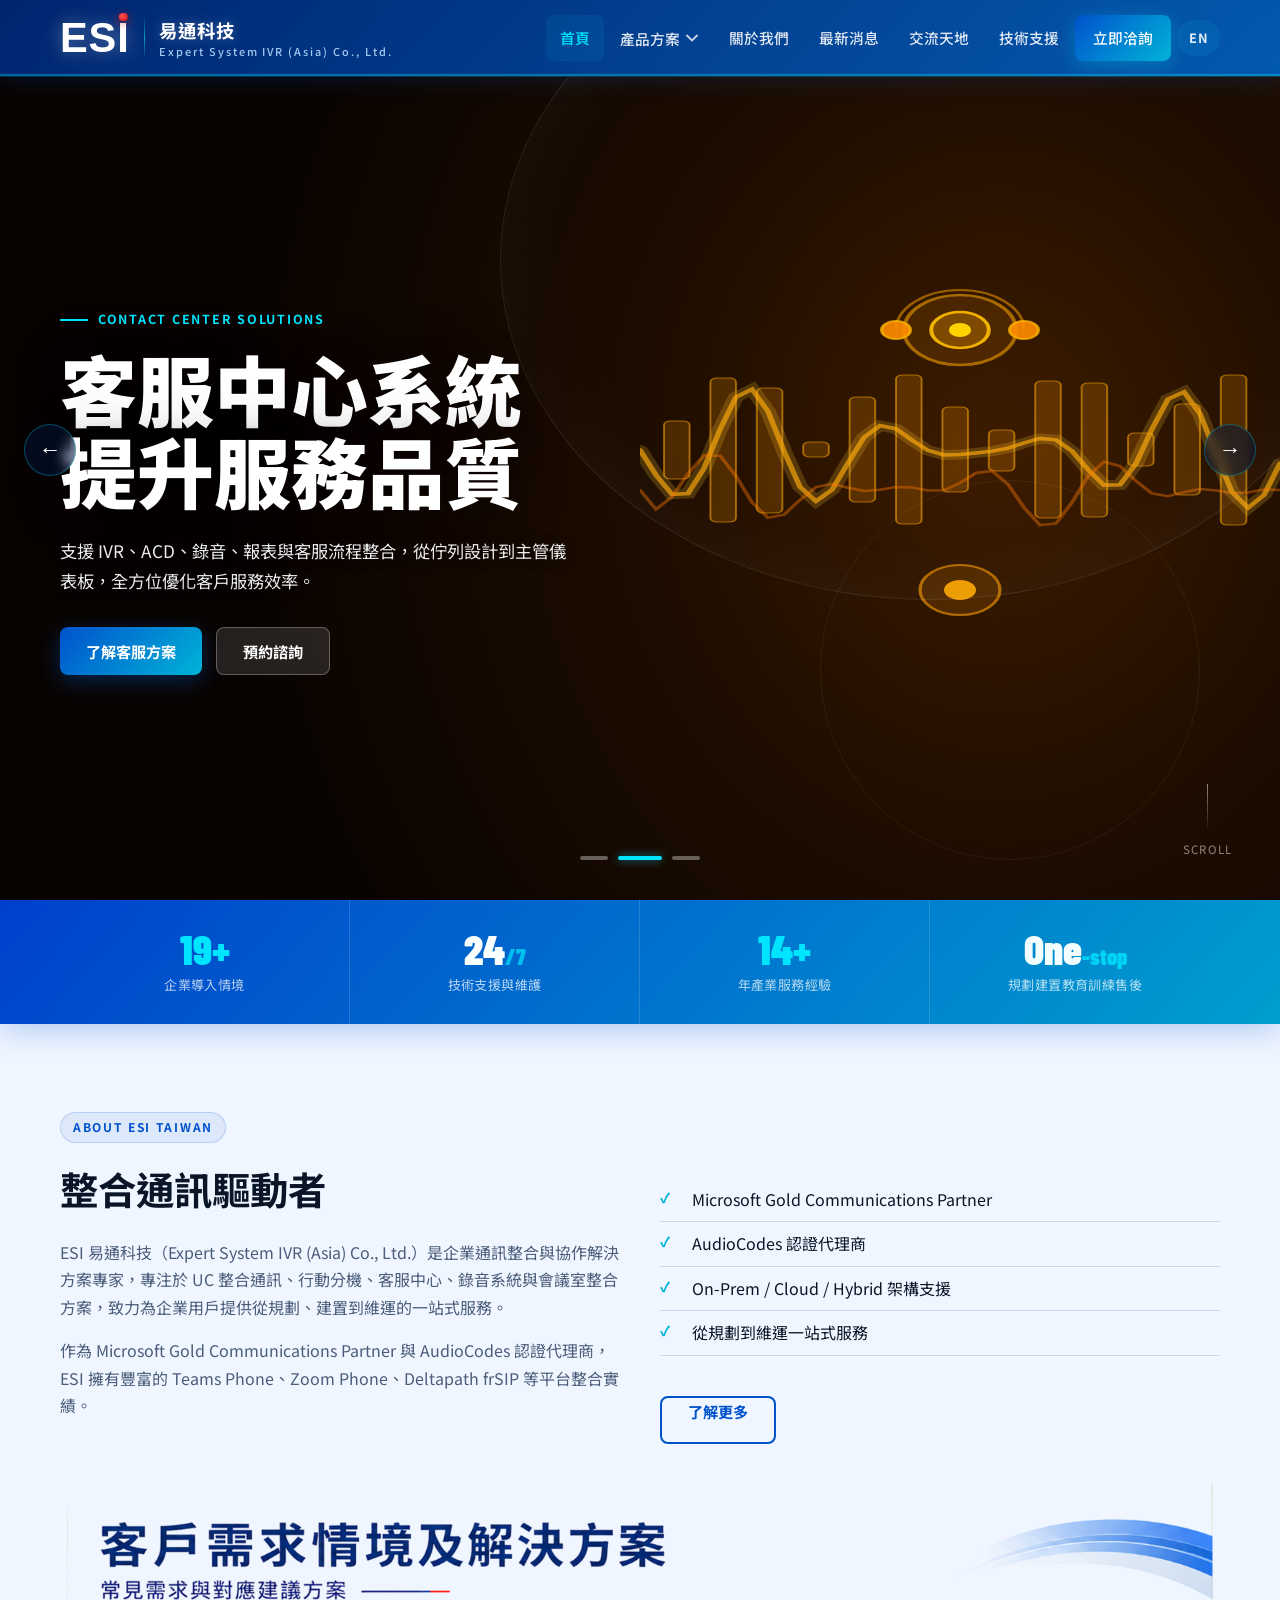
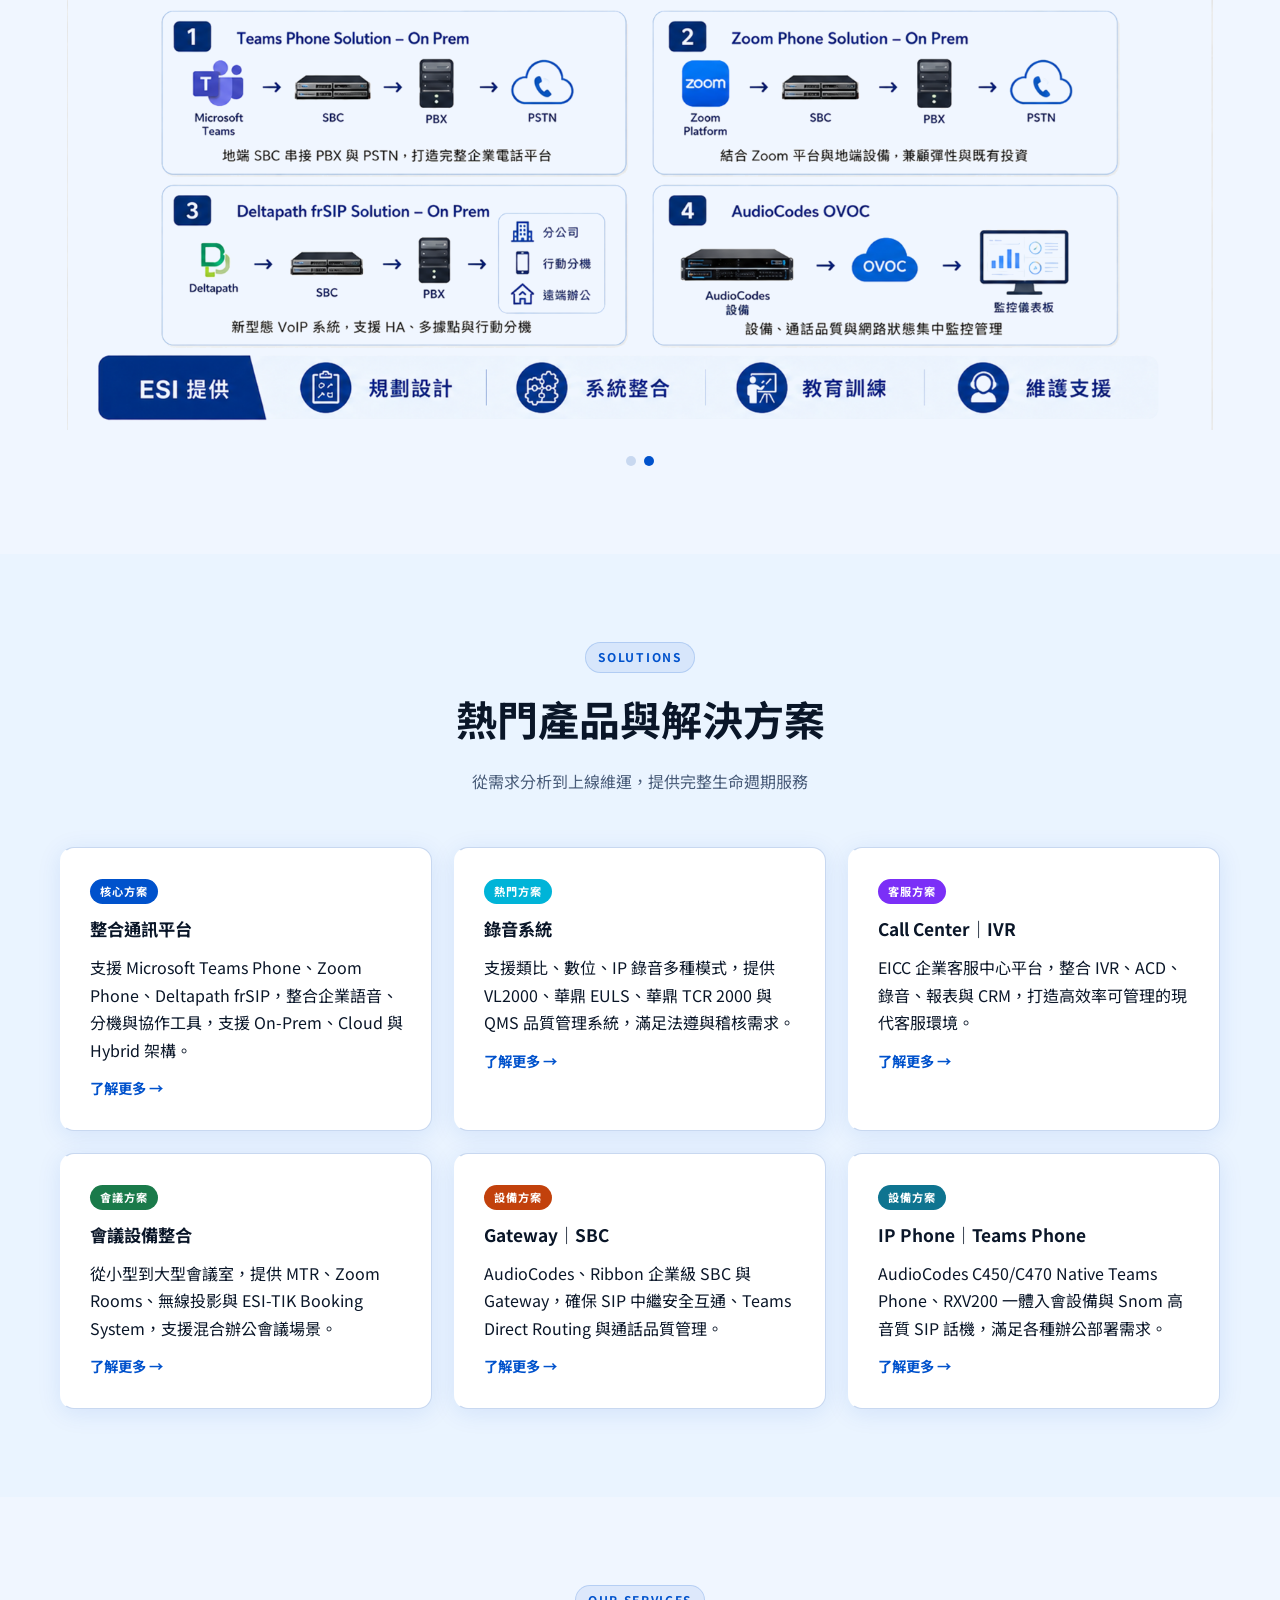
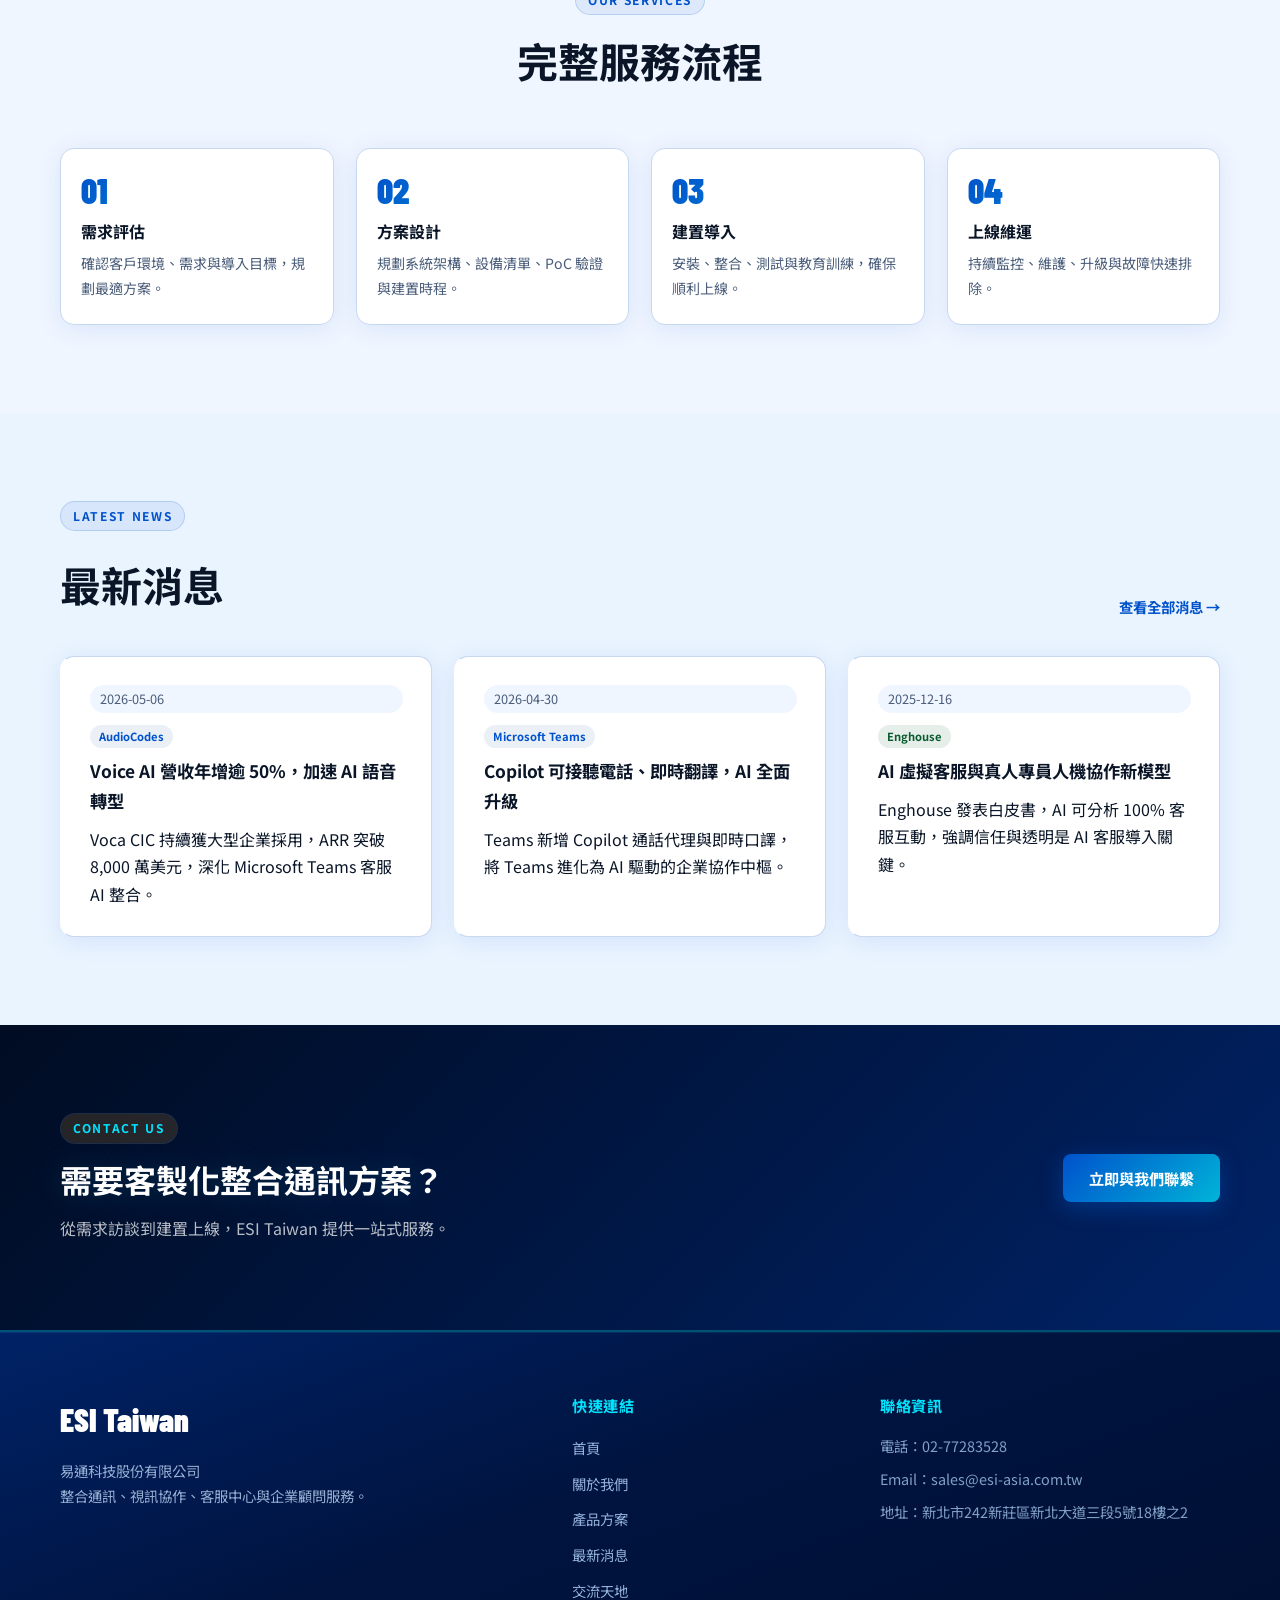
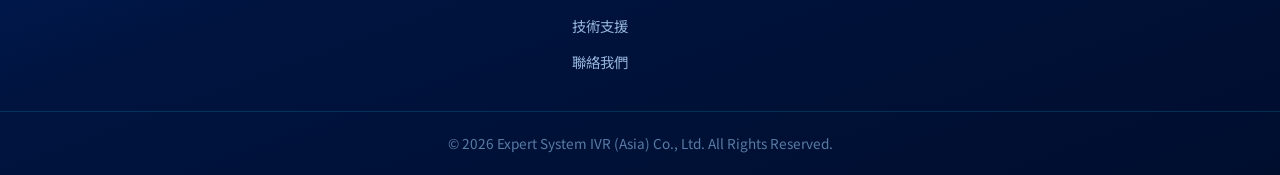
<file: index.html>
<!DOCTYPE html>
<html lang="zh-Hant">
<head>
  <meta charset="UTF-8" />
  <meta name="viewport" content="width=device-width, initial-scale=1.0" />
  <title data-i18n="index.meta.title">ESI Taiwan｜整合通訊與企業解決方案</title>
  <meta name="description" content="ESI Taiwan 提供整合通訊、視訊會議、客服系統與專業顧問服務。" data-i18n-attr="content:index.meta.desc" />
  <link rel="stylesheet" href="style.css" />
  <style>
    /* ── Brand logo inline ── */
    .brand-logo{display:inline-flex;align-items:center;text-decoration:none;gap:0}
    .brand-esi-mark{display:inline-flex;align-items:flex-start;position:relative;line-height:1}
    .brand-esi-es{font-family:'Arial Black','Arial',sans-serif;font-size:2.6rem;font-weight:900;font-style:normal;color:#fff;letter-spacing:.02em;line-height:1;text-shadow:0 0 18px rgba(255,255,255,.35)}
    .brand-esi-i-wrap{position:relative;display:inline-flex;align-items:flex-start}
    .brand-esi-i{font-family:'Arial Black','Arial',sans-serif;font-size:2.6rem;font-weight:900;font-style:normal;color:#fff;line-height:1;letter-spacing:.02em;text-shadow:0 0 18px rgba(255,255,255,.35)}
    .brand-esi-dot{position:absolute;top:-.28em;left:50%;transform:translateX(-50%);width:.52em;height:.52em;border-radius:50%;background:radial-gradient(circle at 38% 35%,#ff5555,#cc1111);box-shadow:0 2px 10px rgba(200,0,0,.7)}
    .brand-divider{width:1.5px;height:44px;background:linear-gradient(to bottom,transparent,rgba(0,229,255,.6),transparent);margin:0 14px}
    .brand-wordmark{display:flex;flex-direction:column;line-height:1;gap:2px}
    .brand-sub{font-family:'Noto Sans TC',sans-serif;font-size:.68rem;font-weight:500;color:rgba(180,220,255,.9);letter-spacing:.18em;margin-top:3px}
  </style>
</head>
<body>

<!-- ── HEADER ── -->
<header class="site-header" id="siteHeader">
  <div class="container nav-wrap">
    <a class="brand-logo" href="index.html">
      <span class="brand-esi-mark">
        <span class="brand-esi-es">ES</span>
        <span class="brand-esi-i-wrap">
          <span class="brand-esi-i">I</span>
          <span class="brand-esi-dot"></span>
        </span>
      </span>
      <span class="brand-divider"></span>
      <span class="brand-wordmark">
        <span style="font-family:'Noto Sans TC',sans-serif;font-size:1.15rem;font-weight:700;color:#fff;letter-spacing:.06em;line-height:1.2;text-shadow:0 0 12px rgba(255,255,255,.25)">易通科技</span>
        <span class="brand-sub">Expert System IVR (Asia) Co., Ltd.</span>
      </span>
    </a>
    <button class="hamburger" id="hamburger" aria-label="選單" data-i18n-attr="aria-label:common.nav.menuAria">
      <span></span><span></span><span></span>
    </button>
    <ul class="main-nav" id="mainNav">
      <li><a href="index.html" class="active" data-i18n="common.nav.home">首頁</a></li>
      <li class="has-mega">
        <button><span data-i18n="common.nav.products">產品方案</span>
          <svg class="nav-arrow" viewBox="0 0 14 14" fill="none">
            <path d="M2 4.5L7 9.5L12 4.5" stroke="rgba(255,255,255,.8)" stroke-width="1.8" stroke-linecap="round"/>
          </svg>
        </button>
        <div class="mega-menu">
          <div class="mega-col">
            <h4 data-i18n="common.mega.uc">整合通訊</h4>
            <a href="products.html#uc">Microsoft Teams Phone</a>
            <a href="products.html#uc">Zoom Phone</a>
            <a href="products.html#uc">Deltapath frSIP</a>
            
          </div>
          <div class="mega-col">
            <h4 data-i18n="common.mega.recording">錄音系統</h4>
            <a href="products.html#recording">VL2000</a>
            <a href="products.html#recording" data-i18n="common.product.huadingEuls">華鼎 EULS</a>
            <a href="products.html#recording" data-i18n="common.product.huadingTcr">華鼎 TCR 2000</a>
            <a href="products.html#recording">QMS</a>
          </div>
          <div class="mega-col">
            <h4 data-i18n="common.mega.callcenter">Call Center｜IVR</h4>
            <a href="products.html#callcenter">EICC</a>
          </div>
          <div class="mega-col">
            <h4 data-i18n="common.mega.meeting">會議設備</h4>
            <a href="products.html#meeting-room">MTR</a>
            <a href="products.html#meeting-room">無線投影</a>
            <a href="products.html#meeting-room">ESI-TIK Booking System</a>
          </div>
          <div class="mega-col">
            <h4 data-i18n="common.mega.gateway">Gateway｜SBC</h4>
            <a href="products.html#gateway">AudioCodes</a>
            <a href="products.html#gateway">Ribbon</a>
          </div>
          <div class="mega-col">
            <h4 data-i18n="common.mega.ipphone">IP Phone｜Teams Phone</h4>
            <a href="products.html#ipphone">AudioCodes</a>
            <a href="products.html#ipphone">Snom</a>
          </div>
        </div>
      </li>
      <li><a href="about.html" data-i18n="common.nav.about">關於我們</a></li>
      <li><a href="news.html" data-i18n="common.nav.news">最新消息</a></li>
      <li><a href="community.html" data-i18n="common.nav.community">交流天地</a></li>
      <li><a href="support.html" data-i18n="common.nav.support">技術支援</a></li>
      <li><a href="contact.html" class="nav-cta" data-i18n="common.nav.contact">立即洽詢</a></li>
    </ul>
  </div>
</header>

<!-- ── HERO SLIDER ── -->
<section class="hero-slider" aria-label="首頁輪播" data-i18n-attr="aria-label:index.hero.sectionAria">

  <!-- Slide 1 -->
  <div class="slide active">
    <div class="slide-bg"></div>
    <div class="slide-deco"></div>
    <div class="container slide-content">
      <p class="slide-eyebrow">Unified Communication &amp; Collaboration</p>
      <h1 class="slide-title" data-i18n-html="index.hero1.title">整合通訊<br>打造無縫協作體驗</h1>
      <p class="slide-desc" data-i18n="index.hero1.desc">ESI Taiwan 協助企業整合 IP PBX、Microsoft Teams、視訊會議與客服中心，打造高效率的數位通訊環境。</p>
      <div class="slide-actions">
        <a class="btn btn-primary" href="contact.html" data-i18n="common.nav.contact">立即洽詢</a>
        <a class="btn btn-secondary" href="products.html" data-i18n="index.hero1.cta2">查看方案</a>
      </div>
    </div>
  </div>

  <!-- Slide 2 -->
  <div class="slide">
    <div class="slide-bg"></div>
    <div class="slide-deco"></div>
    <div class="container slide-content">
      <p class="slide-eyebrow">Contact Center Solutions</p>
      <h1 class="slide-title" data-i18n-html="index.hero2.title">客服中心系統<br>提升服務品質</h1>
      <p class="slide-desc" data-i18n="index.hero2.desc">支援 IVR、ACD、錄音、報表與客服流程整合，從佇列設計到主管儀表板，全方位優化客戶服務效率。</p>
      <div class="slide-actions">
        <a class="btn btn-primary" href="products.html#contact-center" data-i18n="index.hero2.cta1">了解客服方案</a>
        <a class="btn btn-secondary" href="contact.html" data-i18n="index.hero2.cta2">預約諮詢</a>
      </div>
    </div>
  </div>

  <!-- Slide 3 -->
  <div class="slide">
    <div class="slide-bg"></div>
    <div class="slide-deco"></div>
    <div class="container slide-content">
      <p class="slide-eyebrow">Meeting Room Integration</p>
      <h1 class="slide-title" data-i18n-html="index.hero3.title">會議設備整合<br>混合辦公新體驗</h1>
      <p class="slide-desc" data-i18n="index.hero3.desc">導入 MTR、USB 視訊會議設備、無線投影與環控系統，讓每一場遠端會議都像面對面溝通。</p>
      <div class="slide-actions">
        <a class="btn btn-primary" href="products.html#meeting-room" data-i18n="index.hero3.cta1">查看會議方案</a>
        <a class="btn btn-secondary" href="contact.html" data-i18n="common.cta.requestQuote">索取報價</a>
      </div>
    </div>
  </div>

  <!-- Controls -->
  <div class="slider-arrows">
    <button class="slider-arrow slider-prev" aria-label="上一張" data-i18n-attr="aria-label:index.hero.prevAria">&#8592;</button>
    <button class="slider-arrow slider-next" aria-label="下一張" data-i18n-attr="aria-label:index.hero.nextAria">&#8594;</button>
  </div>
  <div class="slider-nav" role="tablist">
    <button class="slider-dot active" aria-label="第 1 張" data-i18n-attr="aria-label:index.hero.dot1"></button>
    <button class="slider-dot" aria-label="第 2 張" data-i18n-attr="aria-label:index.hero.dot2"></button>
    <button class="slider-dot" aria-label="第 3 張" data-i18n-attr="aria-label:index.hero.dot3"></button>
  </div>
  <div class="scroll-hint">
    <div class="scroll-line"></div>
    <span>Scroll</span>
  </div>
</section>

<!-- ── STATS BAR ── -->
<div class="stats-bar">
  <div class="container">
    <div class="stats-inner">
      <div class="stat-item">
        <div class="stat-num"><span data-counter data-target="20" data-suffix="+">20+</span></div>
        <div class="stat-label" data-i18n="index.stats.label1">企業導入情境</div>
      </div>
      <div class="stat-item">
        <div class="stat-num">24<span style="font-size:1.4rem;opacity:.7">/7</span></div>
        <div class="stat-label" data-i18n="index.stats.label2">技術支援與維護</div>
      </div>
      <div class="stat-item">
        <div class="stat-num"><span data-counter data-target="15" data-suffix="+">15+</span></div>
        <div class="stat-label" data-i18n="index.stats.label3">年產業服務經驗</div>
      </div>
      <div class="stat-item">
        <div class="stat-num">One<span style="font-size:1.4rem;opacity:.8">-stop</span></div>
        <div class="stat-label" data-i18n="index.stats.label4">規劃建置教育訓練售後</div>
      </div>
    </div>
  </div>
</div>

<!-- ── ABOUT SECTION ── -->
<section class="section">
  <div class="container">
    <div style="display:grid;grid-template-columns:1fr 1fr;gap:40px;align-items:end;margin-bottom:32px">
      <div class="reveal-left">
        <span class="eyebrow">About ESI Taiwan</span>
        <h2 style="font-size:clamp(1.7rem,3vw,2.5rem);margin:12px 0 18px" data-i18n="index.about.title">整合通訊驅動者</h2>
        <p style="color:var(--muted);margin-bottom:16px" data-i18n="index.about.p1">ESI 易通科技（Expert System IVR (Asia) Co., Ltd.）是企業通訊整合與協作解決方案專家，專注於 UC 整合通訊、行動分機、客服中心、錄音系統與會議室整合方案，致力為企業用戶提供從規劃、建置到維運的一站式服務。</p>
        <p style="color:var(--muted);margin-bottom:24px" data-i18n="index.about.p2">作為 Microsoft Gold Communications Partner 與 AudioCodes 認證代理商，ESI 擁有豐富的 Teams Phone、Zoom Phone、Deltapath frSIP 等平台整合實績。</p>
      </div>
      <div class="reveal-right">
        <ul class="check-list">
          <li>Microsoft Gold Communications Partner</li>
          <li data-i18n="index.about.li2">AudioCodes 認證代理商</li>
          <li data-i18n="index.about.li3">On-Prem / Cloud / Hybrid 架構支援</li>
          <li data-i18n="index.about.li4">從規劃到維運一站式服務</li>
        </ul>
        <a class="btn btn-outline" href="about.html" style="margin-top:24px;display:inline-block" data-i18n="common.cta.learnMore">了解更多</a>
      </div>
    </div>
    <!-- 自動輪播圖片（全寬） -->
    <div id="aboutSlider" style="position:relative;overflow:hidden;border-radius:16px;margin-top:8px">
      <div id="aboutSlide0" class="about-slide"><img src="assets/core.png" alt="ESI 核心能力" style="width:100%;border-radius:16px"/></div>
      <div id="aboutSlide1" class="about-slide" style="display:none"><img src="assets/solution.png" alt="ESI 解決方案" style="width:100%;border-radius:16px"/></div>
    </div>
    <!-- 指示點 -->
    <div style="display:flex;justify-content:center;gap:8px;margin-top:12px">
      <button id="adot0" onclick="goAboutSlide(0)" style="width:10px;height:10px;border-radius:50%;border:none;background:#0052cc;cursor:pointer;padding:0"></button>
      <button id="adot1" onclick="goAboutSlide(1)" style="width:10px;height:10px;border-radius:50%;border:none;background:#c8d8f0;cursor:pointer;padding:0"></button>
    </div>
  </div>
</section>
<script>
(function(){
  var cur = 0;
  var total = 2;
  function goAboutSlide(n){
    document.getElementById('aboutSlide'+cur).style.display='none';
    document.getElementById('adot'+cur).style.background='#c8d8f0';
    cur = n;
    document.getElementById('aboutSlide'+cur).style.display='block';
    document.getElementById('adot'+cur).style.background='#0052cc';
  }
  window.goAboutSlide = goAboutSlide;
  setInterval(function(){ goAboutSlide((cur+1)%total); }, 4000);
})();
</script>

<!-- ── SOLUTIONS ── -->
<section class="section section-alt">
  <div class="container">
    <div class="section-heading reveal">
      <span class="eyebrow">Solutions</span>
      <h2 data-i18n="index.solutions.title">熱門產品與解決方案</h2>
      <p data-i18n="index.solutions.desc">從需求分析到上線維運，提供完整生命週期服務</p>
    </div>
    <div class="cards three-cols stagger">
      <article class="card product-card">
        <div class="tag" style="background:var(--primary)" data-i18n="index.solutions.card1.tag">核心方案</div>
        <h3 data-i18n="common.mega.uc">整合通訊平台</h3>
        <p data-i18n="index.solutions.card1.desc">支援 Microsoft Teams Phone、Zoom Phone、Deltapath frSIP，整合企業語音、分機與協作工具，支援 On-Prem、Cloud 與 Hybrid 架構。</p>
        <a class="text-link" href="products.html#uc" data-i18n="common.cta.learnMore">了解更多 →</a>
      </article>
      <article class="card product-card">
        <div class="tag" style="background:var(--accent)" data-i18n="index.solutions.card2.tag">熱門方案</div>
        <h3 data-i18n="common.mega.recording">錄音系統</h3>
        <p data-i18n="index.solutions.card2.desc">支援類比、數位、IP 錄音多種模式，提供 VL2000、華鼎 EULS、華鼎 TCR 2000 與 QMS 品質管理系統，滿足法遵與稽核需求。</p>
        <a class="text-link" href="products.html#recording" data-i18n="common.cta.learnMore">了解更多 →</a>
      </article>
      <article class="card product-card">
        <div class="tag" style="background:#7b2ff7" data-i18n="index.solutions.card3.tag">客服方案</div>
        <h3>Call Center｜IVR</h3>
        <p data-i18n="index.solutions.card3.desc">EICC 企業客服中心平台，整合 IVR、ACD、錄音、報表與 CRM，打造高效率可管理的現代客服環境。</p>
        <a class="text-link" href="products.html#callcenter" data-i18n="common.cta.learnMore">了解更多 →</a>
      </article>
      <article class="card product-card">
        <div class="tag" style="background:#1a7a4a" data-i18n="index.solutions.card4.tag">會議方案</div>
        <h3 data-i18n="common.mega.meeting">會議設備整合</h3>
        <p data-i18n="index.solutions.card4.desc">從小型到大型會議室，提供 MTR、Zoom Rooms、無線投影與 ESI-TIK Booking System，支援混合辦公會議場景。</p>
        <a class="text-link" href="products.html#meeting-room" data-i18n="common.cta.learnMore">了解更多 →</a>
      </article>
      <article class="card product-card">
        <div class="tag" style="background:#c2410c" data-i18n="index.solutions.card5.tag">設備方案</div>
        <h3>Gateway｜SBC</h3>
        <p data-i18n="index.solutions.card5.desc">AudioCodes、Ribbon 企業級 SBC 與 Gateway，確保 SIP 中繼安全互通、Teams Direct Routing 與通話品質管理。</p>
        <a class="text-link" href="products.html#gateway" data-i18n="common.cta.learnMore">了解更多 →</a>
      </article>
      <article class="card product-card">
        <div class="tag" style="background:#0e7490" data-i18n="index.solutions.card5.tag">設備方案</div>
        <h3>IP Phone｜Teams Phone</h3>
        <p data-i18n="index.solutions.card6.desc">AudioCodes C450/C470 Native Teams Phone、RXV200 一體入會設備與 Snom 高音質 SIP 話機，滿足各種辦公部署需求。</p>
        <a class="text-link" href="products.html#ipphone" data-i18n="common.cta.learnMore">了解更多 →</a>
      </article>
    </div>
  </div>
</section>

<!-- ── SERVICES DETAIL ── -->
<section class="section">
  <div class="container">
    <div class="section-heading reveal">
      <span class="eyebrow">Our Services</span>
      <h2 data-i18n="index.process.title">完整服務流程</h2>
    </div>
    <div class="timeline stagger">
      <div class="timeline-item">
        <strong>01</strong>
        <div>
          <h3 data-i18n="index.process.step1.title">需求評估</h3>
          <p data-i18n="index.process.step1.desc">確認客戶環境、需求與導入目標，規劃最適方案。</p>
        </div>
      </div>
      <div class="timeline-item">
        <strong>02</strong>
        <div>
          <h3 data-i18n="index.process.step2.title">方案設計</h3>
          <p data-i18n="index.process.step2.desc">規劃系統架構、設備清單、PoC 驗證與建置時程。</p>
        </div>
      </div>
      <div class="timeline-item">
        <strong>03</strong>
        <div>
          <h3 data-i18n="index.process.step3.title">建置導入</h3>
          <p data-i18n="index.process.step3.desc">安裝、整合、測試與教育訓練，確保順利上線。</p>
        </div>
      </div>
      <div class="timeline-item">
        <strong>04</strong>
        <div>
          <h3 data-i18n="index.process.step4.title">上線維運</h3>
          <p data-i18n="index.process.step4.desc">持續監控、維護、升級與故障快速排除。</p>
        </div>
      </div>
    </div>
  </div>
</section>

<!-- ── NEWS ── -->
<section class="section section-alt">
  <div class="container">
    <div class="section-heading row-between reveal" style="display:flex;justify-content:space-between;align-items:flex-end;text-align:left;margin-bottom:36px">
      <div>
        <span class="eyebrow">Latest News</span>
        <h2 style="margin:8px 0 0" data-i18n="index.news.title">最新消息</h2>
      </div>
      <a class="text-link" href="news.html" data-i18n="index.news.viewAll">查看全部消息 →</a>
    </div>
    <div class="cards three-cols stagger">
      <article class="card news-card">
        <span class="news-date">2026-05-06</span>
        <span style="display:inline-block;padding:2px 9px;border-radius:99px;font-size:.7rem;font-weight:700;background:rgba(11,61,145,.08);color:var(--primary);margin-bottom:8px">AudioCodes</span>
        <h3>Voice AI 營收年增逾 50%，加速 AI 語音轉型</h3>
        <p>Voca CIC 持續獲大型企業採用，ARR 突破 8,000 萬美元，深化 Microsoft Teams 客服 AI 整合。</p>
      </article>
      <article class="card news-card">
        <span class="news-date">2026-04-30</span>
        <span style="display:inline-block;padding:2px 9px;border-radius:99px;font-size:.7rem;font-weight:700;background:rgba(11,61,145,.08);color:var(--primary);margin-bottom:8px">Microsoft Teams</span>
        <h3>Copilot 可接聽電話、即時翻譯，AI 全面升級</h3>
        <p>Teams 新增 Copilot 通話代理與即時口譯，將 Teams 進化為 AI 驅動的企業協作中樞。</p>
      </article>
      <article class="card news-card">
        <span class="news-date">2025-12-16</span>
        <span style="display:inline-block;padding:2px 9px;border-radius:99px;font-size:.7rem;font-weight:700;background:rgba(10,92,48,.1);color:#0a5c30;margin-bottom:8px">Enghouse</span>
        <h3>AI 虛擬客服與真人專員人機協作新模型</h3>
        <p>Enghouse 發表白皮書，AI 可分析 100% 客服互動，強調信任與透明是 AI 客服導入關鍵。</p>
      </article>
    </div>
  </div>
</section>

<!-- ── CTA ── -->
<section class="section cta-section">
  <div class="container cta-box reveal">
    <div>
      <span class="eyebrow" style="color:var(--accent2);background:rgba(245,166,35,.15)">Contact Us</span>
      <h2 data-i18n="index.cta.title">需要客製化整合通訊方案？</h2>
      <p data-i18n="index.cta.desc">從需求訪談到建置上線，ESI Taiwan 提供一站式服務。</p>
    </div>
    <a class="btn btn-primary" href="contact.html" data-i18n="index.cta.button">立即與我們聯繫</a>
  </div>
</section>

<!-- ── FOOTER ── -->
<footer class="site-footer">
  <div class="container footer-grid">
    <div>
      <div class="brand-footer">ESI Taiwan</div>
      <p>易通科技股份有限公司<br><span data-i18n="common.footer.tagline">整合通訊、視訊協作、客服中心與企業顧問服務。</span></p>
    </div>
    <div>
      <h4 data-i18n="common.footer.quicklinks">快速連結</h4>
      <ul class="footer-links">
        <li><a href="index.html" data-i18n="common.nav.home">首頁</a></li>
        <li><a href="about.html" data-i18n="common.nav.about">關於我們</a></li>
        <li><a href="products.html" data-i18n="common.nav.products">產品方案</a></li>
        <li><a href="news.html" data-i18n="common.nav.news">最新消息</a></li>
        <li><a href="community.html" data-i18n="common.nav.community">交流天地</a></li>
        <li><a href="support.html" data-i18n="common.nav.support">技術支援</a></li>
        <li><a href="contact.html" data-i18n="common.nav.contact">聯絡我們</a></li>
      </ul>
    </div>
    <div>
      <h4 data-i18n="common.footer.contactInfo">聯絡資訊</h4>
      <ul class="footer-links">
        <li data-i18n="common.footer.phone">電話：02-77283528</li>
        <li data-i18n="common.footer.email">Email：sales@esi-asia.com.tw</li>
        <li data-i18n="common.footer.address">地址：新北市242新莊區新北大道三段5號18樓之2</li>
      </ul>
    </div>
  </div>
  <hr class="footer-divider">
  <div class="copyright container">© 2026 Expert System IVR (Asia) Co., Ltd. All Rights Reserved.</div>
</footer>

<script>
  window.ESI_I18N = { en: {
    'index.meta.title': 'ESI Taiwan | Unified Communications & Enterprise Solutions',
    'index.meta.desc': 'ESI Taiwan provides unified communications, video conferencing, contact center systems, and professional consulting services.',

    'index.hero.sectionAria': 'Homepage Carousel',
    'index.hero.prevAria': 'Previous slide',
    'index.hero.nextAria': 'Next slide',
    'index.hero.dot1': 'Slide 1',
    'index.hero.dot2': 'Slide 2',
    'index.hero.dot3': 'Slide 3',

    'index.hero1.title': 'Unified Communications<br>Built for Seamless Collaboration',
    'index.hero1.desc': 'ESI Taiwan helps enterprises integrate IP PBX, Microsoft Teams, video conferencing, and contact centers to build an efficient digital communication environment.',
    'index.hero1.cta2': 'View Solutions',

    'index.hero2.title': 'Contact Center Systems<br>Elevating Service Quality',
    'index.hero2.desc': 'Supporting IVR, ACD, call recording, reporting, and workflow integration — from queue design to supervisor dashboards — to fully optimize customer service efficiency.',
    'index.hero2.cta1': 'Explore Contact Center Solutions',
    'index.hero2.cta2': 'Schedule a Consultation',

    'index.hero3.title': 'Meeting Room Integration<br>A New Hybrid Work Experience',
    'index.hero3.desc': 'Deploy MTR, USB video conferencing devices, wireless screen sharing, and room control systems so every remote meeting feels face-to-face.',
    'index.hero3.cta1': 'View Meeting Room Solutions',

    'index.stats.label1': 'Enterprise Deployments',
    'index.stats.label2': 'Technical Support & Maintenance',
    'index.stats.label3': 'Years of Industry Experience',
    'index.stats.label4': 'Planning, Deployment, Training & Support',

    'index.about.title': 'Driving Unified Communications Forward',
    'index.about.p1': 'ESI (Expert System IVR (Asia) Co., Ltd.) specializes in enterprise communication integration and collaboration solutions, focusing on UC unified communications, mobile extensions, contact centers, call recording, and meeting room integration — delivering one-stop service from planning through deployment to ongoing operations.',
    'index.about.p2': 'As a Microsoft Gold Communications Partner and a certified AudioCodes reseller, ESI has an extensive track record integrating platforms such as Teams Phone, Zoom Phone, and Deltapath frSIP.',
    'index.about.li2': 'Certified AudioCodes Reseller',
    'index.about.li3': 'On-Prem / Cloud / Hybrid Architecture Support',
    'index.about.li4': 'One-Stop Service from Planning to Operations',

    'index.solutions.title': 'Featured Products & Solutions',
    'index.solutions.desc': 'Full lifecycle service from needs analysis to deployment and operations',
    'index.solutions.card1.tag': 'Core Solution',
    'index.solutions.card1.desc': 'Supporting Microsoft Teams Phone, Zoom Phone, and Deltapath frSIP, integrating enterprise voice, extensions, and collaboration tools across On-Prem, Cloud, and Hybrid architectures.',
    'index.solutions.card2.tag': 'Popular Solution',
    'index.solutions.card2.desc': 'Supporting analog, digital, and IP recording modes, with VL2000, Multisuns EULS, Multisuns TCR 2000, and a QMS quality management system to meet compliance and audit requirements.',
    'index.solutions.card3.tag': 'Contact Center Solution',
    'index.solutions.card3.desc': 'The EICC enterprise contact center platform integrates IVR, ACD, call recording, reporting, and CRM to build an efficient, manageable modern customer service environment.',
    'index.solutions.card4.tag': 'Meeting Room Solution',
    'index.solutions.card4.desc': 'From small to large meeting rooms, offering MTR, Zoom Rooms, wireless screen sharing, and the ESI-TIK Booking System for hybrid meeting scenarios.',
    'index.solutions.card5.tag': 'Hardware Solution',
    'index.solutions.card5.desc': 'Enterprise-grade SBCs and gateways from AudioCodes and Ribbon, ensuring secure SIP trunk interoperability, Teams Direct Routing, and call quality management.',
    'index.solutions.card6.desc': 'AudioCodes C450/C470 native Teams phones, the RXV200 all-in-one meeting device, and Snom high-fidelity SIP phones to meet a wide range of office deployment needs.',

    'index.process.title': 'Our Complete Service Process',
    'index.process.step1.title': 'Requirements Assessment',
    'index.process.step1.desc': 'Confirm the customer\'s environment and needs, and define deployment goals and scope.',
    'index.process.step2.title': 'Solution Design',
    'index.process.step2.desc': 'Plan the system architecture, equipment list, PoC validation, and deployment timeline.',
    'index.process.step3.title': 'Deployment',
    'index.process.step3.desc': 'Installation, integration, testing, and training to ensure a smooth go-live.',
    'index.process.step4.title': 'Operations & Support',
    'index.process.step4.desc': 'Ongoing monitoring, maintenance, upgrades, and rapid troubleshooting.',

    'index.news.title': 'Latest News',
    'index.news.viewAll': 'View All News →',

    'index.cta.title': 'Need a Customized Unified Communications Solution?',
    'index.cta.desc': 'From requirements interviews to deployment, ESI Taiwan provides one-stop service.',
    'index.cta.button': 'Get in Touch With Us'
  }};
</script>
<script src="i18n.js"></script>
<script src="site.js"></script>
</body>
</html>
</file>
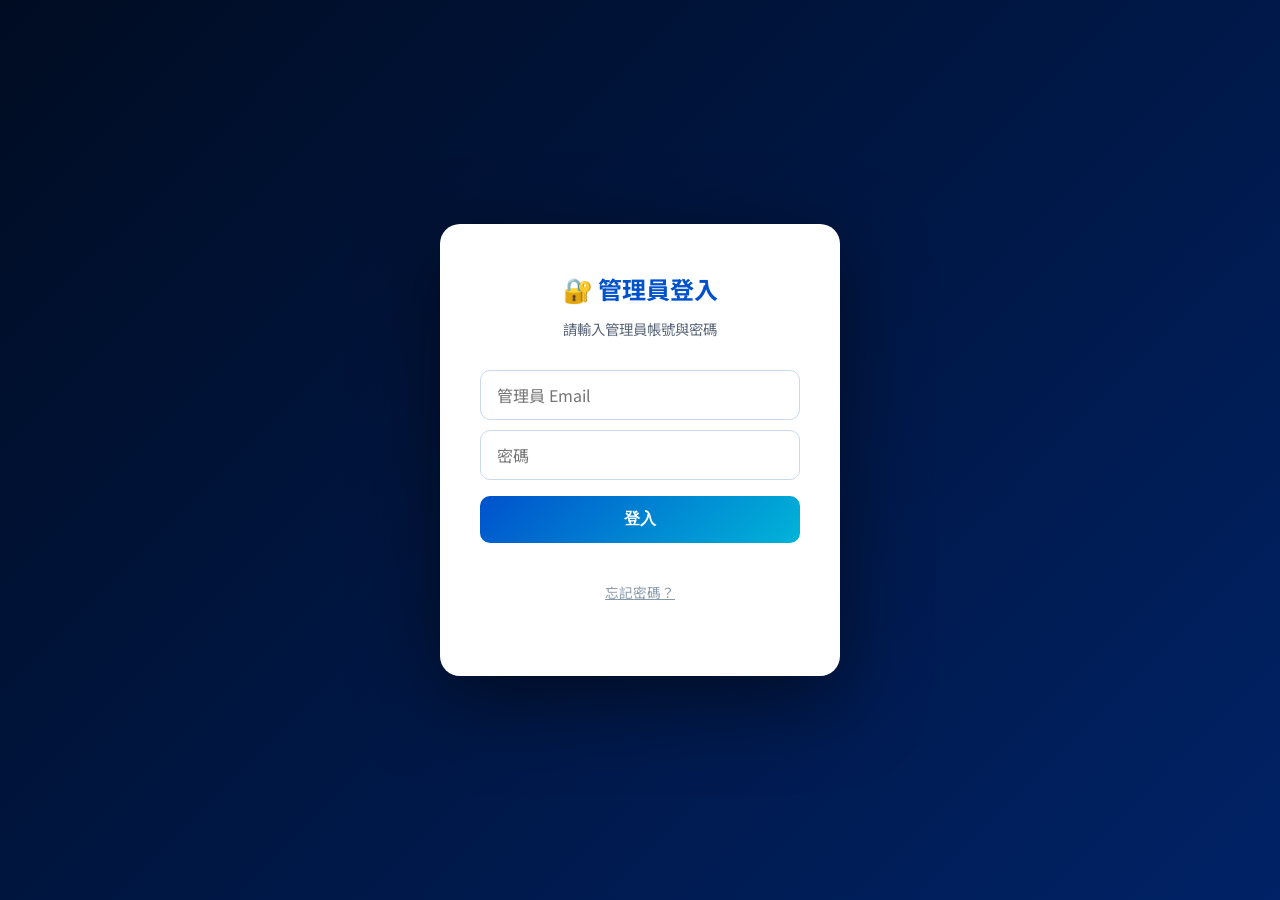
<file: admin-contact.html>
<!DOCTYPE html>
<html lang="zh-Hant">
<head>
  <meta charset="UTF-8"/>
  <meta name="viewport" content="width=device-width,initial-scale=1.0"/>
  <title>洽詢記錄管理｜ESI Taiwan</title>
  <link rel="stylesheet" href="style.css"/>
  <style>
    /* ── Brand logo inline ── */
    .brand-logo{display:inline-flex;align-items:center;text-decoration:none;gap:0}
    .brand-esi-mark{display:inline-flex;align-items:flex-start;position:relative;line-height:1}
    .brand-esi-es{font-family:'Arial Black','Arial',sans-serif;font-size:2.6rem;font-weight:900;font-style:normal;color:#fff;letter-spacing:.02em;line-height:1;text-shadow:0 0 18px rgba(255,255,255,.35)}
    .brand-esi-i-wrap{position:relative;display:inline-flex;align-items:flex-start}
    .brand-esi-i{font-family:'Arial Black','Arial',sans-serif;font-size:2.6rem;font-weight:900;font-style:normal;color:#fff;line-height:1;letter-spacing:.02em;text-shadow:0 0 18px rgba(255,255,255,.35)}
    .brand-esi-dot{position:absolute;top:-.28em;left:50%;transform:translateX(-50%);width:.52em;height:.52em;border-radius:50%;background:radial-gradient(circle at 38% 35%,#ff5555,#cc1111);box-shadow:0 2px 10px rgba(200,0,0,.7)}
    .brand-divider{width:1.5px;height:44px;background:linear-gradient(to bottom,transparent,rgba(0,229,255,.6),transparent);margin:0 14px}
    .brand-wordmark{display:flex;flex-direction:column;line-height:1;gap:2px}
    .brand-sub{font-family:'Noto Sans TC',sans-serif;font-size:.68rem;font-weight:500;color:rgba(180,220,255,.9);letter-spacing:.18em;margin-top:3px}

    /* ── Login overlay ── */
    #loginOverlay{
      position:fixed;inset:0;
      background:linear-gradient(135deg,#000c22 0%,#002266 100%);
      display:flex;align-items:center;justify-content:center;
      z-index:999;
    }
    .login-box{
      background:#fff;border-radius:20px;
      padding:44px 40px;width:100%;max-width:400px;
      box-shadow:0 24px 80px rgba(0,0,0,.5);
      text-align:center;
    }
    .login-box h2{margin:0 0 8px;color:#0052cc;font-size:1.5rem}
    .login-box p{color:#5a6678;font-size:.9rem;margin:0 0 28px}
    .login-box input{
      width:100%;box-sizing:border-box;
      padding:12px 16px;border:1.5px solid #c8d8f0;
      border-radius:10px;font-size:1rem;font-family:inherit;
      outline:none;transition:border-color .2s;
    }
    .login-box input:focus{border-color:#0052cc;box-shadow:0 0 0 3px rgba(0,82,204,.12)}
    .login-box button{
      width:100%;margin-top:16px;
      padding:13px;border:none;border-radius:10px;
      background:linear-gradient(135deg,#0052cc,#00b4d8);
      color:#fff;font-size:1rem;font-weight:700;
      cursor:pointer;transition:opacity .2s;
    }
    .login-box button:hover{opacity:.88}
    #loginError{color:#cc2200;font-size:.85rem;margin-top:10px;min-height:1.2em}

    /* ── Admin layout ── */
    body{padding-top:var(--nav-h)}
    .admin-wrap{max-width:1100px;margin:0 auto;padding:40px 20px}

    /* stats row */
    .stat-cards{display:grid;grid-template-columns:repeat(4,1fr);gap:16px;margin-bottom:32px}
    .stat-card{
      background:#fff;border-radius:14px;padding:20px 22px;
      border:1px solid var(--border);box-shadow:var(--shadow);
      text-align:center;
    }
    .stat-card .num{font-size:2rem;font-weight:900;color:var(--primary);line-height:1}
    .stat-card .lbl{font-size:.82rem;color:var(--muted);margin-top:4px}

    /* toolbar */
    .admin-toolbar{
      display:flex;align-items:center;justify-content:space-between;
      flex-wrap:wrap;gap:12px;margin-bottom:20px;
    }
    .filter-chips{display:flex;flex-wrap:wrap;gap:8px}
    .chip{padding:6px 16px;border-radius:99px;border:1.5px solid var(--border);
          background:var(--surface);color:var(--muted);
          font-size:.82rem;font-weight:600;cursor:pointer;
          transition:all .2s;font-family:inherit}
    .chip.active,.chip:hover{background:var(--primary);border-color:var(--primary);color:#fff}

    /* table */
    .enq-table{width:100%;border-collapse:collapse;font-size:.9rem}
    .enq-table th{
      background:var(--primary);color:#fff;
      padding:12px 14px;text-align:left;font-weight:700;
      font-size:.82rem;letter-spacing:.04em;
    }
    .enq-table th:first-child{border-radius:10px 0 0 0}
    .enq-table th:last-child{border-radius:0 10px 0 0}
    .enq-table td{
      padding:12px 14px;border-bottom:1px solid var(--border);
      vertical-align:top;color:var(--text);
    }
    .enq-table tr:last-child td{border-bottom:none}
    .enq-table tr:nth-child(even) td{background:rgba(0,82,204,.03)}
    .enq-table tr:hover td{background:rgba(0,82,204,.06)}

    /* type badge */
    .type-badge{
      display:inline-block;padding:2px 10px;border-radius:99px;
      font-size:.72rem;font-weight:700;white-space:nowrap;
      background:rgba(0,82,204,.10);color:var(--primary);
    }

    /* message expand */
    .msg-short{cursor:pointer;color:var(--muted)}
    .msg-full{display:none;margin-top:6px;color:var(--text);white-space:pre-wrap;line-height:1.6}
    .msg-toggle{font-size:.75rem;color:var(--primary);cursor:pointer;margin-top:4px;display:inline-block}

    /* del button */
    .del-btn{
      padding:5px 12px;border-radius:7px;border:1.5px solid rgba(200,50,30,.3);
      background:rgba(200,50,30,.07);color:#c03010;
      font-size:.78rem;font-weight:700;cursor:pointer;
      transition:all .2s;white-space:nowrap;
    }
    .del-btn:hover{background:rgba(200,50,30,.18);border-color:rgba(200,50,30,.6)}

    /* empty / loading */
    .table-msg{text-align:center;padding:48px 0;color:var(--muted);font-size:.95rem}

    /* api bar */
    .api-bar{
      display:flex;align-items:center;gap:8px;font-size:.78rem;
      margin-bottom:20px;padding:8px 14px;border-radius:8px;
      background:var(--surface);border:1px solid var(--border);
    }
    .api-dot{width:8px;height:8px;border-radius:50%;flex-shrink:0;background:#ccc;transition:background .3s}
    .api-dot.ok{background:#0a5c30}
    .api-dot.err{background:#c03010}
    .api-dot.loading{background:#f5a623;animation:blink .8s infinite}
    @keyframes blink{0%,100%{opacity:1}50%{opacity:.3}}

    @media(max-width:900px){
      .stat-cards{grid-template-columns:repeat(2,1fr)}
      .enq-table{font-size:.78rem}
      .enq-table th:nth-child(3),
      .enq-table td:nth-child(3){display:none}
    }
  </style>
</head>
<body>

<!-- ── LOGIN OVERLAY ── -->
<div id="loginOverlay">
  <div class="login-box">
    <h2>🔐 管理員登入</h2>
    <p>請輸入管理員帳號與密碼</p>
    <input type="email" id="adminEmail" placeholder="管理員 Email" autocomplete="username" style="margin-bottom:10px"/>
    <input type="password" id="adminKeyInput" placeholder="密碼" autocomplete="current-password"/>
    <button id="loginBtn">登入</button>
    <div id="loginError"></div>
    <p style="margin-top:12px;font-size:.85rem;text-align:center"><a href="#" onclick="showForgot(event)" style="color:#8899aa">忘記密碼？</a></p>
    <div id="forgotForm" style="display:none;margin-top:16px;border-top:1px solid #e0e8f0;padding-top:16px">
      <p style="font-size:.88rem;color:#5a6678;margin-bottom:10px">輸入管理員 Email，發送重置連結</p>
      <input type="email" id="forgotEmail" placeholder="管理員 Email" style="width:100%;box-sizing:border-box;padding:10px 14px;border:1.5px solid #c8d8f0;border-radius:10px;font-size:.95rem;font-family:inherit;outline:none;margin-bottom:8px"/>
      <button onclick="sendForgot()" style="width:100%;padding:11px;border:none;border-radius:10px;background:linear-gradient(135deg,#0052cc,#00b4d8);color:#fff;font-size:.95rem;font-weight:700;cursor:pointer">發送重置連結</button>
      <div id="forgotMsg" style="font-size:.85rem;margin-top:8px;min-height:1.2em"></div>
      <p style="margin-top:8px;font-size:.85rem;text-align:center"><a href="#" onclick="showForgot(event,false)" style="color:#8899aa">← 返回登入</a></p>
    </div>
  </div>
</div>

<!-- ── HEADER ── -->
<header class="site-header" id="siteHeader">
  <div class="container nav-wrap">
    <a class="brand-logo" href="index.html">
      <span class="brand-esi-mark">
        <span class="brand-esi-es">ES</span>
        <span class="brand-esi-i-wrap">
          <span class="brand-esi-i">I</span>
          <span class="brand-esi-dot"></span>
        </span>
      </span>
      <span class="brand-divider"></span>
      <span class="brand-wordmark">
        <span style="font-family:'Noto Sans TC',sans-serif;font-size:1.15rem;font-weight:700;color:#fff;letter-spacing:.06em;line-height:1.2">易通科技</span>
        <span class="brand-sub">Expert System IVR (Asia) Co., Ltd.</span>
      </span>
    </a>
    <ul class="main-nav" style="gap:0">
      <li id="navRepair"><a href="admin-repair.html" style="color:rgba(255,255,255,.75);font-size:.9rem">🛠️ 報修管理</a></li>
      <li id="navNews"><a href="admin-news.html" style="color:rgba(255,255,255,.75);font-size:.9rem">📰 文章審核</a></li>
      <li id="navAdminUsers" style="display:none"><a href="admin-users.html" style="color:rgba(255,255,255,.75);font-size:.9rem">👑 管理員管理</a></li>
      <li><a href="index.html" style="color:rgba(255,255,255,.75);font-size:.9rem">← 回到網站</a></li>
    </ul>
  </div>
</header>

<!-- ── 權限不足畫面 ── -->
<div id="deniedScreen" class="admin-wrap" style="display:none;text-align:center;padding:80px 20px">
  <div style="font-size:3.5rem;margin-bottom:16px">🚫</div>
  <h2 style="color:#c03010;margin-bottom:8px">權限不足</h2>
  <p style="color:var(--muted)">您的帳號沒有「洽詢管理」模組的存取權限，請聯絡超級管理員協助開通。</p>
</div>

<!-- ── MAIN ── -->
<main class="admin-wrap" id="mainContent" style="display:none">
  <div style="margin-bottom:28px">
    <span class="eyebrow">Admin Panel</span>
    <h1 style="font-size:clamp(1.6rem,3vw,2.2rem);margin:10px 0 6px">洽詢記錄管理</h1>
    <p style="color:var(--muted)">來自官網聯絡表單的所有洽詢記錄</p>
  </div>

  <!-- stats -->
  <div class="stat-cards" id="statCards">
    <div class="stat-card"><div class="num" id="statTotal">—</div><div class="lbl">總洽詢數</div></div>
    <div class="stat-card"><div class="num" id="statToday">—</div><div class="lbl">今日新增</div></div>
    <div class="stat-card"><div class="num" id="statWeek">—</div><div class="lbl">本週新增</div></div>
    <div class="stat-card"><div class="num" id="statUnread">—</div><div class="lbl">本月新增</div></div>
  </div>

  <div class="api-bar" style="display:flex;justify-content:space-between;align-items:center">
    <div style="display:flex;align-items:center;gap:8px">
      <span class="api-dot loading" id="apiDot"></span>
      <span id="apiStatus">載入中…</span>
    </div>
    <div style="display:flex;align-items:center;gap:10px">
      <div id="adminBadge" style="display:none;align-items:center;gap:10px;background:linear-gradient(135deg,#0052cc,#00b4d8);color:#fff;padding:8px 18px;border-radius:99px;font-size:.9rem;font-weight:700;box-shadow:0 4px 12px rgba(0,82,204,.3)">
        <span style="font-size:1.1rem">👤</span>
        <span id="adminBadgeName"></span>
      </div>
      <button id="logoutBtn" onclick="adminLogout()" style="display:none;padding:8px 18px;border-radius:99px;border:1.5px solid #e0e8f0;background:#fff;color:var(--muted);font-family:inherit;font-size:.85rem;cursor:pointer">登出</button>
    </div>
  </div>

  <div class="admin-toolbar">
    <div class="filter-chips" id="filterChips">
      <button class="chip active" data-type="all">全部</button>
      <button class="chip" data-type="整合通訊">整合通訊</button>
      <button class="chip" data-type="錄音系統">錄音系統</button>
      <button class="chip" data-type="Call Center｜IVR">Call Center｜IVR</button>
      <button class="chip" data-type="會議設備">會議設備</button>
      <button class="chip" data-type="Gateway｜SBC">Gateway｜SBC</button>
      <button class="chip" data-type="IP Phone｜Teams Phone">IP Phone｜Teams Phone</button>
      <button class="chip" data-type="其他">其他</button>
    </div>
    <button class="chip" onclick="load(currentType)" style="border-color:var(--accent);color:var(--accent)">🔄 重新整理</button>
  </div>

  <div style="overflow-x:auto;border-radius:12px;border:1px solid var(--border);box-shadow:var(--shadow)">
    <table class="enq-table">
      <thead>
        <tr>
          <th style="width:140px">時間</th>
          <th style="width:90px">姓名</th>
          <th style="width:130px">公司</th>
          <th style="width:170px">Email</th>
          <th style="width:110px">電話</th>
          <th style="width:80px">需求</th>
          <th>說明內容</th>
          <th style="width:60px">操作</th>
        </tr>
      </thead>
      <tbody id="enqBody">
        <tr><td colspan="8" class="table-msg">載入中…</td></tr>
      </tbody>
    </table>
  </div>
</main>

<footer class="site-footer">
  <div class="container footer-grid">
    <div><div class="brand-footer">ESI Taiwan</div><p>後台管理介面 — 僅限授權人員使用</p></div>
    <div></div>
    <div><h4>聯絡資訊</h4><ul class="footer-links"><li>電話：02-77283528</li><li>Email：sales@esi-asia.com.tw</li></ul></div>
  </div>
  <hr class="footer-divider">
  <div class="copyright container">© 2026 Expert System IVR (Asia) Co., Ltd. All Rights Reserved.</div>
</footer>

<script src="site.js"></script>
<script>
(function(){
  const API = '/api';
  let adminKey = '';
  window.currentType = 'all';
  let currentType = window.currentType;
  let allRows = [];

  /* ── LOGIN ── */
  const overlay   = document.getElementById('loginOverlay');
  const keyInput  = document.getElementById('adminKeyInput');
  const emailInput= document.getElementById('adminEmail');
  const loginBtn  = document.getElementById('loginBtn');
  const loginErr  = document.getElementById('loginError');

  // restore session
  const savedAdmin = sessionStorage.getItem('esi_admin');
  if (savedAdmin) {
    const _a = JSON.parse(savedAdmin);
    adminKey = _a.session_token || 'ESI@admin2026';
    overlay.style.display = 'none';
    document.getElementById('adminBadge').style.display='flex';
    document.getElementById('logoutBtn').style.display='block';
    document.getElementById('adminBadgeName').textContent=(_a.name||_a.email);
    if (applyRoleUI(_a)) {
      setTimeout(function(){ load('all'); }, 0);
    }
  }

  // 依角色與權限顯示/隱藏功能
  function applyRoleUI(admin){
    const isSuper = admin.role === 'super';
    const perms = admin.permissions || [];
    const hasContact = isSuper || perms.includes('contact');
    const hasRepair  = isSuper || perms.includes('repair');
    const hasNews    = isSuper || perms.includes('news');

    const navAdminUsers = document.getElementById('navAdminUsers');
    if (navAdminUsers) navAdminUsers.style.display = isSuper ? '' : 'none';
    const navRepair = document.getElementById('navRepair');
    if (navRepair) navRepair.style.display = hasRepair ? '' : 'none';
    const navNews = document.getElementById('navNews');
    if (navNews) navNews.style.display = hasNews ? '' : 'none';

    // 本頁（洽詢管理）需要 contact 權限，沒有則顯示拒絕畫面
    if (!hasContact) {
      document.getElementById('deniedScreen').style.display = 'block';
      document.getElementById('mainContent').style.display = 'none';
      return false;
    }
    document.getElementById('deniedScreen').style.display = 'none';
    document.getElementById('mainContent').style.display = 'block';
    return true;
  }

  async function tryLogin(){
    const email = emailInput.value.trim();
    const pass  = keyInput.value.trim();
    if (!email || !pass){ loginErr.textContent = '請輸入帳號與密碼'; return; }
    loginBtn.textContent = '驗證中…';
    loginBtn.disabled = true;
    try {
      const r = await fetch('/api/admin/login', {
        method: 'POST',
        headers: { 'Content-Type': 'application/json' },
        body: JSON.stringify({ email, password: pass })
      });
      const d = await r.json();
      if (!r.ok) {
        loginErr.textContent = d.error || '登入失敗';
        loginBtn.textContent = '登入';
        loginBtn.disabled = false;
        return;
      }
      adminKey = d.session_token;
      sessionStorage.setItem('esi_admin', JSON.stringify({...d.admin, session_token: d.session_token}));
      overlay.style.display = 'none';
      document.getElementById('adminBadge').style.display='flex';
      document.getElementById('logoutBtn').style.display='block';
      document.getElementById('adminBadgeName').textContent=(d.admin.name||d.admin.email);
      if (applyRoleUI(d.admin)) {
        load('all');
      }
    } catch(e){
      loginErr.textContent = '連線失敗，請確認 API 服務正常';
      loginBtn.textContent = '登入';
      loginBtn.disabled = false;
    }
  }

  loginBtn.addEventListener('click', tryLogin);
  keyInput.addEventListener('keydown', e => { if(e.key==='Enter') tryLogin(); });
  emailInput.addEventListener('keydown', e => { if(e.key==='Enter') keyInput.focus(); });

  /* ── LOAD ── */
  window.load = async function(type){
    currentType = window.currentType = type;
    setStatus('loading','載入中…');
    try {
      const q = type && type!=='all' ? `?type=${encodeURIComponent(type)}` : '';
      const r = await fetch(API + '/enquiries' + q, {
        headers: { 'x-session-token': adminKey }
      });
      const data = await r.json();
      if (!r.ok || !Array.isArray(data)) {
        setStatus('err', data.error || '載入失敗');
        renderRows([]);
        return;
      }
      allRows = data;
      renderRows(data);
      renderStats(data, true);
      setStatus('ok', `共 ${data.length} 筆，資料來源由 ESI 提供`);
    } catch(e){
      setStatus('err','載入失敗：'+e.message);
    }
  };

  /* ── RENDER ROWS ── */
  function renderRows(rows){
    const tbody = document.getElementById('enqBody');
    if(!rows.length){
      tbody.innerHTML = '<tr><td colspan="8" class="table-msg">目前沒有洽詢記錄</td></tr>';
      return;
    }
    tbody.innerHTML = rows.map(r => {
      const dt = new Date(r.created_at);
      const dateStr = dt.toLocaleDateString('zh-TW') + ' ' + dt.toLocaleTimeString('zh-TW',{hour:'2-digit',minute:'2-digit'});
      const msgShort = esc(r.message.slice(0,30)) + (r.message.length>30?'…':'');
      return `<tr>
        <td style="font-size:.8rem;color:var(--muted);white-space:nowrap">${dateStr}</td>
        <td><strong>${esc(r.name)}</strong></td>
        <td style="color:var(--muted)">${esc(r.company||'—')}</td>
        <td><a href="mailto:${esc(r.email)}" style="color:var(--primary)">${esc(r.email)}</a></td>
        <td style="color:var(--muted)">${esc(r.phone||'—')}</td>
        <td><span class="type-badge">${esc(r.type||'其他')}</span></td>
        <td>
          <div class="msg-short" onclick="toggleMsg(this)">${msgShort}</div>
          <div class="msg-full">${esc(r.message)}</div>
          ${r.message.length>30?`<span class="msg-toggle" onclick="toggleMsg(this.previousElementSibling.previousElementSibling)">展開 ▾</span>`:''}
        </td>
        <td><button class="del-btn" onclick="delRow(${r.id},this)">刪除</button></td>
      </tr>`;
    }).join('');
  }

  /* ── STATS ── */
  function renderStats(rows, filtered){
    const now   = new Date();
    const today = now.toDateString();
    const weekAgo  = new Date(now - 7*864e5);
    const monthAgo = new Date(now - 30*864e5);
    // use allRows for total when filtered
    document.getElementById('statTotal').textContent  = filtered ? allRows.length : rows.length;
    document.getElementById('statToday').textContent  = rows.filter(r=>new Date(r.created_at).toDateString()===today).length;
    document.getElementById('statWeek').textContent   = rows.filter(r=>new Date(r.created_at)>=weekAgo).length;
    document.getElementById('statUnread').textContent = rows.filter(r=>new Date(r.created_at)>=monthAgo).length;
  }

  /* ── DELETE ── */
  window.delRow = async function(id, btn){
    if(!confirm('確定刪除這筆洽詢記錄？')) return;
    btn.disabled = true;
    btn.textContent = '…';
    try {
      await fetch(API + '/enquiries/' + id, {
        method:'DELETE',
        headers:{ 'x-session-token': adminKey }
      });
      load(currentType);
    } catch(e){
      alert('刪除失敗：'+e.message);
      btn.disabled = false;
      btn.textContent = '刪除';
    }
  };

  /* ── TOGGLE MSG ── */
  window.toggleMsg = function(shortEl){
    const full   = shortEl.nextElementSibling;
    const toggle = full.nextElementSibling;
    const open   = full.style.display === 'block';
    full.style.display   = open ? 'none' : 'block';
    shortEl.style.display= open ? '' : 'none';
    if(toggle) toggle.textContent = open ? '展開 ▾' : '收合 ▴';
  };

  /* ── FILTER CHIPS ── */
  document.getElementById('filterChips').addEventListener('click', e=>{
    const c = e.target.closest('.chip');
    if(!c) return;
    document.querySelectorAll('#filterChips .chip').forEach(x=>x.classList.remove('active'));
    c.classList.add('active');
    load(c.dataset.type);
  });

  /* ── STATUS ── */
  window.adminLogout = async function(){
    if(!confirm('確定要登出？')) return;
    try {
      await fetch('/api/admin/logout', {
        method:'POST',
        headers:{'x-session-token': adminKey}
      });
    } catch(e){}
    sessionStorage.removeItem('esi_admin');
    location.reload();
  };
  window.showForgot = function(e, show=true){
    e && e.preventDefault();
    document.getElementById('forgotForm').style.display = show ? 'block' : 'none';
  };
  window.sendForgot = async function(){
    const email = document.getElementById('forgotEmail').value.trim();
    const msg   = document.getElementById('forgotMsg');
    if (!email){ msg.style.color='#cc2200'; msg.textContent='請輸入 Email'; return; }
    const btn = document.querySelector('#forgotForm button');
    btn.disabled=true; btn.textContent='發送中…';
    try {
      await fetch('/api/admin/forgot-password',{
        method:'POST', headers:{'Content-Type':'application/json'},
        body: JSON.stringify({email})
      });
      msg.style.color='#1a7a1a';
      msg.textContent='✅ 若此 Email 存在，重置連結已發送，請檢查信箱';
    } catch(e){
      msg.style.color='#cc2200'; msg.textContent='連線失敗';
    }
    btn.disabled=false; btn.textContent='發送重置連結';
  };
  function setStatus(state, msg){
    const dot = document.getElementById('apiDot');
    dot.className = 'api-dot ' + state;
    document.getElementById('apiStatus').textContent = msg;
  }

  function esc(s){
    return String(s||'').replace(/&/g,'&amp;').replace(/</g,'&lt;').replace(/>/g,'&gt;').replace(/"/g,'&quot;');
  }
})();
</script>
</body>
</html>
</file>
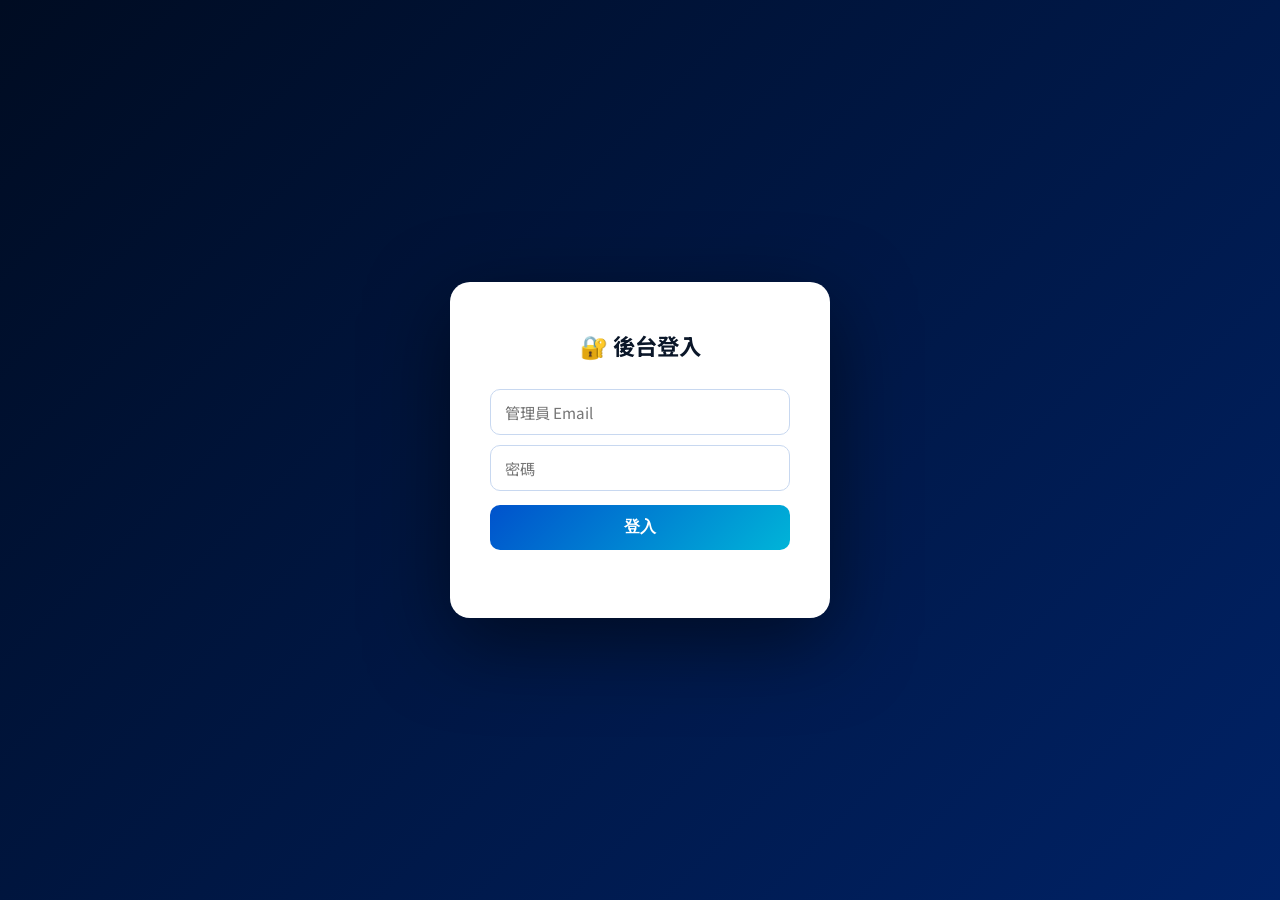
<file: admin-news.html>
<!DOCTYPE html>
<html lang="zh-Hant">
<head>
  <meta charset="UTF-8"/>
  <meta name="viewport" content="width=device-width,initial-scale=1.0"/>
  <title>文章審核｜ESI Taiwan 後台</title>
  <link rel="stylesheet" href="style.css"/>
  <style>
    body{padding-top:var(--nav-h);background:#f0f4fa}
    .admin-wrap{max-width:1100px;margin:0 auto;padding:32px 20px}
    .admin-header{display:flex;align-items:center;justify-content:space-between;margin-bottom:24px}
    .admin-header h1{font-size:1.4rem;font-weight:800}
    .badge{display:flex;align-items:center;gap:10px;background:#fff;border-radius:99px;padding:6px 16px;box-shadow:0 2px 8px rgba(0,0,0,.08);font-size:.88rem}
    .stat-bar{display:flex;gap:12px;margin-bottom:20px}
    .stat{background:#fff;border-radius:12px;padding:14px 20px;flex:1;text-align:center;box-shadow:0 2px 8px rgba(0,0,0,.06)}
    .stat strong{display:block;font-size:1.6rem;font-weight:800;color:var(--primary)}
    .stat span{font-size:.8rem;color:var(--muted)}
    .draft-card{background:#fff;border-radius:14px;padding:20px 24px;margin-bottom:16px;box-shadow:0 2px 8px rgba(0,0,0,.06);border-left:4px solid var(--primary)}
    .draft-meta{display:flex;gap:10px;align-items:center;margin-bottom:10px;flex-wrap:wrap}
    .cat-tag{padding:3px 10px;border-radius:99px;font-size:.75rem;font-weight:700;background:#e8f0fe;color:#1a56db}
    .draft-title{font-size:1rem;font-weight:700;margin-bottom:8px;line-height:1.5}
    .draft-body{font-size:.85rem;color:var(--muted);line-height:1.7;max-height:80px;overflow:hidden;position:relative}
    .draft-body::after{content:'';position:absolute;bottom:0;left:0;right:0;height:24px;background:linear-gradient(transparent,#fff)}
    .draft-actions{display:flex;gap:8px;margin-top:14px;flex-wrap:wrap}
    .btn-publish{padding:8px 18px;border:none;border-radius:8px;background:linear-gradient(135deg,#0052cc,#00b4d8);color:#fff;font-size:.85rem;font-weight:700;cursor:pointer}
    .btn-edit{padding:8px 18px;border:1.5px solid var(--border);border-radius:8px;background:#fff;color:var(--text);font-size:.85rem;font-weight:700;cursor:pointer}
    .btn-delete{padding:8px 18px;border:none;border-radius:8px;background:#fde8e8;color:#cc2200;font-size:.85rem;font-weight:700;cursor:pointer}
    .source-link{font-size:.78rem;color:var(--primary);text-decoration:none}
    .empty{text-align:center;padding:60px 20px;color:var(--muted)}
    /* Login overlay */
    #loginOverlay{position:fixed;inset:0;background:linear-gradient(135deg,#000c22,#002266);display:flex;align-items:center;justify-content:center;z-index:9999}
    .login-box{background:#fff;border-radius:20px;padding:44px 40px;width:100%;max-width:380px;box-shadow:0 24px 80px rgba(0,0,0,.5)}
    .login-box h2{margin:0 0 24px;font-size:1.4rem;text-align:center}
    .login-box input{width:100%;box-sizing:border-box;padding:11px 14px;border:1.5px solid #c8d8f0;border-radius:10px;font-size:.95rem;font-family:inherit;outline:none;margin-bottom:10px}
    .login-box input:focus{border-color:#0052cc}
    #loginBtn{width:100%;padding:12px;border:none;border-radius:10px;background:linear-gradient(135deg,#0052cc,#00b4d8);color:#fff;font-size:1rem;font-weight:700;cursor:pointer;margin-top:4px}
    #loginError{color:#cc2200;font-size:.85rem;margin-top:8px;min-height:1.2em;text-align:center}
    /* Edit modal */
    #editModal{position:fixed;inset:0;background:rgba(0,0,0,.5);display:none;align-items:center;justify-content:center;z-index:999;padding:20px}
    #editModal.open{display:flex}
    .edit-box{background:#fff;border-radius:16px;padding:28px;width:100%;max-width:640px;max-height:90vh;overflow-y:auto}
    .edit-box h3{margin:0 0 16px}
    .edit-box label{display:block;font-size:.85rem;font-weight:700;margin-bottom:4px;margin-top:12px}
    .edit-box input,.edit-box textarea,.edit-box select{width:100%;box-sizing:border-box;padding:10px 12px;border:1.5px solid #c8d8f0;border-radius:8px;font-size:.9rem;font-family:inherit;outline:none}
    .edit-box textarea{min-height:160px;resize:vertical}
    .edit-actions{display:flex;gap:8px;margin-top:16px;justify-content:flex-end}
  </style>
</head>
<body>
<!-- Login -->
<div id="loginOverlay">
  <div class="login-box">
    <h2>🔐 後台登入</h2>
    <input type="email" id="emailInput" placeholder="管理員 Email"/>
    <input type="password" id="keyInput" placeholder="密碼"/>
    <button id="loginBtn">登入</button>
    <div id="loginError"></div>
  </div>
</div>

<!-- Nav -->
<nav class="navbar">
  <div class="nav-inner">
    
    <div style="display:flex;gap:12px;align-items:center">
      <a href="admin-repair.html" id="navRepair" style="font-size:.85rem;color:var(--muted)">報修管理</a>
      <a href="admin-contact.html" id="navContact" style="font-size:.85rem;color:var(--muted)">洽詢管理</a>
      <span style="font-size:.85rem;font-weight:700;color:var(--primary)">文章審核</span>
      <a href="admin-users.html" id="navAdminUsers" style="display:none;font-size:.85rem;color:var(--muted)">👑 管理員管理</a>
      <div id="adminBadge" class="badge" style="display:none">
        <span>👤</span><span id="adminBadgeName"></span>
        <button onclick="adminLogout()" style="border:none;background:none;color:#cc2200;cursor:pointer;font-size:.8rem">登出</button>
      </div>
    </div>
  </div>
</nav>

<!-- 權限不足畫面 -->
<div id="deniedScreen" class="admin-wrap" style="display:none;text-align:center;padding:80px 20px">
  <div style="font-size:3.5rem;margin-bottom:16px">🚫</div>
  <h2 style="color:#c03010;margin-bottom:8px">權限不足</h2>
  <p style="color:var(--muted)">您的帳號沒有「文章審核」模組的存取權限，請聯絡超級管理員協助開通。</p>
</div>

<div class="admin-wrap" id="mainContent" style="display:none">
  <div class="admin-header">
    <h1>📰 文章審核</h1>
    <div style="display:flex;gap:8px;align-items:center;flex-wrap:wrap">
      <select id="fetchCat" style="padding:9px 14px;border:1.5px solid #c8d8f0;border-radius:8px;font-size:.88rem;font-family:inherit;outline:none">
        <option value="">隨機分類</option>
        <option value="uc">整合通訊</option>
        <option value="cc">Call Center｜IVR</option>
        <option value="gateway">Gateway｜SBC</option>
        <option value="ipphone">IP Phone｜Teams Phone</option>
        <option value="meeting">會議設備</option>
      </select>
      <button class="btn btn-primary" onclick="triggerFetch()" id="fetchBtn">📡 抓取新文章</button>
      <button class="btn btn-outline" onclick="fetchDrafts()">🔄 重新整理</button>
    </div>
  </div>
  <div id="fetchStatus" style="margin-bottom:16px;padding:12px 16px;border-radius:10px;display:none;font-size:.88rem"></div>

  <div class="stat-bar">
    <div class="stat"><strong id="statDraft">-</strong><span>待審核</span></div>
    <div class="stat"><strong id="statToday">-</strong><span>今日新增</span></div>
    <div class="stat"><strong id="statTotal">-</strong><span>已發布總數</span></div>
  </div>

  <div id="draftsContainer">
    <div class="empty">載入中...</div>
  </div>

  <!-- 最新消息管理 -->
  <div style="margin-top:40px">
    <div style="display:flex;align-items:center;justify-content:space-between;margin-bottom:16px;flex-wrap:wrap;gap:8px">
      <h2 style="font-size:1.2rem;font-weight:800">📰 最新消息管理</h2>
      <div style="display:flex;gap:8px;align-items:center;flex-wrap:wrap">
        <input type="month" id="newsDateFrom" style="padding:8px 12px;border:1.5px solid #c8d8f0;border-radius:8px;font-size:.85rem;font-family:inherit;outline:none"/>
        <span style="color:var(--muted);font-size:.85rem">～</span>
        <input type="month" id="newsDateTo" style="padding:8px 12px;border:1.5px solid #c8d8f0;border-radius:8px;font-size:.85rem;font-family:inherit;outline:none"/>
        <button class="btn btn-primary" onclick="fetchNewsArticles()" style="padding:8px 16px">🔍 篩選</button>
        <button class="btn btn-outline" onclick="clearNewsFilter()">清除</button>
      </div>
    </div>
    <div id="newsContainer"><div class="empty">載入中...</div></div>
  </div>

  <!-- 交流天地文章管理 -->
  <div style="margin-top:40px">
    <div style="display:flex;align-items:center;justify-content:space-between;margin-bottom:16px;flex-wrap:wrap;gap:8px">
      <h2 style="font-size:1.2rem;font-weight:800">💬 交流天地文章管理</h2>
      <div style="display:flex;gap:8px;align-items:center;flex-wrap:wrap">
        <input type="month" id="postDateFrom" style="padding:8px 12px;border:1.5px solid #c8d8f0;border-radius:8px;font-size:.85rem;font-family:inherit;outline:none"/>
        <span style="color:var(--muted);font-size:.85rem">～</span>
        <input type="month" id="postDateTo" style="padding:8px 12px;border:1.5px solid #c8d8f0;border-radius:8px;font-size:.85rem;font-family:inherit;outline:none"/>
        <button class="btn btn-primary" onclick="fetchPosts()" style="padding:8px 16px">🔍 篩選</button>
        <button class="btn btn-outline" onclick="clearPostFilter()">清除</button>
        <select id="postCatFilter" onchange="fetchPosts()" style="padding:8px 12px;border:1.5px solid #c8d8f0;border-radius:8px;font-size:.85rem;font-family:inherit;outline:none">
          <option value="">全部分類</option>
          <option value="uc">整合通訊</option>
          <option value="cc">Call Center｜IVR</option>
          <option value="gateway">Gateway｜SBC</option>
          <option value="ipphone">IP Phone｜Teams Phone</option>
          <option value="meeting">會議設備</option>
          <option value="tips">使用技巧</option>
          <option value="share">資料分享</option>
        </select>
        <button class="btn btn-outline" onclick="fetchPosts()">🔄 重新整理</button>
      </div>
    </div>
    <div id="postsContainer"><div class="empty">載入中...</div></div>
  </div>
</div>

<!-- Edit Modal -->
<div id="editModal">
  <div class="edit-box">
    <h3>✏️ 編輯草稿</h3>
    <input type="hidden" id="editId"/>
    <label>分類</label>
    <select id="editCat">
      <option value="uc">整合通訊</option>
      <option value="cc">Call Center｜IVR</option>
      <option value="gateway">Gateway｜SBC</option>
      <option value="ipphone">IP Phone｜Teams Phone</option>
      <option value="meeting">會議設備</option>
      <option value="tips">使用技巧</option>
    </select>
    <label>標題</label>
    <input type="text" id="editTitle"/>
    <label>內容</label>
    <textarea id="editBody"></textarea>
    <div class="edit-actions">
      <button class="btn-edit" onclick="closeEdit()">取消</button>
      <button class="btn-publish" onclick="saveEdit()">儲存</button>
    </div>
  </div>
</div>

<script src="site.js"></script>
<script>
  const API = '/api';
  let adminKey = '';

  // 依角色與權限顯示/隱藏功能
  function applyRoleUI(admin){
    const isSuper = admin.role === 'super';
    const perms = admin.permissions || [];
    const hasContact = isSuper || perms.includes('contact');
    const hasRepair  = isSuper || perms.includes('repair');
    const hasNews    = isSuper || perms.includes('news');

    const navAdminUsers = document.getElementById('navAdminUsers');
    if (navAdminUsers) navAdminUsers.style.display = isSuper ? '' : 'none';
    const navContact = document.getElementById('navContact');
    if (navContact) navContact.style.display = hasContact ? '' : 'none';
    const navRepair = document.getElementById('navRepair');
    if (navRepair) navRepair.style.display = hasRepair ? '' : 'none';

    // 本頁（文章審核）需要 news 權限，沒有則顯示拒絕畫面
    if (!hasNews) {
      document.getElementById('deniedScreen').style.display = 'block';
      document.getElementById('mainContent').style.display = 'none';
      return false;
    }
    document.getElementById('deniedScreen').style.display = 'none';
    document.getElementById('mainContent').style.display = 'block';
    return true;
  }

  // Restore session
  const saved = sessionStorage.getItem('esi_admin');
  if (saved) {
    const a = JSON.parse(saved);
    adminKey = a.session_token || '';
    document.getElementById('loginOverlay').style.display = 'none';
    document.getElementById('adminBadge').style.display = 'flex';
    document.getElementById('adminBadgeName').textContent = a.name || a.email;
    if (applyRoleUI(a)) {
      fetchDrafts();
      fetchStats();
      fetchNewsArticles();
      fetchPosts();
    }
  }

  // Login
  async function tryLogin() {
    const email = document.getElementById('emailInput').value.trim();
    const pass  = document.getElementById('keyInput').value.trim();
    const err   = document.getElementById('loginError');
    const btn   = document.getElementById('loginBtn');
    if (!email || !pass) { err.textContent = '請輸入帳號與密碼'; return; }
    btn.disabled = true; btn.textContent = '驗證中…';
    try {
      const r = await fetch(API + '/admin/login', {
        method: 'POST',
        headers: { 'Content-Type': 'application/json' },
        body: JSON.stringify({ email, password: pass })
      });
      const d = await r.json();
      if (!r.ok) { err.textContent = d.error || '登入失敗'; btn.disabled=false; btn.textContent='登入'; return; }
      adminKey = d.session_token;
      sessionStorage.setItem('esi_admin', JSON.stringify({...d.admin, session_token: d.session_token}));
      document.getElementById('loginOverlay').style.display = 'none';
      document.getElementById('adminBadge').style.display = 'flex';
      document.getElementById('adminBadgeName').textContent = d.admin.name || d.admin.email;
      if (applyRoleUI(d.admin)) {
        fetchDrafts();
        fetchStats();
        fetchNewsArticles();
        fetchPosts();
      }
    } catch(e) {
      err.textContent = '連線失敗';
      btn.disabled=false; btn.textContent='登入';
    }
  }
  document.getElementById('loginBtn').addEventListener('click', tryLogin);
  document.getElementById('keyInput').addEventListener('keydown', e => { if(e.key==='Enter') tryLogin(); });

  window.adminLogout = async function() {
    if (!confirm('確定要登出？')) return;
    try { await fetch(API+'/admin/logout', {method:'POST', headers:{'x-session-token':adminKey}}); } catch(e){}
    sessionStorage.removeItem('esi_admin');
    location.reload();
  };

  function esc(s){return String(s||'').replace(/&/g,'&amp;').replace(/</g,'&lt;').replace(/>/g,'&gt;').replace(/"/g,'&quot;');}

  const CAT_NAMES = {
    uc:'整合通訊', cc:'Call Center｜IVR', gateway:'Gateway｜SBC',
    ipphone:'IP Phone｜Teams Phone', meeting:'會議設備', tips:'使用技巧', share:'資料分享'
  };

  async function fetchDrafts() {
    const r = await fetch(API+'/admin/drafts', { headers:{'x-session-token':adminKey} });
    let drafts = await r.json();
    if (!r.ok || !Array.isArray(drafts)) {
      const status = document.getElementById('fetchStatus');
      if (status) {
        status.style.display = 'block';
        status.style.background = '#fde8e8';
        status.style.color = '#cc2200';
        status.textContent = '❌ ' + (drafts.error || '載入草稿失敗');
      }
      drafts = [];
    }
    const c = document.getElementById('draftsContainer');
    document.getElementById('statDraft').textContent = drafts.length;
    if (!drafts.length) {
      c.innerHTML = '<div class="empty">✅ 目前沒有待審核文章</div>';
      return;
    }
    c.innerHTML = drafts.map(d => `
      <div class="draft-card" id="card-${d.id}">
        <div class="draft-meta">
          <span class="cat-tag">${CAT_NAMES[d.category]||d.category}</span>
          <span style="font-size:.78rem;color:var(--muted)">${new Date(d.created_at).toLocaleString('zh-TW')}</span>
          ${d.source_url ? `<a class="source-link" href="${d.source_url}" target="_blank">🔗 原文來源</a>` : ''}
        </div>
        <div class="draft-title">${d.title}</div>
        <div class="draft-body">${d.body.replace(/\n/g,'<br>')}</div>
        <div class="draft-actions">
          <button class="btn-publish" onclick="publishDraft(${d.id})">✅ 發布</button>
          <button class="btn-edit" onclick="openEdit(${d.id},'${encodeURIComponent(d.category)}','${encodeURIComponent(d.title)}','${encodeURIComponent(d.body)}')">✏️ 編輯</button>
          <button class="btn-delete" onclick="deleteDraft(${d.id})">🗑️ 刪除</button>
        </div>
      </div>
    `).join('');
  }

  async function fetchStats() {
    // 已發布總數：從 news 表取得
    const r1 = await fetch(API+'/news');
    const news = await r1.json();
    document.getElementById('statTotal').textContent = Array.isArray(news) ? news.length : '-';
    // 今日新增：從 news 表計算今天發布的數量
    const today = new Date().toDateString();
    const todayCount = Array.isArray(news) ? news.filter(a => new Date(a.created_at).toDateString()===today).length : 0;
    document.getElementById('statToday').textContent = todayCount;
  }

  window.publishDraft = async function(id) {
    if (!confirm('確定要發布此文章到「最新消息」？')) return;
    const card = document.getElementById('card-'+id);

    // 由後端統一處理：寫入 news 表並刪除草稿（不會進入交流天地）
    const r = await fetch(API+'/admin/drafts/'+id+'/publish', {
      method:'PATCH', headers:{'x-session-token':adminKey}
    });

    if (r.ok) {
      card.remove();
      const stat = document.getElementById('statDraft');
      stat.textContent = parseInt(stat.textContent) - 1;
      alert('✅ 文章已發布到最新消息！');
      fetchNewsArticles();
    } else {
      const d = await r.json().catch(()=>({}));
      alert('❌ 發布失敗：' + (d.error || '未知錯誤'));
    }
  };

  window.deleteDraft = async function(id) {
    if (!confirm('確定要刪除此草稿？')) return;
    const r = await fetch(API+'/admin/drafts/'+id, {
      method:'DELETE', headers:{'x-session-token':adminKey}
    });
    if (r.ok) {
      document.getElementById('card-'+id).remove();
      const stat = document.getElementById('statDraft');
      stat.textContent = parseInt(stat.textContent) - 1;
    }
  };

  window.openEdit = function(id, cat, title, body) {
    document.getElementById('editId').value = id;
    document.getElementById('editCat').value = decodeURIComponent(cat);
    document.getElementById('editTitle').value = decodeURIComponent(title);
    document.getElementById('editBody').value = decodeURIComponent(body);
    document.getElementById('editModal').classList.add('open');
  };

  window.closeEdit = function() {
    document.getElementById('editModal').classList.remove('open');
  };

  window.saveEdit = async function() {
    const id    = document.getElementById('editId').value;
    const title = document.getElementById('editTitle').value.trim();
    const body  = document.getElementById('editBody').value.trim();
    const category = document.getElementById('editCat').value;
    if (!title || !body) { alert('請填寫標題與內容'); return; }
    const r = await fetch(API+'/admin/drafts/'+id, {
      method:'PATCH',
      headers:{'Content-Type':'application/json','x-session-token':adminKey},
      body: JSON.stringify({title, body, category})
    });
    if (r.ok) {
      closeEdit();
      fetchDrafts();
    }
  };

  window.triggerFetch = async function() {
    const cat = document.getElementById('fetchCat').value;
    const btn = document.getElementById('fetchBtn');
    const status = document.getElementById('fetchStatus');
    btn.disabled = true; btn.textContent = '抓取中…';
    status.style.display = 'block';
    status.style.background = '#e8f0fe';
    status.style.color = '#1a56db';
    status.textContent = '正在從 RSS 來源抓取文章，請稍候…';
    try {
      const r = await fetch(API+'/admin/fetch-rss', {
        method: 'POST',
        headers: {'Content-Type':'application/json','x-session-token': adminKey},
        body: JSON.stringify({ category: cat })
      });
      const d = await r.json();
      if (r.ok) {
        status.style.background = '#e8f8e8';
        status.style.color = '#1a7a1a';
        status.textContent = '✅ ' + (d.log || '抓取完成！');
        fetchDrafts();
      } else {
        status.style.background = '#fde8e8';
        status.style.color = '#cc2200';
        status.textContent = '❌ ' + (d.error || '抓取失敗');
      }
    } catch(e) {
      status.style.background = '#fde8e8';
      status.style.color = '#cc2200';
      status.textContent = '❌ 連線失敗';
    }
    btn.disabled = false; btn.textContent = '📡 抓取新文章';
  };

  // 最新消息管理
  async function fetchNewsArticles() {
    try {
      const r = await fetch(API+'/news', { headers:{'x-session-token':adminKey} });
      let articles = await r.json();
      if (!Array.isArray(articles)) articles = [];
      const from = document.getElementById('newsDateFrom').value;
      const to   = document.getElementById('newsDateTo').value;
      if (from) articles = articles.filter(a => (a.date||'') >= from);
      if (to)   articles = articles.filter(a => (a.date||'') <= to+'-31');
      const showAll = from || to;
      const display = showAll ? articles : articles.slice(0,3);
      const c = document.getElementById('newsContainer');
      if (!display.length) { c.innerHTML = '<div class="empty">尚無消息</div>'; return; }
      let rows = display.map(a => {
        return '<tr style="border-top:1px solid #e8f0fe;font-size:.85rem" id="news-row-'+a.id+'">'
          + '<td style="padding:12px 16px;color:var(--muted)">'+(a.date||'')+'</td>'
          + '<td style="padding:12px 16px"><span class="cat-tag">'+esc(a.brand||'')+'</span></td>'
          + '<td style="padding:12px 16px;font-weight:600">'+esc(a.title.substring(0,50))+(a.title.length>50?'…':'')+'</td>'
          + '<td style="padding:12px 16px;text-align:center"><button class="btn-delete" onclick="deleteNews('+a.id+')" style="padding:5px 12px;font-size:.8rem">刪除</button></td>'
          + '</tr>';
      }).join('');
      c.innerHTML = '<table style="width:100%;border-collapse:collapse;background:#fff;border-radius:12px;overflow:hidden;box-shadow:0 2px 8px rgba(0,0,0,.06)">'
        + '<thead><tr style="background:#f0f4fa;font-size:.82rem;color:var(--muted)">'
        + '<th style="padding:12px 16px;text-align:left">日期</th>'
        + '<th style="padding:12px 16px;text-align:left">分類</th>'
        + '<th style="padding:12px 16px;text-align:left">標題</th>'
        + '<th style="padding:12px 16px;text-align:center">操作</th>'
        + '</tr></thead><tbody>'+rows+'</tbody></table>'
        + (!showAll && articles.length>3 ? '<p style="text-align:center;margin-top:12px;font-size:.85rem;color:var(--muted)">共 '+articles.length+' 筆，請用日期篩選查看更多</p>' : '');
    } catch(e) { document.getElementById('newsContainer').innerHTML = '<div class="empty">載入失敗：'+e.message+'</div>'; }
  }

  window.clearNewsFilter = function() {
    document.getElementById('newsDateFrom').value = '';
    document.getElementById('newsDateTo').value = '';
    fetchNewsArticles();
  };

  window.deleteNews = async function(id) {
    if (!confirm('確定要刪除這篇消息？')) return;
    const r = await fetch(API+'/news/'+id, {
      method:'DELETE', headers:{'x-session-token':adminKey}
    });
    if (r.ok) {
      document.getElementById('news-row-'+id).remove();
    } else {
      alert('❌ 刪除失敗');
    }
  };

  // 交流天地文章管理
  async function fetchPosts() {
    try {
      const cat = document.getElementById('postCatFilter').value;
      const q = cat ? '?category='+cat : '';
      const r = await fetch(API+'/posts'+q, { headers:{'x-session-token':adminKey} });
      let posts = await r.json();
      if (!Array.isArray(posts)) posts = [];
      const from = document.getElementById('postDateFrom').value;
      const to   = document.getElementById('postDateTo').value;
      if (from) posts = posts.filter(p => p.created_at >= from);
      if (to)   posts = posts.filter(p => p.created_at <= to+'-31');
      const showAll = from || to || cat;
      const display = showAll ? posts : posts.slice(0,3);
      const c = document.getElementById('postsContainer');
      if (!display.length) { c.innerHTML = '<div class="empty">尚無文章</div>'; return; }
      let rows = display.map(p => {
        return '<tr style="border-top:1px solid #e8f0fe;font-size:.85rem" id="post-row-'+p.id+'">'
          + '<td style="padding:12px 16px;color:var(--muted)">'+new Date(p.created_at).toLocaleDateString('zh-TW')+'</td>'
          + '<td style="padding:12px 16px"><span class="cat-tag">'+(CAT_NAMES[p.category]||p.category)+'</span></td>'
          + '<td style="padding:12px 16px;font-weight:600">'+esc(p.title.substring(0,40))+(p.title.length>40?'…':'')+'</td>'
          + '<td style="padding:12px 16px;color:var(--muted)">'+esc(p.author)+'</td>'
          + '<td style="padding:12px 16px;text-align:center"><button class="btn-delete" onclick="deletePost('+p.id+')" style="padding:5px 12px;font-size:.8rem">刪除</button></td>'
          + '</tr>';
      }).join('');
      c.innerHTML = '<table style="width:100%;border-collapse:collapse;background:#fff;border-radius:12px;overflow:hidden;box-shadow:0 2px 8px rgba(0,0,0,.06)">'
        + '<thead><tr style="background:#f0f4fa;font-size:.82rem;color:var(--muted)">'
        + '<th style="padding:12px 16px;text-align:left">日期</th>'
        + '<th style="padding:12px 16px;text-align:left">分類</th>'
        + '<th style="padding:12px 16px;text-align:left">標題</th>'
        + '<th style="padding:12px 16px;text-align:left">作者</th>'
        + '<th style="padding:12px 16px;text-align:center">操作</th>'
        + '</tr></thead><tbody>'+rows+'</tbody></table>'
        + (!showAll && posts.length>3 ? '<p style="text-align:center;margin-top:12px;font-size:.85rem;color:var(--muted)">共 '+posts.length+' 筆，請用日期篩選或分類查看更多</p>' : '');
    } catch(e) { document.getElementById('postsContainer').innerHTML = '<div class="empty">載入失敗：'+e.message+'</div>'; }
  }

  window.clearPostFilter = function() {
    document.getElementById('postDateFrom').value = '';
    document.getElementById('postDateTo').value = '';
    document.getElementById('postCatFilter').value = '';
    fetchPosts();
  };

  window.deletePost = async function(id) {
    if (!confirm('確定要刪除這篇文章？')) return;
    const r = await fetch(API+'/admin/posts/'+id, {
      method:'DELETE', headers:{'x-session-token':adminKey}
    });
    if (r.ok) {
      document.getElementById('post-row-'+id).remove();
    } else {
      alert('❌ 刪除失敗');
    }
  };

  document.getElementById('editModal').addEventListener('click', function(e) {
    if (e.target === this) closeEdit();
  });
</script>
</body>
</html>
</file>
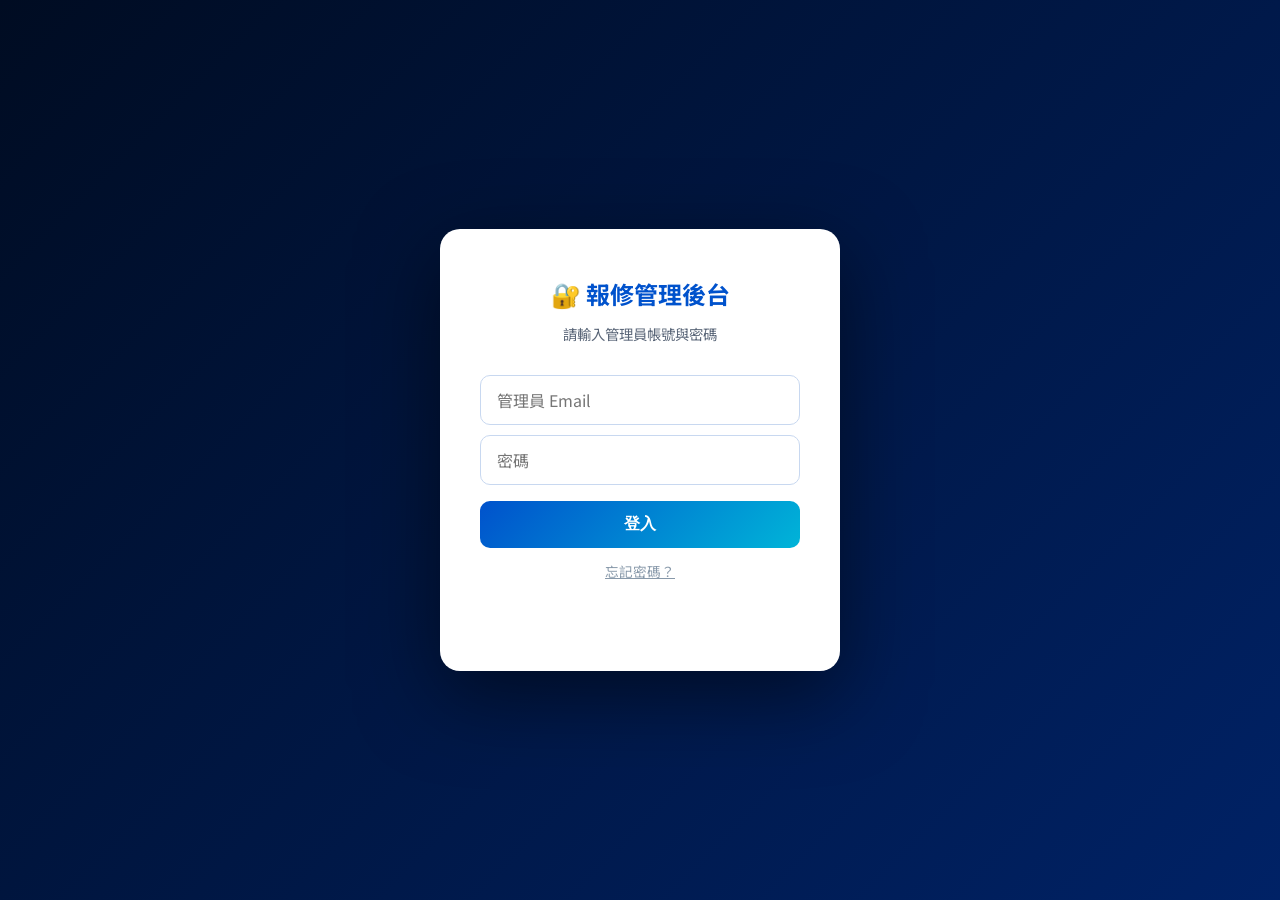
<file: admin-repair.html>
<!DOCTYPE html>
<html lang="zh-Hant">
<head>
  <meta charset="UTF-8"/>
  <meta name="viewport" content="width=device-width,initial-scale=1.0"/>
  <title>報修管理後台｜ESI Taiwan</title>
  <link rel="stylesheet" href="style.css"/>
  <style>
    /* ── Brand logo inline ── */
    .brand-logo{display:inline-flex;align-items:center;text-decoration:none;gap:0}
    .brand-esi-mark{display:inline-flex;align-items:flex-start;position:relative;line-height:1}
    .brand-esi-es{font-family:'Arial Black','Arial',sans-serif;font-size:2.6rem;font-weight:900;color:#fff;letter-spacing:.02em;line-height:1;text-shadow:0 0 18px rgba(255,255,255,.35)}
    .brand-esi-i-wrap{position:relative;display:inline-flex;align-items:flex-start}
    .brand-esi-i{font-family:'Arial Black','Arial',sans-serif;font-size:2.6rem;font-weight:900;color:#fff;line-height:1;letter-spacing:.02em;text-shadow:0 0 18px rgba(255,255,255,.35)}
    .brand-esi-dot{position:absolute;top:-.28em;left:50%;transform:translateX(-50%);width:.52em;height:.52em;border-radius:50%;background:radial-gradient(circle at 38% 35%,#ff5555,#cc1111);box-shadow:0 2px 10px rgba(200,0,0,.7)}
    .brand-divider{width:1.5px;height:44px;background:linear-gradient(to bottom,transparent,rgba(0,229,255,.6),transparent);margin:0 14px}
    .brand-wordmark{display:flex;flex-direction:column;line-height:1;gap:2px}
    .brand-sub{font-family:'Noto Sans TC',sans-serif;font-size:.68rem;font-weight:500;color:rgba(180,220,255,.9);letter-spacing:.18em;margin-top:3px}

    body { padding-top: var(--nav-h); }

    /* login */
    #loginOverlay{position:fixed;inset:0;background:linear-gradient(135deg,#000c22,#002266);display:flex;align-items:center;justify-content:center;z-index:999}
    .login-box{background:#fff;border-radius:20px;padding:44px 40px;width:100%;max-width:400px;box-shadow:0 24px 80px rgba(0,0,0,.5);text-align:center}
    .login-box h2{margin:0 0 8px;color:#0052cc}
    .login-box p{color:#5a6678;font-size:.9rem;margin:0 0 28px}
    .login-box input{width:100%;box-sizing:border-box;padding:12px 16px;border:1.5px solid #c8d8f0;border-radius:10px;font-size:1rem;font-family:inherit;outline:none;transition:border-color .2s}
    .login-box input:focus{border-color:#0052cc;box-shadow:0 0 0 3px rgba(0,82,204,.12)}
    .login-box button{width:100%;margin-top:16px;padding:13px;border:none;border-radius:10px;background:linear-gradient(135deg,#0052cc,#00b4d8);color:#fff;font-size:1rem;font-weight:700;cursor:pointer}
    #loginError{color:#cc2200;font-size:.85rem;margin-top:10px;min-height:1.2em}

    .admin-wrap{max-width:1200px;margin:0 auto;padding:40px 20px}

    /* section tabs */
    .section-tabs{display:flex;gap:12px;margin-bottom:28px;flex-wrap:wrap}
    .section-tab{padding:10px 24px;border-radius:99px;border:1.5px solid var(--border);background:var(--surface);color:var(--muted);font-family:inherit;font-size:.9rem;font-weight:600;cursor:pointer;transition:all .2s}
    .section-tab.active{background:linear-gradient(135deg,#0052cc,#00b4d8);border-color:transparent;color:#fff;box-shadow:0 4px 16px rgba(0,82,204,.3)}

    /* stats */
    .stat-cards{display:grid;grid-template-columns:repeat(4,1fr);gap:16px;margin-bottom:32px}
    .stat-card{background:#fff;border-radius:14px;padding:20px 22px;border:1px solid var(--border);box-shadow:var(--shadow);text-align:center}
    .stat-card .num{font-size:2rem;font-weight:900;color:var(--primary);line-height:1}
    .stat-card .lbl{font-size:.82rem;color:var(--muted);margin-top:4px}

    /* tables */
    .data-table{width:100%;border-collapse:collapse;font-size:.88rem}
    .data-table th{background:var(--primary);color:#fff;padding:12px 14px;text-align:left;font-weight:700;font-size:.8rem;letter-spacing:.04em}
    .data-table th:first-child{border-radius:10px 0 0 0}
    .data-table th:last-child{border-radius:0 10px 0 0}
    .data-table td{padding:11px 14px;border-bottom:1px solid var(--border);vertical-align:middle}
    .data-table tr:last-child td{border-bottom:none}
    .data-table tr:nth-child(even) td{background:rgba(0,82,204,.03)}
    .data-table tr:hover td{background:rgba(0,82,204,.06)}

    .badge{display:inline-block;padding:3px 10px;border-radius:99px;font-size:.72rem;font-weight:700}
    .badge.pending  {background:rgba(245,166,35,.15);color:#b07000}
    .badge.approved {background:rgba(0,100,40,.10); color:#005c28}
    .badge.rejected {background:rgba(200,50,30,.10); color:#c03010}
    .badge.open     {background:rgba(0,82,204,.10);  color:#0052cc}
    .badge.progress {background:rgba(245,166,35,.12);color:#b07000}
    .badge.closed   {background:rgba(0,100,40,.10);  color:#005c28}
    .badge.urgent   {background:rgba(200,50,30,.10); color:#c03010}
    .badge.normal   {background:rgba(245,166,35,.12);color:#b07000}
    .badge.low      {background:rgba(0,180,216,.10); color:#0090ad}

    .action-btn{padding:5px 12px;border-radius:7px;border:none;font-size:.78rem;font-weight:700;cursor:pointer;font-family:inherit;transition:all .2s;margin-right:4px}
    .action-btn.approve{background:rgba(0,100,40,.12);color:#005c28;border:1.5px solid rgba(0,100,40,.3)}
    .action-btn.approve:hover{background:rgba(0,100,40,.22)}
    .action-btn.reject {background:rgba(200,50,30,.10);color:#c03010;border:1.5px solid rgba(200,50,30,.3)}
    .action-btn.reject:hover{background:rgba(200,50,30,.20)}
    .action-btn.status{background:rgba(0,82,204,.10);color:#0052cc;border:1.5px solid rgba(0,82,204,.25)}
    .action-btn.status:hover{background:rgba(0,82,204,.20)}

    .api-bar{display:flex;align-items:center;gap:8px;font-size:.78rem;margin-bottom:16px;padding:8px 14px;border-radius:8px;background:var(--surface);border:1px solid var(--border)}
    .api-dot{width:8px;height:8px;border-radius:50%;background:#ccc;flex-shrink:0;transition:background .3s}
    .api-dot.ok{background:#0a5c30}
    .api-dot.err{background:#c03010}
    .api-dot.loading{background:#f5a623;animation:blink .8s infinite}
    @keyframes blink{0%,100%{opacity:1}50%{opacity:.3}}

    .table-wrap{overflow-x:auto;border-radius:12px;border:1px solid var(--border);box-shadow:var(--shadow)}
    .desc-cell{max-width:200px;overflow:hidden;text-overflow:ellipsis;white-space:nowrap;cursor:pointer;color:var(--muted)}
    .desc-cell:hover{white-space:normal;color:var(--text)}

    @media(max-width:900px){.stat-cards{grid-template-columns:repeat(2,1fr)}}

    /* ── Message Modal ── */
    .msg-modal-overlay{position:fixed;inset:0;background:rgba(0,0,0,.5);z-index:900;display:flex;align-items:center;justify-content:center;padding:20px}
    .msg-modal{background:#fff;border-radius:20px;width:100%;max-width:680px;max-height:85vh;display:flex;flex-direction:column;box-shadow:0 24px 80px rgba(0,0,0,.3)}
    .msg-modal-header{padding:20px 24px;border-bottom:1px solid var(--border);display:flex;justify-content:space-between;align-items:center}
    .msg-modal-header h3{margin:0;color:#0052cc;font-size:1.05rem}
    .msg-modal-close{background:none;border:none;font-size:1.4rem;cursor:pointer;color:var(--muted);line-height:1}
    .msg-thread{flex:1;overflow-y:auto;padding:20px 24px;display:flex;flex-direction:column;gap:12px}
    .msg-bubble{max-width:85%;padding:12px 16px;border-radius:14px;font-size:.88rem;line-height:1.6}
    .msg-bubble.admin{align-self:flex-end;background:linear-gradient(135deg,#0052cc,#00b4d8);color:#fff;border-radius:14px 14px 4px 14px}
    .msg-bubble.user{align-self:flex-start;background:#f0f4ff;color:#1a2a4a;border-radius:14px 14px 14px 4px}
    .msg-meta{font-size:.75rem;opacity:.7;margin-bottom:4px}
    .msg-input-area{padding:16px 24px;border-top:1px solid var(--border);display:flex;gap:10px}
    .msg-input-area textarea{flex:1;padding:10px 14px;border:1.5px solid #c8d8f0;border-radius:10px;font-size:.9rem;font-family:inherit;resize:none;height:72px;outline:none}
    .msg-input-area textarea:focus{border-color:#0052cc}
    .msg-send-btn{padding:0 20px;background:linear-gradient(135deg,#0052cc,#00b4d8);color:#fff;border:none;border-radius:10px;font-weight:700;cursor:pointer;font-size:.9rem}
  </style>
</head>
<body>

<!-- LOGIN -->
<div id="loginOverlay">
  <div class="login-box">
    <h2>🔐 報修管理後台</h2>
    <p>請輸入管理員帳號與密碼</p>
    <input type="email" id="adminEmail" placeholder="管理員 Email" autocomplete="username" style="margin-bottom:10px"/>
    <input type="password" id="adminKeyInput" placeholder="密碼" autocomplete="current-password"/>
    <button id="loginBtn">登入</button>
    <p style="margin-top:12px;font-size:.85rem;text-align:center"><a href="#" onclick="showForgot(event)" style="color:#8899aa">忘記密碼？</a></p>
    <div id="forgotForm" style="display:none;margin-top:16px;border-top:1px solid #e0e8f0;padding-top:16px">
      <p style="font-size:.88rem;color:#5a6678;margin-bottom:10px">輸入管理員 Email，發送重置連結</p>
      <input type="email" id="forgotEmail" placeholder="管理員 Email" style="width:100%;box-sizing:border-box;padding:10px 14px;border:1.5px solid #c8d8f0;border-radius:10px;font-size:.95rem;font-family:inherit;outline:none;margin-bottom:8px"/>
      <button onclick="sendForgot()" style="width:100%;padding:11px;border:none;border-radius:10px;background:linear-gradient(135deg,#0052cc,#00b4d8);color:#fff;font-size:.95rem;font-weight:700;cursor:pointer">發送重置連結</button>
      <div id="forgotMsg" style="font-size:.85rem;margin-top:8px;min-height:1.2em"></div>
      <p style="margin-top:8px;font-size:.85rem;text-align:center"><a href="#" onclick="showForgot(event,false)" style="color:#8899aa">← 返回登入</a></p>
    </div>
    <div id="loginError"></div>
  </div>
</div>

<!-- HEADER -->
<header class="site-header" id="siteHeader">
  <div class="container nav-wrap">
    <a class="brand-logo" href="index.html">
      <span class="brand-esi-mark">
        <span class="brand-esi-es">ES</span>
        <span class="brand-esi-i-wrap">
          <span class="brand-esi-i">I</span>
          <span class="brand-esi-dot"></span>
        </span>
      </span>
      <span class="brand-divider"></span>
      <span class="brand-wordmark">
        <span style="font-family:'Noto Sans TC',sans-serif;font-size:1.15rem;font-weight:700;color:#fff;letter-spacing:.06em;line-height:1.2">易通科技</span>
        <span class="brand-sub">Expert System IVR (Asia) Co., Ltd.</span>
      </span>
    </a>
    <ul class="main-nav" style="gap:0">
      <li id="navContact"><a href="admin-contact.html" style="color:rgba(255,255,255,.75);font-size:.9rem">洽詢管理</a></li>
      <li id="navNews"><a href="admin-news.html" style="color:rgba(255,255,255,.75);font-size:.9rem">文章審核</a></li>
      <li id="navAdminUsers" style="display:none"><a href="admin-users.html" style="color:rgba(255,255,255,.75);font-size:.9rem">👑 管理員管理</a></li>
      <li><a href="index.html" style="color:rgba(255,255,255,.75);font-size:.9rem">← 回網站</a></li>
    </ul>
  </div>
</header>

<!-- ── 權限不足畫面 ── -->
<div id="deniedScreen" class="admin-wrap" style="display:none;text-align:center;padding:80px 20px">
  <div style="font-size:3.5rem;margin-bottom:16px">🚫</div>
  <h2 style="color:#c03010;margin-bottom:8px">權限不足</h2>
  <p style="color:var(--muted)">您的帳號沒有「報修管理」模組的存取權限，請聯絡超級管理員協助開通。</p>
</div>

<main class="admin-wrap" id="mainContent" style="display:none">
  <div style="margin-bottom:24px">
    <span class="eyebrow">Admin — Repair System</span>
    <h1 style="font-size:clamp(1.6rem,3vw,2.2rem);margin:10px 0 6px">報修管理後台</h1>
    <p style="color:var(--muted)">管理用戶審核與報修案件</p>
  </div>

  <!-- stats -->
  <div class="stat-cards">
    <div class="stat-card"><div class="num" id="sPending">—</div><div class="lbl">待審核用戶</div></div>
    <div class="stat-card"><div class="num" id="sApproved">—</div><div class="lbl">已開通用戶</div></div>
    <div class="stat-card"><div class="num" id="sTicketOpen">—</div><div class="lbl">處理中案件</div></div>
    <div class="stat-card"><div class="num" id="sTicketTotal">—</div><div class="lbl">總案件數</div></div>
  </div>

  <div class="api-bar" style="display:flex;justify-content:space-between;align-items:center">
    <div style="display:flex;align-items:center;gap:8px">
      <span class="api-dot loading" id="apiDot"></span>
      <span id="apiStatus">載入中…</span>
    </div>
    <div style="display:flex;align-items:center;gap:10px">
      <div id="adminBadge" style="display:none;align-items:center;gap:10px;background:linear-gradient(135deg,#0052cc,#00b4d8);color:#fff;padding:8px 18px;border-radius:99px;font-size:.9rem;font-weight:700;box-shadow:0 4px 12px rgba(0,82,204,.3)">
        <span style="font-size:1.1rem">👤</span>
        <span id="adminBadgeName"></span>
      </div>
      <button id="logoutBtn" onclick="adminLogout()" style="display:none;padding:8px 18px;border-radius:99px;border:1.5px solid #e0e8f0;background:#fff;color:var(--muted);font-family:inherit;font-size:.85rem;cursor:pointer">登出</button>
    </div>
  </div>

  <!-- section tabs -->
  <div class="section-tabs" style="justify-content:space-between;align-items:center">
    <div style="display:flex;gap:12px;flex-wrap:wrap">
    <button class="section-tab active" data-sec="users">👤 用戶審核</button>
    <button class="section-tab" data-sec="tickets">🛠️ 報修案件</button>
    <button class="section-tab" data-sec="logs">📋 登入記錄</button>
    </div>
    <button onclick="refreshAll()" style="padding:10px 20px;border-radius:99px;border:1.5px solid var(--accent);background:var(--surface);color:var(--accent);font-family:inherit;font-size:.9rem;font-weight:600;cursor:pointer">🔄 重新整理</button>
  </div>

  <!-- ══ USERS SECTION ══ -->
  <div id="secUsers">
    <div class="table-wrap">
      <table class="data-table">
        <thead>
          <tr>
            <th>申請時間</th>
            <th>姓名</th>
            <th>公司</th>
            <th>電話</th>
            <th>Email</th>
            <th>狀態</th>
            <th>操作</th>
          </tr>
        </thead>
        <tbody id="usersBody">
          <tr><td colspan="8" style="text-align:center;padding:32px;color:var(--muted)">載入中…</td></tr>
        </tbody>
      </table>
    </div>
  </div>

  <!-- ══ TICKETS SECTION ══ -->
  <div id="secTickets" style="display:none">
    <div class="table-wrap">
      <table class="data-table">
        <thead>
          <tr>
            <th>案件編號</th>
            <th>時間</th>
            <th>公司</th>
            <th>聯絡人</th>
            <th>產品類型</th>
            <th>優先</th>
            <th>狀態</th>
            <th>問題描述</th>
            <th>負責人</th>
            <th>操作</th>
          </tr>
        </thead>
        <tbody id="ticketsBody">
          <tr><td colspan="9" style="text-align:center;padding:32px;color:var(--muted)">載入中…</td></tr>
        </tbody>
      </table>
    </div>
  </div>
  <!-- ══ LOGIN LOGS SECTION ══ -->
  <div id="secLogs" style="display:none">
    <div class="table-wrap">
      <table class="data-table">
        <thead>
          <tr>
            <th>時間</th>
            <th>Email</th>
            <th>IP</th>
            <th>結果</th>
            <th>原因</th>
            <th>裝置資訊</th>
          </tr>
        </thead>
        <tbody id="logsBody">
          <tr><td colspan="6" style="text-align:center;padding:32px;color:var(--muted)">載入中…</td></tr>
        </tbody>
      </table>
    </div>
  </div>

<!-- ══ MESSAGE MODAL ══ -->
<div id="msgModal" class="msg-modal-overlay" style="display:none">
  <div class="msg-modal">
    <div class="msg-modal-header">
      <h3 id="msgModalTitle">案件對話記錄</h3>
      <button class="msg-modal-close" onclick="closeMsgModal()">✕</button>
    </div>
    <div class="msg-thread" id="msgThread"></div>
    <div class="msg-input-area" style="flex-direction:column;gap:8px">
      <textarea id="msgInput" placeholder="輸入回覆訊息…"></textarea>
      <div style="display:flex;align-items:center;gap:8px;flex-wrap:wrap">
        <button type="button" onclick="document.getElementById('adminMsgFileInput').click()" style="padding:6px 12px;border:1.5px dashed #c8d8f0;border-radius:8px;background:#f8faff;color:#0052cc;font-size:.82rem;cursor:pointer;font-family:inherit">＋ 附件</button>
        <input type="file" id="adminMsgFileInput" multiple style="display:none"/>
        <div id="adminMsgFileList" style="flex:1;font-size:.8rem"></div>
        <button class="msg-send-btn" onclick="sendAdminMsg()">發送<br>回覆</button>
      </div>
    </div>
  </div>
</div>
</main>

<footer class="site-footer">
  <div class="container footer-grid">
    <div><div class="brand-footer">ESI Taiwan</div><p>報修管理後台 — 僅限授權人員使用</p></div>
    <div></div>
    <div><h4>聯絡資訊</h4><ul class="footer-links"><li>電話：02-77283528</li><li>Email：sales@esi-asia.com.tw</li></ul></div>
  </div>
  <hr class="footer-divider">
  <div class="copyright container">© 2026 Expert System IVR (Asia) Co., Ltd. All Rights Reserved.</div>
</footer>

<script src="site.js"></script>
<script>
(function(){
  const API = '/api/repair/admin';
  let adminKey = '';

  /* ── LOGIN ── */
  async function tryLogin(){
    const email = document.getElementById('adminEmail').value.trim();
    const pass  = document.getElementById('adminKeyInput').value.trim();
    if (!email||!pass){ document.getElementById('loginError').textContent='請輸入帳號與密碼'; return; }
    const btn = document.getElementById('loginBtn');
    btn.textContent = '驗證中…'; btn.disabled = true;
    try {
      const r = await fetch('/api/admin/login',{
        method:'POST',
        headers:{'Content-Type':'application/json'},
        body:JSON.stringify({email, password:pass})
      });
      const d = await r.json();
      if(!r.ok){
        document.getElementById('loginError').textContent=d.error||'登入失敗';
        btn.textContent='登入'; btn.disabled=false; return;
      }
      adminKey = d.session_token;
      sessionStorage.setItem('esi_admin', JSON.stringify({...d.admin, session_token: d.session_token}));
      document.getElementById('loginOverlay').style.display='none';
      document.getElementById('adminBadge').style.display='flex';
      document.getElementById('logoutBtn').style.display='block';
      document.getElementById('adminBadgeName').textContent=(d.admin.name||d.admin.email);
      if (applyRoleUI(d.admin)) {
        const users = await (await fetch(API+'/users',{headers:{'x-session-token':adminKey}})).json();
        renderUsers(users);
        loadAdminList().then(()=>loadTickets());
        setStatus('ok','已連線　帳號：'+d.admin.email);
      }
    } catch(e){
      document.getElementById('loginError').textContent='連線失敗';
      btn.textContent='登入'; btn.disabled=false;
    }
  }
  document.getElementById('loginBtn').addEventListener('click', tryLogin);
  document.getElementById('adminKeyInput').addEventListener('keydown', e=>{ if(e.key==='Enter') tryLogin(); });
  document.getElementById('adminEmail').addEventListener('keydown', e=>{ if(e.key==='Enter') document.getElementById('adminKeyInput').focus(); });

  // restore session
  const savedAdmin = sessionStorage.getItem('esi_admin');
  if (savedAdmin) {
    const a = JSON.parse(savedAdmin);
    adminKey = a.session_token || 'ESI@admin2026';
    document.getElementById('loginOverlay').style.display='none';
    document.getElementById('adminBadge').style.display='flex';
      document.getElementById('logoutBtn').style.display='block';
    document.getElementById('adminBadgeName').textContent=(a.name||a.email);
    if (applyRoleUI(a)) {
      fetch(API+'/users',{headers:{'x-session-token':adminKey}}).then(r=>r.json()).then(renderUsers);
      loadAdminList().then(()=>loadTickets());
      setStatus('ok','已連線　帳號：'+a.email);
    }
  }

  // 依角色與權限顯示/隱藏功能
  function applyRoleUI(admin){
    const isSuper = admin.role === 'super';
    const perms = admin.permissions || [];
    const hasContact = isSuper || perms.includes('contact');
    const hasRepair  = isSuper || perms.includes('repair');
    const hasNews    = isSuper || perms.includes('news');

    const navAdminUsers = document.getElementById('navAdminUsers');
    if (navAdminUsers) navAdminUsers.style.display = isSuper ? '' : 'none';
    const logsTab = document.querySelector('.section-tab[data-sec="logs"]');
    if (logsTab) logsTab.style.display = isSuper ? '' : 'none';
    const navContact = document.getElementById('navContact');
    if (navContact) navContact.style.display = hasContact ? '' : 'none';
    const navNews = document.getElementById('navNews');
    if (navNews) navNews.style.display = hasNews ? '' : 'none';

    // 本頁（報修管理）需要 repair 權限，沒有則顯示拒絕畫面
    if (!hasRepair) {
      document.getElementById('deniedScreen').style.display = 'block';
      document.getElementById('mainContent').style.display = 'none';
      return false;
    }
    document.getElementById('deniedScreen').style.display = 'none';
    document.getElementById('mainContent').style.display = 'block';
    return true;
  }

  /* ── SECTION TABS ── */
  document.querySelectorAll('.section-tab').forEach(tab=>{
    tab.addEventListener('click', ()=>{
      document.querySelectorAll('.section-tab').forEach(t=>t.classList.remove('active'));
      tab.classList.add('active');
      const sec = tab.dataset.sec;
      document.getElementById('secUsers').style.display   = sec==='users'   ? '' : 'none';
      document.getElementById('secTickets').style.display = sec==='tickets' ? '' : 'none';
      document.getElementById('secLogs').style.display    = sec==='logs'    ? '' : 'none';
      if (sec==='logs') loadLogs();
    });
  });

  /* ── LOAD LOGIN LOGS ── */
  async function loadLogs(){
    try {
      const r = await fetch('/api/admin/login-logs',{headers:{'x-session-token':adminKey}});
      const rows = await r.json();
      const tbody = document.getElementById('logsBody');
      if(!rows.length){ tbody.innerHTML='<tr><td colspan="6" style="text-align:center;padding:32px;color:var(--muted)">沒有記錄</td></tr>'; return; }
      tbody.innerHTML = rows.map(l=>{
        const dt = new Date(l.created_at).toLocaleDateString('zh-TW')+' '+
                   new Date(l.created_at).toLocaleTimeString('zh-TW',{hour:'2-digit',minute:'2-digit',second:'2-digit'});
        const ua = l.user_agent||'';
        const device = ua.includes('Mobile') ? '📱 手機' : ua.includes('Tablet') ? '📟 平板' : '🖥️ 桌機';
        return `<tr>
          <td style="white-space:nowrap;font-size:.8rem;color:var(--muted)">${dt}</td>
          <td>${esc(l.email)}</td>
          <td style="font-family:monospace;font-size:.82rem">${esc(l.ip||'—')}</td>
          <td><span class="badge ${l.success?'approved':'rejected'}">${l.success?'✅ 成功':'❌ 失敗'}</span></td>
          <td style="font-size:.82rem;color:var(--muted)">${esc(l.reason||'—')}</td>
          <td style="font-size:.78rem;color:var(--muted)">${device}</td>
        </tr>`;
      }).join('');
    } catch(e){
      document.getElementById('logsBody').innerHTML='<tr><td colspan="6" style="text-align:center;color:var(--muted)">載入失敗</td></tr>';
    }
  }

  /* ── LOAD USERS ── */
  async function loadUsers(){
    const r = await fetch(API+'/users',{headers:{'x-session-token':adminKey}});
    const data = await r.json();
    renderUsers(data);
  }

  function renderUsers(rows){
    if (!Array.isArray(rows)) { rows = []; }
    document.getElementById('sPending').textContent  = rows.filter(r=>r.status==='pending').length;
    document.getElementById('sApproved').textContent = rows.filter(r=>r.status==='approved').length;
    const tbody = document.getElementById('usersBody');
    if(!rows.length){ tbody.innerHTML='<tr><td colspan="7" style="text-align:center;padding:32px;color:var(--muted)">沒有用戶資料</td></tr>'; return; }
    tbody.innerHTML = rows.map(u=>{
      const dt = new Date(u.created_at).toLocaleDateString('zh-TW');
      const actions = u.status==='pending'
        ? `<button class="action-btn approve" onclick="approveUser(${u.id},'approved')">✅ 核准</button>
           <button class="action-btn reject"  onclick="approveUser(${u.id},'rejected')">❌ 拒絕</button>`
        : u.status==='approved'
          ? `<button class="action-btn reject" onclick="approveUser(${u.id},'rejected')">停用</button>`
          : `<button class="action-btn approve" onclick="approveUser(${u.id},'approved')">重新開通</button>`;
      return `<tr>
        <td style="font-size:.78rem;color:var(--muted);white-space:nowrap">${dt}</td>
        <td><strong>${esc(u.name)}</strong></td>
        <td>${esc(u.company)}</td>
        <td>${esc(u.phone)}</td>
        <td><a href="mailto:${esc(u.email)}" style="color:var(--primary)">${esc(u.email)}</a></td>
        <td><span class="badge ${u.status}">${{pending:'待審核',approved:'已開通',rejected:'已拒絕'}[u.status]||u.status}</span></td>
        <td style="white-space:nowrap">${actions}</td>
      </tr>`;
    }).join('');
  }

  window.approveUser = async function(id, status){
    const label = status==='approved'?'核准':'拒絕';
    if(!confirm(`確定要${label}此用戶？`)) return;
    await fetch(API+'/users/'+id, {
      method:'PATCH',
      headers:{'Content-Type':'application/json','x-session-token':adminKey},
      body: JSON.stringify({status})
    });
    loadUsers();
  };

  /* ── LOAD TICKETS ── */
  async function loadTickets(){
    try {
      const r = await fetch(API+'/tickets',{headers:{'x-session-token':adminKey}});
      let rows = await r.json();
      if (!r.ok || !Array.isArray(rows)) {
        setStatus('err', (rows && rows.error) || '案件載入失敗');
        rows = [];
      }
      document.getElementById('sTicketTotal').textContent = rows.length;
      document.getElementById('sTicketOpen').textContent  = rows.filter(t=>t.status!=='closed').length;
      const tbody = document.getElementById('ticketsBody');
      if(!rows.length){ tbody.innerHTML='<tr><td colspan="9" style="text-align:center;padding:32px;color:var(--muted)">沒有案件</td></tr>'; return; }
      const pMap={low:'輕微',normal:'中等',urgent:'緊急'};
      const sMap={open:'處理中',progress:'進行中',closed:'已結案'};
      tbody.innerHTML = rows.map(t=>{
        const dt = new Date(t.created_at).toLocaleDateString('zh-TW')+' '+
                   new Date(t.created_at).toLocaleTimeString('zh-TW',{hour:'2-digit',minute:'2-digit'});
        const assignedCell = t.assigned_name
          ? '<span style="color:#0052cc;font-weight:600">'+esc(t.assigned_name)+'</span><br><span style="font-size:.75rem;color:var(--muted)">'+new Date(t.assigned_at).toLocaleDateString('zh-TW')+'</span>'
          : '<select id="assign_'+t.id+'" style="padding:4px 6px;border:1.5px solid #c8d8f0;border-radius:6px;font-size:.8rem;margin-bottom:4px;display:block"><option value="">-- 選擇負責人 --</option>'
            +(window._adminList||[]).map(a=>'<option value="'+a.id+'">'+esc(a.name)+'</option>').join('')
            +'</select><button onclick="assignTicket('+t.id+')" style="padding:4px 12px;background:linear-gradient(135deg,#0052cc,#00b4d8);color:#fff;border:none;border-radius:6px;font-size:.78rem;cursor:pointer">指派</button>';
        const statusCell = t.status!=='closed'
          ? '<select class="action-btn status" style="padding:5px 8px" onchange="checkAndUpdateTicket('+t.id+',this,'+( t.assigned_to ? 'true' : 'false')+')">'
            +'<option value="open"'+(t.status==='open'?' selected':'')+'>處理中</option>'
            +'<option value="progress"'+(t.status==='progress'?' selected':'')+'>進行中</option>'
            +'<option value="closed"'+(t.status==='closed'?' selected':'')+'>已結案</option>'
            +'</select>'
          : '<span style="color:var(--muted);font-size:.8rem">已結案</span>';
        const msgBtn = '<button onclick="openMsgModal('+t.id+',\''+esc(t.ticket_no)+'\')" style="display:block;width:100%;margin-bottom:6px;padding:4px 10px;background:#f0f4ff;color:#0052cc;border:1.5px solid #c8d8f0;border-radius:6px;font-size:.78rem;cursor:pointer">💬 對話記錄</button>';
        return '<tr>'
          +'<td style="font-family:monospace;font-size:.8rem;white-space:nowrap">'+esc(t.ticket_no)+'</td>'
          +'<td style="font-size:.8rem;color:var(--muted);white-space:nowrap">'+dt+'</td>'
          +'<td>'+esc(t.company)+'</td>'
          +'<td>'+esc(t.user_name)+'<br><span style="font-size:.78rem;color:var(--muted)">'+esc(t.phone)+'</span></td>'
          +'<td>'+esc(t.product_type)+'</td>'
          +'<td><span class="badge '+t.priority+'">'+(pMap[t.priority]||t.priority)+'</span></td>'
          +'<td><span class="badge '+t.status+'">'+(sMap[t.status]||t.status)+'</span></td>'
          +'<td class="desc-cell">'+t.description.replace(/\n/g,'<br>')+'</td>'
          +'<td style="white-space:nowrap;font-size:.82rem">'+assignedCell+'</td>'
          +'<td style="white-space:nowrap">'+msgBtn+statusCell+'</td>'
          +'</tr>';
      }).join('');
    } catch(e){
      setStatus('err','案件載入失敗');
    }
  }

  window.checkAndUpdateTicket = function(id, sel, hasAssigned) {
    if (sel.value === 'closed' && !hasAssigned) {
      alert('⚠️ 請先指派負責人，才能將案件設為已結案');
      sel.value = sel.dataset.prev || 'open';
      return;
    }
    sel.dataset.prev = sel.value;
    updateTicket(id, sel.value);
  };

  window.updateTicket = async function(id, status){
    await fetch(API+'/tickets/'+id,{
      method:'PATCH',
      headers:{'Content-Type':'application/json','x-session-token':adminKey},
      body:JSON.stringify({status})
    });
    loadAdminList().then(()=>loadTickets());
  };

  // ── 取得管理員清單供指派用 ──
  async function loadAdminList(){
    try{
      const r = await fetch('/api/admin/users',{headers:{'x-session-token':adminKey}});
      window._adminList = await r.json();
    }catch(e){ window._adminList=[]; }
  }

  // ── 指派案件 ──
  window.assignTicket = async function(id){
    const sel = document.getElementById('assign_'+id);
    const admin_id = sel ? sel.value : null;
    if(!admin_id){ alert('請先選擇負責人'); return; }
    if(!confirm('確定指派此案件？指派後將同時寄信通知客戶與被指派的工程師。')) return;
    try{
      const r = await fetch('/api/repair/admin/tickets/'+id+'/assign',{
        method:'PATCH',
        headers:{'Content-Type':'application/json','x-session-token':adminKey},
        body:JSON.stringify({admin_id:parseInt(admin_id)})
      });
      const d = await r.json();
      if(!r.ok){ alert('指派失敗：'+(d.error||'未知錯誤')); return; }
      alert('✅ 已指派給 '+d.assigned_to+'，客戶與工程師通知信皆已寄出');
      loadAdminList().then(()=>loadTickets());
    }catch(e){ alert('連線失敗'); }
  };

  // ── 新增管理員：已搬移至獨立頁面 admin-users.html（僅超級管理員可用）──

  // ── MSG MODAL ──
  let _currentTicketId = null;

  window.openMsgModal = async function(ticketId, ticketNo){
    _currentTicketId = ticketId;
    document.getElementById('msgModalTitle').textContent = '對話記錄　' + ticketNo;
    document.getElementById('msgModal').style.display = 'flex';
    document.getElementById('msgInput').value = '';
    await refreshMsgThread();
  };

  window.closeMsgModal = function(){
    document.getElementById('msgModal').style.display = 'none';
    _currentTicketId = null;
  };

  async function refreshMsgThread(){
    const thread = document.getElementById('msgThread');
    thread.innerHTML = '<p style="color:var(--muted);text-align:center">載入中…</p>';
    try {
      const r = await fetch('/api/repair/admin/tickets/'+_currentTicketId+'/messages',{
        headers:{'x-session-token':adminKey}
      });
      const msgs = await r.json();
      if(!msgs.length){
        thread.innerHTML = '<p style="color:var(--muted);text-align:center;padding:20px">尚無對話記錄</p>';
        return;
      }
      thread.innerHTML = msgs.map(m => {
        const dt = new Date(m.created_at).toLocaleString('zh-TW',{timeZone:'Asia/Taipei',hour:'2-digit',minute:'2-digit',month:'2-digit',day:'2-digit'});
        return `<div class="msg-bubble ${m.sender_type}">
          <div class="msg-meta">${esc(m.sender_name)} ・ ${dt}</div>
          <div style="white-space:pre-wrap">${m.message.includes('/assets/uploads/') ? m.message.replace(/\n/g,'<br>') : esc(m.message)}</div>
        </div>`;
      }).join('');
      thread.scrollTop = thread.scrollHeight;
    } catch(e) {
      thread.innerHTML = '<p style="color:#cc2200;text-align:center">載入失敗</p>';
    }
  }

  window.sendAdminMsg = async function(){
    const msg = document.getElementById('msgInput').value.trim();
    const msgFiles = window._adminMsgFiles || [];
    if(!msg && !msgFiles.length){ alert('請輸入訊息或選擇附件'); return; }
    const btn = document.querySelector('.msg-send-btn');
    btn.disabled = true; btn.textContent = '發送中…';
    let fileLinks = '';
    if (msgFiles.length > 0) {
      const totalSize = msgFiles.reduce(function(s,f){return s+f.size;}, 0);
      if (totalSize > 100*1024*1024) {
        alert('❌ 附件總大小超過 100MB，請減少檔案後再試');
        btn.disabled=false; btn.textContent='發送回覆';
        return;
      }
      const fd2 = new FormData();
      msgFiles.forEach(function(f){ fd2.append('files', f); });
      try {
        const ur = await fetch('/api/upload/multi', {method:'POST', body:fd2, headers:{'x-session-token':adminKey}});
        const ud = await ur.json();
        if (ur.ok) {
          fileLinks = '\n\n📎 附件：\n' + ud.files.map(function(f){return '<a href="'+f.url+'" target="_blank">'+f.name+'</a>';}).join('\n');
        } else {
          alert('❌ 上傳失敗：'+(ud.error||'未知錯誤'));
          btn.disabled=false; btn.textContent='發送回覆';
          return;
        }
      } catch(e){
        alert('❌ 上傳失敗，請檢查網路連線');
        btn.disabled=false; btn.textContent='發送回覆';
        return;
      }
    }
    try {
      const savedAdmin = JSON.parse(sessionStorage.getItem('esi_admin')||'{}');
      const r = await fetch('/api/repair/admin/tickets/'+_currentTicketId+'/messages',{
        method:'POST',
        headers:{'Content-Type':'application/json','x-session-token':adminKey},
        body: JSON.stringify({
          message: msg+fileLinks,
          sender_name:  savedAdmin.name  || 'ESI 技術支援',
          sender_email: savedAdmin.email || 'support@esi-asia.com.tw'
        })
      });
      const d = await r.json();
      if(!r.ok){ alert('發送失敗：'+(d.error||'未知錯誤')); return; }
      document.getElementById('msgInput').value = '';
      window._adminMsgFiles=[];
      if(document.getElementById('adminMsgFileList')) document.getElementById('adminMsgFileList').innerHTML='';
      await refreshMsgThread();
    } catch(e){ alert('連線失敗'); }
    finally{ btn.disabled=false; btn.textContent='發送回覆'; }
  };

  // 點 overlay 關閉
  document.getElementById('msgModal').addEventListener('click', function(e){
    if(e.target===this) closeMsgModal();
  });

  window.refreshAll = async function(){
    setStatus('loading','重新整理中…');
    await Promise.all([
      loadAdminList().then(()=>loadTickets()),
      loadUsers()
    ]);
    setStatus('ok','已更新');
  }
  window.adminLogout = async function(){
    if(!confirm('確定要登出？')) return;
    try {
      await fetch('/api/admin/logout', {
        method:'POST',
        headers:{'x-session-token': adminKey}
      });
    } catch(e){}
    sessionStorage.removeItem('esi_admin');
    location.reload();
  };
  window.showForgot = function(e, show=true){
    e && e.preventDefault();
    document.getElementById('forgotForm').style.display = show ? 'block' : 'none';
  };
  window.sendForgot = async function(){
    const email = document.getElementById('forgotEmail').value.trim();
    const msg   = document.getElementById('forgotMsg');
    if (!email){ msg.style.color='#cc2200'; msg.textContent='請輸入 Email'; return; }
    const btn = document.querySelector('#forgotForm button');
    btn.disabled=true; btn.textContent='發送中…';
    try {
      await fetch('/api/admin/forgot-password',{
        method:'POST', headers:{'Content-Type':'application/json'},
        body: JSON.stringify({email})
      });
      msg.style.color='#1a7a1a';
      msg.textContent='✅ 若此 Email 存在，重置連結已發送，請檢查信箱';
    } catch(e){
      msg.style.color='#cc2200'; msg.textContent='連線失敗';
    }
    btn.disabled=false; btn.textContent='發送重置連結';
  };
  function setStatus(s,msg){
    document.getElementById('apiDot').className='api-dot '+s;
    document.getElementById('apiStatus').textContent=msg;
  }
  function esc(s){ return String(s||'').replace(/&/g,'&amp;').replace(/</g,'&lt;').replace(/>/g,'&gt;'); }
})();
</script>
<script>
window._adminMsgFiles = [];
document.addEventListener('DOMContentLoaded', function() {
  var input = document.getElementById('adminMsgFileInput');
  if (input) {
    input.addEventListener('change', function() {
      Array.from(this.files).forEach(function(f) {
        if (!window._adminMsgFiles.find(function(x){return x.name===f.name&&x.size===f.size;}))
          window._adminMsgFiles.push(f);
      });
      this.value = '';
      renderAdminMsgFileList();
    });
  }
});
function renderAdminMsgFileList() {
  var el = document.getElementById('adminMsgFileList');
  if (!el) return;
  if (!window._adminMsgFiles.length) { el.innerHTML=''; return; }
  el.innerHTML = window._adminMsgFiles.map(function(f,i){
    return '<span style="display:inline-flex;align-items:center;gap:4px;background:#e8f0fe;border-radius:6px;padding:2px 8px;margin:2px">📎 '+f.name+' <button type="button" onclick="removeAdminMsgFile('+i+')" style="border:none;background:none;color:#cc2200;cursor:pointer;font-size:.9rem;padding:0">×</button></span>';
  }).join('');
}
function removeAdminMsgFile(i) {
  window._adminMsgFiles.splice(i,1);
  renderAdminMsgFileList();
}
</script>
</body>
</html>
</file>
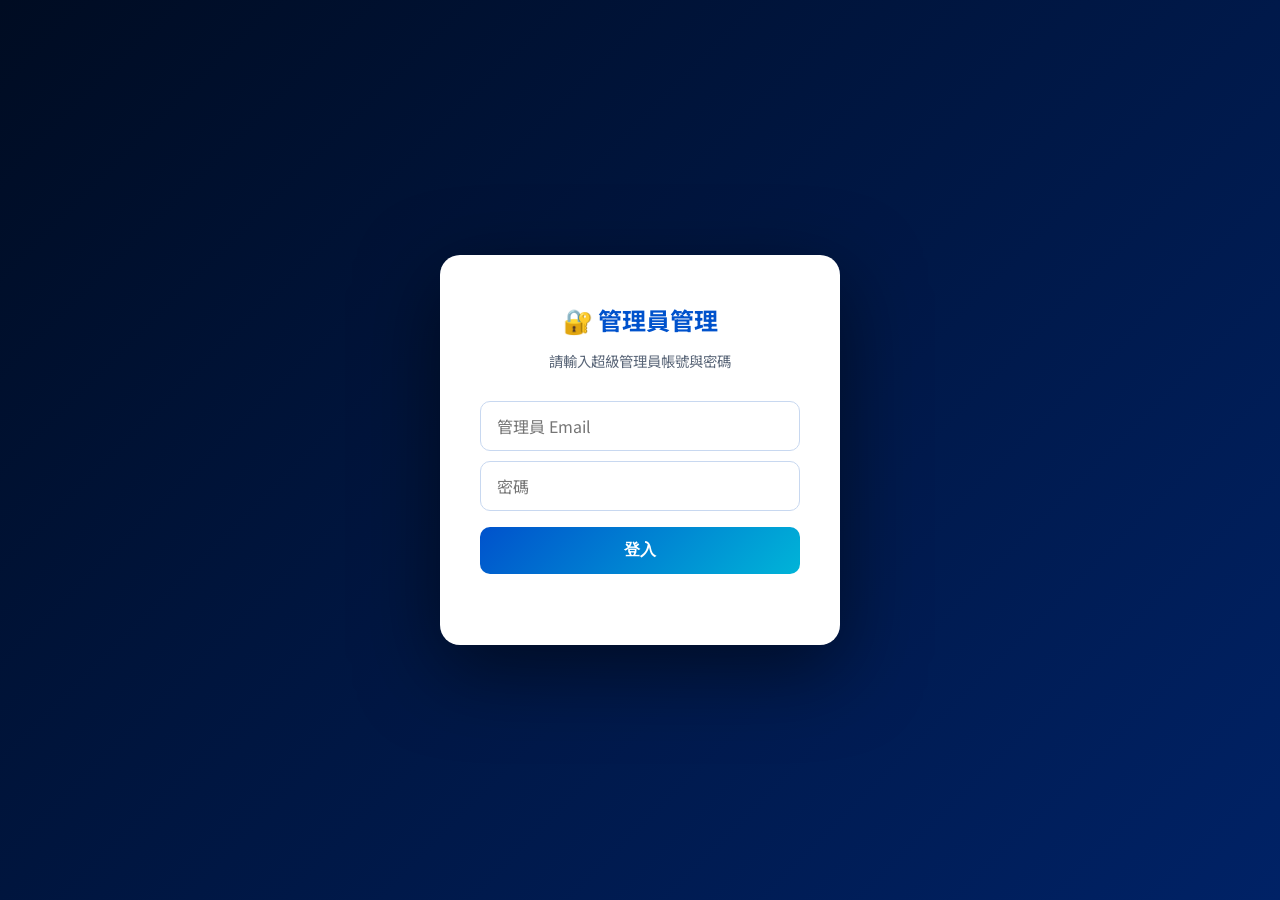
<file: admin-users.html>
<!DOCTYPE html>
<html lang="zh-Hant">
<head>
  <meta charset="UTF-8"/>
  <meta name="viewport" content="width=device-width,initial-scale=1.0"/>
  <title>管理員管理｜ESI Taiwan 後台</title>
  <link rel="stylesheet" href="style.css"/>
  <style>
    /* ── Brand logo inline ── */
    .brand-logo{display:inline-flex;align-items:center;text-decoration:none;gap:0}
    .brand-esi-mark{display:inline-flex;align-items:flex-start;position:relative;line-height:1}
    .brand-esi-es{font-family:'Arial Black','Arial',sans-serif;font-size:2.6rem;font-weight:900;color:#fff;letter-spacing:.02em;line-height:1;text-shadow:0 0 18px rgba(255,255,255,.35)}
    .brand-esi-i-wrap{position:relative;display:inline-flex;align-items:flex-start}
    .brand-esi-i{font-family:'Arial Black','Arial',sans-serif;font-size:2.6rem;font-weight:900;color:#fff;line-height:1;letter-spacing:.02em;text-shadow:0 0 18px rgba(255,255,255,.35)}
    .brand-esi-dot{position:absolute;top:-.28em;left:50%;transform:translateX(-50%);width:.52em;height:.52em;border-radius:50%;background:radial-gradient(circle at 38% 35%,#ff5555,#cc1111);box-shadow:0 2px 10px rgba(200,0,0,.7)}
    .brand-divider{width:1.5px;height:44px;background:linear-gradient(to bottom,transparent,rgba(0,229,255,.6),transparent);margin:0 14px}
    .brand-wordmark{display:flex;flex-direction:column;line-height:1;gap:2px}
    .brand-sub{font-family:'Noto Sans TC',sans-serif;font-size:.68rem;font-weight:500;color:rgba(180,220,255,.9);letter-spacing:.18em;margin-top:3px}

    body{padding-top:var(--nav-h)}

    /* login */
    #loginOverlay{position:fixed;inset:0;background:linear-gradient(135deg,#000c22,#002266);display:flex;align-items:center;justify-content:center;z-index:999}
    .login-box{background:#fff;border-radius:20px;padding:44px 40px;width:100%;max-width:400px;box-shadow:0 24px 80px rgba(0,0,0,.5);text-align:center}
    .login-box h2{margin:0 0 8px;color:#0052cc}
    .login-box p{color:#5a6678;font-size:.9rem;margin:0 0 28px}
    .login-box input{width:100%;box-sizing:border-box;padding:12px 16px;border:1.5px solid #c8d8f0;border-radius:10px;font-size:1rem;font-family:inherit;outline:none;transition:border-color .2s}
    .login-box input:focus{border-color:#0052cc;box-shadow:0 0 0 3px rgba(0,82,204,.12)}
    .login-box button{width:100%;margin-top:16px;padding:13px;border:none;border-radius:10px;background:linear-gradient(135deg,#0052cc,#00b4d8);color:#fff;font-size:1rem;font-weight:700;cursor:pointer}
    #loginError{color:#cc2200;font-size:.85rem;margin-top:10px;min-height:1.2em}

    .admin-wrap{max-width:1100px;margin:0 auto;padding:40px 20px}

    .api-bar{display:flex;align-items:center;gap:8px;font-size:.78rem;margin-bottom:20px;padding:8px 14px;border-radius:8px;background:var(--surface);border:1px solid var(--border)}
    .api-dot{width:8px;height:8px;border-radius:50%;background:#ccc;flex-shrink:0;transition:background .3s}
    .api-dot.ok{background:#0a5c30}
    .api-dot.err{background:#c03010}
    .api-dot.loading{background:#f5a623;animation:blink .8s infinite}
    @keyframes blink{0%,100%{opacity:1}50%{opacity:.3}}

    /* 拒絕存取畫面 */
    #deniedScreen{display:none;text-align:center;padding:80px 20px}
    #deniedScreen .icon{font-size:3.5rem;margin-bottom:16px}
    #deniedScreen h2{color:#c03010;margin-bottom:8px}
    #deniedScreen p{color:var(--muted)}

    /* 新增管理員表單 */
    .add-admin-card{background:#fff;border-radius:16px;padding:32px;border:1px solid var(--border);box-shadow:var(--shadow);margin-bottom:32px}
    .add-admin-card h3{margin:0 0 20px;color:#0052cc}
    .add-admin-grid{display:grid;grid-template-columns:1fr 1fr;gap:14px;margin-bottom:16px}
    .add-admin-grid input{width:100%;box-sizing:border-box;padding:10px 14px;border:1.5px solid #c8d8f0;border-radius:10px;font-size:.95rem;font-family:inherit}

    .role-switch{display:flex;gap:10px;margin-bottom:16px}
    .role-opt{flex:1;padding:12px;border:1.5px solid var(--border);border-radius:10px;text-align:center;cursor:pointer;font-size:.88rem;font-weight:700;color:var(--muted);transition:all .2s}
    .role-opt.active{border-color:#0052cc;background:rgba(0,82,204,.08);color:#0052cc}
    .role-opt small{display:block;font-weight:400;font-size:.75rem;margin-top:2px;color:var(--muted)}

    .module-checks{display:flex;gap:10px;flex-wrap:wrap;margin-bottom:20px}
    .module-chip{display:flex;align-items:center;gap:6px;padding:8px 16px;border:1.5px solid var(--border);border-radius:99px;cursor:pointer;font-size:.85rem;font-weight:600;color:var(--muted);transition:all .2s}
    .module-chip.checked{border-color:#0052cc;background:rgba(0,82,204,.08);color:#0052cc}
    .module-chip input{display:none}

    /* 管理員列表 */
    .table-wrap{overflow-x:auto;border-radius:12px;border:1px solid var(--border);box-shadow:var(--shadow)}
    .data-table{width:100%;border-collapse:collapse;font-size:.88rem}
    .data-table th{background:var(--primary);color:#fff;padding:12px 14px;text-align:left;font-weight:700;font-size:.8rem;letter-spacing:.04em}
    .data-table th:first-child{border-radius:10px 0 0 0}
    .data-table th:last-child{border-radius:0 10px 0 0}
    .data-table td{padding:11px 14px;border-bottom:1px solid var(--border);vertical-align:middle}
    .data-table tr:last-child td{border-bottom:none}
    .data-table tr:nth-child(even) td{background:rgba(0,82,204,.03)}

    .role-badge{display:inline-block;padding:3px 10px;border-radius:99px;font-size:.72rem;font-weight:700}
    .role-badge.super{background:rgba(123,47,247,.12);color:#7b2ff7}
    .role-badge.normal{background:rgba(0,82,204,.10);color:#0052cc}
    .status-badge{display:inline-block;padding:3px 10px;border-radius:99px;font-size:.72rem;font-weight:700}
    .status-badge.active{background:rgba(0,100,40,.10);color:#005c28}
    .status-badge.inactive{background:rgba(200,50,30,.10);color:#c03010}

    .module-tag{display:inline-block;padding:2px 8px;border-radius:6px;font-size:.7rem;font-weight:600;background:rgba(0,82,204,.08);color:#0052cc;margin-right:4px;margin-bottom:2px}

    .action-btn{padding:5px 12px;border-radius:7px;border:none;font-size:.78rem;font-weight:700;cursor:pointer;font-family:inherit;transition:all .2s;margin-right:4px}
    .action-btn.edit{background:rgba(0,82,204,.10);color:#0052cc;border:1.5px solid rgba(0,82,204,.25)}
    .action-btn.disable{background:rgba(200,50,30,.10);color:#c03010;border:1.5px solid rgba(200,50,30,.3)}
    .action-btn.enable{background:rgba(0,100,40,.12);color:#005c28;border:1.5px solid rgba(0,100,40,.3)}

    /* 編輯權限 modal */
    #permModal{position:fixed;inset:0;background:rgba(0,0,0,.5);display:none;align-items:center;justify-content:center;z-index:998;padding:20px}
    #permModal.open{display:flex}
    .perm-box{background:#fff;border-radius:16px;padding:28px;width:100%;max-width:420px}
    .perm-box h3{margin:0 0 6px}
    .perm-box .sub{color:var(--muted);font-size:.85rem;margin-bottom:18px}
    .perm-actions{display:flex;gap:8px;margin-top:20px;justify-content:flex-end}
  </style>
</head>
<body>

<!-- LOGIN -->
<div id="loginOverlay">
  <div class="login-box">
    <h2>🔐 管理員管理</h2>
    <p>請輸入超級管理員帳號與密碼</p>
    <input type="email" id="adminEmail" placeholder="管理員 Email" autocomplete="username" style="margin-bottom:10px"/>
    <input type="password" id="adminKeyInput" placeholder="密碼" autocomplete="current-password"/>
    <button id="loginBtn">登入</button>
    <div id="loginError"></div>
  </div>
</div>

<!-- HEADER -->
<header class="site-header" id="siteHeader">
  <div class="container nav-wrap">
    <a class="brand-logo" href="index.html">
      <span class="brand-esi-mark">
        <span class="brand-esi-es">ES</span>
        <span class="brand-esi-i-wrap">
          <span class="brand-esi-i">I</span>
          <span class="brand-esi-dot"></span>
        </span>
      </span>
      <span class="brand-divider"></span>
      <span class="brand-wordmark">
        <span style="font-family:'Noto Sans TC',sans-serif;font-size:1.15rem;font-weight:700;color:#fff;letter-spacing:.06em;line-height:1.2">易通科技</span>
        <span class="brand-sub">Expert System IVR (Asia) Co., Ltd.</span>
      </span>
    </a>
    <ul class="main-nav" style="gap:0">
      <li><a href="admin-contact.html" style="color:rgba(255,255,255,.75);font-size:.9rem">洽詢管理</a></li>
      <li><a href="admin-repair.html" style="color:rgba(255,255,255,.75);font-size:.9rem">報修管理</a></li>
      <li><a href="admin-news.html" style="color:rgba(255,255,255,.75);font-size:.9rem">文章審核</a></li>
      <li><a href="index.html" style="color:rgba(255,255,255,.75);font-size:.9rem">← 回網站</a></li>
    </ul>
  </div>
</header>

<main class="admin-wrap">
  <div style="margin-bottom:24px;display:flex;justify-content:space-between;align-items:flex-start;flex-wrap:wrap;gap:12px">
    <div>
      <span class="eyebrow">Admin — User Management</span>
      <h1 style="font-size:clamp(1.6rem,3vw,2.2rem);margin:10px 0 6px">👑 管理員管理</h1>
      <p style="color:var(--muted)">新增管理員帳號、設定模組權限、停用 / 啟用帳號（僅超級管理員可使用）</p>
    </div>
    <div style="display:flex;align-items:center;gap:10px">
      <div id="adminBadge" style="display:none;align-items:center;gap:10px;background:linear-gradient(135deg,#0052cc,#00b4d8);color:#fff;padding:8px 18px;border-radius:99px;font-size:.9rem;font-weight:700;box-shadow:0 4px 12px rgba(0,82,204,.3)">
        <span style="font-size:1.1rem">👑</span>
        <span id="adminBadgeName"></span>
      </div>
      <button id="logoutBtn" onclick="adminLogout()" style="display:none;padding:8px 18px;border-radius:99px;border:1.5px solid #e0e8f0;background:#fff;color:var(--muted);font-family:inherit;font-size:.85rem;cursor:pointer">登出</button>
    </div>
  </div>

  <!-- 拒絕存取（一般管理員誤入此頁）-->
  <div id="deniedScreen">
    <div class="icon">🚫</div>
    <h2>權限不足</h2>
    <p>此頁面僅供超級管理員使用，請聯絡超級管理員協助處理。</p>
  </div>

  <!-- 主內容（登入且為 super 才顯示）-->
  <div id="mainContent" style="display:none">
    <div class="api-bar">
      <span class="api-dot loading" id="apiDot"></span>
      <span id="apiStatus">載入中…</span>
    </div>

    <!-- 新增管理員 -->
    <div class="add-admin-card">
      <h3>➕ 新增管理員帳號</h3>
      <div class="add-admin-grid">
        <input id="newAdminName"  type="text"     placeholder="姓名"/>
        <input id="newAdminEmail" type="email"    placeholder="Email"/>
        <input id="newAdminPass"  type="password" placeholder="密碼"/>
      </div>

      <p style="font-size:.85rem;font-weight:700;margin-bottom:8px">角色</p>
      <div class="role-switch" id="roleSwitch">
        <div class="role-opt active" data-role="normal">一般管理員<small>僅能存取勾選的模組</small></div>
        <div class="role-opt" data-role="super">超級管理員<small>自動擁有全部模組權限</small></div>
      </div>

      <div id="permSection">
        <p style="font-size:.85rem;font-weight:700;margin-bottom:8px">可存取模組</p>
        <div class="module-checks" id="newAdminModules">
          <label class="module-chip" data-module="contact"><input type="checkbox" value="contact"/>洽詢管理</label>
          <label class="module-chip" data-module="repair"><input type="checkbox" value="repair"/>報修管理</label>
          <label class="module-chip" data-module="news"><input type="checkbox" value="news"/>文章審核</label>
        </div>
      </div>

      <button onclick="addAdmin()" style="padding:11px 32px;background:linear-gradient(135deg,#0052cc,#00b4d8);color:#fff;border:none;border-radius:10px;font-size:.95rem;font-weight:700;cursor:pointer">新增管理員</button>
      <span id="addAdminMsg" style="margin-left:12px;font-size:.85rem"></span>
    </div>

    <!-- 管理員列表 -->
    <div style="display:flex;justify-content:space-between;align-items:center;margin-bottom:14px">
      <h3 style="margin:0">管理員列表</h3>
      <button onclick="loadAdmins()" style="padding:8px 16px;border-radius:99px;border:1.5px solid var(--accent);background:var(--surface);color:var(--accent);font-family:inherit;font-size:.85rem;font-weight:600;cursor:pointer">🔄 重新整理</button>
    </div>
    <div class="table-wrap">
      <table class="data-table">
        <thead>
          <tr>
            <th>姓名</th>
            <th>Email</th>
            <th>角色</th>
            <th>可存取模組</th>
            <th>狀態</th>
            <th>建立時間</th>
            <th style="width:160px">操作</th>
          </tr>
        </thead>
        <tbody id="adminsBody">
          <tr><td colspan="7" style="text-align:center;padding:32px;color:var(--muted)">載入中…</td></tr>
        </tbody>
      </table>
    </div>
  </div>
</main>

<!-- 編輯權限 Modal -->
<div id="permModal">
  <div class="perm-box">
    <h3>設定模組權限</h3>
    <p class="sub" id="permModalName"></p>
    <div class="module-checks" id="editModules">
      <label class="module-chip" data-module="contact"><input type="checkbox" value="contact"/>洽詢管理</label>
      <label class="module-chip" data-module="repair"><input type="checkbox" value="repair"/>報修管理</label>
      <label class="module-chip" data-module="news"><input type="checkbox" value="news"/>文章審核</label>
    </div>
    <div class="perm-actions">
      <button onclick="closePermModal()" style="padding:9px 20px;border-radius:8px;border:1.5px solid var(--border);background:#fff;color:var(--text);font-family:inherit;font-size:.88rem;cursor:pointer">取消</button>
      <button onclick="savePermissions()" style="padding:9px 20px;border-radius:8px;border:none;background:linear-gradient(135deg,#0052cc,#00b4d8);color:#fff;font-family:inherit;font-size:.88rem;font-weight:700;cursor:pointer">儲存</button>
    </div>
  </div>
</div>

<footer class="site-footer">
  <div class="container footer-grid">
    <div><div class="brand-footer">ESI Taiwan</div><p>後台管理介面 — 僅限授權人員使用</p></div>
    <div></div>
    <div><h4>聯絡資訊</h4><ul class="footer-links"><li>電話：02-77283528</li><li>Email：sales@esi-asia.com.tw</li></ul></div>
  </div>
  <hr class="footer-divider">
  <div class="copyright container">© 2026 Expert System IVR (Asia) Co., Ltd. All Rights Reserved.</div>
</footer>

<script src="site.js"></script>
<script>
(function(){
  const API = '/api';
  let adminKey = '';
  let editingAdminId = null;

  /* ── LOGIN ── */
  async function tryLogin(){
    const email = document.getElementById('adminEmail').value.trim();
    const pass  = document.getElementById('adminKeyInput').value.trim();
    if (!email||!pass){ document.getElementById('loginError').textContent='請輸入帳號與密碼'; return; }
    const btn = document.getElementById('loginBtn');
    btn.textContent = '驗證中…'; btn.disabled = true;
    try {
      const r = await fetch(API+'/admin/login',{
        method:'POST',
        headers:{'Content-Type':'application/json'},
        body:JSON.stringify({email, password:pass})
      });
      const d = await r.json();
      if(!r.ok){
        document.getElementById('loginError').textContent=d.error||'登入失敗';
        btn.textContent='登入'; btn.disabled=false; return;
      }
      adminKey = d.session_token;
      sessionStorage.setItem('esi_admin', JSON.stringify({...d.admin, session_token: d.session_token}));
      enterPage(d.admin);
    } catch(e){
      document.getElementById('loginError').textContent='連線失敗';
      btn.textContent='登入'; btn.disabled=false;
    }
  }
  document.getElementById('loginBtn').addEventListener('click', tryLogin);
  document.getElementById('adminKeyInput').addEventListener('keydown', e=>{ if(e.key==='Enter') tryLogin(); });
  document.getElementById('adminEmail').addEventListener('keydown', e=>{ if(e.key==='Enter') document.getElementById('adminKeyInput').focus(); });

  // restore session：移至檔案最末端執行，確保 loadAdmins 等函式已定義完成（避免 ReferenceError）

  function enterPage(admin){
    document.getElementById('loginOverlay').style.display='none';
    document.getElementById('adminBadge').style.display='flex';
    document.getElementById('logoutBtn').style.display='block';
    document.getElementById('adminBadgeName').textContent=(admin.name||admin.email);
    if (admin.role !== 'super') {
      document.getElementById('deniedScreen').style.display='block';
      document.getElementById('mainContent').style.display='none';
      return;
    }
    document.getElementById('deniedScreen').style.display='none';
    document.getElementById('mainContent').style.display='block';
    loadAdmins();
  }

  window.adminLogout = async function(){
    if(!confirm('確定要登出？')) return;
    try { await fetch('/api/admin/logout',{method:'POST',headers:{'x-session-token':adminKey}}); } catch(e){}
    sessionStorage.removeItem('esi_admin');
    location.reload();
  };

  function setStatus(state, msg){
    const dot = document.getElementById('apiDot');
    if (dot) dot.className = 'api-dot ' + state;
    const s = document.getElementById('apiStatus');
    if (s) s.textContent = msg;
  }

  function esc(s){ return String(s||'').replace(/&/g,'&amp;').replace(/</g,'&lt;').replace(/>/g,'&gt;').replace(/"/g,'&quot;'); }

  /* ── 角色切換（新增表單）── */
  document.getElementById('roleSwitch').addEventListener('click', e=>{
    const opt = e.target.closest('.role-opt');
    if(!opt) return;
    document.querySelectorAll('#roleSwitch .role-opt').forEach(o=>o.classList.remove('active'));
    opt.classList.add('active');
    document.getElementById('permSection').style.display = opt.dataset.role === 'super' ? 'none' : 'block';
  });

  /* ── 模組勾選 chip 互動（新增表單 + 編輯 modal 共用樣式）── */
  function bindModuleChips(containerId){
    document.querySelectorAll('#'+containerId+' .module-chip').forEach(chip=>{
      chip.addEventListener('click', e=>{
        e.preventDefault();
        const input = chip.querySelector('input');
        input.checked = !input.checked;
        chip.classList.toggle('checked', input.checked);
      });
    });
  }
  bindModuleChips('newAdminModules');
  bindModuleChips('editModules');

  function getCheckedModules(containerId){
    return Array.from(document.querySelectorAll('#'+containerId+' input:checked')).map(i=>i.value);
  }

  /* ── 新增管理員 ── */
  window.addAdmin = async function(){
    const name  = document.getElementById('newAdminName').value.trim();
    const email = document.getElementById('newAdminEmail').value.trim();
    const pass  = document.getElementById('newAdminPass').value.trim();
    const role  = document.querySelector('#roleSwitch .role-opt.active').dataset.role;
    const permissions = getCheckedModules('newAdminModules');
    const msg = document.getElementById('addAdminMsg');
    if(!name||!email||!pass){ msg.style.color='#cc2200'; msg.textContent='請填寫所有欄位'; return; }
    if(role==='normal' && permissions.length===0){
      msg.style.color='#cc2200'; msg.textContent='請至少勾選一個模組權限'; return;
    }
    try{
      const r = await fetch(API+'/admin/users',{
        method:'POST',
        headers:{'Content-Type':'application/json','x-session-token':adminKey},
        body:JSON.stringify({name,email,password:pass,role,permissions})
      });
      const d = await r.json();
      if(!r.ok){ msg.style.color='#cc2200'; msg.textContent='新增失敗：'+(d.error||'未知錯誤'); return; }
      msg.style.color='#1a7a1a'; msg.textContent='✅ 管理員 '+name+' 已新增';
      document.getElementById('newAdminName').value='';
      document.getElementById('newAdminEmail').value='';
      document.getElementById('newAdminPass').value='';
      document.querySelectorAll('#newAdminModules input').forEach(i=>{ i.checked=false; i.closest('.module-chip').classList.remove('checked'); });
      document.querySelector('#roleSwitch .role-opt[data-role="normal"]').click();
      loadAdmins();
    }catch(e){ msg.style.color='#cc2200'; msg.textContent='連線失敗'; }
  };

  /* ── 載入管理員列表 ── */
  window.loadAdmins = async function(){
    setStatus('loading','載入中…');
    try {
      const r = await fetch(API+'/admin/users?full=1',{headers:{'x-session-token':adminKey}});
      const data = await r.json();
      if(!r.ok){ setStatus('err', data.error||'載入失敗'); return; }
      renderAdmins(data);
      setStatus('ok', `共 ${data.length} 位管理員`);
    } catch(e){
      setStatus('err','載入失敗：'+e.message);
    }
  };

  const MODULE_NAMES = { contact:'洽詢管理', repair:'報修管理', news:'文章審核' };

  function renderAdmins(rows){
    const tbody = document.getElementById('adminsBody');
    if(!rows.length){ tbody.innerHTML='<tr><td colspan="7" style="text-align:center;padding:32px;color:var(--muted)">沒有管理員資料</td></tr>'; return; }
    tbody.innerHTML = rows.map(a=>{
      const dt = new Date(a.created_at).toLocaleDateString('zh-TW');
      const moduleTags = a.role==='super'
        ? '<span style="color:var(--muted);font-size:.8rem">全部模組（超級管理員）</span>'
        : (a.permissions.length ? a.permissions.map(m=>'<span class="module-tag">'+(MODULE_NAMES[m]||m)+'</span>').join('') : '<span style="color:var(--muted);font-size:.8rem">尚未設定</span>');
      const statusActions = a.is_active
        ? '<button class="action-btn disable" onclick="toggleStatus('+a.id+',false,\''+esc(a.name)+'\')">停用</button>'
        : '<button class="action-btn enable" onclick="toggleStatus('+a.id+',true,\''+esc(a.name)+'\')">啟用</button>';
      const editBtn = a.role==='super'
        ? ''
        : '<button class="action-btn edit" onclick="openPermModal('+a.id+',\''+esc(a.name)+'\','+JSON.stringify(a.permissions).replace(/"/g,'&quot;')+')">設定權限</button>';
      return `<tr>
        <td><strong>${esc(a.name)}</strong></td>
        <td>${esc(a.email)}</td>
        <td><span class="role-badge ${a.role}">${a.role==='super'?'超級管理員':'一般管理員'}</span></td>
        <td>${moduleTags}</td>
        <td><span class="status-badge ${a.is_active?'active':'inactive'}">${a.is_active?'啟用中':'已停用'}</span></td>
        <td style="font-size:.82rem;color:var(--muted)">${dt}</td>
        <td style="white-space:nowrap">${editBtn}${statusActions}</td>
      </tr>`;
    }).join('');
  }

  /* ── 停用 / 啟用 ── */
  window.toggleStatus = async function(id, newStatus, name){
    const label = newStatus ? '啟用' : '停用';
    const warn = newStatus ? '' : '（停用後該帳號會立即被強制登出）';
    if(!confirm(`確定要${label}管理員「${name}」？${warn}`)) return;
    try{
      const r = await fetch(API+'/admin/users/'+id+'/status',{
        method:'PATCH',
        headers:{'Content-Type':'application/json','x-session-token':adminKey},
        body:JSON.stringify({is_active:newStatus})
      });
      const d = await r.json();
      if(!r.ok){ alert('操作失敗：'+(d.error||'未知錯誤')); return; }
      loadAdmins();
    }catch(e){ alert('連線失敗'); }
  };

  /* ── 編輯權限 Modal ── */
  window.openPermModal = function(id, name, permissions){
    editingAdminId = id;
    document.getElementById('permModalName').textContent = name + ' 的可存取模組';
    document.querySelectorAll('#editModules input').forEach(i=>{
      const checked = permissions.includes(i.value);
      i.checked = checked;
      i.closest('.module-chip').classList.toggle('checked', checked);
    });
    document.getElementById('permModal').classList.add('open');
  };

  window.closePermModal = function(){
    document.getElementById('permModal').classList.remove('open');
    editingAdminId = null;
  };

  window.savePermissions = async function(){
    if(!editingAdminId) return;
    const permissions = getCheckedModules('editModules');
    try{
      const r = await fetch(API+'/admin/users/'+editingAdminId+'/permissions',{
        method:'PUT',
        headers:{'Content-Type':'application/json','x-session-token':adminKey},
        body:JSON.stringify({permissions})
      });
      const d = await r.json();
      if(!r.ok){ alert('儲存失敗：'+(d.error||'未知錯誤')); return; }
      closePermModal();
      loadAdmins();
    }catch(e){ alert('連線失敗'); }
  };

  // restore session：放在所有函式定義之後執行，避免呼叫到尚未賦值的 window.loadAdmins 等函式
  const savedAdmin = sessionStorage.getItem('esi_admin');
  if (savedAdmin) {
    const a = JSON.parse(savedAdmin);
    adminKey = a.session_token || '';
    enterPage(a);
  }
})();
</script>
</body>
</html>
</file>
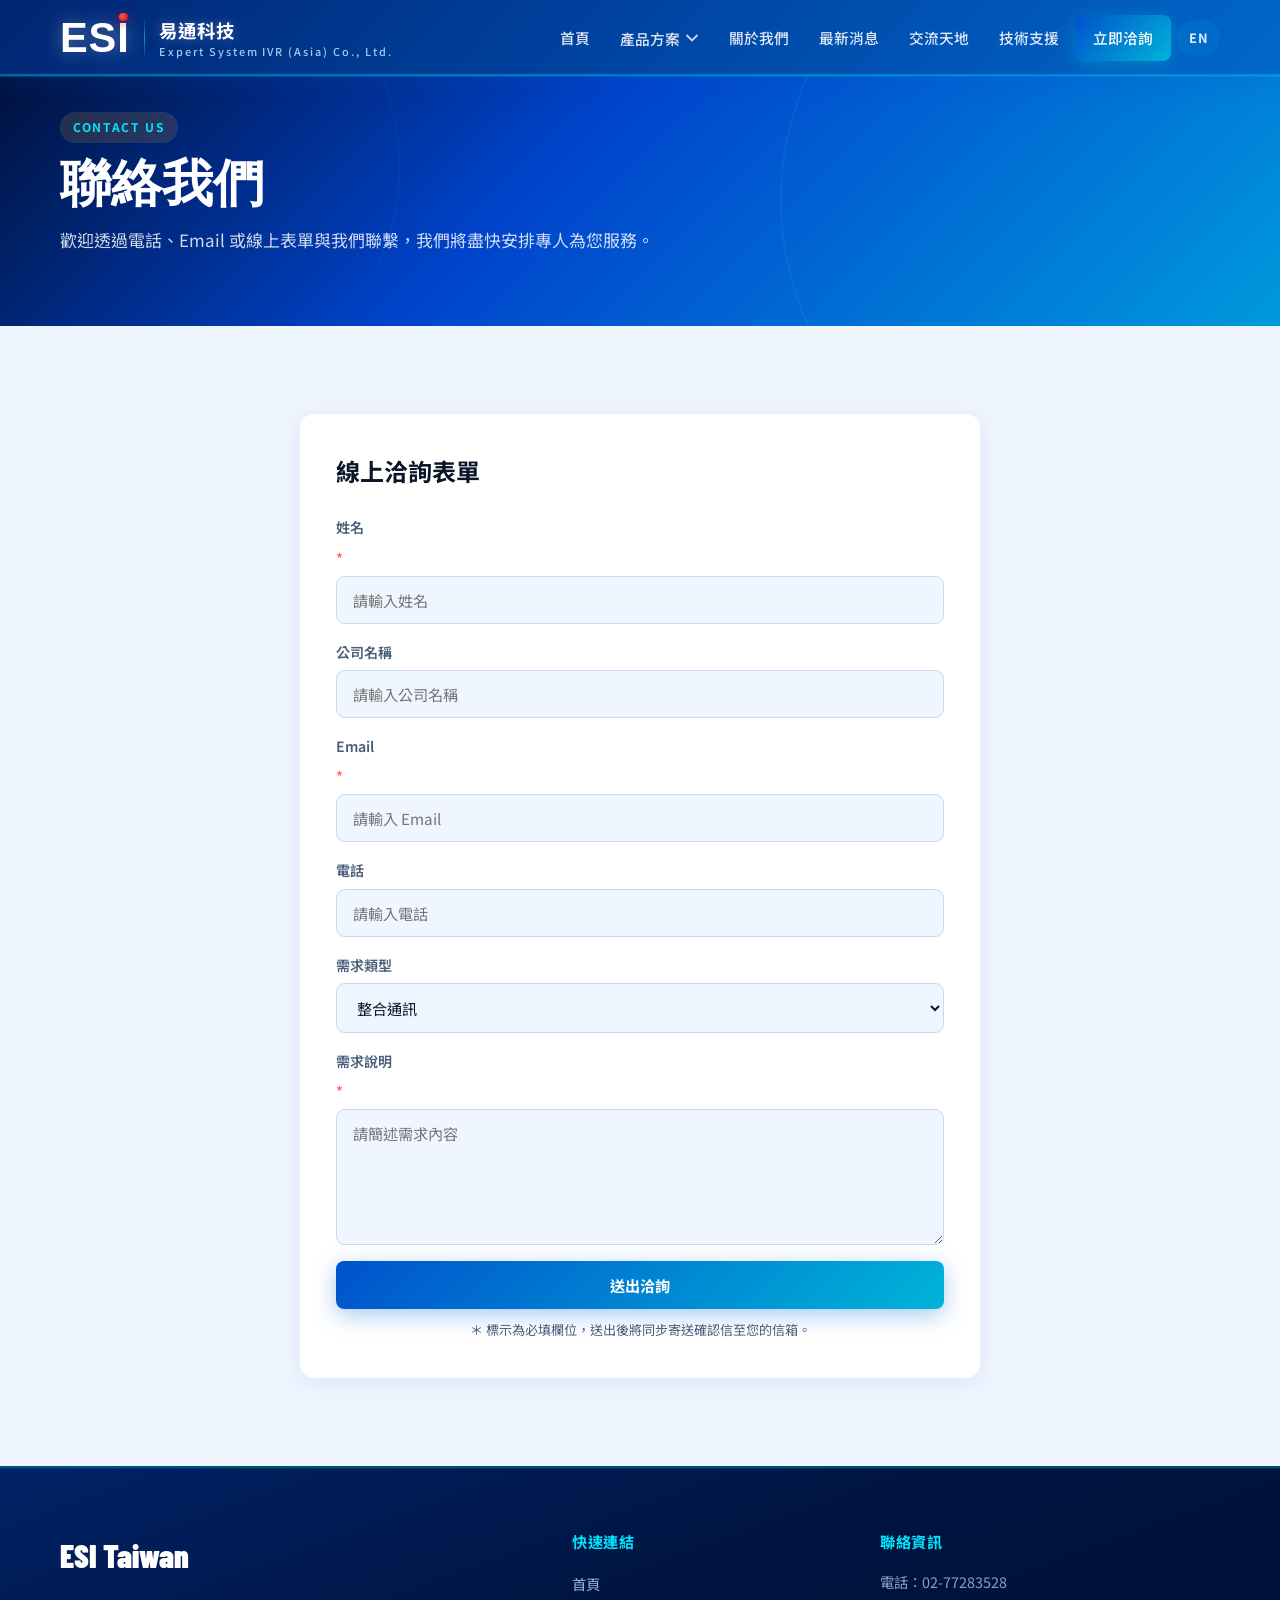
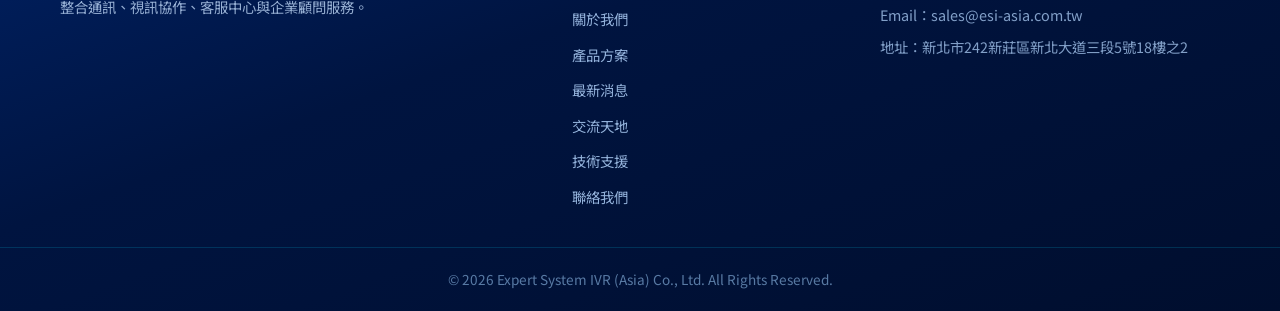
<file: contact.html>
<!DOCTYPE html>
<html lang="zh-Hant">
<head>
  <meta charset="UTF-8" />
  <meta name="viewport" content="width=device-width, initial-scale=1.0" />
  <title data-i18n="contact.meta.title">聯絡我們｜ESI Taiwan</title>
  <meta name="description" content="聯絡 ESI，索取產品資訊或預約顧問諮詢。" data-i18n-attr="content:contact.meta.desc" />
  <link rel="stylesheet" href="style.css" />
  <style>
    /* ── Brand logo inline ── */
    .brand-logo{display:inline-flex;align-items:center;text-decoration:none;gap:0}
    .brand-esi-mark{display:inline-flex;align-items:flex-start;position:relative;line-height:1}
    .brand-esi-es{font-family:'Arial Black','Arial',sans-serif;font-size:2.6rem;font-weight:900;font-style:normal;color:#fff;letter-spacing:.02em;line-height:1;text-shadow:0 0 18px rgba(255,255,255,.35)}
    .brand-esi-i-wrap{position:relative;display:inline-flex;align-items:flex-start}
    .brand-esi-i{font-family:'Arial Black','Arial',sans-serif;font-size:2.6rem;font-weight:900;font-style:normal;color:#fff;line-height:1;letter-spacing:.02em;text-shadow:0 0 18px rgba(255,255,255,.35)}
    .brand-esi-dot{position:absolute;top:-.28em;left:50%;transform:translateX(-50%);width:.52em;height:.52em;border-radius:50%;background:radial-gradient(circle at 38% 35%,#ff5555,#cc1111);box-shadow:0 2px 10px rgba(200,0,0,.7)}
    .brand-divider{width:1.5px;height:44px;background:linear-gradient(to bottom,transparent,rgba(0,229,255,.6),transparent);margin:0 14px}
    .brand-wordmark{display:flex;flex-direction:column;line-height:1;gap:2px}
    .brand-sub{font-family:'Noto Sans TC',sans-serif;font-size:.68rem;font-weight:500;color:rgba(180,220,255,.9);letter-spacing:.18em;margin-top:3px}
  </style>
</head>
<body>

<header class="site-header" id="siteHeader">
  <div class="container nav-wrap">
    <a class="brand-logo" href="index.html">
      <span class="brand-esi-mark">
        <span class="brand-esi-es">ES</span>
        <span class="brand-esi-i-wrap">
          <span class="brand-esi-i">I</span>
          <span class="brand-esi-dot"></span>
        </span>
      </span>
      <span class="brand-divider"></span>
      <span class="brand-wordmark">
        <span style="font-family:'Noto Sans TC',sans-serif;font-size:1.15rem;font-weight:700;color:#fff;letter-spacing:.06em;line-height:1.2;text-shadow:0 0 12px rgba(255,255,255,.25)">易通科技</span>
        <span class="brand-sub">Expert System IVR (Asia) Co., Ltd.</span>
      </span>
    </a>
    <button class="hamburger" id="hamburger" aria-label="選單" data-i18n-attr="aria-label:common.nav.menuAria"><span></span><span></span><span></span></button>
    <ul class="main-nav" id="mainNav">
      <li><a href="index.html" data-i18n="common.nav.home">首頁</a></li>
      <li class="has-mega">
        <button><span data-i18n="common.nav.products">產品方案</span> <svg class="nav-arrow" viewBox="0 0 14 14" fill="none"><path d="M2 4.5L7 9.5L12 4.5" stroke="rgba(255,255,255,.8)" stroke-width="1.8" stroke-linecap="round"/></svg></button>
        <div class="mega-menu">
          <div class="mega-col"><h4 data-i18n="common.mega.uc">整合通訊</h4><a href="products.html#uc">Microsoft Teams Phone</a><a href="products.html#uc">Zoom Phone</a><a href="products.html#uc">Deltapath frSIP</a></div>
          <div class="mega-col"><h4 data-i18n="common.mega.recording">錄音系統</h4><a href="products.html#recording">VL2000</a><a href="products.html#recording" data-i18n="common.product.huadingEuls">華鼎 EULS</a><a href="products.html#recording" data-i18n="common.product.huadingTcr">華鼎 TCR 2000</a><a href="products.html#recording">QMS</a></div>
          <div class="mega-col"><h4 data-i18n="common.mega.callcenter">Call Center｜IVR</h4><a href="products.html#callcenter">EICC</a></div>
          <div class="mega-col"><h4 data-i18n="common.mega.meeting">會議設備</h4><a href="products.html#meeting-room" data-i18n="common.mega.video">視訊設備</a><a href="products.html#meeting-room" data-i18n="common.mega.headset">耳機和揚聲器</a><a href="products.html#meeting-room" data-i18n="common.mega.wireless">無線投影</a><a href="https://esi-asia.com/esi-tik-for-neat-pad-neat-frame/" target="_blank">ESI-TIK Booking System</a></div>
          <div class="mega-col"><h4 data-i18n="common.mega.gateway">Gateway｜SBC</h4><a href="products.html#gateway">AudioCodes</a><a href="products.html#gateway">Ribbon</a></div>
          <div class="mega-col"><h4 data-i18n="common.mega.ipphone">IP Phone｜Teams Phone</h4><a href="products.html#ipphone">AudioCodes</a><a href="products.html#ipphone">Snom</a></div>
        </div>
      </li>
      <li><a href="about.html" data-i18n="common.nav.about">關於我們</a></li>
      <li><a href="news.html" data-i18n="common.nav.news">最新消息</a></li>
      <li><a href="community.html" data-i18n="common.nav.community">交流天地</a></li>
      <li><a href="support.html" data-i18n="common.nav.support">技術支援</a></li>
      <li><a href="contact.html" class="nav-cta active" data-i18n="common.nav.contact">立即洽詢</a></li>
    </ul>
  </div>
</header>

<section class="page-hero">
  <div class="container">
    <span class="eyebrow" style="color:var(--accent2);background:rgba(245,166,35,.15)">Contact Us</span>
    <h1 data-i18n="contact.hero.title">聯絡我們</h1>
    <p class="lead" data-i18n="contact.hero.lead">歡迎透過電話、Email 或線上表單與我們聯繫，我們將盡快安排專人為您服務。</p>
  </div>
</section>

<section class="section">
  <div class="container">
    <div class="form-panel reveal" style="max-width:680px;margin:0 auto">
      <h2 style="margin-bottom:24px" data-i18n="contact.form.title">線上洽詢表單</h2>

      <!-- success message (hidden by default) -->
      <div id="formSuccess" style="display:none;background:linear-gradient(135deg,#003d22,#005a30);border:1px solid rgba(0,255,180,0.35);border-radius:12px;padding:32px 28px;text-align:center">
        <div style="font-size:2.8rem;margin-bottom:12px">✅</div>
        <h3 style="color:#00ffcc;margin:0 0 10px" data-i18n="contact.form.successTitle">洽詢已成功送出！</h3>
        <p style="color:rgba(180,255,230,0.85);margin:0 0 6px" data-i18n="contact.form.successP1">感謝您聯繫 ESI 易通科技，業務團隊將於 1 個工作天內與您聯繫。</p>
        <p style="color:rgba(180,255,230,0.65);font-size:.88rem;margin:0" data-i18n="contact.form.successP2">確認信已寄至您的信箱，請留意查收。</p>
      </div>

      <!-- error message (hidden by default) -->
      <div id="formError" style="display:none;background:rgba(180,30,30,0.15);border:1px solid rgba(255,80,80,0.35);border-radius:10px;padding:16px 20px;margin-bottom:20px;color:#ff8888;font-size:.92rem"></div>

      <form id="contactForm">
        <label><span data-i18n="contact.form.name">姓名</span> <span style="color:#ff6666">*</span><input type="text" name="name" placeholder="請輸入姓名" required data-i18n-placeholder="contact.form.namePh" /></label>
        <label><span data-i18n="contact.form.company">公司名稱</span> <input type="text" name="company" placeholder="請輸入公司名稱" data-i18n-placeholder="contact.form.companyPh" /></label>
        <label>Email <span style="color:#ff6666">*</span><input type="email" name="email" placeholder="請輸入 Email" required data-i18n-placeholder="contact.form.emailPh" /></label>
        <label><span data-i18n="contact.form.phone">電話</span> <input type="tel" name="phone" placeholder="請輸入電話" data-i18n-placeholder="contact.form.phonePh" /></label>
        <label><span data-i18n="contact.form.type">需求類型</span>
          <select name="type">
            <option data-i18n="common.mega.uc">整合通訊</option>
            <option data-i18n="common.mega.recording">錄音系統</option>
            <option data-i18n="common.mega.callcenter">Call Center｜IVR</option>
            <option data-i18n="common.mega.meeting">會議設備</option>
            <option data-i18n="common.mega.gateway">Gateway｜SBC</option>
            <option data-i18n="common.mega.ipphone">IP Phone｜Teams Phone</option>
            <option data-i18n="news.filter.other">其他</option>
          </select>
        </label>
        <label><span data-i18n="contact.form.message">需求說明</span> <span style="color:#ff6666">*</span><textarea name="message" rows="5" placeholder="請簡述需求內容" required data-i18n-placeholder="contact.form.messagePh"></textarea></label>
        <button class="btn btn-primary btn-block" type="submit" id="submitBtn" data-i18n="contact.form.submit">送出洽詢</button>
        <p class="form-note" style="margin-top:10px;font-size:.82rem;color:var(--muted)" data-i18n="contact.form.note">＊ 標示為必填欄位，送出後將同步寄送確認信至您的信箱。</p>
      </form>
    </div>
  </div>
</section>

<footer class="site-footer">
  <div class="container footer-grid">
    <div><div class="brand-footer">ESI Taiwan</div><p data-i18n="common.footer.tagline">整合通訊、視訊協作、客服中心與企業顧問服務。</p></div>
    <div><h4 data-i18n="common.footer.quicklinks">快速連結</h4><ul class="footer-links"><li><a href="index.html" data-i18n="common.nav.home">首頁</a></li><li><a href="about.html" data-i18n="common.nav.about">關於我們</a></li><li><a href="products.html" data-i18n="common.nav.products">產品方案</a></li><li><a href="news.html" data-i18n="common.nav.news">最新消息</a></li><li><a href="community.html" data-i18n="common.nav.community">交流天地</a></li><li><a href="support.html" data-i18n="common.nav.support">技術支援</a></li><li><a href="contact.html" data-i18n="common.nav.contact">聯絡我們</a></li></ul></div>
    <div><h4 data-i18n="common.footer.contactInfo">聯絡資訊</h4><ul class="footer-links"><li data-i18n="common.footer.phone">電話：02-77283528</li><li data-i18n="common.footer.email">Email：sales@esi-asia.com.tw</li><li data-i18n="common.footer.address">地址：新北市242新莊區新北大道三段5號18樓之2</li></ul></div>
  </div>
  <hr class="footer-divider">
  <div class="copyright container">© 2026 Expert System IVR (Asia) Co., Ltd. All Rights Reserved.</div>
</footer>
<script>
  window.ESI_I18N = { en: {
    'contact.meta.title': 'Contact Us | ESI Taiwan',
    'contact.meta.desc': 'Contact ESI to request product information or schedule a consultation.',
    'contact.hero.title': 'Contact Us',
    'contact.hero.lead': "Reach us by phone, email, or the online form below, and we'll have someone follow up with you as soon as possible.",
    'contact.form.title': 'Online Inquiry Form',
    'contact.form.successTitle': 'Your inquiry has been submitted!',
    'contact.form.successP1': 'Thank you for contacting ESI Taiwan. Our sales team will reach out to you within 1 business day.',
    'contact.form.successP2': 'A confirmation email has been sent to your inbox — please check it.',
    'contact.form.name': 'Name',
    'contact.form.namePh': 'Enter your name',
    'contact.form.company': 'Company Name',
    'contact.form.companyPh': 'Enter your company name',
    'contact.form.emailPh': 'Enter your email',
    'contact.form.phone': 'Phone',
    'contact.form.phonePh': 'Enter your phone number',
    'contact.form.type': 'Inquiry Type',
    'contact.form.message': 'Details',
    'contact.form.messagePh': 'Briefly describe what you need',
    'contact.form.submit': 'Submit Inquiry',
    'contact.form.submitting': 'Submitting…',
    'contact.form.note': '* Required fields. A confirmation email will be sent to your inbox after submission.',
    'contact.form.errDefault': 'Submission failed, please try again later.',
    'contact.form.errNetwork': 'Network error. Please check your connection and try again, or call us directly at 02-7728-3528.'
  }};
</script>
<script src="i18n.js"></script>
<script src="site.js"></script>
<script>
(function(){
  const form      = document.getElementById('contactForm');
  const submitBtn = document.getElementById('submitBtn');
  const success   = document.getElementById('formSuccess');
  const errorBox  = document.getElementById('formError');

  if (!form) return;

  form.addEventListener('submit', async function(e){
    e.preventDefault();
    errorBox.style.display = 'none';
    submitBtn.disabled = true;
    submitBtn.textContent = (window.t && window.t('contact.form.submitting')) || '送出中…';

    const data = {
      name:    form.name.value.trim(),
      company: form.company.value.trim(),
      email:   form.email.value.trim(),
      phone:   form.phone.value.trim(),
      type:    form.type.value,
      message: form.message.value.trim(),
    };

    try {
      const res = await fetch('/api/contact', {
        method:  'POST',
        headers: { 'Content-Type': 'application/json' },
        body:    JSON.stringify(data),
      });
      const json = await res.json();

      if (res.ok) {
        form.style.display    = 'none';
        success.style.display = 'block';
      } else {
        errorBox.textContent    = json.error || (window.t && window.t('contact.form.errDefault')) || '送出失敗，請稍後再試。';
        errorBox.style.display  = 'block';
        submitBtn.disabled      = false;
        submitBtn.textContent   = (window.t && window.t('contact.form.submit')) || '送出洽詢';
      }
    } catch(err) {
      errorBox.textContent   = (window.t && window.t('contact.form.errNetwork')) || '網路錯誤，請確認連線後再試，或直接來電 02-77283528。';
      errorBox.style.display = 'block';
      submitBtn.disabled     = false;
      submitBtn.textContent  = (window.t && window.t('contact.form.submit')) || '送出洽詢';
    }
  });
})();
</script>
</body>
</html>
</file>
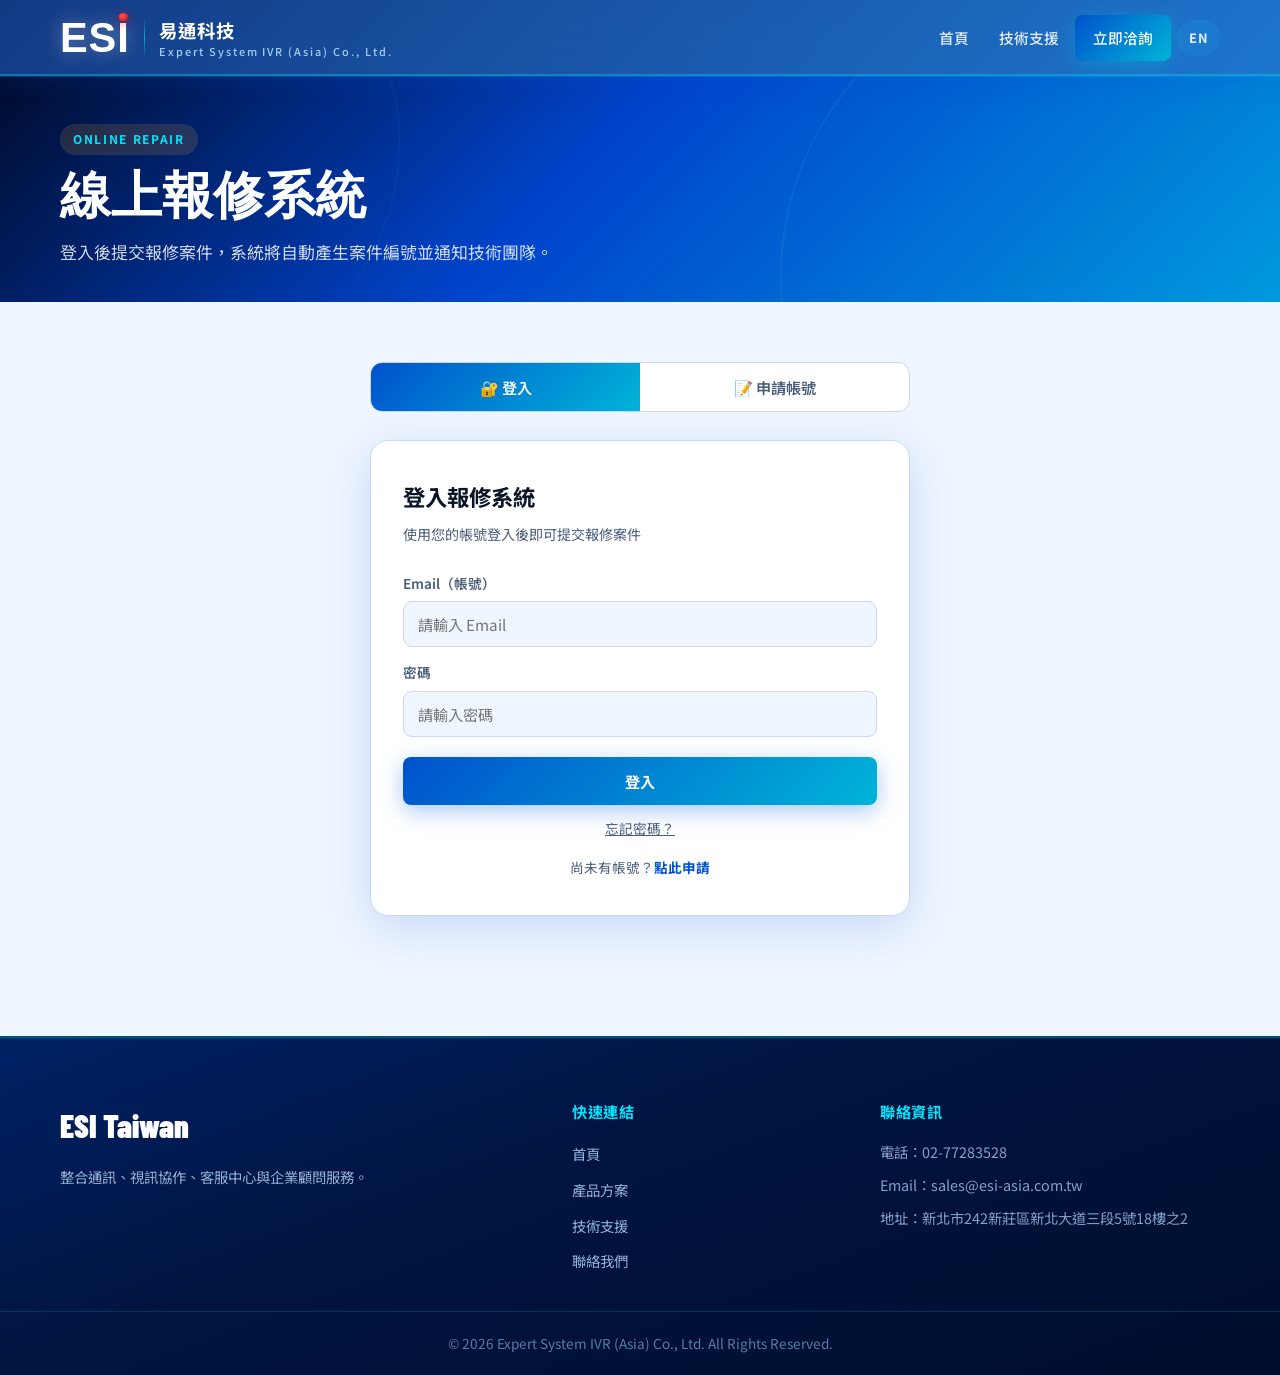
<file: my-tickets.html>
<!DOCTYPE html>
<html lang="zh-Hant">
<head>
  <meta charset="UTF-8"/>
  <meta name="viewport" content="width=device-width,initial-scale=1.0"/>
  <title data-i18n="tickets.meta.title">我的案件記錄｜ESI Taiwan</title>
  <link rel="stylesheet" href="style.css"/>
  <style>
    body { padding-top: var(--nav-h); }
    .page-wrap { max-width: 960px; margin: 0 auto; padding: 40px 20px; }
    .ticket-list { display:flex; flex-direction:column; gap:14px; margin-top:8px; }
    .ticket-item { background:#fff; border-radius:14px; padding:20px 22px; border:1px solid var(--border); box-shadow:var(--shadow); }
    .ticket-no   { font-family:monospace; font-size:.85rem; color:var(--primary); font-weight:700; }
    .ticket-meta { font-size:.82rem; color:var(--muted); margin:4px 0 8px; }
    .ticket-desc { font-size:.9rem; color:var(--text); }
    .t-badge { display:inline-block; padding:2px 10px; border-radius:99px; font-size:.78rem; font-weight:700; }
    .t-badge.open     { background:#e8f4ff; color:#0052cc; }
    .t-badge.progress { background:#fff3cd; color:#856404; }
    .t-badge.closed   { background:#e8f8e8; color:#1a7a1a; }
    .t-badge.low      { background:#e8f8e8; color:#1a7a1a; }
    .t-badge.normal   { background:#fff3cd; color:#856404; }
    .t-badge.urgent   { background:#fde8e8; color:#cc2200; }
    .user-bar { display:flex; justify-content:space-between; align-items:center; background:#fff; border-radius:14px; padding:14px 20px; margin-bottom:24px; border:1px solid var(--border); box-shadow:var(--shadow); }
    .logout-btn { padding:8px 18px; border-radius:99px; border:1.5px solid #e0e8f0; background:#fff; color:var(--muted); font-family:inherit; font-size:.85rem; cursor:pointer; }
    .back-btn { display:inline-flex; align-items:center; gap:6px; padding:9px 20px; border-radius:99px; border:1.5px solid var(--primary); color:var(--primary); background:#fff; font-family:inherit; font-size:.88rem; font-weight:600; cursor:pointer; text-decoration:none; margin-bottom:20px; }
    /* msg modal */
    .msg-modal-overlay{position:fixed;inset:0;background:rgba(0,0,0,.5);z-index:900;display:flex;align-items:center;justify-content:center;padding:20px}
    .msg-modal{background:#fff;border-radius:20px;width:100%;max-width:640px;max-height:85vh;display:flex;flex-direction:column;box-shadow:0 24px 80px rgba(0,0,0,.3)}
    .msg-modal-header{padding:18px 24px;border-bottom:1px solid #e0e8f0;display:flex;justify-content:space-between;align-items:center}
    .msg-modal-header h3{margin:0;color:#0052cc;font-size:1rem}
    .msg-modal-close{background:none;border:none;font-size:1.4rem;cursor:pointer;color:#8899aa;line-height:1}
    .msg-thread{flex:1;overflow-y:auto;padding:20px 24px;display:flex;flex-direction:column;gap:12px}
    .msg-bubble{max-width:85%;padding:12px 16px;border-radius:14px;font-size:.88rem;line-height:1.6}
    .msg-bubble.admin{align-self:flex-start;background:#f0f4ff;color:#1a2a4a;border-radius:14px 14px 14px 4px}
    .msg-bubble.user{align-self:flex-end;background:linear-gradient(135deg,#0052cc,#00b4d8);color:#fff;border-radius:14px 14px 4px 14px}
    .msg-meta{font-size:.75rem;opacity:.7;margin-bottom:4px}
    .msg-input-area{padding:16px 24px;border-top:1px solid #e0e8f0;display:flex;gap:10px}
    .msg-input-area textarea{flex:1;padding:10px 14px;border:1.5px solid #c8d8f0;border-radius:10px;font-size:.9rem;font-family:inherit;resize:none;height:72px;outline:none}
    .msg-input-area textarea:focus{border-color:#0052cc}
    .msg-send-btn{padding:0 18px;background:linear-gradient(135deg,#0052cc,#00b4d8);color:#fff;border:none;border-radius:10px;font-weight:700;cursor:pointer;font-size:.9rem}
  </style>
</head>
<body>
<div id="msgModal" class="msg-modal-overlay" style="display:none">
  <div class="msg-modal">
    <div class="msg-modal-header">
      <h3 id="msgModalTitle" data-i18n="repair.msg.title">對話記錄</h3>
      <button class="msg-modal-close" onclick="closeMsgModal()">✕</button>
    </div>
    <div class="msg-thread" id="msgThread"></div>
    <div class="msg-input-area" style="flex-direction:column;gap:8px">
      <textarea id="msgInput" placeholder="輸入回覆訊息…" data-i18n-placeholder="repair.msg.inputPh"></textarea>
      <div style="display:flex;align-items:center;gap:8px;flex-wrap:wrap">
        <button type="button" onclick="document.getElementById('msgFileInput').click()" style="padding:6px 12px;border:1.5px dashed #c8d8f0;border-radius:8px;background:#f8faff;color:#0052cc;font-size:.82rem;cursor:pointer;font-family:inherit" data-i18n="tickets.addAttachment">＋ 附件</button>
        <input type="file" id="msgFileInput" multiple style="display:none"/>
        <div id="msgFileList" style="flex:1;font-size:.8rem"></div>
        <button class="msg-send-btn" onclick="sendUserMsg()" data-i18n="repair.msg.send">發送回覆</button>
      </div>
    </div>
  </div>
</div>
<div class="page-wrap">
  <a href="repair.html" class="back-btn" data-i18n="tickets.back">← 返回報修頁面</a>
  <div class="user-bar">
    <div><span data-i18n="repair.loggedIn">已登入：</span><strong id="userNameDisplay"></strong>　<span style="color:var(--muted)" id="userCompanyDisplay"></span></div>
    <button class="logout-btn" onclick="logout()" data-i18n="repair.logout">登出</button>
  </div>
  <h2 style="margin-bottom:6px" data-i18n="tickets.title">📋 我的案件記錄</h2>
  <p style="color:var(--muted);margin-bottom:20px" data-i18n="tickets.subtitle">以下為您歷史報修案件</p>
  <div id="ticketList" class="ticket-list">
    <p style="color:var(--muted);text-align:center;padding:20px 0" data-i18n="repair.msg.loading">載入中…</p>
  </div>
</div>
<script>
  window.ESI_I18N = { en: {
    'tickets.meta.title': 'My Tickets | ESI Taiwan',
    'tickets.addAttachment': '＋ Attachment',
    'tickets.back': '← Back to Repair Page',
    'tickets.title': '📋 My Tickets',
    'tickets.subtitle': 'Your repair ticket history',
    'repair.msg.title': 'Conversation',
    'repair.msg.inputPh': 'Type a reply…',
    'repair.msg.send': 'Send Reply',
    'repair.msg.sending': 'Sending…',
    'repair.msg.loading': 'Loading…',
    'repair.msg.none': 'No conversation yet',
    'repair.msg.loadFailed': 'Failed to load',
    'repair.msg.emptyInput': 'Please enter a message or select an attachment',
    'repair.msg.sendFailed': 'Failed to send: ',
    'repair.msg.connFailed': 'Connection failed',
    'repair.msg.unknownErr': 'Unknown error',
    'repair.loggedIn': 'Logged in: ',
    'repair.logout': 'Log Out',
    'repair.noTickets': 'You have no repair tickets yet',
    'repair.loadFailed': 'Failed to load',
    'repair.status.open': 'Open',
    'repair.status.progress': 'In Progress',
    'repair.status.closed': 'Closed',
    'repair.priority.low': 'Low',
    'repair.priority.normal': 'Normal',
    'repair.priority.urgent': 'Urgent',
    'repair.dialogHistory': '💬 Conversation',
    'tickets.attachTooLarge': '❌ Total attachment size exceeds 100MB. Please remove some files and try again',
    'tickets.uploadFailed': '❌ Upload failed: ',
    'tickets.uploadFailedConn': '❌ Upload failed, please check your network connection'
  }};
</script>
<script src="i18n.js"></script>
<script>
(function(){
  const API = '/api/repair';
  let currentUser = null;
  function T(key, fallback){ return (window.t && window.t(key)) || fallback; }

  function esc(s){ return String(s||'').replace(/&/g,'&amp;').replace(/</g,'&lt;').replace(/>/g,'&gt;'); }

  // 檢查登入（同時要求 token 存在，缺一都導回登入頁；真正的存取控制仍由後端 API 依 token 驗證）
  const saved = sessionStorage.getItem('esi_repair_user');
  const savedToken = sessionStorage.getItem('esi_repair_token');
  if (!saved || !savedToken) { location.href='repair.html'; return; }
  currentUser = JSON.parse(saved);
  document.getElementById('userNameDisplay').textContent    = currentUser.name;
  document.getElementById('userCompanyDisplay').textContent = currentUser.company;

  function authHeaders(extra){
    const token = sessionStorage.getItem('esi_repair_token');
    return Object.assign({ 'x-repair-token': token || '' }, extra || {});
  }
  // token 失效（401）時，清除本地資料並導回登入頁
  function handleAuthError(status){
    if (status === 401) { sessionStorage.removeItem('esi_repair_user'); sessionStorage.removeItem('esi_repair_token'); location.href='repair.html'; return true; }
    return false;
  }

  function logout(){
    fetch(API+'/logout', { method:'POST', headers: authHeaders() }).catch(()=>{});
    sessionStorage.removeItem('esi_repair_user');
    sessionStorage.removeItem('esi_repair_token');
    location.href = 'repair.html';
  }
  window.logout = logout;

  // 載入案件
  async function loadTickets(){
    const list = document.getElementById('ticketList');
    try {
      const r = await fetch(API+'/tickets/'+currentUser.id, { headers: authHeaders() });
      if (!r.ok) { if (handleAuthError(r.status)) return; }
      const rows = await r.json();
      if(!rows.length){
        list.innerHTML='<p style="color:var(--muted);text-align:center;padding:20px 0">'+T('repair.noTickets','目前沒有報修記錄')+'</p>';
        return;
      }
      const statusMap  = {open:T('repair.status.open','處理中'), progress:T('repair.status.progress','進行中'), closed:T('repair.status.closed','已結案')};
      const priorityMap = {low:T('repair.priority.low','輕微'), normal:T('repair.priority.normal','中等'), urgent:T('repair.priority.urgent','緊急')};
      list.innerHTML = rows.map(t=>{
        const dt = new Date(t.created_at).toLocaleDateString('zh-TW')+' '+
                   new Date(t.created_at).toLocaleTimeString('zh-TW',{hour:'2-digit',minute:'2-digit'});
        const sClass = t.status==='closed'?'closed':t.status==='progress'?'progress':'open';
        const attachHtml = (t.attachments||[]).map(a=>'<div><a href="'+esc(a.url)+'" target="_blank" rel="noopener noreferrer">📎 '+esc(a.name)+'</a></div>').join('');
        return '<div class="ticket-item">'
          +'<div class="ticket-no">'+esc(t.ticket_no)+'</div>'
          +'<div class="ticket-meta">'+dt+' · '
          +'<span class="t-badge '+t.priority+'">'+(priorityMap[t.priority]||t.priority)+'</span> '
          +'<span class="t-badge '+sClass+'">'+(statusMap[t.status]||t.status)+'</span>'
          +' · '+esc(t.product_type)+'</div>'
          +'<div class="ticket-desc">'+esc(t.description)+'</div>'
          +attachHtml
          +'<button class="msg-open-btn" data-id="'+t.id+'" data-no="'+esc(t.ticket_no)+'" '
          +'style="margin-top:10px;padding:6px 16px;background:#f0f4ff;color:#0052cc;border:1.5px solid #c8d8f0;border-radius:8px;font-size:.82rem;cursor:pointer">'+T('repair.dialogHistory','💬 對話記錄')+'</button>'
          +'</div>';
      }).join('');
    } catch(e){
      list.innerHTML='<p style="color:var(--muted);text-align:center">'+T('repair.loadFailed','載入失敗')+'</p>';
    }
  }
  loadTickets();

  // event delegation
  document.getElementById('ticketList').addEventListener('click', function(e){
    const btn = e.target.closest('.msg-open-btn');
    if(btn) openMsgModal(parseInt(btn.dataset.id), btn.dataset.no);
  });

  // msg modal
  let _currentTicketId = null;
  window.openMsgModal = async function(ticketId, ticketNo){
    _currentTicketId = ticketId;
    document.getElementById('msgModalTitle').textContent = T('repair.msg.title','對話記錄')+'　'+ticketNo;
    document.getElementById('msgModal').style.display = 'flex';
    document.getElementById('msgInput').value = '';
    await refreshMsgThread();
  };
  window.closeMsgModal = function(){
    document.getElementById('msgModal').style.display = 'none';
    _currentTicketId = null;
  };
  async function refreshMsgThread(){
    const thread = document.getElementById('msgThread');
    thread.innerHTML = '<p style="color:#8899aa;text-align:center">'+T('repair.msg.loading','載入中…')+'</p>';
    try {
      const r = await fetch(API+'/tickets/'+_currentTicketId+'/messages', { headers: authHeaders() });
      if (!r.ok) { if (handleAuthError(r.status)) return; }
      const msgs = await r.json();
      if(!msgs.length){ thread.innerHTML='<p style="color:#8899aa;text-align:center;padding:20px">'+T('repair.msg.none','尚無對話記錄')+'</p>'; return; }
      thread.innerHTML = msgs.map(m=>{
        const dt = new Date(m.created_at).toLocaleString('zh-TW',{timeZone:'Asia/Taipei',month:'2-digit',day:'2-digit',hour:'2-digit',minute:'2-digit'});
        const attachHtml = (m.attachments||[]).map(a=>'<div><a href="'+esc(a.url)+'" target="_blank" rel="noopener noreferrer">📎 '+esc(a.name)+'</a></div>').join('');
        return '<div class="msg-bubble '+m.sender_type+'"><div class="msg-meta">'+esc(m.sender_name)+' ・ '+dt+'</div><div style="white-space:pre-wrap">'+esc(m.message)+'</div>'+attachHtml+'</div>';
      }).join('');
      thread.scrollTop = thread.scrollHeight;
    } catch(e){ thread.innerHTML='<p style="color:#cc2200;text-align:center">'+T('repair.msg.loadFailed','載入失敗')+'</p>'; }
  }
  window.sendUserMsg = async function(){
    const msg = document.getElementById('msgInput').value.trim();
    const msgFiles = window._msgFiles || [];
    if(!msg && !msgFiles.length){ alert(T('repair.msg.emptyInput','請輸入訊息或選擇附件')); return; }
    const btn = document.querySelector('.msg-send-btn');
    btn.disabled=true; btn.textContent=T('repair.msg.sending','發送中…');
    let msgAttachments = [];
    if (msgFiles.length > 0) {
      const totalSize = msgFiles.reduce(function(s,f){return s+f.size;}, 0);
      if (totalSize > 100*1024*1024) {
        alert(T('tickets.attachTooLarge','❌ 附件總大小超過 100MB，請減少檔案後再試'));
        btn.disabled=false; btn.textContent=T('repair.msg.send','發送回覆');
        return;
      }
      const fd2 = new FormData();
      msgFiles.forEach(function(f){ fd2.append('files', f); });
      try {
        const ur = await fetch('/api/upload/multi', {method:'POST', body:fd2});
        const ud = await ur.json();
        if (ur.ok) {
          msgAttachments = ud.files.map(function(f){ return {url:f.url, name:f.name}; });
        } else {
          alert(T('tickets.uploadFailed','❌ 上傳失敗：')+(ud.error||T('repair.msg.unknownErr','未知錯誤')));
          btn.disabled=false; btn.textContent=T('repair.msg.send','發送回覆');
          return;
        }
      } catch(e){
        alert(T('tickets.uploadFailedConn','❌ 上傳失敗，請檢查網路連線'));
        btn.disabled=false; btn.textContent=T('repair.msg.send','發送回覆');
        return;
      }
    }
    try {
      const r = await fetch(API+'/tickets/'+_currentTicketId+'/messages',{
        method:'POST', headers: authHeaders({ 'Content-Type':'application/json' }),
        body: JSON.stringify({message:msg, attachments:msgAttachments})
      });
      const d = await r.json();
      if(!r.ok){ if (handleAuthError(r.status)) return; alert(T('repair.msg.sendFailed','發送失敗：')+(d.error||T('repair.msg.unknownErr','未知錯誤'))); return; }
      document.getElementById('msgInput').value='';
      window._msgFiles=[];
      if(document.getElementById('msgFileList')) document.getElementById('msgFileList').innerHTML='';
      await refreshMsgThread();
    } catch(e){ alert(T('repair.msg.connFailed','連線失敗')); }
    finally{ btn.disabled=false; btn.textContent=T('repair.msg.send','發送回覆'); }
  };
  document.getElementById('msgModal').addEventListener('click',function(e){ if(e.target===this) closeMsgModal(); });
})();
</script>
<script>
window._msgFiles = [];
document.addEventListener('DOMContentLoaded', function() {
  var input = document.getElementById('msgFileInput');
  if (input) {
    input.addEventListener('change', function() {
      Array.from(this.files).forEach(function(f) {
        if (!window._msgFiles.find(function(x){return x.name===f.name&&x.size===f.size;}))
          window._msgFiles.push(f);
      });
      this.value = '';
      renderMsgFileList();
    });
  }
});
function renderMsgFileList() {
  var el = document.getElementById('msgFileList');
  if (!el) return;
  if (!window._msgFiles.length) { el.innerHTML=''; return; }
  el.innerHTML = window._msgFiles.map(function(f,i){
    return '<span style="display:inline-flex;align-items:center;gap:4px;background:#e8f0fe;border-radius:6px;padding:2px 8px;margin:2px">📎 '+f.name+' <button type="button" onclick="removeMsgFile('+i+')" style="border:none;background:none;color:#cc2200;cursor:pointer;font-size:.9rem;padding:0">×</button></span>';
  }).join('');
}
function removeMsgFile(i) {
  window._msgFiles.splice(i,1);
  renderMsgFileList();
}
</script>
</body>
</html>
</file>
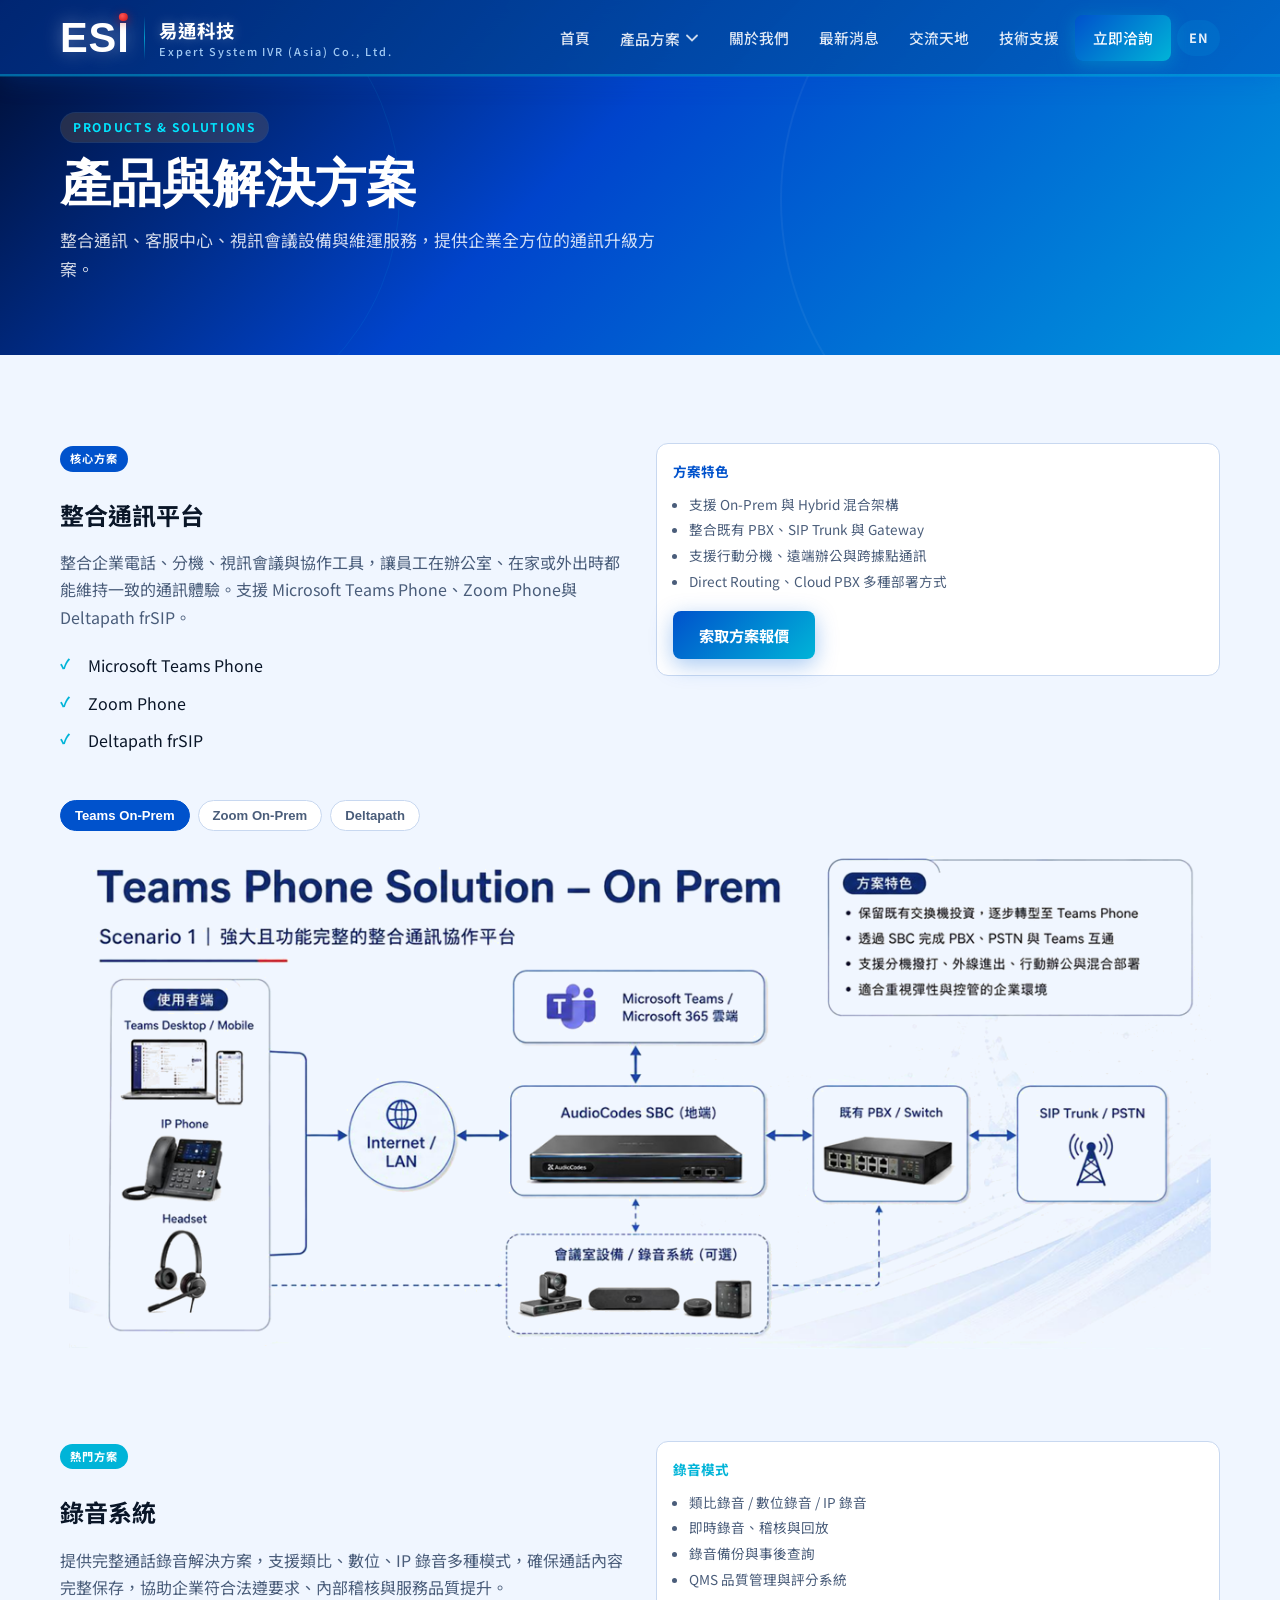
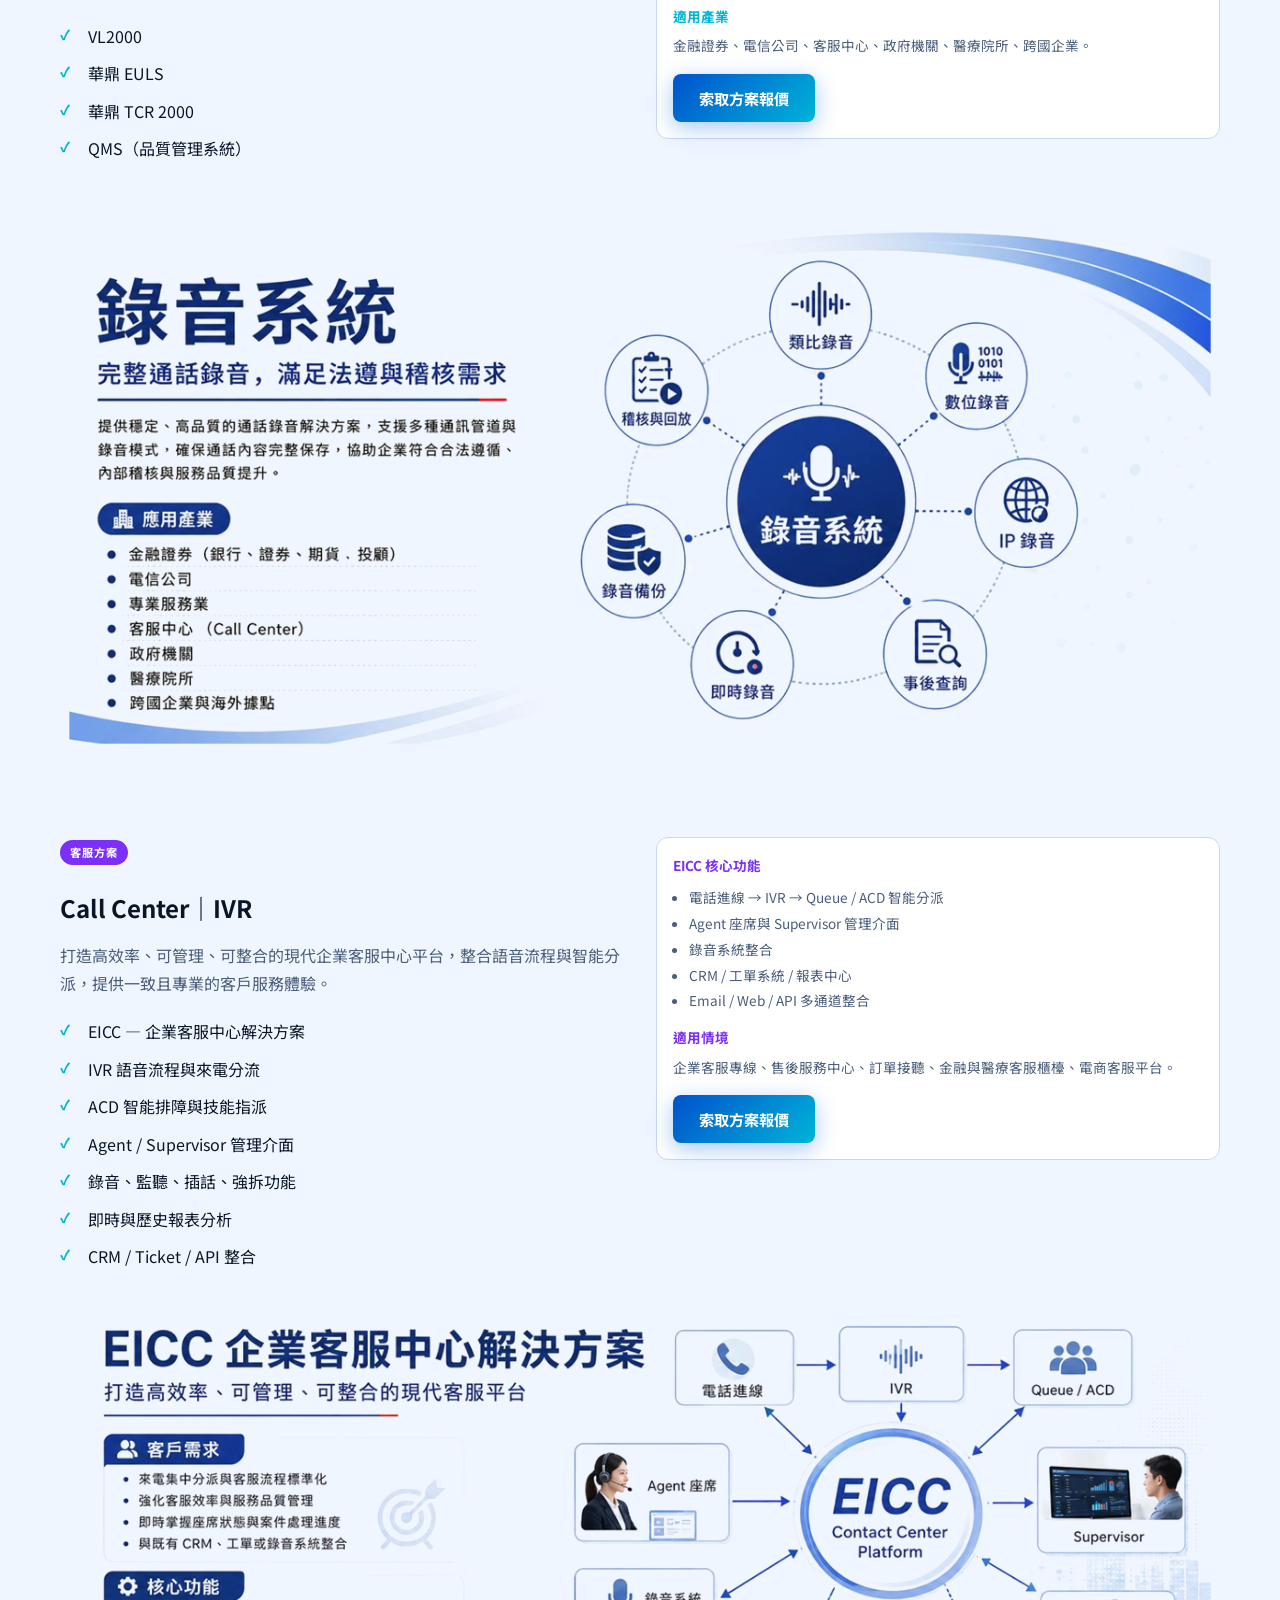
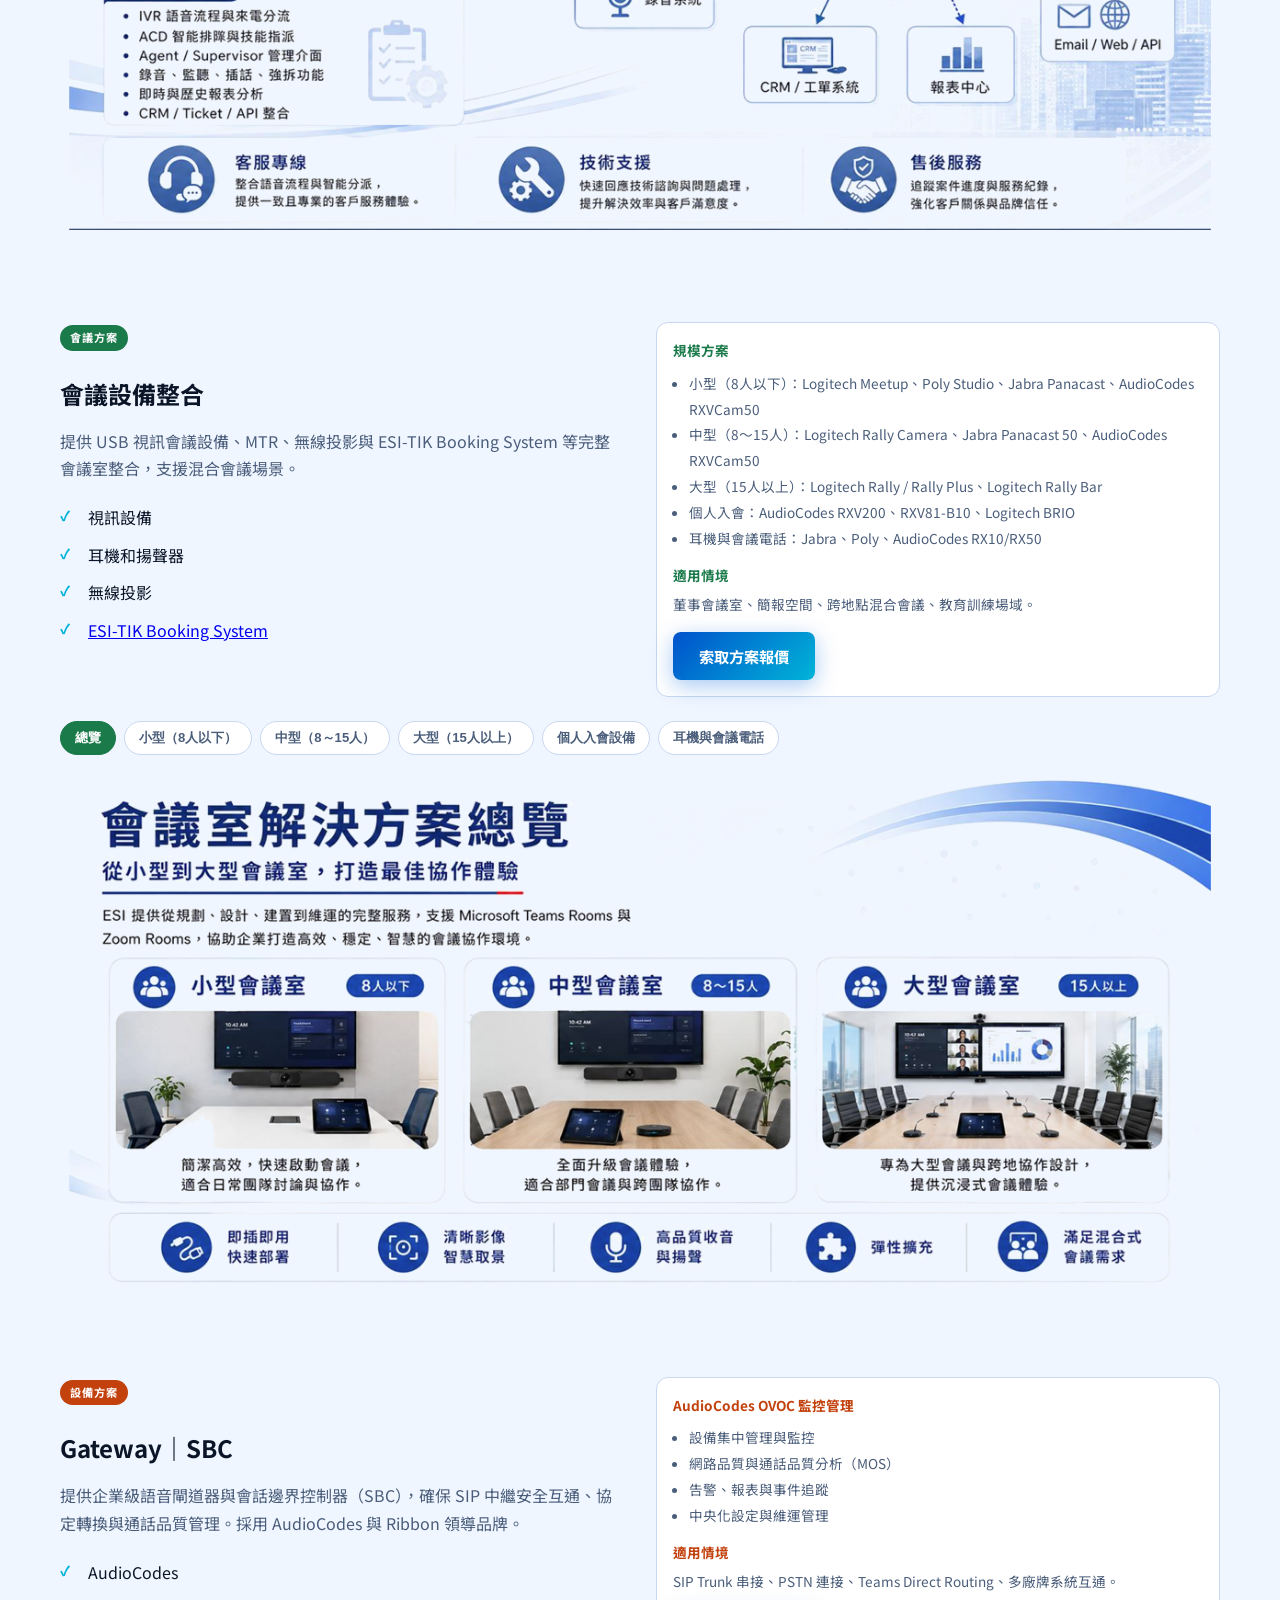
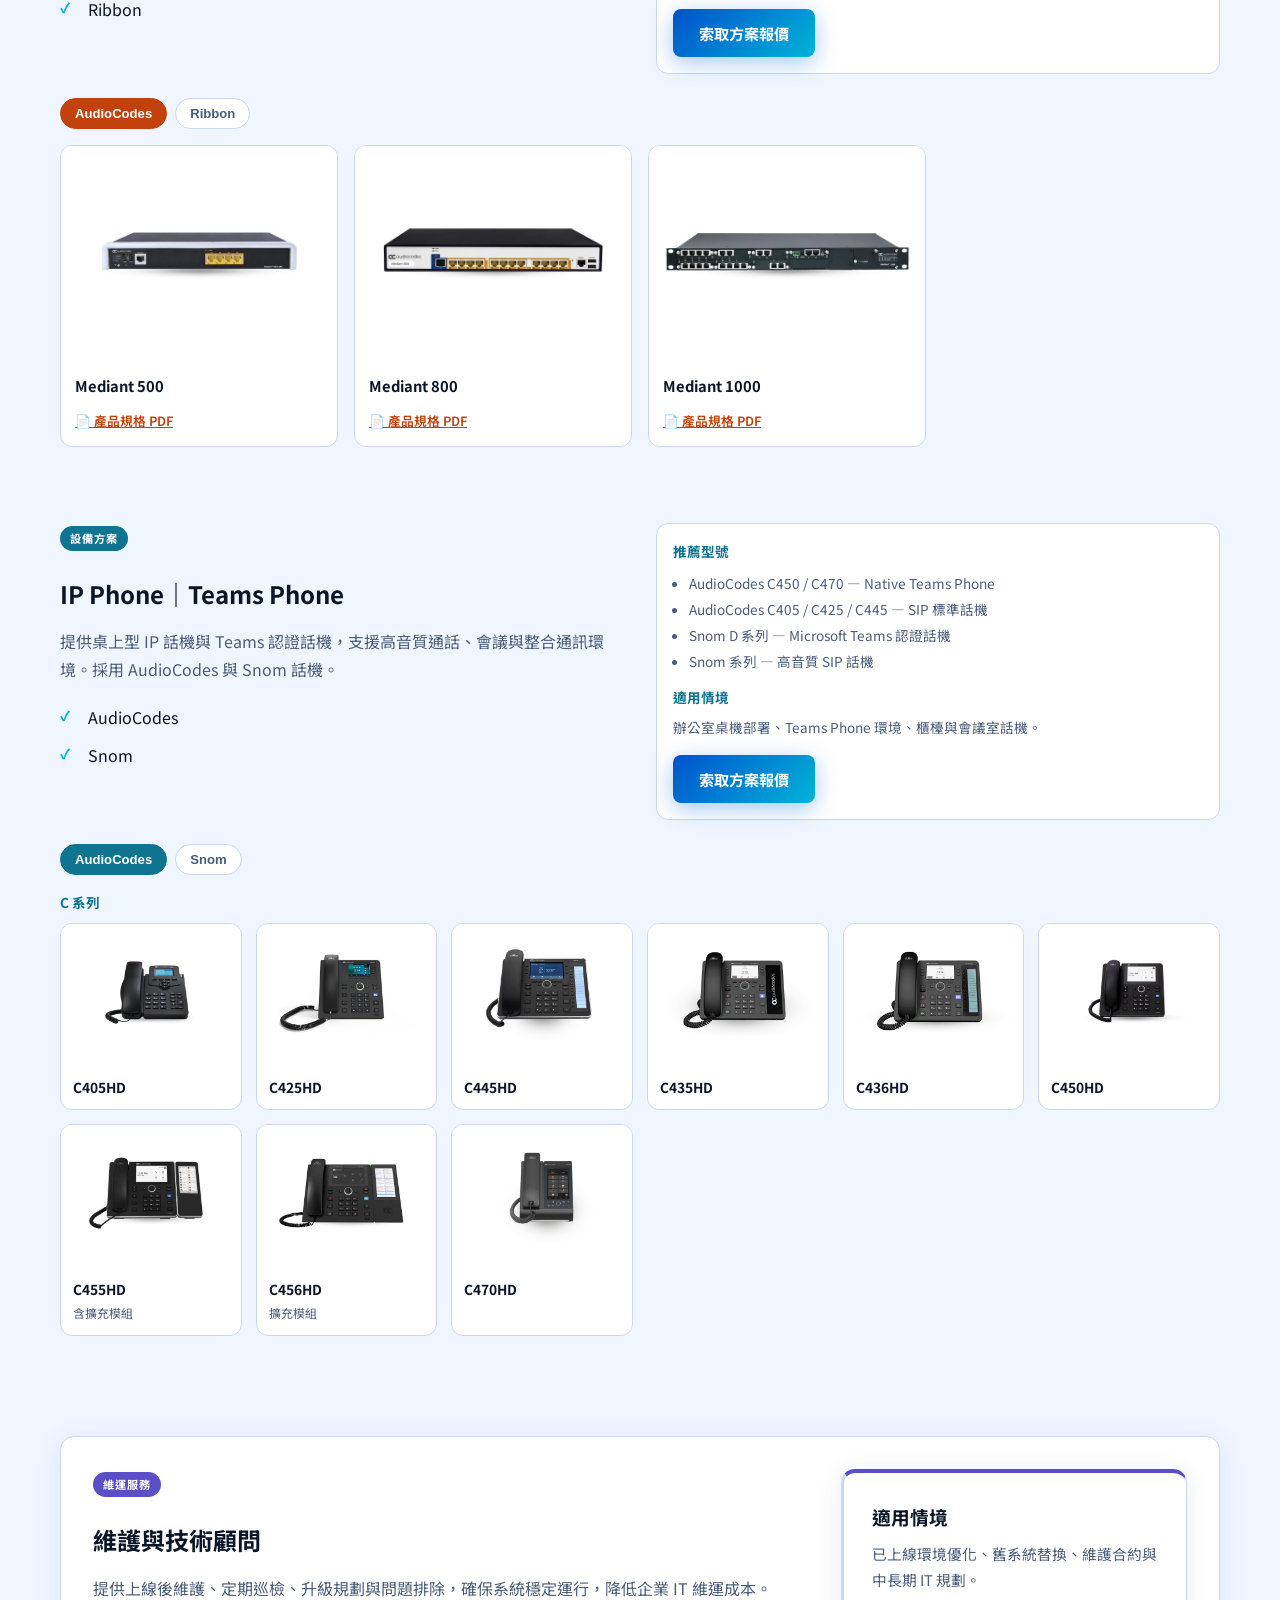
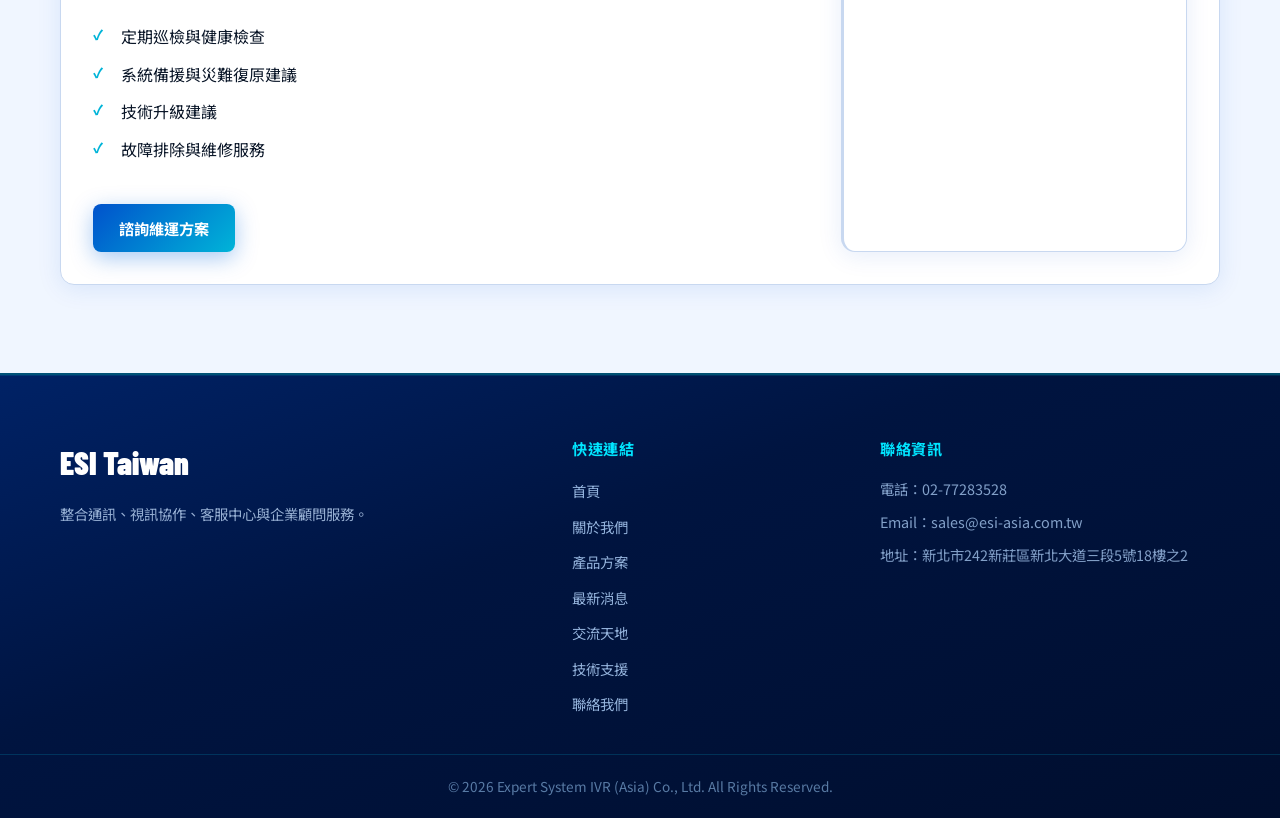
<file: products.html>
<!DOCTYPE html>
<html lang="zh-Hant">
<head>
  <meta charset="UTF-8" />
  <meta name="viewport" content="width=device-width, initial-scale=1.0" />
  <title data-i18n="products.meta.title">產品方案｜ESI Taiwan</title>
  <meta name="description" content="ESI 的企業整合通訊、客服中心、會議室與維運服務方案。" data-i18n-attr="content:products.meta.desc" />
  <link rel="stylesheet" href="style.css" />
  <style>
    /* ── Brand logo inline ── */
    .brand-logo{display:inline-flex;align-items:center;text-decoration:none;gap:0}
    .brand-esi-mark{display:inline-flex;align-items:flex-start;position:relative;line-height:1}
    .brand-esi-es{font-family:'Arial Black','Arial',sans-serif;font-size:2.6rem;font-weight:900;font-style:normal;color:#fff;letter-spacing:.02em;line-height:1;text-shadow:0 0 18px rgba(255,255,255,.35)}
    .brand-esi-i-wrap{position:relative;display:inline-flex;align-items:flex-start}
    .brand-esi-i{font-family:'Arial Black','Arial',sans-serif;font-size:2.6rem;font-weight:900;font-style:normal;color:#fff;line-height:1;letter-spacing:.02em;text-shadow:0 0 18px rgba(255,255,255,.35)}
    .brand-esi-dot{position:absolute;top:-.28em;left:50%;transform:translateX(-50%);width:.52em;height:.52em;border-radius:50%;background:radial-gradient(circle at 38% 35%,#ff5555,#cc1111);box-shadow:0 2px 10px rgba(200,0,0,.7)}
    .brand-divider{width:1.5px;height:44px;background:linear-gradient(to bottom,transparent,rgba(0,229,255,.6),transparent);margin:0 14px}
    .brand-wordmark{display:flex;flex-direction:column;line-height:1;gap:2px}
    .brand-sub{font-family:'Noto Sans TC',sans-serif;font-size:.68rem;font-weight:500;color:rgba(180,220,255,.9);letter-spacing:.18em;margin-top:3px}
  </style>
</head>
<body>

<header class="site-header" id="siteHeader">
  <div class="container nav-wrap">
    <a class="brand-logo" href="index.html">
      <span class="brand-esi-mark">
        <span class="brand-esi-es">ES</span>
        <span class="brand-esi-i-wrap">
          <span class="brand-esi-i">I</span>
          <span class="brand-esi-dot"></span>
        </span>
      </span>
      <span class="brand-divider"></span>
      <span class="brand-wordmark">
        <span style="font-family:'Noto Sans TC',sans-serif;font-size:1.15rem;font-weight:700;color:#fff;letter-spacing:.06em;line-height:1.2;text-shadow:0 0 12px rgba(255,255,255,.25)">易通科技</span>
        <span class="brand-sub">Expert System IVR (Asia) Co., Ltd.</span>
      </span>
    </a>
    <button class="hamburger" id="hamburger" aria-label="選單" data-i18n-attr="aria-label:common.nav.menuAria"><span></span><span></span><span></span></button>
    <ul class="main-nav" id="mainNav">
      <li><a href="index.html" data-i18n="common.nav.home">首頁</a></li>
      <li class="has-mega">
        <button><span data-i18n="common.nav.products">產品方案</span> <svg class="nav-arrow" viewBox="0 0 14 14" fill="none"><path d="M2 4.5L7 9.5L12 4.5" stroke="rgba(255,255,255,.8)" stroke-width="1.8" stroke-linecap="round"/></svg></button>
        <div class="mega-menu">
          <div class="mega-col"><h4 data-i18n="common.mega.uc">整合通訊</h4><a href="#uc">Microsoft Teams Phone</a><a href="#uc">Zoom Phone</a><a href="#uc">Deltapath frSIP</a></div>
          <div class="mega-col"><h4 data-i18n="common.mega.recording">錄音系統</h4><a href="#recording">VL2000</a><a href="#recording" data-i18n="common.product.huadingEuls">華鼎 EULS</a><a href="#recording" data-i18n="common.product.huadingTcr">華鼎 TCR 2000</a><a href="#recording">QMS</a></div>
          <div class="mega-col"><h4 data-i18n="common.mega.callcenter">Call Center｜IVR</h4><a href="#callcenter">EICC</a></div>
          <div class="mega-col"><h4 data-i18n="common.mega.meeting">會議設備</h4><a href="#meeting-room" data-i18n="common.mega.video">視訊設備</a><a href="#meeting-room" data-i18n="common.mega.headset">耳機和揚聲器</a><a href="#meeting-room" data-i18n="common.mega.wireless">無線投影</a><a href="https://esi-asia.com/esi-tik-for-neat-pad-neat-frame/" target="_blank">ESI-TIK Booking System</a></div>
          <div class="mega-col"><h4 data-i18n="common.mega.gateway">Gateway｜SBC</h4><a href="#gateway">AudioCodes</a><a href="#gateway">Ribbon</a></div>
          <div class="mega-col"><h4 data-i18n="common.mega.ipphone">IP Phone｜Teams Phone</h4><a href="#ipphone">AudioCodes</a><a href="#ipphone">Snom</a></div>
        </div>
      </li>
      <li><a href="about.html" data-i18n="common.nav.about">關於我們</a></li>
      <li><a href="news.html" data-i18n="common.nav.news">最新消息</a></li>
      <li><a href="community.html" data-i18n="common.nav.community">交流天地</a></li>
      <li><a href="support.html" data-i18n="common.nav.support">技術支援</a></li>
      <li><a href="contact.html" class="nav-cta" data-i18n="common.nav.contact">立即洽詢</a></li>
    </ul>
  </div>
</header>

<section class="page-hero">
  <div class="container">
    <span class="eyebrow" style="color:var(--accent2);background:rgba(245,166,35,.15)">Products & Solutions</span>
    <h1 data-i18n="products.hero.title">產品與解決方案</h1>
    <p class="lead" data-i18n="products.hero.lead">整合通訊、客服中心、視訊會議設備與維運服務，提供企業全方位的通訊升級方案。</p>
  </div>
</section>

<section class="section">
  <div class="container product-list">

    <article id="uc" class="reveal" style="margin-bottom:48px">
      <div style="display:grid;grid-template-columns:1fr 1fr;gap:32px;align-items:start;margin-bottom:24px">
        <div>
          <span class="tag" style="background:var(--primary)" data-i18n="products.uc.tag">核心方案</span>
          <h2 style="margin:12px 0 14px" data-i18n="common.mega.uc">整合通訊平台</h2>
          <p style="color:var(--muted);margin-bottom:16px" data-i18n="products.uc.desc">整合企業電話、分機、視訊會議與協作工具，讓員工在辦公室、在家或外出時都能維持一致的通訊體驗。支援 Microsoft Teams Phone、Zoom Phone與 Deltapath frSIP。</p>
          <ul class="check-list compact">
            <li>Microsoft Teams Phone</li>
            <li>Zoom Phone</li>
            <li>Deltapath frSIP</li>
          </ul>
        </div>
        <div style="padding:16px;background:var(--surface);border-radius:12px;border:1px solid var(--border)">
          <p style="font-size:.85rem;font-weight:700;color:var(--primary);margin-bottom:8px" data-i18n="products.uc.featuresTitle">方案特色</p>
          <ul style="color:var(--muted);font-size:.85rem;padding-left:16px;line-height:1.9;margin:0 0 16px 0">
            <li data-i18n="products.uc.f1">支援 On-Prem 與 Hybrid 混合架構</li>
            <li data-i18n="products.uc.f2">整合既有 PBX、SIP Trunk 與 Gateway</li>
            <li data-i18n="products.uc.f3">支援行動分機、遠端辦公與跨據點通訊</li>
            <li data-i18n="products.uc.f4">Direct Routing、Cloud PBX 多種部署方式</li>
          </ul>
          <a class="btn btn-primary" href="contact.html" data-i18n="common.cta.requestQuote">索取方案報價</a>
        </div>
      </div>
      <!-- Tab 按鈕 -->
      <div style="display:flex;flex-wrap:wrap;gap:8px;margin-bottom:16px" id="ucTabs">
        <button onclick="showUcTab('teams-onprem')" id="tab-teams-onprem" style="padding:7px 14px;border-radius:99px;border:1.5px solid #0052cc;background:#0052cc;color:#fff;font-size:.82rem;font-weight:700;cursor:pointer">Teams On-Prem</button>
        
        <button onclick="showUcTab('zoom-onprem')" id="tab-zoom-onprem" style="padding:7px 14px;border-radius:99px;border:1.5px solid var(--border);background:var(--surface);color:var(--muted);font-size:.82rem;font-weight:700;cursor:pointer">Zoom On-Prem</button>
        
        <button onclick="showUcTab('deltapath')" id="tab-deltapath" style="padding:7px 14px;border-radius:99px;border:1.5px solid var(--border);background:var(--surface);color:var(--muted);font-size:.82rem;font-weight:700;cursor:pointer">Deltapath</button>
      </div>
      <!-- 圖片全寬顯示 -->
      <div id="uc-teams-onprem" class="uc-tab-img"><img src="assets/products/teamsphoneonprem.png" alt="Teams Phone On-Prem" style="width:100%;border-radius:12px"/></div>
      
      <div id="uc-zoom-onprem" class="uc-tab-img" style="display:none"><img src="assets/products/zoomphoneonprem.png" alt="Zoom Phone On-Prem" style="width:100%;border-radius:12px"/></div>
      
      <div id="uc-deltapath" class="uc-tab-img" style="display:none"><img src="assets/products/deltapathonprem.png" alt="Deltapath frSIP On-Prem" style="width:100%;border-radius:12px"/></div>
    </article>
    <script>
    function showUcTab(name){
      document.querySelectorAll('.uc-tab-img').forEach(el=>el.style.display='none');
      document.getElementById('uc-'+name).style.display='block';
      document.querySelectorAll('#ucTabs button').forEach(btn=>{
        btn.style.background='var(--surface)';
        btn.style.color='var(--muted)';
        btn.style.borderColor='var(--border)';
      });
      var active = document.getElementById('tab-'+name);
      active.style.background='#0052cc';
      active.style.color='#fff';
      active.style.borderColor='#0052cc';
    }
    </script>

    <article id="recording" class="reveal" style="margin-bottom:48px">
      <div style="display:grid;grid-template-columns:1fr 1fr;gap:32px;align-items:start;margin-bottom:24px">
        <div>
          <span class="tag" style="background:var(--accent)" data-i18n="products.recording.tag">熱門方案</span>
          <h2 style="margin:12px 0 14px" data-i18n="common.mega.recording">錄音系統</h2>
          <p style="color:var(--muted);margin-bottom:16px" data-i18n="products.recording.desc">提供完整通話錄音解決方案，支援類比、數位、IP 錄音多種模式，確保通話內容完整保存，協助企業符合法遵要求、內部稽核與服務品質提升。</p>
          <ul class="check-list compact">
            <li>VL2000</li>
            <li data-i18n="common.product.huadingEuls">華鼎 EULS</li>
            <li data-i18n="common.product.huadingTcr">華鼎 TCR 2000</li>
            <li data-i18n="products.recording.qms">QMS（品質管理系統）</li>
          </ul>
        </div>
        <div style="padding:16px;background:var(--surface);border-radius:12px;border:1px solid var(--border)">
          <p style="font-size:.85rem;font-weight:700;color:var(--accent);margin-bottom:8px" data-i18n="products.recording.modesTitle">錄音模式</p>
          <ul style="color:var(--muted);font-size:.85rem;padding-left:16px;line-height:1.9;margin:0 0 12px 0">
            <li data-i18n="products.recording.m1">類比錄音 / 數位錄音 / IP 錄音</li>
            <li data-i18n="products.recording.m2">即時錄音、稽核與回放</li>
            <li data-i18n="products.recording.m3">錄音備份與事後查詢</li>
            <li data-i18n="products.recording.m4">QMS 品質管理與評分系統</li>
          </ul>
          <p style="font-size:.85rem;font-weight:700;color:var(--accent);margin-bottom:6px" data-i18n="products.scenarios">適用產業</p>
          <p style="color:var(--muted);font-size:.85rem;margin:0 0 16px 0" data-i18n="products.recording.industries">金融證券、電信公司、客服中心、政府機關、醫療院所、跨國企業。</p>
          <a class="btn btn-primary" href="contact.html" data-i18n="common.cta.requestQuote">索取方案報價</a>
        </div>
      </div>
      <!-- 圖片全寬 -->
      <img src="assets/products/recording.png" alt="錄音系統架構圖" style="width:100%;border-radius:12px"/>
    </article>
    <article id="callcenter" class="reveal" style="margin-bottom:48px">
      <div style="display:grid;grid-template-columns:1fr 1fr;gap:32px;align-items:start;margin-bottom:24px">
        <div>
          <span class="tag" style="background:#7b2ff7" data-i18n="products.cc.tag">客服方案</span>
          <h2 style="margin:12px 0 14px">Call Center｜IVR</h2>
          <p style="color:var(--muted);margin-bottom:16px" data-i18n="products.cc.desc">打造高效率、可管理、可整合的現代企業客服中心平台，整合語音流程與智能分派，提供一致且專業的客戶服務體驗。</p>
          <ul class="check-list compact">
            <li data-i18n="products.cc.l1">EICC — 企業客服中心解決方案</li>
            <li data-i18n="products.cc.l2">IVR 語音流程與來電分流</li>
            <li data-i18n="products.cc.l3">ACD 智能排障與技能指派</li>
            <li data-i18n="products.cc.l4">Agent / Supervisor 管理介面</li>
            <li data-i18n="products.cc.l5">錄音、監聽、插話、強拆功能</li>
            <li data-i18n="products.cc.l6">即時與歷史報表分析</li>
            <li data-i18n="products.cc.l7">CRM / Ticket / API 整合</li>
          </ul>
        </div>
        <div style="padding:16px;background:var(--surface);border-radius:12px;border:1px solid var(--border)">
          <p style="font-size:.85rem;font-weight:700;color:#7b2ff7;margin-bottom:8px" data-i18n="products.cc.coreTitle">EICC 核心功能</p>
          <ul style="color:var(--muted);font-size:.85rem;padding-left:16px;line-height:1.9;margin:0 0 12px 0">
            <li data-i18n="products.cc.c1">電話進線 → IVR → Queue / ACD 智能分派</li>
            <li data-i18n="products.cc.c2">Agent 座席與 Supervisor 管理介面</li>
            <li data-i18n="products.cc.c3">錄音系統整合</li>
            <li data-i18n="products.cc.c4">CRM / 工單系統 / 報表中心</li>
            <li data-i18n="products.cc.c5">Email / Web / API 多通道整合</li>
          </ul>
          <p style="font-size:.85rem;font-weight:700;color:#7b2ff7;margin-bottom:6px" data-i18n="products.scenarios">適用情境</p>
          <p style="color:var(--muted);font-size:.85rem;margin:0 0 16px 0" data-i18n="products.cc.scenariosDesc">企業客服專線、售後服務中心、訂單接聽、金融與醫療客服櫃檯、電商客服平台。</p>
          <a class="btn btn-primary" href="contact.html" data-i18n="common.cta.requestQuote">索取方案報價</a>
        </div>
      </div>
      <!-- 圖片全寬 -->
      <img src="assets/products/eicc.png" alt="EICC 客服中心架構圖" style="width:100%;border-radius:12px"/>
    </article>

    <article id="meeting-room" class="reveal" style="margin-bottom:48px">
      <div style="display:grid;grid-template-columns:1fr 1fr;gap:32px;align-items:start;margin-bottom:24px">
        <div>
          <span class="tag" style="background:#1a7a4a" data-i18n="products.meeting.tag">會議方案</span>
          <h2 style="margin:12px 0 14px" data-i18n="common.mega.meeting">會議設備整合</h2>
          <p style="color:var(--muted);margin-bottom:16px" data-i18n="products.meeting.desc">提供 USB 視訊會議設備、MTR、無線投影與 ESI-TIK Booking System 等完整會議室整合，支援混合會議場景。</p>
          <ul class="check-list compact">
            <li data-i18n="common.mega.video">視訊設備</li>
            <li data-i18n="common.mega.headset">耳機和揚聲器</li>
            <li data-i18n="common.mega.wireless">無線投影</li>
            <li><a href="https://esi-asia.com/esi-tik-for-neat-pad-neat-frame/" target="_blank">ESI-TIK Booking System</a></li>
          </ul>
        </div>
        <div style="padding:16px;background:var(--surface);border-radius:12px;border:1px solid var(--border)">
          <p style="font-size:.85rem;font-weight:700;color:#1a7a4a;margin-bottom:8px" data-i18n="products.meeting.scaleTitle">規模方案</p>
          <ul style="color:var(--muted);font-size:.85rem;padding-left:16px;line-height:1.9;margin:0 0 12px 0">
            <li data-i18n="products.meeting.s1">小型（8人以下）：Logitech Meetup、Poly Studio、Jabra Panacast、AudioCodes RXVCam50</li>
            <li data-i18n="products.meeting.s2">中型（8～15人）：Logitech Rally Camera、Jabra Panacast 50、AudioCodes RXVCam50</li>
            <li data-i18n="products.meeting.s3">大型（15人以上）：Logitech Rally / Rally Plus、Logitech Rally Bar</li>
            <li data-i18n="products.meeting.s4">個人入會：AudioCodes RXV200、RXV81-B10、Logitech BRIO</li>
            <li data-i18n="products.meeting.s5">耳機與會議電話：Jabra、Poly、AudioCodes RX10/RX50</li>
          </ul>
          <p style="font-size:.85rem;font-weight:700;color:#1a7a4a;margin-bottom:6px" data-i18n="products.scenarios">適用情境</p>
          <p style="color:var(--muted);font-size:.85rem;margin:0 0 16px 0" data-i18n="products.meeting.scenariosDesc">董事會議室、簡報空間、跨地點混合會議、教育訓練場域。</p>
          <a class="btn btn-primary" href="contact.html" data-i18n="common.cta.requestQuote">索取方案報價</a>
        </div>
      </div>
      <!-- Tab 按鈕 -->
      <div style="display:flex;flex-wrap:wrap;gap:8px;margin-bottom:16px" id="meetingTabs">
        <button onclick="showMeetingTab('all')" id="mtab-all" style="padding:7px 14px;border-radius:99px;border:1.5px solid #1a7a4a;background:#1a7a4a;color:#fff;font-size:.82rem;font-weight:700;cursor:pointer" data-i18n="products.meeting.tabAll">總覽</button>
        <button onclick="showMeetingTab('8p')" id="mtab-8p" style="padding:7px 14px;border-radius:99px;border:1.5px solid var(--border);background:var(--surface);color:var(--muted);font-size:.82rem;font-weight:700;cursor:pointer" data-i18n="products.meeting.tab8p">小型（8人以下）</button>
        <button onclick="showMeetingTab('15p')" id="mtab-15p" style="padding:7px 14px;border-radius:99px;border:1.5px solid var(--border);background:var(--surface);color:var(--muted);font-size:.82rem;font-weight:700;cursor:pointer" data-i18n="products.meeting.tab15p">中型（8～15人）</button>
        <button onclick="showMeetingTab('15p-up')" id="mtab-15p-up" style="padding:7px 14px;border-radius:99px;border:1.5px solid var(--border);background:var(--surface);color:var(--muted);font-size:.82rem;font-weight:700;cursor:pointer" data-i18n="products.meeting.tab15pUp">大型（15人以上）</button>
        <button onclick="showMeetingTab('onetouch')" id="mtab-onetouch" style="padding:7px 14px;border-radius:99px;border:1.5px solid var(--border);background:var(--surface);color:var(--muted);font-size:.82rem;font-weight:700;cursor:pointer" data-i18n="products.meeting.tabOnetouch">個人入會設備</button>
        <button onclick="showMeetingTab('headset')" id="mtab-headset" style="padding:7px 14px;border-radius:99px;border:1.5px solid var(--border);background:var(--surface);color:var(--muted);font-size:.82rem;font-weight:700;cursor:pointer" data-i18n="products.meeting.tabHeadset">耳機與會議電話</button>
      </div>
      <!-- 圖片 -->
      <div id="meeting-all" class="meeting-tab-img"><img src="assets/products/meeting-all.png" alt="會議設備總覽" style="width:100%;border-radius:12px"/></div>
      <div id="meeting-8p" class="meeting-tab-img" style="display:none"><img src="assets/products/meeting-8p.png" alt="小型會議室" style="width:100%;border-radius:12px"/></div>
      <div id="meeting-15p" class="meeting-tab-img" style="display:none"><img src="assets/products/meeting-15p.png" alt="中型會議室" style="width:100%;border-radius:12px"/></div>
      <div id="meeting-15p-up" class="meeting-tab-img" style="display:none"><img src="assets/products/meeting-15p-up.png" alt="大型會議室" style="width:100%;border-radius:12px"/></div>
      <div id="meeting-onetouch" class="meeting-tab-img" style="display:none"><img src="assets/products/meeting-onetouch.png" alt="個人入會設備" style="width:100%;border-radius:12px"/></div>
      <div id="meeting-headset" class="meeting-tab-img" style="display:none"><img src="assets/products/headset-speaker.png" alt="耳機與會議電話" style="width:100%;border-radius:12px"/></div>
    </article>
    <script>
    function showMeetingTab(name){
      document.querySelectorAll('.meeting-tab-img').forEach(el=>el.style.display='none');
      document.getElementById('meeting-'+name).style.display='block';
      document.querySelectorAll('#meetingTabs button').forEach(btn=>{
        btn.style.background='var(--surface)';
        btn.style.color='var(--muted)';
        btn.style.borderColor='var(--border)';
      });
      var active = document.getElementById('mtab-'+name);
      active.style.background='#1a7a4a';
      active.style.color='#fff';
      active.style.borderColor='#1a7a4a';
    }
    </script>

    <article id="gateway" class="reveal" style="margin-bottom:48px">
      <div style="display:grid;grid-template-columns:1fr 1fr;gap:32px;align-items:start;margin-bottom:24px">
        <div>
          <span class="tag" style="background:#c2410c" data-i18n="products.gateway.tag">設備方案</span>
          <h2 style="margin:12px 0 14px">Gateway｜SBC</h2>
          <p style="color:var(--muted);margin-bottom:16px" data-i18n="products.gateway.desc">提供企業級語音閘道器與會話邊界控制器（SBC），確保 SIP 中繼安全互通、協定轉換與通話品質管理。採用 AudioCodes 與 Ribbon 領導品牌。</p>
          <ul class="check-list compact">
            <li>AudioCodes</li>
            <li>Ribbon</li>
          </ul>
        </div>
        <div style="padding:16px;background:var(--surface);border-radius:12px;border:1px solid var(--border)">
          <p style="font-size:.85rem;font-weight:700;color:#c2410c;margin-bottom:8px" data-i18n="products.gateway.ovocTitle">AudioCodes OVOC 監控管理</p>
          <ul style="color:var(--muted);font-size:.85rem;padding-left:16px;line-height:1.9;margin:0 0 12px 0">
            <li data-i18n="products.gateway.o1">設備集中管理與監控</li>
            <li data-i18n="products.gateway.o2">網路品質與通話品質分析（MOS）</li>
            <li data-i18n="products.gateway.o3">告警、報表與事件追蹤</li>
            <li data-i18n="products.gateway.o4">中央化設定與維運管理</li>
          </ul>
          <p style="font-size:.85rem;font-weight:700;color:#c2410c;margin-bottom:6px" data-i18n="products.scenarios">適用情境</p>
          <p style="color:var(--muted);font-size:.85rem;margin:0 0 16px 0" data-i18n="products.gateway.scenariosDesc">SIP Trunk 串接、PSTN 連接、Teams Direct Routing、多廠牌系統互通。</p>
          <a class="btn btn-primary" href="contact.html" data-i18n="common.cta.requestQuote">索取方案報價</a>
        </div>
      </div>
      <!-- 品牌 Tab 按鈕 -->
      <div style="display:flex;flex-wrap:wrap;gap:8px;margin-bottom:16px" id="gatewayTabs">
        <button onclick="showGatewayTab('audiocodes')" id="gtab-audiocodes" style="padding:7px 14px;border-radius:99px;border:1.5px solid #c2410c;background:#c2410c;color:#fff;font-size:.82rem;font-weight:700;cursor:pointer">AudioCodes</button>
        <button onclick="showGatewayTab('ribbon')" id="gtab-ribbon" style="padding:7px 14px;border-radius:99px;border:1.5px solid var(--border);background:var(--surface);color:var(--muted);font-size:.82rem;font-weight:700;cursor:pointer">Ribbon</button>
      </div>

      <!-- AudioCodes 產品卡片 -->
      <div id="gateway-audiocodes" class="gateway-tab-panel">
        <div style="display:grid;grid-template-columns:repeat(auto-fill,minmax(220px,1fr));gap:16px">
          <div style="background:var(--surface);border:1px solid var(--border);border-radius:12px;overflow:hidden">
            <img src="assets/products/mediant-500-session-border-controller-sbc.webp" alt="Mediant 500" style="width:100%;aspect-ratio:4/3;object-fit:contain;background:#fff;padding:12px"/>
            <div style="padding:12px 14px">
              <p style="font-weight:700;font-size:.92rem;margin-bottom:8px">Mediant 500</p>
              <a href="assets/products/mediant-500-sbc-datasheet.pdf" target="_blank" style="font-size:.8rem;color:#c2410c;font-weight:600" data-i18n="products.specPdf">📄 產品規格 PDF</a>
            </div>
          </div>
          <div style="background:var(--surface);border:1px solid var(--border);border-radius:12px;overflow:hidden">
            <img src="assets/products/mediant-800-session-border-controller-sbc.webp" alt="Mediant 800" style="width:100%;aspect-ratio:4/3;object-fit:contain;background:#fff;padding:12px"/>
            <div style="padding:12px 14px">
              <p style="font-weight:700;font-size:.92rem;margin-bottom:8px">Mediant 800</p>
              <a href="assets/products/mediant-800-hybrid-e-sbc-and-media-gateway-datasheet.pdf" target="_blank" style="font-size:.8rem;color:#c2410c;font-weight:600" data-i18n="products.specPdf">📄 產品規格 PDF</a>
            </div>
          </div>
          <div style="background:var(--surface);border:1px solid var(--border);border-radius:12px;overflow:hidden">
            <img src="assets/products/mediant-1000-session-border-controller-sbc.webp" alt="Mediant 1000" style="width:100%;aspect-ratio:4/3;object-fit:contain;background:#fff;padding:12px"/>
            <div style="padding:12px 14px">
              <p style="font-weight:700;font-size:.92rem;margin-bottom:8px">Mediant 1000</p>
              <a href="assets/products/mediant-1000-hybrid-e-sbc-and-media-gateway-datasheet.pdf" target="_blank" style="font-size:.8rem;color:#c2410c;font-weight:600" data-i18n="products.specPdf">📄 產品規格 PDF</a>
            </div>
          </div>
        </div>
      </div>

      <!-- Ribbon 產品卡片 -->
      <div id="gateway-ribbon" class="gateway-tab-panel" style="display:none">
        <div style="display:grid;grid-template-columns:repeat(auto-fill,minmax(220px,1fr));gap:16px">
          <div style="background:var(--surface);border:1px solid var(--border);border-radius:12px;overflow:hidden">
            <img src="assets/products/sbc1000-2000.png" alt="SBC 1000 / 2000" style="width:100%;aspect-ratio:4/3;object-fit:contain;background:#fff;padding:12px"/>
            <div style="padding:12px 14px">
              <p style="font-weight:700;font-size:.92rem;margin-bottom:8px">SBC 1000 / 2000</p>
              <a href="assets/products/sbc-1000-2000-datasheet.pdf" target="_blank" style="font-size:.8rem;color:#c2410c;font-weight:600" data-i18n="products.specPdf">📄 產品規格 PDF</a>
            </div>
          </div>
          <div style="background:var(--surface);border:1px solid var(--border);border-radius:12px;display:flex;flex-direction:column;align-items:center;justify-content:center;padding:24px 14px;text-align:center">
            <span style="font-size:2rem;margin-bottom:8px">☁️</span>
            <p style="font-weight:700;font-size:.92rem;margin-bottom:8px">SBC SWe Edge<br><span style="font-size:.78rem;color:var(--muted);font-weight:400" data-i18n="products.gateway.virtualized">虛擬化軟體版</span></p>
            <a href="assets/products/sbc-swe-edge-datasheet.pdf" target="_blank" style="font-size:.8rem;color:#c2410c;font-weight:600" data-i18n="products.specPdf">📄 產品規格 PDF</a>
          </div>
        </div>
      </div>
    </article>
    <script>
    function showGatewayTab(name){
      document.querySelectorAll('.gateway-tab-panel').forEach(el=>el.style.display='none');
      document.getElementById('gateway-'+name).style.display='block';
      document.querySelectorAll('#gatewayTabs button').forEach(btn=>{
        btn.style.background='var(--surface)';
        btn.style.color='var(--muted)';
        btn.style.borderColor='var(--border)';
      });
      var active = document.getElementById('gtab-'+name);
      active.style.background='#c2410c';
      active.style.color='#fff';
      active.style.borderColor='#c2410c';
    }
    </script>

    <article id="ipphone" class="reveal" style="margin-bottom:48px">
      <div style="display:grid;grid-template-columns:1fr 1fr;gap:32px;align-items:start;margin-bottom:24px">
        <div>
          <span class="tag" style="background:#0e7490" data-i18n="products.ipphone.tag">設備方案</span>
          <h2 style="margin:12px 0 14px">IP Phone｜Teams Phone</h2>
          <p style="color:var(--muted);margin-bottom:16px" data-i18n="products.ipphone.desc">提供桌上型 IP 話機與 Teams 認證話機，支援高音質通話、會議與整合通訊環境。採用 AudioCodes 與 Snom 話機。</p>
          <ul class="check-list compact">
            <li>AudioCodes</li>
            <li>Snom</li>
          </ul>
        </div>
        <div style="padding:16px;background:var(--surface);border-radius:12px;border:1px solid var(--border)">
          <p style="font-size:.85rem;font-weight:700;color:#0e7490;margin-bottom:8px" data-i18n="products.ipphone.recommendedTitle">推薦型號</p>
          <ul style="color:var(--muted);font-size:.85rem;padding-left:16px;line-height:1.9;margin:0 0 12px 0">
            <li data-i18n="products.ipphone.r1">AudioCodes C450 / C470 — Native Teams Phone</li>
            <li data-i18n="products.ipphone.r2">AudioCodes C405 / C425 / C445 — SIP 標準話機</li>
            <li data-i18n="products.ipphone.r3">Snom D 系列 — Microsoft Teams 認證話機</li>
            <li data-i18n="products.ipphone.r4">Snom 系列 — 高音質 SIP 話機</li>
          </ul>
          <p style="font-size:.85rem;font-weight:700;color:#0e7490;margin-bottom:6px" data-i18n="products.scenarios">適用情境</p>
          <p style="color:var(--muted);font-size:.85rem;margin:0 0 16px 0" data-i18n="products.ipphone.scenariosDesc">辦公室桌機部署、Teams Phone 環境、櫃檯與會議室話機。</p>
          <a class="btn btn-primary" href="contact.html" data-i18n="common.cta.requestQuote">索取方案報價</a>
        </div>
      </div>
      <!-- 品牌 Tab 按鈕 -->
      <div style="display:flex;flex-wrap:wrap;gap:8px;margin-bottom:16px" id="ipphoneTabs">
        <button onclick="showIpphoneTab('audiocodes')" id="iptab-audiocodes" style="padding:7px 14px;border-radius:99px;border:1.5px solid #0e7490;background:#0e7490;color:#fff;font-size:.82rem;font-weight:700;cursor:pointer">AudioCodes</button>
        <button onclick="showIpphoneTab('snom')" id="iptab-snom" style="padding:7px 14px;border-radius:99px;border:1.5px solid var(--border);background:var(--surface);color:var(--muted);font-size:.82rem;font-weight:700;cursor:pointer">Snom</button>
      </div>

      <!-- AudioCodes 產品卡片 -->
      <div id="ipphone-audiocodes" class="ipphone-tab-panel">
        <p style="font-size:.85rem;font-weight:700;color:#0e7490;margin:8px 0" data-i18n="products.ipphone.seriesC">C 系列</p>
        <div style="display:grid;grid-template-columns:repeat(auto-fill,minmax(180px,1fr));gap:14px;margin-bottom:24px">
          <div style="background:var(--surface);border:1px solid var(--border);border-radius:12px;overflow:hidden">
            <img src="assets/products/405hd-ip-phone.webp" alt="C405HD" style="width:100%;aspect-ratio:4/3;object-fit:contain;background:#fff;padding:10px"/>
            <div style="padding:10px 12px"><p style="font-weight:700;font-size:.86rem">C405HD</p></div>
          </div>
          <div style="background:var(--surface);border:1px solid var(--border);border-radius:12px;overflow:hidden">
            <img src="assets/products/425hd-ip-phone.webp" alt="C425HD" style="width:100%;aspect-ratio:4/3;object-fit:contain;background:#fff;padding:10px"/>
            <div style="padding:10px 12px"><p style="font-weight:700;font-size:.86rem">C425HD</p></div>
          </div>
          <div style="background:var(--surface);border:1px solid var(--border);border-radius:12px;overflow:hidden">
            <img src="assets/products/445hd-ip-phone.webp" alt="C445HD" style="width:100%;aspect-ratio:4/3;object-fit:contain;background:#fff;padding:10px"/>
            <div style="padding:10px 12px"><p style="font-weight:700;font-size:.86rem">C445HD</p></div>
          </div>
          <div style="background:var(--surface);border:1px solid var(--border);border-radius:12px;overflow:hidden">
            <img src="assets/products/c435hd-ip-phone.webp" alt="C435HD" style="width:100%;aspect-ratio:4/3;object-fit:contain;background:#fff;padding:10px"/>
            <div style="padding:10px 12px"><p style="font-weight:700;font-size:.86rem">C435HD</p></div>
          </div>
          <div style="background:var(--surface);border:1px solid var(--border);border-radius:12px;overflow:hidden">
            <img src="assets/products/c436hd-ip-phone.webp" alt="C436HD" style="width:100%;aspect-ratio:4/3;object-fit:contain;background:#fff;padding:10px"/>
            <div style="padding:10px 12px"><p style="font-weight:700;font-size:.86rem">C436HD</p></div>
          </div>
          <div style="background:var(--surface);border:1px solid var(--border);border-radius:12px;overflow:hidden">
            <img src="assets/products/c450hd-ip-phone.webp" alt="C450HD" style="width:100%;aspect-ratio:4/3;object-fit:contain;background:#fff;padding:10px"/>
            <div style="padding:10px 12px"><p style="font-weight:700;font-size:.86rem">C450HD</p></div>
          </div>
          <div style="background:var(--surface);border:1px solid var(--border);border-radius:12px;overflow:hidden">
            <img src="assets/products/c455hd-ip-phone.webp" alt="C455HD" style="width:100%;aspect-ratio:4/3;object-fit:contain;background:#fff;padding:10px"/>
            <div style="padding:10px 12px"><p style="font-weight:700;font-size:.86rem">C455HD<br><span style="font-size:.74rem;color:var(--muted);font-weight:400" data-i18n="products.ipphone.withExpansion">含擴充模組</span></p></div>
          </div>
          <div style="background:var(--surface);border:1px solid var(--border);border-radius:12px;overflow:hidden">
            <img src="assets/products/c456hd-expansion-module.webp" alt="C456HD 擴充模組" style="width:100%;aspect-ratio:4/3;object-fit:contain;background:#fff;padding:10px"/>
            <div style="padding:10px 12px"><p style="font-weight:700;font-size:.86rem">C456HD<br><span style="font-size:.74rem;color:var(--muted);font-weight:400" data-i18n="products.ipphone.expansionModule">擴充模組</span></p></div>
          </div>
          <div style="background:var(--surface);border:1px solid var(--border);border-radius:12px;overflow:hidden">
            <img src="assets/products/c470hd-ip-phone.webp" alt="C470HD" style="width:100%;aspect-ratio:4/3;object-fit:contain;background:#fff;padding:10px"/>
            <div style="padding:10px 12px"><p style="font-weight:700;font-size:.86rem">C470HD</p></div>
          </div>
        </div>
      </div>

      <!-- Snom -->
      <div id="ipphone-snom" class="ipphone-tab-panel" style="display:none">
        <p style="font-size:.85rem;font-weight:700;color:#0e7490;margin:8px 0" data-i18n="products.ipphone.seriesD">D 系列</p>
        <div style="display:grid;grid-template-columns:repeat(auto-fill,minmax(180px,1fr));gap:14px">
          <div style="background:var(--surface);border:1px solid var(--border);border-radius:12px;overflow:hidden">
            <img src="assets/products/d140-d150-ip-phone.png" alt="D140 / D150" style="width:100%;aspect-ratio:4/3;object-fit:contain;background:#fff;padding:10px"/>
            <div style="padding:10px 12px">
              <p style="font-weight:700;font-size:.86rem;margin-bottom:6px">D140 / D150</p>
              <div style="display:flex;gap:8px">
                <a href="assets/products/d140-datasheet.pdf" target="_blank" style="font-size:.76rem;color:#0e7490;font-weight:600">📄 D140</a>
                <a href="assets/products/d150-datasheet.pdf" target="_blank" style="font-size:.76rem;color:#0e7490;font-weight:600">📄 D150</a>
              </div>
            </div>
          </div>
          <div style="background:var(--surface);border:1px solid var(--border);border-radius:12px;overflow:hidden">
            <img src="assets/products/d717-ip-phone-teams.png" alt="D717" style="width:100%;aspect-ratio:4/3;object-fit:contain;background:#fff;padding:10px"/>
            <div style="padding:10px 12px">
              <p style="font-weight:700;font-size:.86rem;margin-bottom:6px">D717</p>
              <a href="assets/products/d717-datasheet.pdf" target="_blank" style="font-size:.76rem;color:#0e7490;font-weight:600" data-i18n="products.specPdf">📄 產品規格 PDF</a>
            </div>
          </div>
          <div style="background:var(--surface);border:1px solid var(--border);border-radius:12px;overflow:hidden">
            <img src="assets/products/d735-ip-phone-teams.png" alt="D735" style="width:100%;aspect-ratio:4/3;object-fit:contain;background:#fff;padding:10px"/>
            <div style="padding:10px 12px">
              <p style="font-weight:700;font-size:.86rem;margin-bottom:6px">D735</p>
              <a href="assets/products/d735-datasheet.pdf" target="_blank" style="font-size:.76rem;color:#0e7490;font-weight:600" data-i18n="products.specPdf">📄 產品規格 PDF</a>
            </div>
          </div>
          <div style="background:var(--surface);border:1px solid var(--border);border-radius:12px;overflow:hidden">
            <img src="assets/products/d812-ip-phone.png" alt="D812" style="width:100%;aspect-ratio:4/3;object-fit:contain;background:#fff;padding:10px"/>
            <div style="padding:10px 12px">
              <p style="font-weight:700;font-size:.86rem;margin-bottom:6px">D812</p>
              <a href="assets/products/d812-datasheet.pdf" target="_blank" style="font-size:.76rem;color:#0e7490;font-weight:600" data-i18n="products.specPdf">📄 產品規格 PDF</a>
            </div>
          </div>
          <div style="background:var(--surface);border:1px solid var(--border);border-radius:12px;overflow:hidden">
            <img src="assets/products/d8c-ip-phone.png" alt="D8C" style="width:100%;aspect-ratio:4/3;object-fit:contain;background:#fff;padding:10px"/>
            <div style="padding:10px 12px">
              <p style="font-weight:700;font-size:.86rem;margin-bottom:6px">D8C</p>
              <a href="assets/products/d8c-datasheet.pdf" target="_blank" style="font-size:.76rem;color:#0e7490;font-weight:600" data-i18n="products.specPdf">📄 產品規格 PDF</a>
            </div>
          </div>
        </div>
      </div>
    </article>
    <script>
    function showIpphoneTab(name){
      document.querySelectorAll('.ipphone-tab-panel').forEach(el=>el.style.display='none');
      document.getElementById('ipphone-'+name).style.display='block';
      document.querySelectorAll('#ipphoneTabs button').forEach(btn=>{
        btn.style.background='var(--surface)';
        btn.style.color='var(--muted)';
        btn.style.borderColor='var(--border)';
      });
      var active = document.getElementById('iptab-'+name);
      active.style.background='#0e7490';
      active.style.color='#fff';
      active.style.borderColor='#0e7490';
    }
    </script>

    <article class="product-row reveal">
      <div>
        <span class="tag" style="background:#5a4fc7" data-i18n="products.maint.tag">維運服務</span>
        <h2 style="margin:12px 0 14px" data-i18n="products.maint.title">維護與技術顧問</h2>
        <p style="color:var(--muted);margin-bottom:16px" data-i18n="products.maint.desc">提供上線後維護、定期巡檢、升級規劃與問題排除，確保系統穩定運行，降低企業 IT 維運成本。</p>
        <ul class="check-list compact">
          <li data-i18n="products.maint.l1">定期巡檢與健康檢查</li>
          <li data-i18n="products.maint.l2">系統備援與災難復原建議</li>
          <li data-i18n="products.maint.l3">技術升級建議</li>
          <li data-i18n="products.maint.l4">故障排除與維修服務</li>
        </ul>
        <a class="btn btn-primary" href="contact.html" style="margin-top:20px" data-i18n="products.maint.cta">諮詢維運方案</a>
      </div>
      <div class="panel" style="border-top:4px solid #5a4fc7">
        <h3 data-i18n="products.scenarios">適用情境</h3>
        <p style="color:var(--muted);font-size:.92rem;margin-top:8px" data-i18n="products.maint.scenariosDesc">已上線環境優化、舊系統替換、維護合約與中長期 IT 規劃。</p>
      </div>
    </article>

  </div>
</section>

<footer class="site-footer">
  <div class="container footer-grid">
    <div><div class="brand-footer">ESI Taiwan</div><p data-i18n="common.footer.tagline">整合通訊、視訊協作、客服中心與企業顧問服務。</p></div>
    <div><h4 data-i18n="common.footer.quicklinks">快速連結</h4><ul class="footer-links"><li><a href="index.html" data-i18n="common.nav.home">首頁</a></li><li><a href="about.html" data-i18n="common.nav.about">關於我們</a></li><li><a href="products.html" data-i18n="common.nav.products">產品方案</a></li><li><a href="news.html" data-i18n="common.nav.news">最新消息</a></li><li><a href="community.html" data-i18n="common.nav.community">交流天地</a></li><li><a href="support.html" data-i18n="common.nav.support">技術支援</a></li><li><a href="contact.html" data-i18n="common.nav.contact">聯絡我們</a></li></ul></div>
    <div><h4 data-i18n="common.footer.contactInfo">聯絡資訊</h4><ul class="footer-links"><li data-i18n="common.footer.phone">電話：02-77283528</li><li data-i18n="common.footer.email">Email：sales@esi-asia.com.tw</li><li data-i18n="common.footer.address">地址：新北市242新莊區新北大道三段5號18樓之2</li></ul></div>
  </div>
  <hr class="footer-divider">
  <div class="copyright container">© 2026 Expert System IVR (Asia) Co., Ltd. All Rights Reserved.</div>
</footer>
<script>
  window.ESI_I18N = { en: {
    'products.meta.title': 'Products & Solutions | ESI Taiwan',
    'products.meta.desc': "ESI's enterprise unified communications, contact center, meeting room, and operations support solutions.",
    'products.hero.title': 'Products & Solutions',
    'products.hero.lead': 'Unified communications, contact center systems, video conferencing equipment, and operations support — comprehensive communication upgrade solutions for enterprises.',
    'products.scenarios': 'Use Cases',
    'products.specPdf': '📄 Datasheet PDF',

    'products.uc.tag': 'Core Solution',
    'products.uc.desc': 'Integrating enterprise phones, extensions, video conferencing, and collaboration tools so employees enjoy a consistent communication experience at the office, at home, or on the go. Supports Microsoft Teams Phone, Zoom Phone, and Deltapath frSIP.',
    'products.uc.featuresTitle': 'Key Features',
    'products.uc.f1': 'Supports On-Prem and Hybrid architectures',
    'products.uc.f2': 'Integrates with existing PBX, SIP trunks, and gateways',
    'products.uc.f3': 'Supports mobile extensions, remote work, and multi-site communication',
    'products.uc.f4': 'Multiple deployment options including Direct Routing and Cloud PBX',

    'products.recording.tag': 'Popular Solution',
    'products.recording.desc': 'A complete call recording solution supporting analog, digital, and IP recording modes, ensuring calls are fully preserved and helping enterprises meet compliance, internal audit, and service quality requirements.',
    'products.recording.qms': 'QMS (Quality Management System)',
    'products.recording.modesTitle': 'Recording Modes',
    'products.recording.m1': 'Analog / Digital / IP Recording',
    'products.recording.m2': 'Real-time recording, auditing, and playback',
    'products.recording.m3': 'Recording backup and after-the-fact retrieval',
    'products.recording.m4': 'QMS quality management and scoring system',
    'products.recording.industries': 'Financial securities, telecom operators, contact centers, government agencies, healthcare institutions, and multinational enterprises.',

    'products.cc.tag': 'Contact Center Solution',
    'products.cc.desc': 'Building an efficient, manageable, and integrable modern enterprise contact center platform that combines voice workflows with intelligent routing to deliver a consistent, professional customer service experience.',
    'products.cc.l1': 'EICC — Enterprise Contact Center Solution',
    'products.cc.l2': 'IVR call flows and call routing',
    'products.cc.l3': 'ACD intelligent routing and skill-based assignment',
    'products.cc.l4': 'Agent / Supervisor management interface',
    'products.cc.l5': 'Recording, monitoring, whisper, and barge-in functions',
    'products.cc.l6': 'Real-time and historical reporting analytics',
    'products.cc.l7': 'CRM / Ticketing / API integration',
    'products.cc.coreTitle': 'EICC Core Features',
    'products.cc.c1': 'Incoming call → IVR → Queue / ACD intelligent routing',
    'products.cc.c2': 'Agent seat and Supervisor management interface',
    'products.cc.c3': 'Call recording system integration',
    'products.cc.c4': 'CRM / Ticketing system / Reporting center',
    'products.cc.c5': 'Email / Web / API multi-channel integration',
    'products.cc.scenariosDesc': 'Enterprise customer service hotlines, after-sales service centers, order taking, financial and healthcare service desks, and e-commerce customer service platforms.',

    'products.meeting.tag': 'Meeting Room Solution',
    'products.meeting.desc': 'Comprehensive meeting room integration including USB video conferencing devices, MTR, wireless screen sharing, and the ESI-TIK Booking System, supporting hybrid meeting scenarios.',
    'products.meeting.scaleTitle': 'Scale-Based Solutions',
    'products.meeting.s1': 'Small (up to 8 people): Logitech MeetUp, Poly Studio, Jabra PanaCast, AudioCodes RXVCam50',
    'products.meeting.s2': 'Medium (8–15 people): Logitech Rally Camera, Jabra PanaCast 50, AudioCodes RXVCam50',
    'products.meeting.s3': 'Large (15+ people): Logitech Rally / Rally Plus, Logitech Rally Bar',
    'products.meeting.s4': 'Personal one-touch join: AudioCodes RXV200, RXV81-B10, Logitech BRIO',
    'products.meeting.s5': 'Headsets & conference phones: Jabra, Poly, AudioCodes RX10/RX50',
    'products.meeting.scenariosDesc': 'Boardrooms, presentation spaces, cross-site hybrid meetings, and training venues.',
    'products.meeting.tabAll': 'Overview',
    'products.meeting.tab8p': 'Small (≤8 people)',
    'products.meeting.tab15p': 'Medium (8–15 people)',
    'products.meeting.tab15pUp': 'Large (15+ people)',
    'products.meeting.tabOnetouch': 'One-Touch Join Devices',
    'products.meeting.tabHeadset': 'Headsets & Conference Phones',

    'products.gateway.tag': 'Hardware Solution',
    'products.gateway.desc': 'Enterprise-grade voice gateways and Session Border Controllers (SBC) ensuring secure SIP trunk interoperability, protocol conversion, and call quality management, using leading brands AudioCodes and Ribbon.',
    'products.gateway.ovocTitle': 'AudioCodes OVOC Monitoring & Management',
    'products.gateway.o1': 'Centralized device management and monitoring',
    'products.gateway.o2': 'Network and call quality analysis (MOS)',
    'products.gateway.o3': 'Alerts, reporting, and event tracking',
    'products.gateway.o4': 'Centralized configuration and operations management',
    'products.gateway.scenariosDesc': 'SIP trunk connectivity, PSTN connections, Teams Direct Routing, and multi-vendor system interoperability.',
    'products.gateway.virtualized': 'Virtualized Software Edition',

    'products.ipphone.tag': 'Hardware Solution',
    'products.ipphone.desc': 'Desktop IP phones and Teams-certified phones supporting high-fidelity calling, conferencing, and unified communication environments, featuring AudioCodes and Snom handsets.',
    'products.ipphone.recommendedTitle': 'Recommended Models',
    'products.ipphone.r1': 'AudioCodes C450 / C470 — Native Teams Phone',
    'products.ipphone.r2': 'AudioCodes C405 / C425 / C445 — Standard SIP Phones',
    'products.ipphone.r3': 'Snom D Series — Microsoft Teams Certified Phones',
    'products.ipphone.r4': 'Snom Series — High-Fidelity SIP Phones',
    'products.ipphone.scenariosDesc': 'Office desk phone deployments, Teams Phone environments, and reception or meeting room handsets.',
    'products.ipphone.seriesC': 'C Series',
    'products.ipphone.seriesD': 'D Series',
    'products.ipphone.withExpansion': 'Includes Expansion Module',
    'products.ipphone.expansionModule': 'Expansion Module',

    'products.maint.tag': 'Operations Support',
    'products.maint.title': 'Maintenance & Technical Consulting',
    'products.maint.desc': 'Providing post-deployment maintenance, regular inspections, upgrade planning, and troubleshooting to ensure stable system operation and reduce enterprise IT operations costs.',
    'products.maint.l1': 'Regular inspections and health checks',
    'products.maint.l2': 'System redundancy and disaster recovery recommendations',
    'products.maint.l3': 'Technology upgrade recommendations',
    'products.maint.l4': 'Troubleshooting and repair services',
    'products.maint.cta': 'Consult on Operations Plans',
    'products.maint.scenariosDesc': 'Optimization of live environments, legacy system replacement, maintenance contracts, and mid-to-long-term IT planning.'
  }};
</script>
<script src="i18n.js"></script>
<script src="site.js"></script>
</body>
</html>
</file>
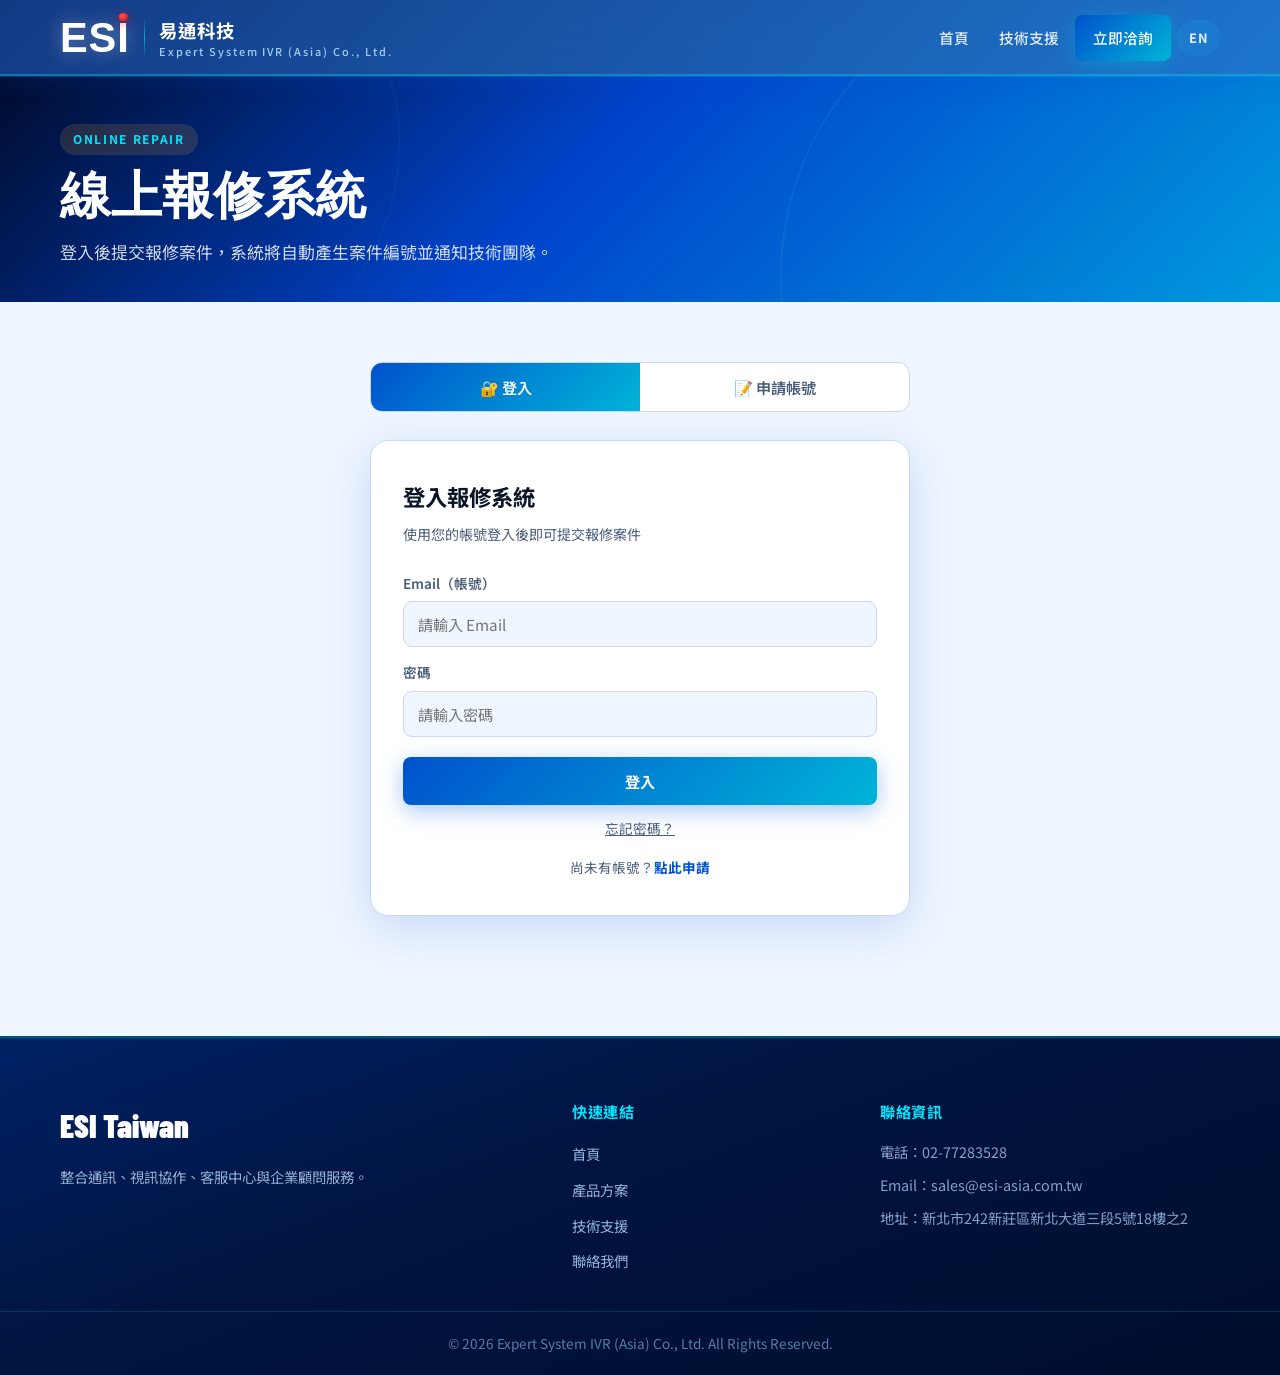
<file: repair.html>
<!DOCTYPE html>
<html lang="zh-Hant">
<head>
  <meta charset="UTF-8"/>
  <meta name="viewport" content="width=device-width,initial-scale=1.0"/>
  <title data-i18n="repair.meta.title">線上報修｜ESI Taiwan</title>
  <meta name="description" content="ESI Taiwan 線上報修系統，登入後即可提交技術支援案件。" data-i18n-attr="content:repair.meta.desc"/>
  <link rel="stylesheet" href="style.css"/>
  <style>
    /* ── Brand logo inline ── */
    .brand-logo{display:inline-flex;align-items:center;text-decoration:none;gap:0}
    .brand-esi-mark{display:inline-flex;align-items:flex-start;position:relative;line-height:1}
    .brand-esi-es{font-family:'Arial Black','Arial',sans-serif;font-size:2.6rem;font-weight:900;color:#fff;letter-spacing:.02em;line-height:1;text-shadow:0 0 18px rgba(255,255,255,.35)}
    .brand-esi-i-wrap{position:relative;display:inline-flex;align-items:flex-start}
    .brand-esi-i{font-family:'Arial Black','Arial',sans-serif;font-size:2.6rem;font-weight:900;color:#fff;line-height:1;letter-spacing:.02em;text-shadow:0 0 18px rgba(255,255,255,.35)}
    .brand-esi-dot{position:absolute;top:-.28em;left:50%;transform:translateX(-50%);width:.52em;height:.52em;border-radius:50%;background:radial-gradient(circle at 38% 35%,#ff5555,#cc1111);box-shadow:0 2px 10px rgba(200,0,0,.7)}
    .brand-divider{width:1.5px;height:44px;background:linear-gradient(to bottom,transparent,rgba(0,229,255,.6),transparent);margin:0 14px}
    .brand-wordmark{display:flex;flex-direction:column;line-height:1;gap:2px}
    .brand-sub{font-family:'Noto Sans TC',sans-serif;font-size:.68rem;font-weight:500;color:rgba(180,220,255,.9);letter-spacing:.18em;margin-top:3px}

    body { padding-top: var(--nav-h); }

    /* ── card wrapper ── */
    .repair-wrap {
      max-width: 580px;
      margin: 60px auto;
      padding: 0 20px 60px;
    }

    /* ── tab switcher ── */
    .tab-bar {
      display: flex;
      gap: 0;
      background: var(--surface);
      border: 1.5px solid var(--border);
      border-radius: 12px;
      overflow: hidden;
      margin-bottom: 28px;
    }
    .tab-btn {
      flex: 1;
      padding: 13px;
      border: none;
      background: none;
      font-family: inherit;
      font-size: .95rem;
      font-weight: 600;
      color: var(--muted);
      cursor: pointer;
      transition: all .2s;
    }
    .tab-btn.active {
      background: linear-gradient(135deg, #0052cc, #00b4d8);
      color: #fff;
    }

    /* ── form card ── */
    .repair-card {
      background: var(--surface);
      border-radius: 18px;
      border: 1px solid var(--border);
      box-shadow: var(--shadow-lg);
      padding: 36px 32px;
    }
    .repair-card h2 { margin: 0 0 6px; font-size: 1.4rem; }
    .repair-card .sub { color: var(--muted); font-size: .88rem; margin: 0 0 26px; }

    .repair-card label {
      display: flex;
      flex-direction: column;
      gap: 6px;
      font-size: .85rem;
      font-weight: 600;
      color: var(--muted);
      margin-bottom: 14px;
    }
    .repair-card input,
    .repair-card select,
    .repair-card textarea {
      font-family: inherit;
      font-size: .95rem;
      padding: 11px 14px;
      border: 1.5px solid var(--border);
      border-radius: 9px;
      background: var(--bg);
      color: var(--text);
      outline: none;
      transition: border-color .2s, box-shadow .2s;
    }
    .repair-card input:focus,
    .repair-card select:focus,
    .repair-card textarea:focus {
      border-color: var(--accent);
      box-shadow: 0 0 0 3px rgba(0,180,216,.12);
    }
    .repair-card .btn { width: 100%; margin-top: 6px; }

    /* ── priority pills ── */
    .priority-group { display: flex; gap: 10px; margin-bottom: 14px; }
    .priority-pill {
      flex: 1;
      padding: 10px 6px;
      border-radius: 10px;
      border: 2px solid var(--border);
      text-align: center;
      font-size: .85rem;
      font-weight: 700;
      cursor: pointer;
      transition: all .2s;
      user-select: none;
    }
    .priority-pill[data-val="low"].selected   { border-color: #00b4d8; background: rgba(0,180,216,.1); color: #0090ad; }
    .priority-pill[data-val="normal"].selected { border-color: #f5a623; background: rgba(245,166,35,.1); color: #b07000; }
    .priority-pill[data-val="urgent"].selected { border-color: #e8431a; background: rgba(232,67,26,.1);  color: #c03010; }
    input[name="priority"] { display: none; }

    /* ── messages ── */
    .msg-box {
      border-radius: 10px;
      padding: 14px 18px;
      margin-bottom: 18px;
      font-size: .9rem;
      display: none;
    }
    .msg-box.success { background: rgba(0,60,30,.08); border: 1px solid rgba(0,180,100,.35); color: #005c28; }
    .msg-box.error   { background: rgba(180,30,30,.08); border: 1px solid rgba(200,60,30,.35); color: #991100; }

    /* ── ticket list ── */
    .ticket-list { display: flex; flex-direction: column; gap: 14px; margin-top: 8px; }
    .ticket-item {
      background: var(--bg);
      border-radius: 12px;
      border: 1px solid var(--border);
      padding: 16px 18px;
    }
    .ticket-no   { font-family: monospace; font-size: .85rem; color: var(--primary); font-weight: 700; }
    .ticket-meta { font-size: .82rem; color: var(--muted); margin: 4px 0 8px; }
    .ticket-desc { font-size: .9rem; color: var(--text); }
    .t-badge {
      display: inline-block;
      padding: 2px 10px;
      border-radius: 99px;
      font-size: .72rem;
      font-weight: 700;
    }
    .t-badge.open     { background: rgba(0,82,204,.1);  color: #0052cc; }
    .t-badge.progress { background: rgba(245,166,35,.12); color: #b07000; }
    .t-badge.closed   { background: rgba(0,100,40,.1);  color: #005c28; }
    .t-badge.urgent   { background: rgba(200,50,30,.1); color: #c03010; }
    .t-badge.normal   { background: rgba(245,166,35,.12); color: #b07000; }
    .t-badge.low      { background: rgba(0,180,216,.1); color: #0090ad; }

    /* ── user info bar ── */
    .user-bar {
      display: flex;
      align-items: center;
      justify-content: space-between;
      background: var(--primary-light, #e8f0fe);
      border-radius: 10px;
      padding: 12px 16px;
      margin-bottom: 24px;
      font-size: .88rem;
    }
    .user-bar strong { color: var(--primary); }
    .logout-btn {
      font-size: .8rem;
      color: var(--muted);
      cursor: pointer;
      border: 1px solid var(--border);
      background: var(--surface);
      border-radius: 7px;
      padding: 4px 12px;
      font-family: inherit;
      transition: all .2s;
    }
    .logout-btn:hover { color: #c03010; border-color: #c03010; }

    @media(max-width:600px) {
      .repair-card { padding: 24px 18px; }
      .priority-group { flex-direction: column; }
    }

    /* msg modal */
    .msg-modal-overlay{position:fixed;inset:0;background:rgba(0,0,0,.5);z-index:900;display:flex;align-items:center;justify-content:center;padding:20px}
    .msg-modal{background:#fff;border-radius:20px;width:100%;max-width:640px;max-height:85vh;display:flex;flex-direction:column;box-shadow:0 24px 80px rgba(0,0,0,.3)}
    .msg-modal-header{padding:18px 24px;border-bottom:1px solid #e0e8f0;display:flex;justify-content:space-between;align-items:center}
    .msg-modal-header h3{margin:0;color:#0052cc;font-size:1rem}
    .msg-modal-close{background:none;border:none;font-size:1.4rem;cursor:pointer;color:#8899aa;line-height:1}
    .msg-thread{flex:1;overflow-y:auto;padding:20px 24px;display:flex;flex-direction:column;gap:12px}
    .msg-bubble{max-width:85%;padding:12px 16px;border-radius:14px;font-size:.88rem;line-height:1.6}
    .msg-bubble.admin{align-self:flex-start;background:#f0f4ff;color:#1a2a4a;border-radius:14px 14px 14px 4px}
    .msg-bubble.user{align-self:flex-end;background:linear-gradient(135deg,#0052cc,#00b4d8);color:#fff;border-radius:14px 14px 4px 14px}
    .msg-meta{font-size:.75rem;opacity:.7;margin-bottom:4px}
    .msg-input-area{padding:16px 24px;border-top:1px solid #e0e8f0;display:flex;gap:10px}
    .msg-input-area textarea{flex:1;padding:10px 14px;border:1.5px solid #c8d8f0;border-radius:10px;font-size:.9rem;font-family:inherit;resize:none;height:72px;outline:none}
    .msg-input-area textarea:focus{border-color:#0052cc}
    .msg-send-btn{padding:0 18px;background:linear-gradient(135deg,#0052cc,#00b4d8);color:#fff;border:none;border-radius:10px;font-weight:700;cursor:pointer;font-size:.9rem}
  </style>
</head>
<body>

<!-- ── HEADER ── -->
<header class="site-header" id="siteHeader">
  <div class="container nav-wrap">
    <a class="brand-logo" href="index.html">
      <span class="brand-esi-mark">
        <span class="brand-esi-es">ES</span>
        <span class="brand-esi-i-wrap">
          <span class="brand-esi-i">I</span>
          <span class="brand-esi-dot"></span>
        </span>
      </span>
      <span class="brand-divider"></span>
      <span class="brand-wordmark">
        <span style="font-family:'Noto Sans TC',sans-serif;font-size:1.15rem;font-weight:700;color:#fff;letter-spacing:.06em;line-height:1.2">易通科技</span>
        <span class="brand-sub">Expert System IVR (Asia) Co., Ltd.</span>
      </span>
    </a>
    <ul class="main-nav" id="mainNav">
      <li><a href="index.html" data-i18n="common.nav.home">首頁</a></li>
      <li><a href="support.html" data-i18n="common.nav.support">技術支援</a></li>
      <li><a href="contact.html" class="nav-cta" data-i18n="common.nav.contact">立即洽詢</a></li>
    </ul>
  </div>
</header>

<!-- ── PAGE HERO ── -->
<section class="page-hero" style="padding:48px 0 36px">
  <div class="container">
    <span class="eyebrow" style="color:var(--accent2);background:rgba(245,166,35,.15)">Online Repair</span>
    <h1 data-i18n="repair.hero.title">線上報修系統</h1>
    <p class="lead" data-i18n="repair.hero.lead">登入後提交報修案件，系統將自動產生案件編號並通知技術團隊。</p>
  </div>
</section>

<!-- ── MAIN ── -->
<div class="repair-wrap">

  <!-- Tab bar -->
  <div class="tab-bar" id="tabBar">
    <button class="tab-btn active" data-tab="login"><span data-i18n="repair.tab.login">🔐 登入</span></button>
    <button class="tab-btn" data-tab="register"><span data-i18n="repair.tab.register">📝 申請帳號</span></button>
  </div>

  <!-- ════ LOGIN PANEL ════ -->
  <div id="panelLogin" class="repair-card">
    <h2 data-i18n="repair.login.title">登入報修系統</h2>
    <p class="sub" data-i18n="repair.login.sub">使用您的帳號登入後即可提交報修案件</p>
    <div class="msg-box" id="loginMsg"></div>
    <form id="loginForm">
      <label><span data-i18n="repair.login.email">Email（帳號）</span>
        <input type="email" name="email" placeholder="請輸入 Email" required data-i18n-placeholder="repair.emailPh"/>
      </label>
      <label><span data-i18n="repair.login.password">密碼</span>
        <input type="password" name="password" placeholder="請輸入密碼" required data-i18n-placeholder="repair.login.passwordPh"/>
      </label>
      <button class="btn btn-primary" type="submit" id="loginBtn" data-i18n="repair.login.submit">登入</button>
      <p style="text-align:center;margin-top:12px;font-size:.85rem">
        <a href="#" onclick="showRepairForgot(event)" style="color:var(--muted)" data-i18n="repair.login.forgot">忘記密碼？</a>
      </p>
      <div id="forgotArea" style="display:none;margin-top:16px;border-top:1px solid #e0e8f0;padding-top:16px">
        <p style="font-size:.88rem;color:var(--muted);margin-bottom:10px" data-i18n="repair.forgot.desc">輸入您的 Email，我們將發送重置連結</p>
        <input type="email" id="forgotEmail" placeholder="您的 Email" data-i18n-placeholder="repair.forgot.emailPh" style="width:100%;box-sizing:border-box;padding:10px 14px;border:1.5px solid #c8d8f0;border-radius:10px;font-size:.95rem;font-family:inherit;outline:none;margin-bottom:8px"/>
        <button type="button" onclick="sendRepairForgot()" style="width:100%;padding:11px;border:none;border-radius:10px;background:linear-gradient(135deg,#0052cc,#00b4d8);color:#fff;font-size:.95rem;font-weight:700;cursor:pointer" data-i18n="repair.forgot.send">發送重置連結</button>
        <div id="forgotMsg" style="font-size:.85rem;margin-top:8px;min-height:1.2em"></div>
        <p style="margin-top:8px;font-size:.85rem;text-align:center"><a href="#" onclick="showRepairForgot(event,false)" style="color:var(--muted)" data-i18n="repair.forgot.back">← 返回登入</a></p>
      </div>
    </form>
    <p style="text-align:center;margin-top:16px;font-size:.85rem;color:var(--muted)">
      <span data-i18n="repair.login.noAccount">尚未有帳號？</span><span style="color:var(--primary);cursor:pointer;font-weight:700" onclick="switchTab('register')" data-i18n="repair.login.applyHere">點此申請</span>
    </p>
  </div>

  <!-- ════ REGISTER PANEL ════ -->
  <div id="panelRegister" class="repair-card" style="display:none">
    <h2 data-i18n="repair.register.title">申請報修帳號</h2>
    <p class="sub" data-i18n="repair.register.sub">填寫以下資訊送出申請，管理員審核通過後將以 Email 通知您</p>
    <div class="msg-box" id="registerMsg"></div>
    <form id="registerForm">
      <label><span data-i18n="repair.register.name">聯絡人姓名</span> <span style="color:#e8431a">*</span>
        <input type="text" name="name" placeholder="請輸入姓名" required data-i18n-placeholder="contact.form.namePh"/>
      </label>
      <label><span data-i18n="contact.form.company">公司名稱</span> <span style="color:#e8431a">*</span>
        <input type="text" name="company" placeholder="請輸入公司名稱" required data-i18n-placeholder="contact.form.companyPh"/>
      </label>
      <label><span data-i18n="repair.register.phone">聯絡電話</span> <span style="color:#e8431a">*</span>
        <input type="tel" name="phone" placeholder="請輸入電話" required data-i18n-placeholder="contact.form.phonePh"/>
      </label>
      <label><span data-i18n="repair.register.email">Email（登入帳號）</span><span style="color:#e8431a">*</span>
        <input type="email" name="email" placeholder="請輸入 Email" required data-i18n-placeholder="repair.emailPh"/>
      </label>
      <label><span data-i18n="repair.register.password">設定密碼</span> <span style="color:#e8431a">*</span>
        <input type="password" name="password" placeholder="至少 8 個字元" minlength="8" required data-i18n-placeholder="repair.register.passwordPh"/>
      </label>
      <button class="btn btn-primary" type="submit" id="registerBtn" data-i18n="repair.register.submit">送出申請</button>
    </form>
    <p style="text-align:center;margin-top:16px;font-size:.85rem;color:var(--muted)">
      <span data-i18n="repair.register.hasAccount">已有帳號？</span><span style="color:var(--primary);cursor:pointer;font-weight:700" onclick="switchTab('login')" data-i18n="repair.register.loginHere">點此登入</span>
    </p>
  </div>

  <!-- ════ LOGGED-IN PANEL ════ -->
  <div id="panelLoggedIn" style="display:none">

    <!-- user info bar -->
    <div class="user-bar">
      <div><span data-i18n="repair.loggedIn">已登入：</span><strong id="userNameDisplay"></strong>　<span style="color:var(--muted)" id="userCompanyDisplay"></span></div>
      <button class="logout-btn" onclick="logout()" data-i18n="repair.logout">登出</button>
    </div>

    <!-- new ticket form -->
    <div class="repair-card" style="margin-bottom:24px">
      <h2 data-i18n="repair.ticket.title">🛠️ 提交報修案件</h2>
      <p class="sub" data-i18n="repair.ticket.sub">填寫以下資訊，系統將自動產生案件編號</p>
      <div class="msg-box" id="ticketMsg"></div>
      <form id="ticketForm">
        <label><span data-i18n="repair.ticket.productType">產品類型</span> <span style="color:#e8431a">*</span>
          <select name="product_type" required>
            <option value="" data-i18n="repair.ticket.selectPlaceholder">-- 請選擇 --</option>
            <option data-i18n="common.mega.uc">整合通訊</option>
            <option data-i18n="common.mega.recording">錄音系統</option>
            <option data-i18n="common.mega.callcenter">Call Center｜IVR</option>
            <option data-i18n="common.mega.meeting">會議設備</option>
            <option data-i18n="common.mega.gateway">Gateway｜SBC</option>
            <option data-i18n="common.mega.ipphone">IP Phone｜Teams Phone</option>
            <option data-i18n="news.filter.other">其他</option>
          </select>
        </label>
        <label style="margin-bottom:6px"><span data-i18n="repair.ticket.priority">優先等級</span> <span style="color:#e8431a">*</span></label>
        <div class="priority-group">
          <div class="priority-pill" data-val="low"    onclick="selectPriority('low')"><span data-i18n="repair.priority.low">🔵 輕微</span></div>
          <div class="priority-pill selected" data-val="normal" onclick="selectPriority('normal')"><span data-i18n="repair.priority.normal">🟡 中等</span></div>
          <div class="priority-pill" data-val="urgent" onclick="selectPriority('urgent')"><span data-i18n="repair.priority.urgent">🔴 緊急</span></div>
        </div>
        <input type="hidden" name="priority" value="normal"/>
        <label><span data-i18n="repair.ticket.description">問題描述</span> <span style="color:#e8431a">*</span>
          <textarea name="description" rows="5" placeholder="請詳細描述問題現象、發生時間與影響範圍" required data-i18n-placeholder="repair.ticket.descriptionPh"></textarea>
        </label>
        <div style="margin-bottom:14px">
          <div style="font-size:.85rem;font-weight:600;color:var(--muted);margin-bottom:6px" data-i18n="repair.ticket.attachment">附件（選填，總大小不超過 100MB）</div>
          <button type="button" onclick="document.getElementById('ticketFileInput').click()" style="padding:8px 16px;border:1.5px dashed #c8d8f0;border-radius:8px;background:#f8faff;color:#0052cc;font-size:.85rem;cursor:pointer;font-family:inherit" data-i18n="repair.ticket.addAttachment">＋ 新增附件</button>
          <input type="file" id="ticketFileInput" multiple style="display:none"/>
          <div id="ticketFileList" style="margin-top:8px"></div>
          <div id="ticketFileStatus" style="font-size:.82rem;margin-top:4px;min-height:1.2em"></div>
        </div>
        <button class="btn btn-primary" type="submit" id="ticketBtn" data-i18n="repair.ticket.submit">建立報修案件</button>
      </form>
    </div>

    <!-- ticket history -->
    <div class="repair-card" style="text-align:center;padding:36px 24px">
      <div style="font-size:2.5rem;margin-bottom:12px">📋</div>
      <h2 style="margin-bottom:8px" data-i18n="repair.history.title">我的案件記錄</h2>
      <p class="sub" style="margin-bottom:24px" data-i18n="repair.history.sub">查看您的歷史報修案件與對話記錄</p>
      <a href="my-tickets.html" class="btn btn-primary" style="display:inline-block;text-decoration:none;padding:13px 36px;font-size:1rem" data-i18n="repair.history.cta">查看我的案件記錄 →</a>
    </div>

  </div>
</div>

<!-- ── FOOTER ── -->
<footer class="site-footer">
  <div class="container footer-grid">
    <div><div class="brand-footer">ESI Taiwan</div><p data-i18n="common.footer.tagline">整合通訊、視訊協作、客服中心與企業顧問服務。</p></div>
    <div><h4 data-i18n="common.footer.quicklinks">快速連結</h4><ul class="footer-links">
      <li><a href="index.html" data-i18n="common.nav.home">首頁</a></li>
      <li><a href="products.html" data-i18n="common.nav.products">產品方案</a></li>
      <li><a href="support.html" data-i18n="common.nav.support">技術支援</a></li>
      <li><a href="contact.html" data-i18n="common.nav.contact">聯絡我們</a></li>
    </ul></div>
    <div><h4 data-i18n="common.footer.contactInfo">聯絡資訊</h4><ul class="footer-links">
      <li data-i18n="common.footer.phone">電話：02-77283528</li>
      <li data-i18n="common.footer.email">Email：sales@esi-asia.com.tw</li>
      <li data-i18n="common.footer.address">地址：新北市242新莊區新北大道三段5號18樓之2</li>
    </ul></div>
  </div>
  <hr class="footer-divider">
  <div class="copyright container">© 2026 Expert System IVR (Asia) Co., Ltd. All Rights Reserved.</div>
</footer>

<script>
  window.ESI_I18N = { en: {
    'repair.meta.title': 'Online Repair | ESI Taiwan',
    'repair.meta.desc': 'ESI Taiwan online repair system — log in to submit a technical support ticket.',
    'repair.hero.title': 'Online Repair System',
    'repair.hero.lead': 'Log in to submit a repair ticket. The system will automatically generate a ticket number and notify our technical team.',
    'repair.tab.login': '🔐 Log In',
    'repair.tab.register': '📝 Apply for an Account',
    'repair.login.title': 'Log In to the Repair System',
    'repair.login.sub': 'Log in with your account to submit a repair ticket',
    'repair.login.email': 'Email (Username)',
    'repair.login.password': 'Password',
    'repair.login.passwordPh': 'Enter your password',
    'repair.login.submit': 'Log In',
    'repair.login.loading': 'Logging in…',
    'repair.login.forgot': 'Forgot your password?',
    'repair.login.noAccount': "Don't have an account yet?",
    'repair.login.applyHere': 'Apply here',
    'repair.emailPh': 'Enter your email',
    'repair.forgot.desc': "Enter your email and we'll send you a reset link",
    'repair.forgot.emailPh': 'Your email',
    'repair.forgot.send': 'Send Reset Link',
    'repair.forgot.sending': 'Sending…',
    'repair.forgot.back': '← Back to Log In',
    'repair.forgot.emptyEmail': 'Please enter your email',
    'repair.forgot.success': '✅ If this email exists, a reset link has been sent — please check your inbox',
    'repair.forgot.networkErr': 'Connection failed',

    'repair.register.title': 'Apply for a Repair Account',
    'repair.register.sub': "Fill out the information below to submit your application. We'll notify you by email once an administrator approves it.",
    'repair.register.name': 'Contact Name',
    'repair.register.phone': 'Contact Phone',
    'repair.register.email': 'Email (Username)',
    'repair.register.password': 'Set Password',
    'repair.register.passwordPh': 'At least 8 characters',
    'repair.register.submit': 'Submit Application',
    'repair.register.submitting': 'Submitting…',
    'repair.register.hasAccount': 'Already have an account?',
    'repair.register.loginHere': 'Log in here',
    'repair.errNetwork': 'Network error, please try again later',

    'repair.loggedIn': 'Logged in: ',
    'repair.logout': 'Log Out',
    'repair.ticket.title': '🛠️ Submit a Repair Ticket',
    'repair.ticket.sub': 'Fill out the information below and the system will automatically generate a ticket number',
    'repair.ticket.productType': 'Product Type',
    'repair.ticket.selectPlaceholder': '-- Please select --',
    'repair.ticket.priority': 'Priority',
    'repair.ticket.description': 'Issue Description',
    'repair.ticket.descriptionPh': 'Please describe the issue, when it occurred, and its impact in detail',
    'repair.ticket.attachment': 'Attachments (optional, total size up to 100MB)',
    'repair.ticket.addAttachment': '＋ Add Attachment',
    'repair.ticket.submit': 'Create Repair Ticket',
    'repair.ticket.creating': 'Creating…',
    'repair.ticket.created': '✅ Ticket created! Ticket number: ',
    'repair.priority.low': '🔵 Low',
    'repair.priority.normal': '🟡 Normal',
    'repair.priority.urgent': '🔴 Urgent',
    'repair.history.title': 'My Tickets',
    'repair.history.sub': 'View your ticket history and conversation records',
    'repair.history.cta': 'View My Tickets →',

    'repair.msg.title': 'Conversation',
    'repair.msg.inputPh': 'Type a reply…',
    'repair.msg.send': 'Send Reply',
    'repair.msg.sending': 'Sending…',
    'repair.msg.loading': 'Loading…',
    'repair.msg.none': 'No conversation yet',
    'repair.msg.loadFailed': 'Failed to load',
    'repair.msg.emptyInput': 'Please enter a message',
    'repair.msg.sendFailed': 'Failed to send: ',
    'repair.msg.connFailed': 'Connection failed',
    'repair.msg.unknownErr': 'Unknown error',

    'repair.noTickets': 'You have no repair tickets yet',
    'repair.loadFailed': 'Failed to load',
    'repair.status.open': 'Open',
    'repair.status.progress': 'In Progress',
    'repair.status.closed': 'Closed',
    'repair.attachUploading': '⏳ Uploading attachment...',
    'repair.attachDone': '✅ Upload complete',
    'repair.attachFailed': '❌ Upload failed',
    'repair.attachTooLarge': '❌ Total size exceeds 100MB',
    'repair.fileCount': ' files, total size: ',
    'repair.dialogHistory': '💬 Conversation'
  }};
</script>
<script src="i18n.js"></script>
<script src="site.js"></script>

<script>
(function(){
  const API = '/api/repair';
  let currentUser = null;
  let currentPriority = 'normal';
  function T(key, fallback){ return (window.t && window.t(key)) || fallback; }

  /* ── restore session ── */
  const saved = sessionStorage.getItem('esi_repair_user');
  const savedToken = sessionStorage.getItem('esi_repair_token');
  if (saved && savedToken) {
    currentUser = JSON.parse(saved);
    showLoggedIn();
  } else if (saved || savedToken) {
    // 資料不完整（例如舊版殘留），清乾淨強制重新登入
    sessionStorage.removeItem('esi_repair_user');
    sessionStorage.removeItem('esi_repair_token');
  }

  /* ── tab switch ── */
  window.switchTab = function(tab) {
    document.querySelectorAll('.tab-btn').forEach(b => b.classList.toggle('active', b.dataset.tab === tab));
    document.getElementById('panelLogin').style.display    = tab === 'login'    ? '' : 'none';
    document.getElementById('panelRegister').style.display = tab === 'register' ? '' : 'none';
  };
  document.getElementById('tabBar').addEventListener('click', e => {
    const b = e.target.closest('.tab-btn');
    if (b) switchTab(b.dataset.tab);
  });

  /* ── priority pills ── */
  window.selectPriority = function(val) {
    currentPriority = val;
    document.querySelectorAll('.priority-pill').forEach(p => p.classList.toggle('selected', p.dataset.val === val));
    document.querySelector('input[name="priority"]').value = val;
  };

  /* ── show/hide ── */
  function showLoggedIn() {
    document.getElementById('tabBar').style.display       = 'none';
    document.getElementById('panelLogin').style.display   = 'none';
    document.getElementById('panelRegister').style.display= 'none';
    document.getElementById('panelLoggedIn').style.display= '';
    document.getElementById('userNameDisplay').textContent    = currentUser.name;
    document.getElementById('userCompanyDisplay').textContent = currentUser.company;
  }

  /* ── auth header 輔助函式：所有需要登入的 API 呼叫都要帶 token ── */
  function authHeaders(extra) {
    const token = sessionStorage.getItem('esi_repair_token');
    return Object.assign({ 'x-repair-token': token || '' }, extra || {});
  }
  // token 失效（401/403）時，強制回到登入畫面
  function handleAuthError(status) {
    if (status === 401) {
      sessionStorage.removeItem('esi_repair_user');
      sessionStorage.removeItem('esi_repair_token');
      currentUser = null;
      document.getElementById('tabBar').style.display       = '';
      document.getElementById('panelLoggedIn').style.display= 'none';
      document.getElementById('panelLogin').style.display   = '';
      return true;
    }
    return false;
  }

  /* ── logout ── */
  window.logout = function() {
    const token = sessionStorage.getItem('esi_repair_token');
    if (token) {
      fetch(API + '/logout', { method:'POST', headers: authHeaders() }).catch(()=>{});
    }
    sessionStorage.removeItem('esi_repair_user');
    sessionStorage.removeItem('esi_repair_token');
    currentUser = null;
    document.getElementById('tabBar').style.display       = '';
    document.getElementById('panelLoggedIn').style.display= 'none';
    document.getElementById('panelLogin').style.display   = '';
  };

  /* ── LOGIN ── */
  document.getElementById('loginForm').addEventListener('submit', async function(e) {
    e.preventDefault();
    const btn = document.getElementById('loginBtn');
    const msg = document.getElementById('loginMsg');
    btn.disabled = true; btn.textContent = T('repair.login.loading','登入中…');
    msg.style.display = 'none';
    try {
      const r = await fetch(API + '/login', {
        method: 'POST',
        headers: { 'Content-Type': 'application/json' },
        body: JSON.stringify({
          email: this.email.value.trim(),
          password: this.password.value
        })
      });
      const d = await r.json();
      if (!r.ok) {
        showMsg(msg, 'error', d.error);
        btn.disabled = false; btn.textContent = T('repair.login.submit','登入');
        return;
      }
      currentUser = d.user;
      sessionStorage.setItem('esi_repair_user', JSON.stringify(d.user));
      sessionStorage.setItem('esi_repair_token', d.token);
      showLoggedIn();
    } catch(err) {
      showMsg(msg, 'error', T('repair.errNetwork','網路錯誤，請稍後再試'));
      btn.disabled = false; btn.textContent = T('repair.login.submit','登入');
    }
  });

  /* ── REGISTER ── */
  document.getElementById('registerForm').addEventListener('submit', async function(e) {
    e.preventDefault();
    const btn = document.getElementById('registerBtn');
    const msg = document.getElementById('registerMsg');
    btn.disabled = true; btn.textContent = T('repair.register.submitting','送出中…');
    msg.style.display = 'none';
    try {
      const r = await fetch(API + '/register', {
        method: 'POST',
        headers: { 'Content-Type': 'application/json' },
        body: JSON.stringify({
          name:      this.name.value.trim(),
          company:   this.company.value.trim(),
          phone:     this.phone.value.trim(),
          email:     this.email.value.trim(),
          password:  this.password.value
        })
      });
      const d = await r.json();
      if (!r.ok) {
        showMsg(msg, 'error', d.error);
        btn.disabled = false; btn.textContent = T('repair.register.submit','送出申請');
        return;
      }
      showMsg(msg, 'success', '✅ ' + d.message);
      this.reset();
      btn.disabled = false; btn.textContent = T('repair.register.submit','送出申請');
    } catch(err) {
      showMsg(msg, 'error', T('repair.errNetwork','網路錯誤，請稍後再試'));
      btn.disabled = false; btn.textContent = T('repair.register.submit','送出申請');
    }
  });

  /* ── SUBMIT TICKET ── */
  document.getElementById('ticketForm').addEventListener('submit', async function(e) {
    e.preventDefault();
    const btn = document.getElementById('ticketBtn');
    const msg = document.getElementById('ticketMsg');
    btn.disabled = true; btn.textContent = T('repair.ticket.creating','建立中…');
    msg.style.display = 'none';
    // 上傳附件
    let ticketAttachments = [];
    const ticketFiles = window._ticketFiles || [];
    if (ticketFiles.length > 0) {
      const status = document.getElementById('ticketFileStatus');
      status.style.color = '#0052cc'; status.textContent = T('repair.attachUploading','⏳ 上傳附件中...');
      const fd2 = new FormData();
      ticketFiles.forEach(function(f){ fd2.append('files', f); });
      try {
        const ur = await fetch('/api/upload/multi', {method:'POST', body:fd2});
        const ud = await ur.json();
        if (ur.ok) {
          ticketAttachments = ud.files.map(function(f){ return {url:f.url, name:f.name}; });
          status.style.color = '#1a7a1a'; status.textContent = T('repair.attachDone','✅ 上傳完成');
        } else {
          status.style.color = '#cc2200'; status.textContent = T('repair.attachFailed','❌ 上傳失敗') + (ud.error ? ' ' + ud.error : '');
          btn.disabled=false; btn.textContent=T('repair.ticket.submit','建立報修案件'); return;
        }
      } catch(e) {
        status.style.color = '#cc2200'; status.textContent = T('repair.attachFailed','❌ 上傳失敗');
        btn.disabled=false; btn.textContent=T('repair.ticket.submit','建立報修案件'); return;
      }
    }
    try {
      const r = await fetch(API + '/tickets', {
        method: 'POST',
        headers: authHeaders({ 'Content-Type': 'application/json' }),
        body: JSON.stringify({
          product_type: this.product_type.value,
          description:  this.description.value.trim(),
          priority:     currentPriority,
          attachments:  ticketAttachments
        })
      });
      const d = await r.json();
      if (!r.ok) {
        if (handleAuthError(r.status)) return;
        showMsg(msg, 'error', d.error);
        btn.disabled = false; btn.textContent = T('repair.ticket.submit','建立報修案件');
        return;
      }
      showMsg(msg, 'success', T('repair.ticket.created','✅ 案件已建立！案件編號：') + d.ticket.ticket_no);
      this.reset();
      selectPriority('normal');
      window._ticketFiles = [];
      if (typeof renderTicketFileList === 'function') renderTicketFileList();
      btn.disabled = false; btn.textContent = T('repair.ticket.submit','建立報修案件');
    } catch(err) {
      showMsg(msg, 'error', T('repair.errNetwork','網路錯誤，請稍後再試'));
      btn.disabled = false; btn.textContent = T('repair.ticket.submit','建立報修案件');
    }
  });



  window.showRepairForgot = function(e, show=true){
    e && e.preventDefault();
    document.getElementById('forgotArea').style.display = show ? 'block' : 'none';
  };
  window.sendRepairForgot = async function(){
    const email = document.getElementById('forgotEmail').value.trim();
    const msg   = document.getElementById('forgotMsg');
    if (!email){ msg.style.color='#cc2200'; msg.textContent=T('repair.forgot.emptyEmail','請輸入 Email'); return; }
    const btn = document.querySelector('#forgotArea button');
    btn.disabled=true; btn.textContent=T('repair.forgot.sending','發送中…');
    try {
      await fetch('/api/repair/forgot-password',{
        method:'POST', headers:{'Content-Type':'application/json'},
        body: JSON.stringify({email})
      });
      msg.style.color='#1a7a1a';
      msg.textContent=T('repair.forgot.success','✅ 若此 Email 存在，重置連結已發送，請檢查信箱');
    } catch(e){
      msg.style.color='#cc2200'; msg.textContent=T('repair.forgot.networkErr','連線失敗');
    }
    btn.disabled=false; btn.textContent=T('repair.forgot.send','發送重置連結');
  };

  /* ── helpers ── */
  function showMsg(el, type, txt) {
    el.className = 'msg-box ' + type;
    el.textContent = txt;
    el.style.display = 'block';
  }
  window.esc = function esc(s) {
    return String(s||'').replace(/&/g,'&amp;').replace(/</g,'&lt;').replace(/>/g,'&gt;');
  }
})();
</script>
<script>
function showRepairForgot(e, show){
  if(show===undefined) show=true;
  e && e.preventDefault();
  var area = document.getElementById('forgotArea');
  if(area) area.style.display = show ? 'block' : 'none';
}
</script>
<script>
function showRepairForgot(e, show) {
  if (show === undefined) show = true;
  e && e.preventDefault();
  var area = document.getElementById('forgotArea');
  if (area) area.style.display = show ? 'block' : 'none';
}
</script>
<script>
window._ticketFiles = [];
document.addEventListener('DOMContentLoaded', function() {
  var input = document.getElementById('ticketFileInput');
  if (input) {
    input.addEventListener('change', function() {
      Array.from(this.files).forEach(function(f) {
        var total = window._ticketFiles.reduce(function(s,x){return s+x.size;},0) + f.size;
        if (total > 100*1024*1024) { alert((window.t && window.t('repair.attachTooLarge')) || '❌ 總大小超過 100MB'); return; }
        if (!window._ticketFiles.find(function(x){return x.name===f.name&&x.size===f.size;}))
          window._ticketFiles.push(f);
      });
      this.value = '';
      renderTicketFileList();
    });
  }
});
function renderTicketFileList() {
  var el = document.getElementById('ticketFileList');
  var status = document.getElementById('ticketFileStatus');
  if (!el) return;
  if (!window._ticketFiles.length) { el.innerHTML=''; if(status) status.textContent=''; return; }
  var total = window._ticketFiles.reduce(function(s,f){return s+f.size;},0);
  if (status) { status.style.color='#1a7a1a'; status.textContent=window._ticketFiles.length+((window.t && window.t('repair.fileCount')) || ' 個檔案，總大小：')+(total/1024/1024).toFixed(1)+'MB'; }
  el.innerHTML = window._ticketFiles.map(function(f,i){
    return '<div style="display:flex;align-items:center;gap:8px;padding:6px 10px;background:#f8faff;border-radius:8px;margin-bottom:4px;font-size:.83rem">'
      +'<span style="flex:1">📎 '+f.name+'</span>'
      +'<span style="color:var(--muted)">'+(f.size/1024).toFixed(0)+'KB</span>'
      +'<button type="button" onclick="removeTicketFile('+i+')" style="border:none;background:none;color:#cc2200;cursor:pointer;font-size:1rem;padding:0 4px">×</button>'
      +'</div>';
  }).join('');
}
function removeTicketFile(i) {
  window._ticketFiles.splice(i,1);
  renderTicketFileList();
}
</script>
<script>
window._ticketFiles = [];
document.addEventListener('DOMContentLoaded', function() {
  var input = document.getElementById('ticketFileInput');
  if (input) {
    input.addEventListener('change', function() {
      Array.from(this.files).forEach(function(f) {
        var total = window._ticketFiles.reduce(function(s,x){return s+x.size;},0) + f.size;
        if (total > 100*1024*1024) { alert((window.t && window.t('repair.attachTooLarge')) || '❌ 總大小超過 100MB'); return; }
        if (!window._ticketFiles.find(function(x){return x.name===f.name&&x.size===f.size;}))
          window._ticketFiles.push(f);
      });
      this.value = '';
      renderTicketFileList();
    });
  }
});
function renderTicketFileList() {
  var el = document.getElementById('ticketFileList');
  var status = document.getElementById('ticketFileStatus');
  if (!el) return;
  if (!window._ticketFiles.length) { el.innerHTML=''; if(status) status.textContent=''; return; }
  var total = window._ticketFiles.reduce(function(s,f){return s+f.size;},0);
  if (status) { status.style.color='#1a7a1a'; status.textContent=window._ticketFiles.length+((window.t && window.t('repair.fileCount')) || ' 個檔案，總大小：')+(total/1024/1024).toFixed(1)+'MB'; }
  el.innerHTML = window._ticketFiles.map(function(f,i){
    return '<div style="display:flex;align-items:center;gap:8px;padding:6px 10px;background:#f8faff;border-radius:8px;margin-bottom:4px;font-size:.83rem">'
      +'<span style="flex:1">📎 '+f.name+'</span>'
      +'<span style="color:var(--muted)">'+(f.size/1024).toFixed(0)+'KB</span>'
      +'<button type="button" onclick="removeTicketFile('+i+')" style="border:none;background:none;color:#cc2200;cursor:pointer;font-size:1rem;padding:0 4px">×</button>'
      +'</div>';
  }).join('');
}
function removeTicketFile(i) {
  window._ticketFiles.splice(i,1);
  renderTicketFileList();
}
</script>
</body>
</html>
</file>
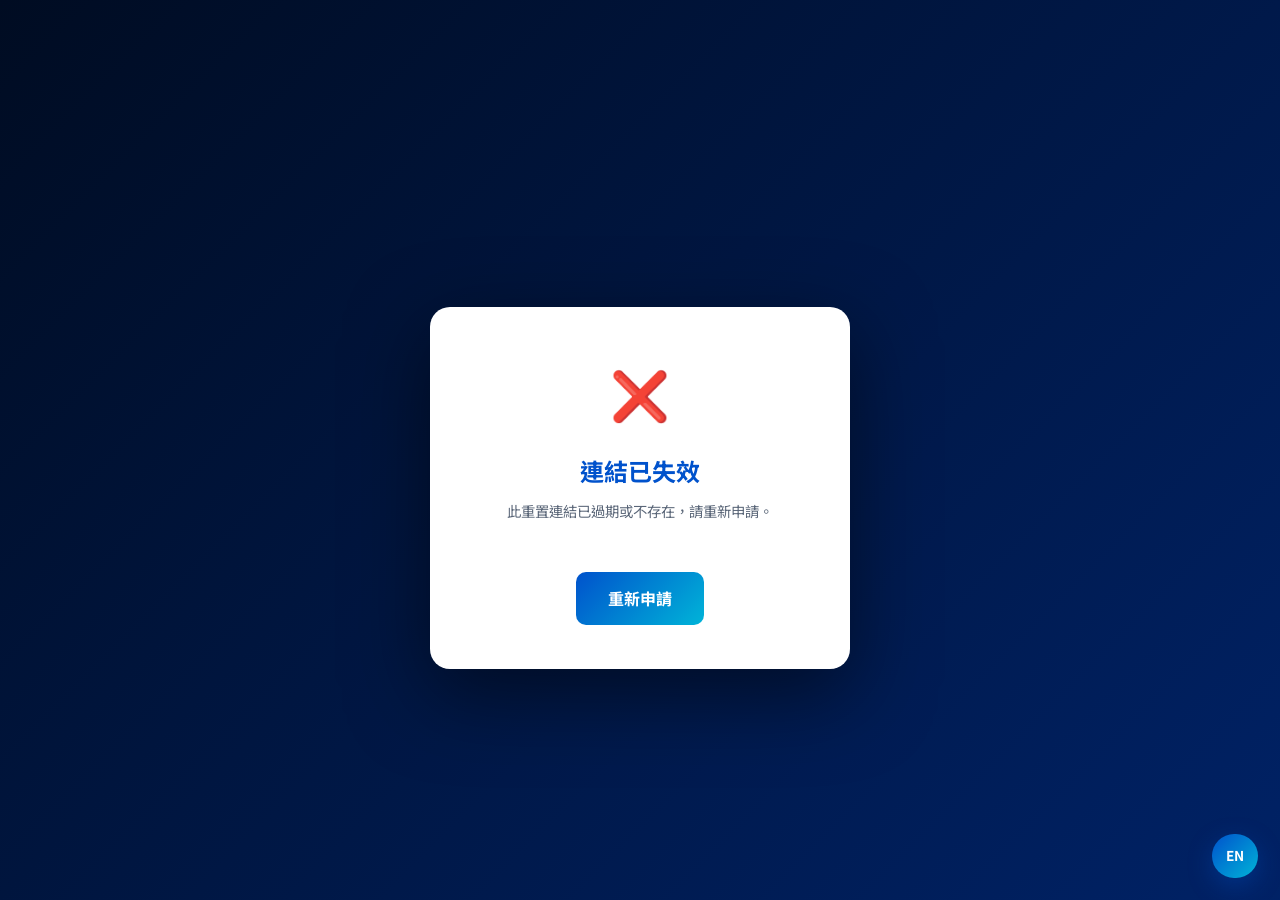
<file: reset-password.html>
<!DOCTYPE html>
<html lang="zh-Hant">
<head>
  <meta charset="UTF-8"/>
  <meta name="viewport" content="width=device-width,initial-scale=1.0"/>
  <title data-i18n="reset.meta.title">重置密碼｜ESI Taiwan</title>
  <link rel="stylesheet" href="style.css"/>
  <style>
    body{padding-top:var(--nav-h);background:linear-gradient(135deg,#000c22,#002266);min-height:100vh;display:flex;align-items:center;justify-content:center}
    .reset-box{background:#fff;border-radius:20px;padding:44px 40px;width:100%;max-width:420px;box-shadow:0 24px 80px rgba(0,0,0,.5);text-align:center}
    .reset-box h2{margin:0 0 8px;color:#0052cc}
    .reset-box p{color:#5a6678;font-size:.9rem;margin:0 0 28px}
    .reset-box input{width:100%;box-sizing:border-box;padding:12px 16px;border:1.5px solid #c8d8f0;border-radius:10px;font-size:1rem;font-family:inherit;outline:none;transition:border-color .2s;margin-bottom:12px}
    .reset-box input:focus{border-color:#0052cc;box-shadow:0 0 0 3px rgba(0,82,204,.12)}
    .reset-box button{width:100%;padding:13px;border:none;border-radius:10px;background:linear-gradient(135deg,#0052cc,#00b4d8);color:#fff;font-size:1rem;font-weight:700;cursor:pointer;margin-top:4px}
    .reset-box button:disabled{opacity:.6;cursor:not-allowed}
    .msg{padding:12px 16px;border-radius:10px;font-size:.88rem;margin-bottom:16px;display:none}
    .msg.success{background:#e8f8e8;color:#1a7a1a;display:block}
    .msg.error{background:#fde8e8;color:#cc2200;display:block}
    .back-link{display:block;margin-top:20px;color:#8899aa;font-size:.85rem;text-decoration:none}
    .back-link:hover{color:#0052cc}
  </style>
</head>
<body>
<div class="reset-box" id="boxVerifying">
  <h2 data-i18n="reset.verifying.title">🔐 密碼重置</h2>
  <p data-i18n="reset.verifying.desc">驗證連結中，請稍候…</p>
</div>

<div class="reset-box" id="boxReset" style="display:none">
  <h2 data-i18n="reset.form.title">🔐 設定新密碼</h2>
  <p id="resetGreeting" data-i18n="reset.form.greeting">請設定您的新密碼</p>
  <div class="msg" id="resetMsg"></div>
  <input type="password" id="newPass" placeholder="新密碼（至少 8 個字元）" minlength="8" data-i18n-placeholder="reset.form.newPassPh"/>
  <input type="password" id="confirmPass" placeholder="確認新密碼" data-i18n-placeholder="reset.form.confirmPassPh"/>
  <button onclick="doReset()" data-i18n="reset.form.submit">確認重置密碼</button>
  <a class="back-link" href="#" id="backLink" data-i18n="reset.form.backLink">← 返回登入頁</a>
</div>

<div class="reset-box" id="boxDone" style="display:none">
  <div style="font-size:3rem;margin-bottom:16px">✅</div>
  <h2 data-i18n="reset.done.title">密碼已重置</h2>
  <p data-i18n="reset.done.desc">您的密碼已成功更新，請使用新密碼登入。</p>
  <a id="doneLink" href="#" style="display:inline-block;margin-top:20px;padding:13px 32px;background:linear-gradient(135deg,#0052cc,#00b4d8);color:#fff;text-decoration:none;border-radius:10px;font-weight:700" data-i18n="reset.done.cta">前往登入</a>
</div>

<div class="reset-box" id="boxError" style="display:none">
  <div style="font-size:3rem;margin-bottom:16px">❌</div>
  <h2 data-i18n="reset.error.title">連結已失效</h2>
  <p data-i18n="reset.error.desc">此重置連結已過期或不存在，請重新申請。</p>
  <a id="errorLink" href="#" style="display:inline-block;margin-top:20px;padding:13px 32px;background:linear-gradient(135deg,#0052cc,#00b4d8);color:#fff;text-decoration:none;border-radius:10px;font-weight:700" data-i18n="reset.error.cta">重新申請</a>
</div>

<script>
  window.ESI_I18N = { en: {
    'reset.meta.title': 'Reset Password | ESI Taiwan',
    'reset.verifying.title': '🔐 Password Reset',
    'reset.verifying.desc': 'Verifying your link, please wait…',
    'reset.form.title': '🔐 Set a New Password',
    'reset.form.greeting': 'Please set your new password',
    'reset.form.newPassPh': 'New password (at least 8 characters)',
    'reset.form.confirmPassPh': 'Confirm new password',
    'reset.form.submit': 'Confirm Password Reset',
    'reset.form.submitting': 'Processing…',
    'reset.form.backLink': '← Back to Login',
    'reset.greetingHello': 'Hello ',
    'reset.greetingSuffix': ', please set a new password',
    'reset.errMinLength': 'Password must be at least 8 characters',
    'reset.errMismatch': 'Passwords do not match',
    'reset.errDefault': 'Reset failed',
    'reset.errNetwork': 'Connection failed',
    'reset.done.title': 'Password Reset Complete',
    'reset.done.desc': 'Your password has been updated. Please log in with your new password.',
    'reset.done.cta': 'Go to Login',
    'reset.error.title': 'Link Expired',
    'reset.error.desc': 'This reset link has expired or does not exist. Please request a new one.',
    'reset.error.cta': 'Request Again'
  }};
</script>
<script src="i18n.js"></script>
<script>
(function(){
  function T(key, fallback){ return (window.t && window.t(key)) || fallback; }
  const params = new URLSearchParams(location.search);
  const token = params.get('token');
  const type  = params.get('type');
  const backUrl  = type === 'admin' ? 'admin-repair.html' : 'repair.html';
  const doneUrl  = type === 'admin' ? 'admin-repair.html' : 'repair.html';
  const errorUrl = type === 'admin' ? 'admin-repair.html' : 'repair.html';

  document.getElementById('backLink').href  = backUrl;
  document.getElementById('doneLink').href  = doneUrl;
  document.getElementById('errorLink').href = errorUrl;

  if (!token || !type) {
    show('boxError'); return;
  }

  // 驗證 token
  fetch('/api/reset-password/verify', {
    method:'POST',
    headers:{'Content-Type':'application/json'},
    body: JSON.stringify({token, type})
  })
    .then(r=>r.json())
    .then(d=>{
      if (!d.ok) { show('boxError'); return; }
      document.getElementById('resetGreeting').textContent = T('reset.greetingHello','您好 ')+d.name+T('reset.greetingSuffix','，請設定新密碼');
      show('boxReset');
    })
    .catch(()=>show('boxError'));

  function show(id){
    ['boxVerifying','boxReset','boxDone','boxError'].forEach(i=>{
      document.getElementById(i).style.display = i===id ? 'block' : 'none';
    });
  }

  window.doReset = async function(){
    const pass    = document.getElementById('newPass').value.trim();
    const confirm = document.getElementById('confirmPass').value.trim();
    const msg     = document.getElementById('resetMsg');
    msg.className = 'msg';

    if (pass.length < 8){ msg.className='msg error'; msg.textContent=T('reset.errMinLength','密碼至少 8 個字元'); return; }
    if (pass !== confirm){ msg.className='msg error'; msg.textContent=T('reset.errMismatch','兩次密碼不一致'); return; }

    const btn = document.querySelector('#boxReset button');
    btn.disabled = true; btn.textContent = T('reset.form.submitting','處理中…');

    try {
      const r = await fetch('/api/reset-password', {
        method:'POST',
        headers:{'Content-Type':'application/json'},
        body: JSON.stringify({token, type, password: pass})
      });
      const d = await r.json();
      if (!r.ok){ msg.className='msg error'; msg.textContent=d.error||T('reset.errDefault','重置失敗'); btn.disabled=false; btn.textContent=T('reset.form.submit','確認重置密碼'); return; }
      show('boxDone');
    } catch(e){
      msg.className='msg error'; msg.textContent=T('reset.errNetwork','連線失敗');
      btn.disabled=false; btn.textContent=T('reset.form.submit','確認重置密碼');
    }
  };
})();
</script>
</body>
</html>
</file>
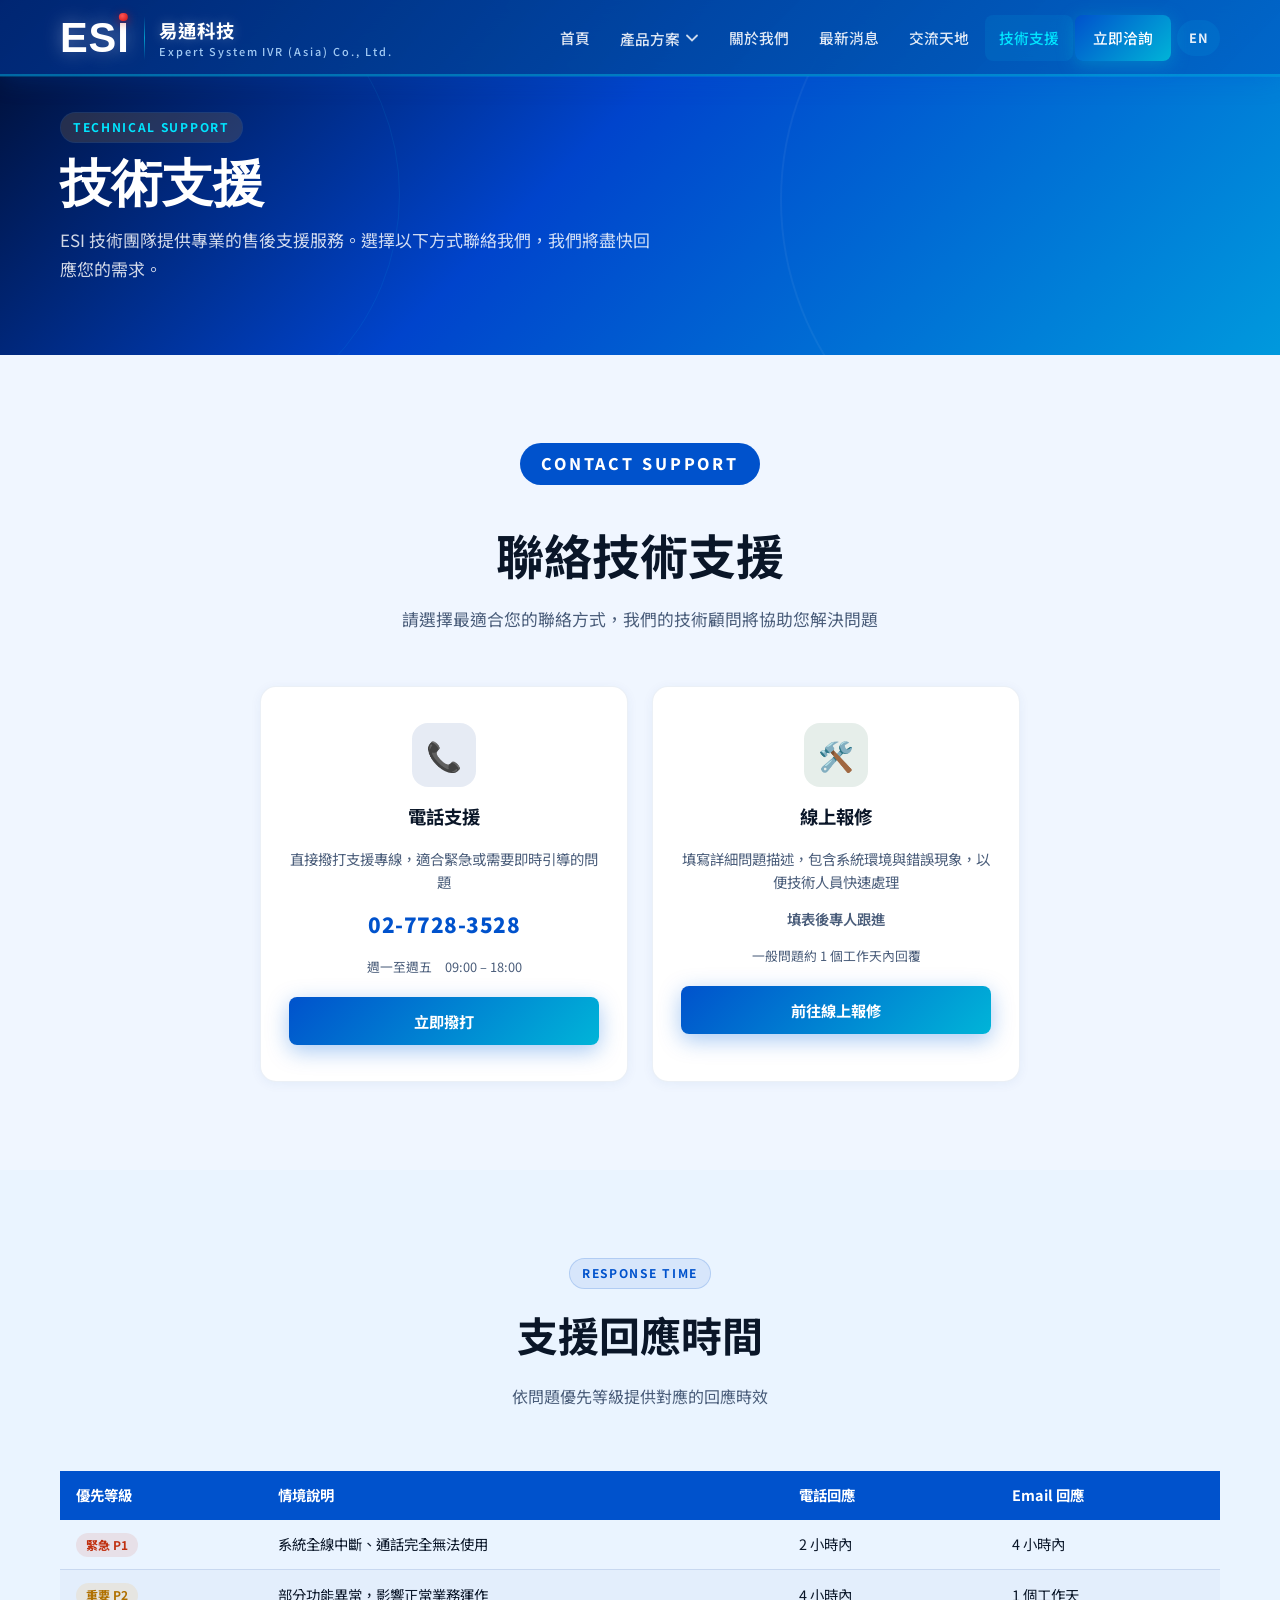
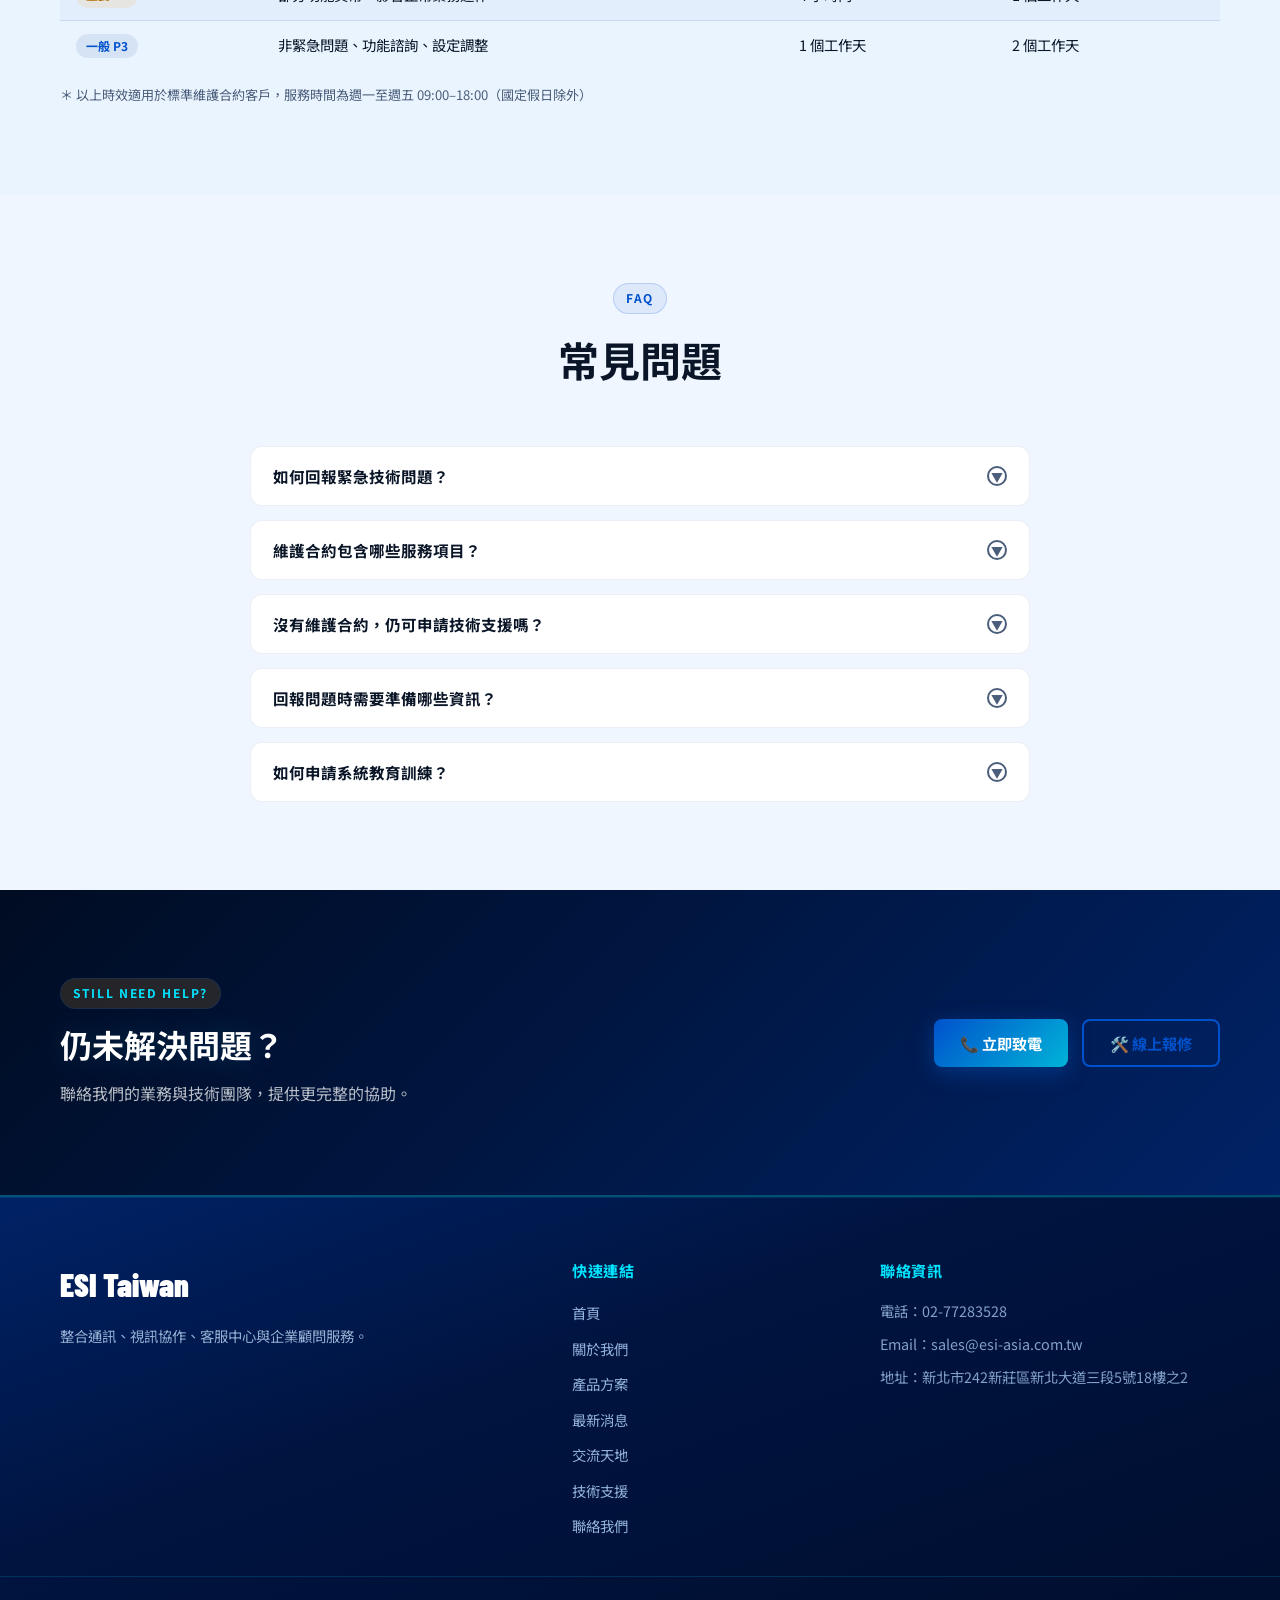
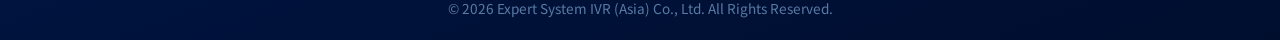
<file: support.html>
<!DOCTYPE html>
<html lang="zh-Hant">
<head>
  <meta charset="UTF-8" />
  <meta name="viewport" content="width=device-width, initial-scale=1.0" />
  <title data-i18n="support.meta.title">技術支援｜ESI Taiwan</title>
  <meta name="description" content="ESI Taiwan 技術支援服務，提供電話支援與線上報修。" data-i18n-attr="content:support.meta.desc" />
  <link rel="stylesheet" href="style.css" />
  <style>
    /* ── Brand logo inline ── */
    .brand-logo{display:inline-flex;align-items:center;text-decoration:none;gap:0}
    .brand-esi-mark{display:inline-flex;align-items:flex-start;position:relative;line-height:1}
    .brand-esi-es{font-family:'Arial Black','Arial',sans-serif;font-size:2.6rem;font-weight:900;font-style:normal;color:#fff;letter-spacing:.02em;line-height:1;text-shadow:0 0 18px rgba(255,255,255,.35)}
    .brand-esi-i-wrap{position:relative;display:inline-flex;align-items:flex-start}
    .brand-esi-i{font-family:'Arial Black','Arial',sans-serif;font-size:2.6rem;font-weight:900;font-style:normal;color:#fff;line-height:1;letter-spacing:.02em;text-shadow:0 0 18px rgba(255,255,255,.35)}
    .brand-esi-dot{position:absolute;top:-.28em;left:50%;transform:translateX(-50%);width:.52em;height:.52em;border-radius:50%;background:radial-gradient(circle at 38% 35%,#ff5555,#cc1111);box-shadow:0 2px 10px rgba(200,0,0,.7)}
    .brand-divider{width:1.5px;height:44px;background:linear-gradient(to bottom,transparent,rgba(0,229,255,.6),transparent);margin:0 14px}
    .brand-wordmark{display:flex;flex-direction:column;line-height:1;gap:2px}
    .brand-sub{font-family:'Noto Sans TC',sans-serif;font-size:.68rem;font-weight:500;color:rgba(180,220,255,.9);letter-spacing:.18em;margin-top:3px}
  </style>
  <style>
    .support-cards{
      display:grid;
      grid-template-columns:repeat(3,1fr);
      gap:24px;
      margin-bottom:48px;
    }
    .support-card{
      background:var(--surface);
      border-radius:16px;
      border:1px solid rgba(11,61,145,.08);
      padding:36px 28px;
      text-align:center;
      box-shadow:0 2px 12px rgba(11,61,145,.06);
      transition:transform .25s,box-shadow .25s;
      display:flex;
      flex-direction:column;
      align-items:center;
      gap:14px;
    }
    .support-card:hover{
      transform:translateY(-6px);
      box-shadow:0 14px 32px rgba(11,61,145,.13);
    }
    .support-icon{
      width:64px;height:64px;border-radius:16px;
      display:flex;align-items:center;justify-content:center;
      font-size:1.8rem;flex-shrink:0;
    }
    .support-card h3{margin:0;font-size:1.15rem}
    .support-card p{color:var(--muted);font-size:.9rem;margin:0;line-height:1.6}
    .support-card .btn{margin-top:6px;width:100%;text-align:center}

    .faq-list{display:grid;gap:14px;margin-top:8px}
    .faq-item{
      background:var(--surface);
      border:1px solid rgba(11,61,145,.08);
      border-radius:12px;
      overflow:hidden;
    }
    .faq-q{
      width:100%;text-align:left;
      padding:18px 22px;
      background:none;border:none;
      font-family:inherit;font-size:.97rem;font-weight:700;
      color:var(--text);cursor:pointer;
      display:flex;justify-content:space-between;align-items:center;gap:12px;
    }
    .faq-q:hover{background:rgba(11,61,145,.04)}
    .faq-arrow{
      width:20px;height:20px;flex-shrink:0;
      border:2px solid var(--muted);border-radius:50%;
      display:flex;align-items:center;justify-content:center;
      transition:transform .2s,border-color .2s;font-size:.75rem;color:var(--muted)
    }
    .faq-item.open .faq-arrow{transform:rotate(180deg);border-color:var(--primary);color:var(--primary)}
    .faq-a{
      max-height:0;overflow:hidden;
      transition:max-height .3s ease,padding .3s ease;
      padding:0 22px;color:var(--muted);font-size:.92rem;line-height:1.7;
    }
    .faq-item.open .faq-a{max-height:200px;padding:0 22px 18px}

    .sla-table{width:100%;border-collapse:collapse;margin-top:8px;font-size:.9rem}
    .sla-table th{background:var(--primary);color:#fff;padding:12px 16px;text-align:left;font-weight:700}
    .sla-table td{padding:12px 16px;border-bottom:1px solid var(--border);color:var(--text)}
    .sla-table tr:last-child td{border-bottom:none}
    .sla-table tr:nth-child(even) td{background:rgba(11,61,145,.03)}

    .badge-critical{display:inline-block;padding:2px 10px;border-radius:99px;font-size:.75rem;font-weight:700;background:rgba(200,50,30,.1);color:#c03010}
    .badge-major   {display:inline-block;padding:2px 10px;border-radius:99px;font-size:.75rem;font-weight:700;background:rgba(245,166,35,.12);color:#b07000}
    .badge-minor   {display:inline-block;padding:2px 10px;border-radius:99px;font-size:.75rem;font-weight:700;background:rgba(11,61,145,.09);color:var(--primary)}

    @media(max-width:900px){
      .support-cards{grid-template-columns:1fr}
    }
  </style>
</head>
<body>

<!-- ── HEADER ── -->
<header class="site-header" id="siteHeader">
  <div class="container nav-wrap">
    <a class="brand-logo" href="index.html">
      <span class="brand-esi-mark">
        <span class="brand-esi-es">ES</span>
        <span class="brand-esi-i-wrap">
          <span class="brand-esi-i">I</span>
          <span class="brand-esi-dot"></span>
        </span>
      </span>
      <span class="brand-divider"></span>
      <span class="brand-wordmark">
        <span style="font-family:'Noto Sans TC',sans-serif;font-size:1.15rem;font-weight:700;color:#fff;letter-spacing:.06em;line-height:1.2;text-shadow:0 0 12px rgba(255,255,255,.25)">易通科技</span>
        <span class="brand-sub">Expert System IVR (Asia) Co., Ltd.</span>
      </span>
    </a>
    <button class="hamburger" id="hamburger" aria-label="選單" data-i18n-attr="aria-label:common.nav.menuAria"><span></span><span></span><span></span></button>
    <ul class="main-nav" id="mainNav">
      <li><a href="index.html" data-i18n="common.nav.home">首頁</a></li>
      <li class="has-mega">
        <button><span data-i18n="common.nav.products">產品方案</span> <svg class="nav-arrow" viewBox="0 0 14 14" fill="none"><path d="M2 4.5L7 9.5L12 4.5" stroke="rgba(255,255,255,.8)" stroke-width="1.8" stroke-linecap="round"/></svg></button>
        <div class="mega-menu">
          <div class="mega-col"><h4 data-i18n="common.mega.uc">整合通訊</h4><a href="products.html#uc">Microsoft Teams Phone</a><a href="products.html#uc">Zoom Phone</a><a href="products.html#uc">Deltapath frSIP</a></div>
          <div class="mega-col"><h4 data-i18n="common.mega.recording">錄音系統</h4><a href="products.html#recording">VL2000</a><a href="products.html#recording" data-i18n="common.product.huadingEuls">華鼎 EULS</a><a href="products.html#recording" data-i18n="common.product.huadingTcr">華鼎 TCR 2000</a><a href="products.html#recording">QMS</a></div>
          <div class="mega-col"><h4 data-i18n="common.mega.callcenter">Call Center｜IVR</h4><a href="products.html#callcenter">EICC</a></div>
          <div class="mega-col"><h4 data-i18n="common.mega.meeting">會議設備</h4><a href="products.html#meeting-room" data-i18n="common.mega.video">視訊設備</a><a href="products.html#meeting-room" data-i18n="common.mega.headset">耳機和揚聲器</a><a href="products.html#meeting-room" data-i18n="common.mega.wireless">無線投影</a><a href="https://esi-asia.com/esi-tik-for-neat-pad-neat-frame/" target="_blank">ESI-TIK Booking System</a></div>
          <div class="mega-col"><h4 data-i18n="common.mega.gateway">Gateway｜SBC</h4><a href="products.html#gateway">AudioCodes</a><a href="products.html#gateway">Ribbon</a></div>
          <div class="mega-col"><h4 data-i18n="common.mega.ipphone">IP Phone｜Teams Phone</h4><a href="products.html#ipphone">AudioCodes</a><a href="products.html#ipphone">Snom</a></div>
        </div>
      </li>
      <li><a href="about.html" data-i18n="common.nav.about">關於我們</a></li>
      <li><a href="news.html" data-i18n="common.nav.news">最新消息</a></li>
      <li><a href="community.html" data-i18n="common.nav.community">交流天地</a></li>
      <li><a href="support.html" class="active" data-i18n="common.nav.support">技術支援</a></li>
      <li><a href="contact.html" class="nav-cta" data-i18n="common.nav.contact">立即洽詢</a></li>
    </ul>
  </div>
</header>

<!-- ── PAGE HERO ── -->
<section class="page-hero">
  <div class="container">
    <span class="eyebrow" style="color:var(--accent2);background:rgba(245,166,35,.15)">Technical Support</span>
    <h1 data-i18n="support.hero.title">技術支援</h1>
    <p class="lead" data-i18n="support.hero.lead">ESI 技術團隊提供專業的售後支援服務。選擇以下方式聯絡我們，我們將盡快回應您的需求。</p>
  </div>
</section>

<!-- ── SUPPORT CONTACT CARDS ── -->
<section class="section">
  <div class="container">
    <div class="section-heading reveal">
      <span class="eyebrow" style="font-size:1rem;letter-spacing:.18em;font-weight:800;color:#fff;background:var(--primary);padding:6px 20px;border-radius:99px">Contact Support</span>
      <h2 style="font-size:clamp(2rem,4vw,3rem);margin-top:18px;margin-bottom:10px" data-i18n="support.contact.title">聯絡技術支援</h2>
      <p style="font-size:1.05rem" data-i18n="support.contact.desc">請選擇最適合您的聯絡方式，我們的技術顧問將協助您解決問題</p>
    </div>
    <div class="support-cards stagger" style="grid-template-columns:repeat(2,1fr);max-width:760px;margin:0 auto">

      <!-- 電話支援 -->
      <div class="support-card">
        <div class="support-icon" style="background:rgba(11,61,145,.1)">📞</div>
        <h3 data-i18n="support.phone.title">電話支援</h3>
        <p data-i18n="support.phone.desc">直接撥打支援專線，適合緊急或需要即時引導的問題</p>
        <div style="font-size:1.3rem;font-weight:900;color:var(--primary);letter-spacing:.5px">02-7728-3528</div>
        <p style="font-size:.8rem;color:var(--muted)" data-i18n="support.phone.hours">週一至週五　09:00 – 18:00</p>
        <a class="btn btn-primary" href="tel:0277283528" data-i18n="support.phone.cta">立即撥打</a>
      </div>

      <!-- 線上報修 -->
      <div class="support-card">
        <div class="support-icon" style="background:rgba(10,92,48,.1)">🛠️</div>
        <h3 data-i18n="support.repair.title">線上報修</h3>
        <p data-i18n="support.repair.desc">填寫詳細問題描述，包含系統環境與錯誤現象，以便技術人員快速處理</p>
        <div style="font-size:.9rem;color:var(--muted);font-weight:600" data-i18n="support.repair.followup">填表後專人跟進</div>
        <p style="font-size:.8rem;color:var(--muted)" data-i18n="support.repair.responseTime">一般問題約 1 個工作天內回覆</p>
        <a class="btn btn-primary" href="repair.html" target="_blank" data-i18n="support.repair.cta">前往線上報修</a>
      </div>

    </div>
  </div>
</section>

<!-- ── SLA TABLE ── -->
<section class="section section-alt">
  <div class="container">
    <div class="section-heading reveal">
      <span class="eyebrow">Response Time</span>
      <h2 data-i18n="support.sla.title">支援回應時間</h2>
      <p data-i18n="support.sla.desc">依問題優先等級提供對應的回應時效</p>
    </div>
    <div class="reveal" style="overflow-x:auto">
      <table class="sla-table">
        <thead>
          <tr>
            <th data-i18n="support.sla.colPriority">優先等級</th>
            <th data-i18n="support.sla.colScenario">情境說明</th>
            <th data-i18n="support.sla.colPhone">電話回應</th>
            <th data-i18n="support.sla.colEmail">Email 回應</th>
          </tr>
        </thead>
        <tbody>
          <tr>
            <td><span class="badge-critical" data-i18n="support.sla.p1">緊急 P1</span></td>
            <td data-i18n="support.sla.p1desc">系統全線中斷、通話完全無法使用</td>
            <td data-i18n="support.sla.p1phone">2 小時內</td>
            <td data-i18n="support.sla.p1email">4 小時內</td>
          </tr>
          <tr>
            <td><span class="badge-major" data-i18n="support.sla.p2">重要 P2</span></td>
            <td data-i18n="support.sla.p2desc">部分功能異常，影響正常業務運作</td>
            <td data-i18n="support.sla.p2phone">4 小時內</td>
            <td data-i18n="support.sla.p2email">1 個工作天</td>
          </tr>
          <tr>
            <td><span class="badge-minor" data-i18n="support.sla.p3">一般 P3</span></td>
            <td data-i18n="support.sla.p3desc">非緊急問題、功能諮詢、設定調整</td>
            <td data-i18n="support.sla.p3phone">1 個工作天</td>
            <td data-i18n="support.sla.p3email">2 個工作天</td>
          </tr>
        </tbody>
      </table>
    </div>
    <p style="color:var(--muted);font-size:.82rem;margin-top:14px" data-i18n="support.sla.note">＊ 以上時效適用於標準維護合約客戶，服務時間為週一至週五 09:00–18:00（國定假日除外）</p>
  </div>
</section>

<!-- ── FAQ ── -->
<section class="section">
  <div class="container">
    <div class="section-heading reveal">
      <span class="eyebrow">FAQ</span>
      <h2 data-i18n="support.faq.title">常見問題</h2>
    </div>
    <div class="faq-list reveal" style="max-width:780px;margin:0 auto">

      <div class="faq-item">
        <button class="faq-q"><span data-i18n="support.faq.q1">如何回報緊急技術問題？</span><span class="faq-arrow">▼</span></button>
        <div class="faq-a" data-i18n="support.faq.a1">請直接撥打支援專線 02-7728-3528，說明系統名稱、問題現象與影響範圍，技術人員將立即協助評估與處理。</div>
      </div>

      <div class="faq-item">
        <button class="faq-q"><span data-i18n="support.faq.q2">維護合約包含哪些服務項目？</span><span class="faq-arrow">▼</span></button>
        <div class="faq-a" data-i18n="support.faq.a2">維護合約通常涵蓋定期健康巡檢、軟體版本升級建議、故障排除支援與年度系統報告。詳細條款依合約版本而定，請聯絡業務確認。</div>
      </div>

      <div class="faq-item">
        <button class="faq-q"><span data-i18n="support.faq.q3">沒有維護合約，仍可申請技術支援嗎？</span><span class="faq-arrow">▼</span></button>
        <div class="faq-a" data-i18n="support.faq.a3">可以。非合約客戶可透過 Email 或表單提交支援請求，我們將依序回覆，惟回應時效以合約客戶優先。如需即時支援，建議洽詢維護合約方案。</div>
      </div>

      <div class="faq-item">
        <button class="faq-q"><span data-i18n="support.faq.q4">回報問題時需要準備哪些資訊？</span><span class="faq-arrow">▼</span></button>
        <div class="faq-a" data-i18n="support.faq.a4">建議事先備妥：系統名稱與版本、問題發生時間與頻率、錯誤訊息截圖、已嘗試的排除步驟，以及受影響的使用者或功能範圍，可加速問題診斷。</div>
      </div>

      <div class="faq-item">
        <button class="faq-q"><span data-i18n="support.faq.q5">如何申請系統教育訓練？</span><span class="faq-arrow">▼</span></button>
        <div class="faq-a" data-i18n="support.faq.a5">請透過聯絡我們頁面填寫教育訓練需求，說明系統種類、參與人數及希望的時間，業務與技術團隊將共同安排課程內容。</div>
      </div>

    </div>
  </div>
</section>

<!-- ── CTA ── -->
<section class="section cta-section">
  <div class="container cta-box reveal">
    <div>
      <span class="eyebrow" style="color:var(--accent2);background:rgba(245,166,35,.15)">Still Need Help?</span>
      <h2 data-i18n="support.cta.title">仍未解決問題？</h2>
      <p data-i18n="support.cta.desc">聯絡我們的業務與技術團隊，提供更完整的協助。</p>
    </div>
    <div style="display:flex;gap:14px;flex-wrap:wrap">
      <a class="btn btn-primary" href="tel:0277283528" data-i18n="support.cta.call">📞 立即致電</a>
      <a class="btn btn-outline" href="repair.html" target="_blank" data-i18n="support.cta.repair">🛠️ 線上報修</a>
    </div>
  </div>
</section>

<!-- ── FOOTER ── -->
<footer class="site-footer">
  <div class="container footer-grid">
    <div><div class="brand-footer">ESI Taiwan</div><p data-i18n="common.footer.tagline">整合通訊、視訊協作、客服中心與企業顧問服務。</p></div>
    <div><h4 data-i18n="common.footer.quicklinks">快速連結</h4><ul class="footer-links"><li><a href="index.html" data-i18n="common.nav.home">首頁</a></li><li><a href="about.html" data-i18n="common.nav.about">關於我們</a></li><li><a href="products.html" data-i18n="common.nav.products">產品方案</a></li><li><a href="news.html" data-i18n="common.nav.news">最新消息</a></li>
      <li><a href="community.html" data-i18n="common.nav.community">交流天地</a></li><li><a href="support.html" data-i18n="common.nav.support">技術支援</a></li><li><a href="contact.html" data-i18n="common.nav.contact">聯絡我們</a></li></ul></div>
    <div><h4 data-i18n="common.footer.contactInfo">聯絡資訊</h4><ul class="footer-links"><li data-i18n="common.footer.phone">電話：02-77283528</li><li data-i18n="common.footer.email">Email：sales@esi-asia.com.tw</li><li data-i18n="common.footer.address">地址：新北市242新莊區新北大道三段5號18樓之2</li></ul></div>
  </div>
  <hr class="footer-divider">
  <div class="copyright container">© 2026 Expert System IVR (Asia) Co., Ltd. All Rights Reserved.</div>
</footer>

<script>
  window.ESI_I18N = { en: {
    'support.meta.title': 'Technical Support | ESI Taiwan',
    'support.meta.desc': 'ESI Taiwan technical support services, offering phone support and online repair requests.',
    'support.hero.title': 'Technical Support',
    'support.hero.lead': "ESI's technical team provides professional after-sales support. Choose a contact method below and we'll respond to your request as soon as possible.",
    'support.contact.title': 'Contact Technical Support',
    'support.contact.desc': 'Choose the contact method that suits you best — our technical consultants will help resolve your issue.',
    'support.phone.title': 'Phone Support',
    'support.phone.desc': 'Call our support hotline directly — ideal for urgent issues or those requiring real-time guidance.',
    'support.phone.hours': 'Monday–Friday, 09:00–18:00',
    'support.phone.cta': 'Call Now',
    'support.repair.title': 'Online Repair Request',
    'support.repair.desc': 'Submit a detailed description of your issue, including the system environment and symptoms, so our technicians can respond quickly.',
    'support.repair.followup': 'A team member follows up after submission',
    'support.repair.responseTime': 'General issues typically receive a reply within 1 business day',
    'support.repair.cta': 'Go to Online Repair',

    'support.sla.title': 'Support Response Times',
    'support.sla.desc': 'Response times vary based on issue priority',
    'support.sla.colPriority': 'Priority',
    'support.sla.colScenario': 'Scenario',
    'support.sla.colPhone': 'Phone Response',
    'support.sla.colEmail': 'Email Response',
    'support.sla.p1': 'Critical P1',
    'support.sla.p1desc': 'Complete system outage; calls are entirely unavailable',
    'support.sla.p1phone': 'Within 2 hours',
    'support.sla.p1email': 'Within 4 hours',
    'support.sla.p2': 'Major P2',
    'support.sla.p2desc': 'Partial functionality issues affecting normal business operations',
    'support.sla.p2phone': 'Within 4 hours',
    'support.sla.p2email': '1 business day',
    'support.sla.p3': 'Minor P3',
    'support.sla.p3desc': 'Non-urgent issues, feature inquiries, or configuration adjustments',
    'support.sla.p3phone': '1 business day',
    'support.sla.p3email': '2 business days',
    'support.sla.note': '* The above response times apply to customers with a standard maintenance contract. Service hours are Monday–Friday, 09:00–18:00 (excluding public holidays).',

    'support.faq.title': 'Frequently Asked Questions',
    'support.faq.q1': 'How do I report an urgent technical issue?',
    'support.faq.a1': 'Call our support hotline at 02-7728-3528 and describe the system name, the issue, and its impact. Our technicians will immediately help assess and address it.',
    'support.faq.q2': 'What services are included in a maintenance contract?',
    'support.faq.a2': 'Maintenance contracts typically cover regular health checks, software upgrade recommendations, troubleshooting support, and annual system reports. Specific terms vary by contract; please contact sales to confirm.',
    'support.faq.q3': "Can I still request support without a maintenance contract?",
    'support.faq.a3': 'Yes. Customers without a contract can submit support requests by email or form, and we will respond in order, though contract customers are prioritized. For real-time support, we recommend a maintenance contract.',
    'support.faq.q4': 'What information should I prepare when reporting an issue?',
    'support.faq.a4': 'We recommend preparing: the system name and version, when and how often the issue occurs, screenshots of any error messages, troubleshooting steps already attempted, and the affected users or features — this speeds up diagnosis.',
    'support.faq.q5': 'How do I request system training?',
    'support.faq.a5': 'Please fill out a training request via the Contact Us page, specifying the system type, number of participants, and preferred timing. Our sales and technical teams will arrange the course content together.',

    'support.cta.title': 'Still Have Unresolved Issues?',
    'support.cta.desc': 'Contact our sales and technical team for more comprehensive assistance.',
    'support.cta.call': '📞 Call Now',
    'support.cta.repair': '🛠️ Online Repair'
  }};
</script>
<script src="i18n.js"></script>
<script src="site.js"></script>
<script>
  /* FAQ accordion */
  document.querySelectorAll('.faq-q').forEach(btn => {
    btn.addEventListener('click', () => {
      const item = btn.closest('.faq-item');
      const isOpen = item.classList.contains('open');
      document.querySelectorAll('.faq-item').forEach(i => i.classList.remove('open'));
      if (!isOpen) item.classList.add('open');
    });
  });
</script>
</body>
</html>
</file>
<file: style.css>
/* =========================================
   ESI Taiwan — Dynamic Style Sheet
   ========================================= */
@import url('https://fonts.googleapis.com/css2?family=Noto+Sans+TC:wght@400;500;700;900&family=Barlow+Condensed:wght@600;700;900&display=swap');

:root {
  --bg: #f0f6ff;
  --surface: #ffffff;
  --text: #0a1628;
  --muted: #4a5d7a;
  --primary: #0052cc;
  --primary-dark: #003380;
  --primary-mid: #1a74e8;
  --primary-light: #e8f0fe;
  --accent: #00b4d8;
  --accent-dark: #0090ad;
  --accent2: #00e5ff;
  --accent3: #7c3aed;
  --success: #00c853;
  --border: #c8d8f0;
  --border-light: #e4eeff;
  --shadow: 0 4px 24px rgba(0,82,204,.10);
  --shadow-lg: 0 12px 48px rgba(0,82,204,.18);
  --glow: 0 0 24px rgba(0,180,216,.25);
  --glow-strong: 0 0 40px rgba(0,229,255,.35);
  --radius: 14px;
  --nav-h: 76px;
}

*, *::before, *::after { box-sizing: border-box; margin: 0; padding: 0; }

html { scroll-behavior: smooth; }

body {
  font-family: 'Noto Sans TC', 'Segoe UI', sans-serif;
  color: var(--text);
  background: var(--bg);
  line-height: 1.72;
  overflow-x: hidden;
}

.container {
  width: min(1160px, calc(100% - 40px));
  margin: 0 auto;
}

/* ── SCROLLBAR ── */
::-webkit-scrollbar { width: 6px; }
::-webkit-scrollbar-track { background: #e8eef7; }
::-webkit-scrollbar-thumb { background: var(--primary); border-radius: 99px; }

/* =========================================
   NAVIGATION
   ========================================= */
.site-header {
  position: fixed;
  top: 0; left: 0; right: 0;
  z-index: 100;
  height: var(--nav-h);
  background: linear-gradient(135deg, rgba(0,40,120,.92) 0%, rgba(0,100,200,.88) 100%);
  backdrop-filter: blur(20px);
  border-bottom: 2px solid rgba(0,229,255,.35);
  box-shadow: 0 2px 24px rgba(0,82,204,.25), 0 1px 0 rgba(0,229,255,.2);
  transition: background .3s, box-shadow .3s;
}
.site-header.scrolled {
  background: linear-gradient(135deg, rgba(0,30,100,.97) 0%, rgba(0,80,180,.97) 100%);
  box-shadow: 0 4px 32px rgba(0,82,204,.45), 0 0 2px rgba(0,229,255,.4);
}

.nav-wrap {
  display: flex;
  align-items: center;
  justify-content: space-between;
  height: var(--nav-h);
  gap: 20px;
}

.brand-logo { display: inline-flex; align-items: center; text-decoration: none; gap: 0; }

/* ── Brand wordmark ── */
.brand-wordmark {
  display: flex;
  flex-direction: column;
  line-height: 1;
  gap: 2px;
}

/* ESI logo mark — replicates the official logo style */
.brand-esi-mark {
  display: inline-flex;
  align-items: flex-start;
  position: relative;
  line-height: 1;
}
.brand-esi-es {
  font-family: 'Arial Black', 'Arial', sans-serif;
  font-size: 2.6rem;
  font-weight: 900;
  font-style: normal;
  color: #ffffff;
  letter-spacing: .02em;
  line-height: 1;
  text-shadow: 0 0 18px rgba(255,255,255,.35);
}
.brand-esi-i-wrap {
  position: relative;
  display: inline-flex;
  align-items: flex-start;
}
.brand-esi-i {
  font-family: 'Arial Black', 'Arial', sans-serif;
  font-size: 2.6rem;
  font-weight: 900;
  font-style: normal;
  color: #ffffff;
  line-height: 1;
  letter-spacing: .02em;
  text-shadow: 0 0 18px rgba(255,255,255,.35);
}
.brand-esi-dot {
  position: absolute;
  top: -.28em;
  left: 50%;
  transform: translateX(-50%);
  width: .52em;
  height: .52em;
  border-radius: 50%;
  background: radial-gradient(circle at 38% 35%, #ff5555, #cc1111);
  box-shadow: 0 2px 10px rgba(200,0,0,.7);
  flex-shrink: 0;
}

.brand-sub {
  font-family: 'Noto Sans TC', sans-serif;
  font-size: .68rem;
  font-weight: 500;
  color: rgba(180,220,255,.9);
  letter-spacing: .18em;
  margin-top: 3px;
}
.brand-divider {
  width: 1.5px;
  height: 44px;
  background: linear-gradient(to bottom, transparent, rgba(0,229,255,.6), transparent);
  margin: 0 14px;
}

/* Legacy fallback (hidden) */
.brand-text { display: none; }
.site-logo  { display: none; }

.main-nav {
  display: flex;
  align-items: center;
  gap: 2px;
  list-style: none;
}

.main-nav > li {
  position: relative;
}

.main-nav > li > a,
.main-nav > li > button {
  display: flex;
  align-items: center;
  gap: 5px;
  color: rgba(255,255,255,.88);
  font-size: .92rem;
  font-weight: 500;
  padding: 10px 14px;
  border-radius: 8px;
  text-decoration: none;
  background: none;
  border: none;
  cursor: pointer;
  transition: color .2s, background .2s;
  white-space: nowrap;
  font-family: inherit;
}

.main-nav > li > a:hover,
.main-nav > li > button:hover,
.main-nav > li > a.active {
  color: var(--accent2);
  background: rgba(0,229,255,.08);
}

.nav-arrow {
  width: 14px; height: 14px;
  border: none; background: none;
  display: inline-flex; align-items: center;
  transition: transform .25s;
}
.main-nav > li.open > button .nav-arrow { transform: rotate(180deg); }

/* ── DROPDOWN ── */
.dropdown {
  position: absolute;
  top: calc(100% + 8px);
  left: 0;
  min-width: 200px;
  background: #050f22;
  border: 1px solid rgba(0,229,255,.18);
  border-radius: 12px;
  padding: 10px;
  opacity: 0;
  pointer-events: none;
  transform: translateY(-6px);
  transition: opacity .22s, transform .22s;
  box-shadow: 0 16px 48px rgba(0,0,0,.6), 0 0 20px rgba(0,180,216,.1);
}
.main-nav > li.open .dropdown,
.main-nav > li:hover .dropdown {
  opacity: 1;
  pointer-events: all;
  transform: translateY(0);
}

.dropdown a {
  display: block;
  color: rgba(255,255,255,.82);
  font-size: .88rem;
  padding: 9px 14px;
  border-radius: 8px;
  text-decoration: none;
  transition: color .18s, background .18s;
}
.dropdown a:hover { color: #fff; background: rgba(255,255,255,.08); }

/* ── MEGA MENU ── */
.mega-menu {
  position: absolute;
  top: calc(100% + 8px);
  left: -320px;
  width: 860px;
  background: rgba(3, 10, 28, 0.97);
  border: 1px solid rgba(0,229,255,.2);
  border-radius: 16px;
  padding: 24px;
  display: grid;
  grid-template-columns: repeat(3, 1fr);
  gap: 8px 24px;
  opacity: 0;
  pointer-events: none;
  transform: translateY(-8px);
  transition: opacity .24s, transform .24s;
  box-shadow: 0 20px 60px rgba(0,0,0,.6), 0 0 30px rgba(0,180,216,.12);
}
.main-nav > li.open .mega-menu,
.main-nav > li:hover .mega-menu {
  opacity: 1;
  pointer-events: all;
  transform: translateY(0);
}

.mega-col h4 {
  color: var(--accent2);
  font-size: .72rem;
  font-weight: 700;
  letter-spacing: .1em;
  text-transform: uppercase;
  margin-bottom: 8px;
  padding: 0 10px;
}
.mega-col a {
  display: block;
  color: rgba(200,225,255,.85);
  font-size: .87rem;
  padding: 8px 10px;
  border-radius: 7px;
  text-decoration: none;
  transition: color .18s, background .18s;
}
.mega-col a:hover { color: var(--accent2); background: rgba(0,229,255,.08); }

.nav-cta {
  background: linear-gradient(135deg, #0052cc 0%, #00b4d8 100%) !important;
  color: #fff !important;
  border-radius: 8px !important;
  padding: 10px 18px !important;
  box-shadow: 0 4px 18px rgba(0,180,216,.4) !important;
}
.nav-cta:hover { opacity: .90; box-shadow: 0 6px 24px rgba(0,180,216,.6) !important; }

/* ── Language switch ── */
.lang-switch-item { display: flex; align-items: center; margin-left: 4px; }
.lang-switch-btn {
  display: inline-flex; align-items: center; justify-content: center;
  min-width: 38px;
  padding: 7px 12px !important;
  border-radius: 99px !important;
  border: 1.5px solid rgba(0,229,255,.45);
  color: rgba(255,255,255,.9) !important;
  font-size: .8rem !important;
  font-weight: 700 !important;
  letter-spacing: .03em;
  background: rgba(0,229,255,.08) !important;
  transition: background .2s, color .2s, border-color .2s;
}
.lang-switch-btn:hover {
  background: var(--accent2) !important;
  color: #021428 !important;
  border-color: var(--accent2);
}
.lang-switch-fab {
  position: fixed;
  bottom: 22px; right: 22px;
  z-index: 999;
  display: inline-flex; align-items: center; justify-content: center;
  min-width: 44px; height: 44px;
  padding: 0 14px;
  border-radius: 99px;
  background: linear-gradient(135deg, #0052cc, #00b4d8);
  color: #fff;
  font-size: .85rem;
  font-weight: 700;
  text-decoration: none;
  box-shadow: 0 8px 24px rgba(0,82,204,.35);
  transition: transform .2s, box-shadow .2s;
}
.lang-switch-fab:hover { transform: translateY(-2px); box-shadow: 0 12px 30px rgba(0,82,204,.45); }

/* Mobile hamburger */
.hamburger {
  display: none;
  flex-direction: column;
  gap: 5px;
  cursor: pointer;
  padding: 8px;
  background: none;
  border: none;
}
.hamburger span {
  width: 24px; height: 2px;
  background: #fff;
  border-radius: 2px;
  transition: transform .3s, opacity .3s;
  display: block;
}

/* =========================================
   HERO SLIDER
   ========================================= */
.hero-slider {
  position: relative;
  height: 100vh;
  min-height: 600px;
  overflow: hidden;
}

.slide {
  position: absolute;
  inset: 0;
  display: flex;
  align-items: center;
  opacity: 0;
  transition: opacity .9s ease;
}
.slide.active { opacity: 1; z-index: 2; }
.slide.prev { opacity: 0; z-index: 1; }

/* Canvas-based tech backgrounds — base fallback colors */
.slide-bg {
  position: absolute;
  inset: 0;
  background-size: cover;
  background-position: center;
  transform: scale(1.06);
  transition: transform 7s ease;
}
.slide.active .slide-bg { transform: scale(1); }

.slide:nth-child(1) .slide-bg {
  background:
    url("data:image/svg+xml,%3Csvg%20xmlns%3D%22http%3A%2F%2Fwww.w3.org%2F2000%2Fsvg%22%20width%3D%22600%22%20height%3D%22600%22%20viewBox%3D%220%200%20600%20600%22%3E%0A%0A%20%20%3C%21--%20connection%20lines%20--%3E%0A%20%20%3Cline%20x1%3D%22300%22%20y1%3D%22300%22%20x2%3D%22130%22%20y2%3D%22120%22%20stroke%3D%22rgba%280%2C255%2C180%2C0.45%29%22%20stroke-width%3D%222%22%20stroke-dasharray%3D%227%2C4%22%2F%3E%0A%20%20%3Cline%20x1%3D%22300%22%20y1%3D%22300%22%20x2%3D%22470%22%20y2%3D%22120%22%20stroke%3D%22rgba%280%2C255%2C180%2C0.45%29%22%20stroke-width%3D%222%22%20stroke-dasharray%3D%227%2C4%22%2F%3E%0A%20%20%3Cline%20x1%3D%22300%22%20y1%3D%22300%22%20x2%3D%2270%22%20%20y2%3D%22320%22%20stroke%3D%22rgba%280%2C255%2C180%2C0.38%29%22%20stroke-width%3D%222%22%20stroke-dasharray%3D%227%2C4%22%2F%3E%0A%20%20%3Cline%20x1%3D%22300%22%20y1%3D%22300%22%20x2%3D%22530%22%20y2%3D%22320%22%20stroke%3D%22rgba%280%2C255%2C180%2C0.38%29%22%20stroke-width%3D%222%22%20stroke-dasharray%3D%227%2C4%22%2F%3E%0A%20%20%3Cline%20x1%3D%22300%22%20y1%3D%22300%22%20x2%3D%22300%22%20y2%3D%22490%22%20stroke%3D%22rgba%280%2C255%2C180%2C0.38%29%22%20stroke-width%3D%222%22%20stroke-dasharray%3D%227%2C4%22%2F%3E%0A%0A%20%20%3C%21--%20animated%20dots%20--%3E%0A%20%20%3Ccircle%20r%3D%224.5%22%20fill%3D%22rgba%280%2C255%2C200%2C0.95%29%22%3E%3CanimateMotion%20dur%3D%222.0s%22%20repeatCount%3D%22indefinite%22%20path%3D%22M300%2C300%20L130%2C120%22%2F%3E%3C%2Fcircle%3E%0A%20%20%3Ccircle%20r%3D%224.5%22%20fill%3D%22rgba%280%2C255%2C200%2C0.95%29%22%3E%3CanimateMotion%20dur%3D%222.4s%22%20repeatCount%3D%22indefinite%22%20path%3D%22M300%2C300%20L470%2C120%22%2F%3E%3C%2Fcircle%3E%0A%20%20%3Ccircle%20r%3D%224.5%22%20fill%3D%22rgba%280%2C255%2C200%2C0.95%29%22%3E%3CanimateMotion%20dur%3D%222.8s%22%20repeatCount%3D%22indefinite%22%20path%3D%22M300%2C300%20L70%2C320%22%2F%3E%3C%2Fcircle%3E%0A%20%20%3Ccircle%20r%3D%224.5%22%20fill%3D%22rgba%280%2C255%2C200%2C0.95%29%22%3E%3CanimateMotion%20dur%3D%222.2s%22%20repeatCount%3D%22indefinite%22%20path%3D%22M300%2C300%20L530%2C320%22%2F%3E%3C%2Fcircle%3E%0A%20%20%3Ccircle%20r%3D%224.5%22%20fill%3D%22rgba%280%2C255%2C200%2C0.95%29%22%3E%3CanimateMotion%20dur%3D%223.2s%22%20repeatCount%3D%22indefinite%22%20path%3D%22M300%2C300%20L300%2C490%22%2F%3E%3C%2Fcircle%3E%0A%0A%20%20%3C%21--%20ping%20rings%20--%3E%0A%20%20%3Ccircle%20cx%3D%22300%22%20cy%3D%22300%22%20r%3D%2290%22%20%20fill%3D%22none%22%20stroke%3D%22rgba%280%2C255%2C180%2C0.13%29%22%20stroke-width%3D%221.5%22%2F%3E%0A%20%20%3Ccircle%20cx%3D%22300%22%20cy%3D%22300%22%20r%3D%22130%22%20fill%3D%22none%22%20stroke%3D%22rgba%280%2C255%2C180%2C0.07%29%22%20stroke-width%3D%221%22%2F%3E%0A%0A%20%20%3C%21--%20centre%20hub%20%E2%80%94%20empty%20circles%20only%20--%3E%0A%20%20%3Ccircle%20cx%3D%22300%22%20cy%3D%22300%22%20r%3D%2268%22%20fill%3D%22rgba%280%2C18%2C10%2C0.96%29%22%20stroke%3D%22rgba%280%2C255%2C180%2C0.60%29%22%20stroke-width%3D%223%22%2F%3E%0A%20%20%3Ccircle%20cx%3D%22300%22%20cy%3D%22300%22%20r%3D%2254%22%20fill%3D%22rgba%280%2C40%2C22%2C0.92%29%22%20stroke%3D%22rgba%280%2C255%2C200%2C0.85%29%22%20stroke-width%3D%222.2%22%2F%3E%0A%20%20%3Ccircle%20cx%3D%22300%22%20cy%3D%22300%22%20r%3D%2272%22%20fill%3D%22none%22%20stroke%3D%22rgba%280%2C255%2C180%2C0.22%29%22%20stroke-width%3D%223%22%2F%3E%0A%0A%20%20%3C%21--%20satellite%20nodes%20%E2%80%94%20empty%20--%3E%0A%20%20%3Ccircle%20cx%3D%22130%22%20cy%3D%22120%22%20r%3D%2250%22%20fill%3D%22rgba%284%2C8%2C30%2C0.93%29%22%20stroke%3D%22rgba%280%2C255%2C180%2C0.65%29%22%20stroke-width%3D%222.5%22%2F%3E%0A%20%20%3Ccircle%20cx%3D%22470%22%20cy%3D%22120%22%20r%3D%2250%22%20fill%3D%22rgba%284%2C8%2C30%2C0.93%29%22%20stroke%3D%22rgba%280%2C255%2C180%2C0.65%29%22%20stroke-width%3D%222.5%22%2F%3E%0A%20%20%3Ccircle%20cx%3D%2270%22%20%20cy%3D%22320%22%20r%3D%2250%22%20fill%3D%22rgba%284%2C8%2C30%2C0.93%29%22%20stroke%3D%22rgba%280%2C255%2C180%2C0.65%29%22%20stroke-width%3D%222.5%22%2F%3E%0A%20%20%3Ccircle%20cx%3D%22530%22%20cy%3D%22320%22%20r%3D%2250%22%20fill%3D%22rgba%284%2C8%2C30%2C0.93%29%22%20stroke%3D%22rgba%280%2C255%2C180%2C0.65%29%22%20stroke-width%3D%222.5%22%2F%3E%0A%20%20%3Ccircle%20cx%3D%22300%22%20cy%3D%22490%22%20r%3D%2250%22%20fill%3D%22rgba%284%2C8%2C30%2C0.93%29%22%20stroke%3D%22rgba%280%2C255%2C180%2C0.65%29%22%20stroke-width%3D%222.5%22%2F%3E%0A%0A%3C%2Fsvg%3E") right center / 600px 600px no-repeat,
    radial-gradient(ellipse 60% 100% at 78% 50%, #003d22 0%, #001a0e 45%, #000a04 100%);
  background-size: 600px 600px, 100% 100%;
}
.slide:nth-child(2) .slide-bg {
  background:
    url("data:image/svg+xml,%3Csvg%20xmlns%3D%22http%3A%2F%2Fwww.w3.org%2F2000%2Fsvg%22%20width%3D%22400%22%20height%3D%22400%22%3E%3Crect%20x%3D%2215%22%20y%3D%22171%22%20width%3D%2216%22%20height%3D%2258%22%20rx%3D%224%22%20fill%3D%22rgba%28255%2C150%2C0%2C0.20%29%22%20stroke%3D%22rgba%28255%2C170%2C0%2C0.55%29%22%20stroke-width%3D%221.2%22%2F%3E%3Crect%20x%3D%2244%22%20y%3D%22128%22%20width%3D%2216%22%20height%3D%22144%22%20rx%3D%224%22%20fill%3D%22rgba%28255%2C150%2C0%2C0.20%29%22%20stroke%3D%22rgba%28255%2C170%2C0%2C0.55%29%22%20stroke-width%3D%221.2%22%2F%3E%3Crect%20x%3D%2273%22%20y%3D%22138%22%20width%3D%2216%22%20height%3D%22125%22%20rx%3D%224%22%20fill%3D%22rgba%28255%2C150%2C0%2C0.20%29%22%20stroke%3D%22rgba%28255%2C170%2C0%2C0.55%29%22%20stroke-width%3D%221.2%22%2F%3E%3Crect%20x%3D%22102%22%20y%3D%22192%22%20width%3D%2216%22%20height%3D%2215%22%20rx%3D%224%22%20fill%3D%22rgba%28255%2C150%2C0%2C0.20%29%22%20stroke%3D%22rgba%28255%2C170%2C0%2C0.55%29%22%20stroke-width%3D%221.2%22%2F%3E%3Crect%20x%3D%22131%22%20y%3D%22147%22%20width%3D%2216%22%20height%3D%22105%22%20rx%3D%224%22%20fill%3D%22rgba%28255%2C150%2C0%2C0.20%29%22%20stroke%3D%22rgba%28255%2C170%2C0%2C0.55%29%22%20stroke-width%3D%221.2%22%2F%3E%3Crect%20x%3D%22160%22%20y%3D%22125%22%20width%3D%2216%22%20height%3D%22149%22%20rx%3D%224%22%20fill%3D%22rgba%28255%2C150%2C0%2C0.20%29%22%20stroke%3D%22rgba%28255%2C170%2C0%2C0.55%29%22%20stroke-width%3D%221.2%22%2F%3E%3Crect%20x%3D%22189%22%20y%3D%22157%22%20width%3D%2216%22%20height%3D%2285%22%20rx%3D%224%22%20fill%3D%22rgba%28255%2C150%2C0%2C0.20%29%22%20stroke%3D%22rgba%28255%2C170%2C0%2C0.55%29%22%20stroke-width%3D%221.2%22%2F%3E%3Crect%20x%3D%22218%22%20y%3D%22180%22%20width%3D%2216%22%20height%3D%2241%22%20rx%3D%224%22%20fill%3D%22rgba%28255%2C150%2C0%2C0.20%29%22%20stroke%3D%22rgba%28255%2C170%2C0%2C0.55%29%22%20stroke-width%3D%221.2%22%2F%3E%3Crect%20x%3D%22247%22%20y%3D%22131%22%20width%3D%2216%22%20height%3D%22137%22%20rx%3D%224%22%20fill%3D%22rgba%28255%2C150%2C0%2C0.20%29%22%20stroke%3D%22rgba%28255%2C170%2C0%2C0.55%29%22%20stroke-width%3D%221.2%22%2F%3E%3Crect%20x%3D%22276%22%20y%3D%22133%22%20width%3D%2216%22%20height%3D%22134%22%20rx%3D%224%22%20fill%3D%22rgba%28255%2C150%2C0%2C0.20%29%22%20stroke%3D%22rgba%28255%2C170%2C0%2C0.55%29%22%20stroke-width%3D%221.2%22%2F%3E%3Crect%20x%3D%22305%22%20y%3D%22183%22%20width%3D%2216%22%20height%3D%2233%22%20rx%3D%224%22%20fill%3D%22rgba%28255%2C150%2C0%2C0.20%29%22%20stroke%3D%22rgba%28255%2C170%2C0%2C0.55%29%22%20stroke-width%3D%221.2%22%2F%3E%3Crect%20x%3D%22334%22%20y%3D%22154%22%20width%3D%2216%22%20height%3D%2291%22%20rx%3D%224%22%20fill%3D%22rgba%28255%2C150%2C0%2C0.20%29%22%20stroke%3D%22rgba%28255%2C170%2C0%2C0.55%29%22%20stroke-width%3D%221.2%22%2F%3E%3Crect%20x%3D%22363%22%20y%3D%22125%22%20width%3D%2216%22%20height%3D%22150%22%20rx%3D%224%22%20fill%3D%22rgba%28255%2C150%2C0%2C0.20%29%22%20stroke%3D%22rgba%28255%2C170%2C0%2C0.55%29%22%20stroke-width%3D%221.2%22%2F%3E%3Cpath%20d%3D%22M%200%2C200%20L%2010%2C225.0%20L%2020%2C244.3%20L%2030%2C243.5%20L%2040%2C218.4%20L%2050%2C179.5%20L%2060%2C147.0%20L%2070%2C139.3%20L%2080%2C161.3%20L%2090%2C201.0%20L%20100%2C236.9%20L%20110%2C251.2%20L%20120%2C239.8%20L%20130%2C213.0%20L%20140%2C187.4%20L%20150%2C175.5%20L%20160%2C178.8%20L%20170%2C190.1%20L%20180%2C200.4%20L%20190%2C204.9%20L%20200%2C204.6%20L%20210%2C202.9%20L%20220%2C201.1%20L%20230%2C198.1%20L%20240%2C193.0%20L%20250%2C188.4%20L%20260%2C189.8%20L%20270%2C201.1%20L%20280%2C219.7%20L%20290%2C235.1%20L%20300%2C234.8%20L%20310%2C213.6%20L%20320%2C179.1%20L%20330%2C149.2%20L%20340%2C142.0%20L%20350%2C163.7%20L%20360%2C204.1%20L%20370%2C242.0%20L%20380%2C257.8%20L%20390%2C245.0%20L%20400%2C213.4%22%20fill%3D%22none%22%20stroke%3D%22rgba%28255%2C165%2C0%2C0.65%29%22%20stroke-width%3D%223.5%22%20stroke-linecap%3D%22round%22%2F%3E%3Cpath%20d%3D%22M%200%2C200%20L%2010%2C225.0%20L%2020%2C244.3%20L%2030%2C243.5%20L%2040%2C218.4%20L%2050%2C179.5%20L%2060%2C147.0%20L%2070%2C139.3%20L%2080%2C161.3%20L%2090%2C201.0%20L%20100%2C236.9%20L%20110%2C251.2%20L%20120%2C239.8%20L%20130%2C213.0%20L%20140%2C187.4%20L%20150%2C175.5%20L%20160%2C178.8%20L%20170%2C190.1%20L%20180%2C200.4%20L%20190%2C204.9%20L%20200%2C204.6%20L%20210%2C202.9%20L%20220%2C201.1%20L%20230%2C198.1%20L%20240%2C193.0%20L%20250%2C188.4%20L%20260%2C189.8%20L%20270%2C201.1%20L%20280%2C219.7%20L%20290%2C235.1%20L%20300%2C234.8%20L%20310%2C213.6%20L%20320%2C179.1%20L%20330%2C149.2%20L%20340%2C142.0%20L%20350%2C163.7%20L%20360%2C204.1%20L%20370%2C242.0%20L%20380%2C257.8%20L%20390%2C245.0%20L%20400%2C213.4%22%20fill%3D%22none%22%20stroke%3D%22rgba%28255%2C200%2C50%2C0.20%29%22%20stroke-width%3D%2210%22%20stroke-linecap%3D%22round%22%2F%3E%3Cpath%20d%3D%22M%200%2C240%20L%2010%2C259.3%20L%2020%2C246.9%20L%2030%2C223.8%20L%2040%2C205.4%20L%2050%2C205.8%20L%2060%2C226.1%20L%2070%2C252.5%20L%2080%2C267.8%20L%2090%2C264.7%20L%20100%2C249.9%20L%20110%2C237.0%20L%20120%2C233.8%20L%20130%2C237.7%20L%20140%2C240.9%20L%20150%2C239.7%20L%20160%2C237.0%20L%20170%2C237.4%20L%20180%2C240.4%20L%20190%2C240.3%20L%20200%2C233.0%20L%20210%2C223.0%20L%20220%2C221.0%20L%20230%2C234.3%20L%20240%2C257.5%20L%20250%2C275.2%20L%20260%2C273.5%20L%20270%2C252.4%20L%20280%2C226.2%20L%20290%2C211.8%20L%20300%2C216.0%20L%20310%2C231.0%20L%20320%2C243.5%20L%20330%2C246.1%20L%20340%2C242.1%20L%20350%2C239.0%20L%20360%2C240.5%20L%20370%2C243.1%20L%20380%2C242.5%20L%20390%2C239.4%20L%20400%2C239.9%22%20fill%3D%22none%22%20stroke%3D%22rgba%28255%2C120%2C0%2C0.40%29%22%20stroke-width%3D%222.5%22%20stroke-linecap%3D%22round%22%2F%3E%3Ccircle%20cx%3D%22200%22%20cy%3D%2280%22%20r%3D%2235%22%20fill%3D%22rgba%28255%2C150%2C0%2C0.12%29%22%20stroke%3D%22rgba%28255%2C170%2C0%2C0.55%29%22%20stroke-width%3D%222.5%22%2F%3E%3Ccircle%20cx%3D%22200%22%20cy%3D%2280%22%20r%3D%2218%22%20fill%3D%22rgba%28255%2C165%2C0%2C0.28%29%22%20stroke%3D%22rgba%28255%2C190%2C0%2C0.9%29%22%20stroke-width%3D%222.5%22%2F%3E%3Ccircle%20cx%3D%22200%22%20cy%3D%2280%22%20r%3D%227%22%20fill%3D%22rgba%28255%2C210%2C0%2C1%29%22%2F%3E%3Cpath%20d%3D%22M%20160%2C80%20A%2040%2C40%200%200%2C1%20240%2C80%22%20fill%3D%22none%22%20stroke%3D%22rgba%28255%2C165%2C0%2C0.5%29%22%20stroke-width%3D%222%22%2F%3E%3Ccircle%20cx%3D%22160%22%20cy%3D%2280%22%20r%3D%229%22%20fill%3D%22rgba%28255%2C140%2C0%2C0.9%29%22%20stroke%3D%22rgba%28255%2C180%2C0%2C0.8%29%22%20stroke-width%3D%222%22%2F%3E%3Ccircle%20cx%3D%22240%22%20cy%3D%2280%22%20r%3D%229%22%20fill%3D%22rgba%28255%2C140%2C0%2C0.9%29%22%20stroke%3D%22rgba%28255%2C180%2C0%2C0.8%29%22%20stroke-width%3D%222%22%2F%3E%3Ccircle%20cx%3D%22200%22%20cy%3D%22340%22%20r%3D%2225%22%20fill%3D%22rgba%28255%2C140%2C0%2C0.15%29%22%20stroke%3D%22rgba%28255%2C160%2C0%2C0.6%29%22%20stroke-width%3D%222%22%2F%3E%3Ccircle%20cx%3D%22200%22%20cy%3D%22340%22%20r%3D%2210%22%20fill%3D%22rgba%28255%2C170%2C0%2C0.9%29%22%2F%3E%3C%2Fsvg%3E") center right / 640px 400px no-repeat,
    radial-gradient(ellipse 60% 100% at 78% 50%, #3d1c00 0%, #1e0d00 45%, #080300 100%);
  background-size: 640px 400px, 100% 100%;
}
.slide:nth-child(3) .slide-bg {
  background:
    url("data:image/svg+xml,%3Csvg%20xmlns%3D%22http%3A%2F%2Fwww.w3.org%2F2000%2Fsvg%22%20width%3D%22400%22%20height%3D%22400%22%3E%3Cpolygon%20points%3D%22200%2C30%20232%2C48%20232%2C84%20200%2C102%20168%2C84%20168%2C48%22%20fill%3D%22none%22%20stroke%3D%22rgba%28220%2C70%2C255%2C0.22%29%22%20stroke-width%3D%221.5%22%2F%3E%3Cpolygon%20points%3D%22252%2C58%20284%2C76%20284%2C112%20252%2C130%20220%2C112%20220%2C76%22%20fill%3D%22none%22%20stroke%3D%22rgba%28200%2C55%2C240%2C0.16%29%22%20stroke-width%3D%221.2%22%2F%3E%3Cpolygon%20points%3D%22148%2C58%20180%2C76%20180%2C112%20148%2C130%20116%2C112%20116%2C76%22%20fill%3D%22none%22%20stroke%3D%22rgba%28200%2C55%2C240%2C0.16%29%22%20stroke-width%3D%221.2%22%2F%3E%3Cpolygon%20points%3D%22200%2C102%20232%2C120%20232%2C156%20200%2C174%20168%2C156%20168%2C120%22%20fill%3D%22none%22%20stroke%3D%22rgba%28220%2C70%2C255%2C0.28%29%22%20stroke-width%3D%221.5%22%2F%3E%3Cpolygon%20points%3D%22304%2C86%20336%2C104%20336%2C140%20304%2C158%20272%2C140%20272%2C104%22%20fill%3D%22none%22%20stroke%3D%22rgba%28180%2C45%2C220%2C0.12%29%22%20stroke-width%3D%221%22%2F%3E%3Cpolygon%20points%3D%2296%2C86%20128%2C104%20128%2C140%2096%2C158%2064%2C140%2064%2C104%22%20fill%3D%22none%22%20stroke%3D%22rgba%28180%2C45%2C220%2C0.12%29%22%20stroke-width%3D%221%22%2F%3E%3Cpath%20d%3D%22M%20200%2C250%20A%2055%2C55%200%200%2C1%20145%2C195%22%20fill%3D%22none%22%20stroke%3D%22rgba%28230%2C80%2C255%2C0.65%29%22%20stroke-width%3D%223.5%22%20stroke-linecap%3D%22round%22%2F%3E%3Cpath%20d%3D%22M%20200%2C250%20A%2055%2C55%200%200%2C0%20255%2C195%22%20fill%3D%22none%22%20stroke%3D%22rgba%28230%2C80%2C255%2C0.65%29%22%20stroke-width%3D%223.5%22%20stroke-linecap%3D%22round%22%2F%3E%3Cpath%20d%3D%22M%20200%2C250%20A%2095%2C95%200%200%2C1%20108%2C168%22%20fill%3D%22none%22%20stroke%3D%22rgba%28210%2C65%2C255%2C0.45%29%22%20stroke-width%3D%222.8%22%20stroke-linecap%3D%22round%22%2F%3E%3Cpath%20d%3D%22M%20200%2C250%20A%2095%2C95%200%200%2C0%20292%2C168%22%20fill%3D%22none%22%20stroke%3D%22rgba%28210%2C65%2C255%2C0.45%29%22%20stroke-width%3D%222.8%22%20stroke-linecap%3D%22round%22%2F%3E%3Cpath%20d%3D%22M%20200%2C250%20A%20138%2C138%200%200%2C1%2065%2C142%22%20fill%3D%22none%22%20stroke%3D%22rgba%28185%2C50%2C240%2C0.28%29%22%20stroke-width%3D%222%22%20stroke-linecap%3D%22round%22%2F%3E%3Cpath%20d%3D%22M%20200%2C250%20A%20138%2C138%200%200%2C0%20335%2C142%22%20fill%3D%22none%22%20stroke%3D%22rgba%28185%2C50%2C240%2C0.28%29%22%20stroke-width%3D%222%22%20stroke-linecap%3D%22round%22%2F%3E%3Ccircle%20cx%3D%22200%22%20cy%3D%22250%22%20r%3D%2238%22%20fill%3D%22rgba%28210%2C65%2C255%2C0.12%29%22%20stroke%3D%22rgba%28230%2C80%2C255%2C0.55%29%22%20stroke-width%3D%222.5%22%2F%3E%3Ccircle%20cx%3D%22200%22%20cy%3D%22250%22%20r%3D%2220%22%20fill%3D%22rgba%28225%2C75%2C255%2C0.28%29%22%20stroke%3D%22rgba%28240%2C100%2C255%2C0.9%29%22%20stroke-width%3D%222.5%22%2F%3E%3Ccircle%20cx%3D%22200%22%20cy%3D%22250%22%20r%3D%228%22%20fill%3D%22rgba%28255%2C140%2C255%2C1%29%22%2F%3E%3Ccircle%20cx%3D%2265%22%20cy%3D%22142%22%20r%3D%2210%22%20fill%3D%22rgba%28210%2C65%2C255%2C0.85%29%22%20stroke%3D%22rgba%28240%2C120%2C255%2C0.7%29%22%20stroke-width%3D%222%22%2F%3E%3Ccircle%20cx%3D%22335%22%20cy%3D%22142%22%20r%3D%2210%22%20fill%3D%22rgba%28210%2C65%2C255%2C0.85%29%22%20stroke%3D%22rgba%28240%2C120%2C255%2C0.7%29%22%20stroke-width%3D%222%22%2F%3E%3Ccircle%20cx%3D%22108%22%20cy%3D%22168%22%20r%3D%228%22%20fill%3D%22rgba%28195%2C55%2C245%2C0.85%29%22%2F%3E%3Ccircle%20cx%3D%22292%22%20cy%3D%22168%22%20r%3D%228%22%20fill%3D%22rgba%28195%2C55%2C245%2C0.85%29%22%2F%3E%3Ccircle%20cx%3D%22145%22%20cy%3D%22195%22%20r%3D%227%22%20fill%3D%22rgba%28230%2C80%2C255%2C0.9%29%22%2F%3E%3Ccircle%20cx%3D%22255%22%20cy%3D%22195%22%20r%3D%227%22%20fill%3D%22rgba%28230%2C80%2C255%2C0.9%29%22%2F%3E%3C%2Fsvg%3E") center right / 580px 580px no-repeat,
    radial-gradient(ellipse 60% 100% at 78% 50%, #220040 0%, #100020 45%, #040008 100%);
  background-size: 580px 580px, 100% 100%;
}

/* (canvas removed — backgrounds handled in CSS) */

/* Geometric decoration — glow rings */
.slide-deco {
  position: absolute;
  inset: 0;
  pointer-events: none;
  overflow: hidden;
}
.slide-deco::before {
  content: '';
  position: absolute;
  right: -80px; top: -80px;
  width: 860px; height: 680px;
  border-radius: 50%;
  border: 1.5px solid rgba(255,255,255,.06);
  box-shadow: 0 0 60px 8px rgba(255,255,255,.03) inset;
  animation: rotateDeco 28s linear infinite;
}
.slide-deco::after {
  content: '';
  position: absolute;
  right: 80px; bottom: 40px;
  width: 380px; height: 380px;
  border-radius: 50%;
  border: 1px solid rgba(255,255,255,.05);
  animation: rotateDeco 18s linear infinite reverse;
}
@keyframes rotateDeco {
  from { transform: rotate(0deg); }
  to   { transform: rotate(360deg); }
}

.slide-content {
  position: relative;
  z-index: 3;
  color: #fff;
  padding-top: var(--nav-h);
}

.slide-eyebrow {
  display: inline-flex;
  align-items: center;
  gap: 10px;
  font-size: .78rem;
  font-weight: 700;
  letter-spacing: .14em;
  text-transform: uppercase;
  color: var(--accent2);
  margin-bottom: 18px;
  opacity: 0;
  transform: translateY(20px);
  transition: opacity .6s .2s, transform .6s .2s;
}
.slide-eyebrow::before {
  content: '';
  display: block;
  width: 28px; height: 2px;
  background: var(--accent2);
}
.slide.active .slide-eyebrow { opacity: 1; transform: translateY(0); }

.slide-title {
  font-family: 'Barlow Condensed', 'Noto Sans TC', sans-serif;
  font-size: clamp(2.6rem, 6vw, 5.5rem);
  font-weight: 900;
  line-height: 1.08;
  margin-bottom: 22px;
  opacity: 0;
  transform: translateY(28px);
  transition: opacity .7s .35s, transform .7s .35s;
  text-shadow: 0 2px 24px rgba(0,0,0,.5), 0 0 60px rgba(0,0,0,.3);
}
.slide.active .slide-title { opacity: 1; transform: translateY(0); }

.slide-desc {
  font-size: 1.08rem;
  color: rgba(255,255,255,.92);
  max-width: 520px;
  line-height: 1.7;
  margin-bottom: 32px;
  text-shadow: 0 1px 12px rgba(0,0,0,.6);
  opacity: 0;
  transform: translateY(22px);
  transition: opacity .7s .5s, transform .7s .5s;
}
.slide.active .slide-desc { opacity: 1; transform: translateY(0); }

.slide-actions {
  display: flex;
  gap: 14px;
  flex-wrap: wrap;
  opacity: 0;
  transform: translateY(18px);
  transition: opacity .7s .65s, transform .7s .65s;
}
.slide.active .slide-actions { opacity: 1; transform: translateY(0); }

/* Slider controls */
.slider-nav {
  position: absolute;
  bottom: 40px;
  left: 50%;
  transform: translateX(-50%);
  z-index: 10;
  display: flex;
  gap: 10px;
}
.slider-dot {
  width: 28px; height: 4px;
  border-radius: 2px;
  background: rgba(255,255,255,.35);
  cursor: pointer;
  border: none;
  transition: background .3s, width .3s;
}
.slider-dot.active { background: #fff; width: 44px; }

.slider-arrows {
  position: absolute;
  top: 50%;
  transform: translateY(-50%);
  z-index: 10;
  width: 100%;
  display: flex;
  justify-content: space-between;
  padding: 0 24px;
  pointer-events: none;
}
.slider-arrow {
  pointer-events: all;
  width: 52px; height: 52px;
  border-radius: 50%;
  background: rgba(255,255,255,.12);
  border: 1px solid rgba(255,255,255,.2);
  color: #fff;
  font-size: 1.4rem;
  display: flex; align-items: center; justify-content: center;
  cursor: pointer;
  transition: background .25s, transform .2s;
  backdrop-filter: blur(6px);
}
.slider-arrow:hover { background: rgba(255,255,255,.22); transform: scale(1.08); }

/* Scroll hint */
.scroll-hint {
  position: absolute;
  bottom: 40px;
  right: 48px;
  z-index: 10;
  display: flex;
  flex-direction: column;
  align-items: center;
  gap: 8px;
  color: rgba(255,255,255,.5);
  font-size: .72rem;
  letter-spacing: .1em;
  text-transform: uppercase;
}
.scroll-line {
  width: 1px; height: 48px;
  background: linear-gradient(to bottom, rgba(255,255,255,.5), transparent);
  animation: scrollLine 1.8s ease-in-out infinite;
}
@keyframes scrollLine {
  0%, 100% { transform: scaleY(1); opacity: .5; }
  50% { transform: scaleY(.4); opacity: 1; }
}

/* =========================================
   FLOATING STATS BAR
   ========================================= */
.stats-bar {
  background: linear-gradient(135deg, #0040cc 0%, #0099cc 100%);
  color: #fff;
  padding: 0;
  overflow: hidden;
  position: relative;
  box-shadow: 0 4px 32px rgba(0,82,204,.3);
}
.stats-inner {
  display: grid;
  grid-template-columns: repeat(4, 1fr);
  divide-x: 1px solid rgba(255,255,255,.15);
}
.stat-item {
  padding: 28px 24px;
  text-align: center;
  border-right: 1px solid rgba(255,255,255,.15);
  position: relative;
  overflow: hidden;
}
.stat-item::after {
  content: '';
  position: absolute;
  bottom: 0; left: 50%;
  transform: translateX(-50%) scaleX(0);
  width: 60%; height: 3px;
  background: var(--accent2);
  border-radius: 2px;
  transition: transform .4s;
}
.stat-item:hover::after { transform: translateX(-50%) scaleX(1); }
.stat-item:last-child { border-right: none; }

.stat-num {
  font-family: 'Barlow Condensed', sans-serif;
  font-size: 2.6rem;
  font-weight: 900;
  line-height: 1;
  color: #fff;
}
.stat-num span { color: var(--accent2); }
.stat-label {
  font-size: .82rem;
  color: rgba(255,255,255,.72);
  margin-top: 4px;
  letter-spacing: .03em;
}

/* =========================================
   SECTIONS
   ========================================= */
.section { padding: 88px 0; }
.section-alt { background: #eaf4ff; }
.section-dark {
  background: #020c1e;
  color: #fff;
}

.section-heading {
  text-align: center;
  margin-bottom: 52px;
}
.section-heading .eyebrow { margin-bottom: 10px; }
.section-heading h2 { font-size: clamp(1.8rem, 3.2vw, 2.7rem); margin-bottom: 14px; }
.section-heading p { color: var(--muted); max-width: 600px; margin: 0 auto; }

.eyebrow {
  display: inline-block;
  font-size: .75rem;
  font-weight: 700;
  letter-spacing: .14em;
  text-transform: uppercase;
  color: var(--primary);
  background: rgba(0,82,204,.08);
  border: 1px solid rgba(0,82,204,.18);
  padding: 4px 12px;
  border-radius: 99px;
}
.section-dark .eyebrow {
  color: var(--accent2);
  background: rgba(245,166,35,.1);
}

/* =========================================
   CARDS
   ========================================= */
.cards { display: grid; gap: 22px; }
.three-cols { grid-template-columns: repeat(3, minmax(0, 1fr)); }
.two-cols { grid-template-columns: repeat(2, minmax(0, 1fr)); }

.card {
  background: var(--surface);
  border: 1px solid var(--border);
  border-radius: var(--radius);
  padding: 28px;
  box-shadow: var(--shadow);
  transition: transform .3s, box-shadow .3s;
  position: relative;
  overflow: hidden;
}
.card::before {
  content: '';
  position: absolute;
  top: 0; left: 0; right: 0;
  height: 3px;
  background: linear-gradient(90deg, var(--primary), var(--accent));
  transform: scaleX(0);
  transform-origin: left;
  transition: transform .4s;
}
.card:hover { transform: translateY(-5px); box-shadow: 0 20px 50px rgba(0,82,204,.18), 0 0 20px rgba(0,180,216,.1); }
.card:hover::before { transform: scaleX(1); }

.card h3 {
  font-size: 1.08rem;
  margin-bottom: 10px;
  color: var(--text);
}

.tag {
  display: inline-block;
  font-size: .7rem;
  font-weight: 700;
  letter-spacing: .08em;
  text-transform: uppercase;
  background: var(--primary);
  color: #fff;
  padding: 3px 10px;
  border-radius: 99px;
  margin-bottom: 10px;
}

.product-card .tag { background: var(--accent); }

.text-link {
  color: var(--primary);
  font-weight: 700;
  text-decoration: none;
  font-size: .9rem;
  display: inline-flex;
  align-items: center;
  gap: 4px;
  margin-top: 12px;
  transition: gap .2s, color .2s;
}
.text-link:hover { color: var(--accent); gap: 8px; filter: drop-shadow(0 0 6px rgba(0,180,216,.4)); }

/* =========================================
   PANEL
   ========================================= */
.panel {
  background: var(--surface);
  border: 1px solid var(--border);
  border-radius: var(--radius);
  padding: 28px;
  box-shadow: var(--shadow);
}

/* =========================================
   BUTTONS
   ========================================= */
.btn {
  display: inline-flex;
  align-items: center;
  justify-content: center;
  gap: 8px;
  min-height: 48px;
  border: none;
  border-radius: 8px;
  padding: 0 26px;
  font-weight: 700;
  font-size: .95rem;
  cursor: pointer;
  text-decoration: none;
  transition: transform .2s, box-shadow .2s, opacity .2s;
  font-family: inherit;
}
.btn:hover { transform: translateY(-2px); }

.btn-primary {
  color: #fff;
  background: linear-gradient(135deg, #0052cc 0%, #00b4d8 100%);
  box-shadow: 0 6px 22px rgba(0,100,220,.35);
}
.btn-primary:hover { box-shadow: 0 10px 30px rgba(0,180,216,.55), 0 0 20px rgba(0,229,255,.2); }

.btn-secondary {
  color: #fff;
  background: rgba(255,255,255,.12);
  border: 1.5px solid rgba(255,255,255,.28);
  backdrop-filter: blur(6px);
}
.btn-secondary:hover { background: rgba(255,255,255,.2); }

.btn-outline {
  color: var(--primary);
  background: transparent;
  border: 2px solid var(--primary);
}
.btn-outline:hover { background: linear-gradient(135deg, #0052cc, #00b4d8); border-color: transparent; color: #fff; box-shadow: 0 6px 20px rgba(0,180,216,.35); }

.btn-block { width: 100%; }

/* =========================================
   SPLITS & LAYOUTS
   ========================================= */
.split-grid {
  display: grid;
  grid-template-columns: 1.2fr .8fr;
  gap: 48px;
  align-items: start;
}

.contact-layout {
  display: grid;
  grid-template-columns: 1fr 1.1fr;
  gap: 40px;
  align-items: start;
}

.news-layout {
  display: grid;
  grid-template-columns: 1fr 300px;
  gap: 36px;
  align-items: start;
}

/* =========================================
   CHECK LIST
   ========================================= */
.check-list { list-style: none; padding: 0; margin: 16px 0; }
.check-list li {
  padding: 8px 0 8px 32px;
  position: relative;
  border-bottom: 1px solid var(--border);
}
.check-list.compact li { padding: 5px 0 5px 28px; border: none; }
.check-list li::before {
  content: '✓';
  position: absolute;
  left: 0;
  color: var(--accent);
  font-weight: 900;
  font-size: .85rem;
}

/* =========================================
   NEWS / ARTICLES
   ========================================= */
.news-item {
  background: var(--surface);
  border: 1px solid var(--border);
  border-radius: var(--radius);
  padding: 28px;
  box-shadow: var(--shadow);
  margin-bottom: 22px;
  transition: transform .3s, box-shadow .3s;
}
.news-item:hover { transform: translateY(-3px); box-shadow: 0 16px 44px rgba(11,61,145,.12); }

.news-date {
  font-size: .8rem;
  color: var(--muted);
  background: var(--bg);
  padding: 3px 10px;
  border-radius: 99px;
  display: inline-block;
  margin-bottom: 10px;
}

.news-card .news-date { display: block; margin-bottom: 8px; }

/* =========================================
   PRODUCT PAGE
   ========================================= */
.product-list { display: grid; gap: 28px; }
.product-row {
  background: var(--surface);
  border: 1px solid var(--border);
  border-radius: var(--radius);
  padding: 32px;
  box-shadow: var(--shadow);
  display: grid;
  grid-template-columns: 1.35fr .65fr;
  gap: 28px;
  transition: transform .3s;
}
.product-row:hover { transform: translateY(-4px); }

/* =========================================
   TIMELINE
   ========================================= */
.timeline { display: grid; grid-template-columns: repeat(4, 1fr); gap: 22px; }
.timeline-item {
  position: relative;
  padding: 24px 20px;
  background: var(--surface);
  border: 1px solid var(--border);
  border-radius: var(--radius);
  box-shadow: var(--shadow);
}
.timeline-item strong {
  display: block;
  font-family: 'Barlow Condensed', sans-serif;
  font-size: 2.2rem;
  font-weight: 900;
  color: var(--primary);
  opacity: .18;
  line-height: 1;
  margin-bottom: 10px;
}
.timeline-item h3 { font-size: 1rem; margin-bottom: 6px; }
.timeline-item p { font-size: .88rem; color: var(--muted); }

/* =========================================
   FORM
   ========================================= */
.form-panel { background: var(--surface); border-radius: var(--radius); padding: 36px; box-shadow: var(--shadow); }

form label {
  display: flex;
  flex-direction: column;
  gap: 6px;
  font-size: .88rem;
  font-weight: 600;
  color: var(--muted);
  margin-bottom: 16px;
}

form input, form select, form textarea {
  font-family: inherit;
  font-size: .95rem;
  padding: 12px 16px;
  border: 1.5px solid var(--border);
  border-radius: 9px;
  background: var(--bg);
  color: var(--text);
  transition: border-color .2s, box-shadow .2s;
  outline: none;
}

form input:focus, form select:focus, form textarea:focus {
  border-color: var(--primary);
  box-shadow: 0 0 0 3px rgba(13,74,164,.1);
}

.form-note { font-size: .8rem; color: var(--muted); margin-top: 12px; text-align: center; }

/* =========================================
   HERO (inner pages)
   ========================================= */
.page-hero {
  background: linear-gradient(135deg, #000c2e 0%, #0044cc 45%, #0099dd 100%);
  color: #fff;
  padding: 112px 0 72px;
  position: relative;
  overflow: hidden;
}
.page-hero::before {
  content: '';
  position: absolute;
  right: -100px; top: -100px;
  width: 600px; height: 600px;
  border-radius: 50%;
  border: 2px solid rgba(255,255,255,.05);
}
.page-hero h1 {
  font-family: 'Barlow Condensed', sans-serif;
  font-size: clamp(2.4rem, 4vw, 3.8rem);
  font-weight: 900;
  line-height: 1.1;
  margin: 10px 0 16px;
}
.lead { font-size: 1.06rem; color: rgba(255,255,255,.82); max-width: 600px; }

/* =========================================
   CTA SECTION
   ========================================= */
.cta-section { background: linear-gradient(135deg, #000c22 0%, #002266 100%); }
.cta-box {
  display: flex;
  align-items: center;
  justify-content: space-between;
  gap: 32px;
  flex-wrap: wrap;
}
.cta-box h2 { font-size: clamp(1.5rem, 2.5vw, 2.2rem); color: #fff; margin: 8px 0; }
.cta-box p { color: rgba(255,255,255,.72); }

/* =========================================
   SIDEBAR
   ========================================= */
.sidebar { display: grid; gap: 20px; }

/* =========================================
   FOOTER
   ========================================= */
.site-footer {
  background: linear-gradient(160deg, #002266 0%, #001440 40%, #000e2e 100%);
  color: rgba(255,255,255,.85);
  margin-top: 0;
  border-top: 2px solid rgba(0,229,255,.3);
  box-shadow: inset 0 1px 0 rgba(0,180,216,.15);
}
.footer-grid {
  display: grid;
  grid-template-columns: 1.4fr .8fr 1fr;
  gap: 36px;
  padding: 60px 0 36px;
}
.brand-footer {
  font-family: 'Barlow Condensed', sans-serif;
  font-size: 2rem;
  font-weight: 900;
  color: #fff;
  margin-bottom: 12px;
}
.footer-grid p { font-size: .9rem; color: rgba(200,225,255,.75); line-height: 1.7; }
.footer-grid h4 { color: var(--accent2); margin-bottom: 16px; font-size: .95rem; letter-spacing: .04em; }

.footer-links { list-style: none; padding: 0; display: grid; gap: 8px; }
.footer-links li a {
  color: rgba(180,215,255,.82);
  text-decoration: none;
  font-size: .9rem;
  transition: color .2s;
}
.footer-links li a:hover { color: var(--accent2); text-shadow: 0 0 8px rgba(0,229,255,.5); }
.footer-links li:not(:has(a)) { color: rgba(180,215,255,.72); font-size: .9rem; }

.footer-divider {
  border: none;
  border-top: 1px solid rgba(0,180,216,.2);
  margin: 0;
}

.copyright {
  text-align: center;
  padding: 20px 0;
  color: rgba(160,210,255,.55);
  font-size: .85rem;
}

/* =========================================
   SCROLL ANIMATIONS
   ========================================= */
.reveal {
  opacity: 0;
  transform: translateY(36px);
  transition: opacity .7s ease, transform .7s ease;
}
.reveal.visible {
  opacity: 1;
  transform: translateY(0);
}
.reveal-left {
  opacity: 0;
  transform: translateX(-36px);
  transition: opacity .7s ease, transform .7s ease;
}
.reveal-left.visible { opacity: 1; transform: translateX(0); }

.reveal-right {
  opacity: 0;
  transform: translateX(36px);
  transition: opacity .7s ease, transform .7s ease;
}
.reveal-right.visible { opacity: 1; transform: translateX(0); }

/* Stagger children */
.stagger > * {
  opacity: 0;
  transform: translateY(28px);
  transition: opacity .6s ease, transform .6s ease;
}
.stagger.visible > *:nth-child(1)  { opacity:1; transform:none; transition-delay:.05s; }
.stagger.visible > *:nth-child(2)  { opacity:1; transform:none; transition-delay:.10s; }
.stagger.visible > *:nth-child(3)  { opacity:1; transform:none; transition-delay:.15s; }
.stagger.visible > *:nth-child(4)  { opacity:1; transform:none; transition-delay:.20s; }
.stagger.visible > *:nth-child(5)  { opacity:1; transform:none; transition-delay:.25s; }
.stagger.visible > *:nth-child(6)  { opacity:1; transform:none; transition-delay:.30s; }
.stagger.visible > *:nth-child(7)  { opacity:1; transform:none; transition-delay:.35s; }
.stagger.visible > *:nth-child(8)  { opacity:1; transform:none; transition-delay:.40s; }
.stagger.visible > *:nth-child(9)  { opacity:1; transform:none; transition-delay:.45s; }
.stagger.visible > *:nth-child(10) { opacity:1; transform:none; transition-delay:.50s; }
.stagger.visible > *:nth-child(11) { opacity:1; transform:none; transition-delay:.55s; }
.stagger.visible > *:nth-child(12) { opacity:1; transform:none; transition-delay:.60s; }
.stagger.visible > *:nth-child(13) { opacity:1; transform:none; transition-delay:.65s; }
.stagger.visible > *:nth-child(14) { opacity:1; transform:none; transition-delay:.70s; }
.stagger.visible > *:nth-child(15) { opacity:1; transform:none; transition-delay:.75s; }
.stagger.visible > *:nth-child(16) { opacity:1; transform:none; transition-delay:.80s; }
.stagger.visible > *:nth-child(17) { opacity:1; transform:none; transition-delay:.85s; }
.stagger.visible > *:nth-child(18) { opacity:1; transform:none; transition-delay:.90s; }
.stagger.visible > *:nth-child(19) { opacity:1; transform:none; transition-delay:.95s; }
.stagger.visible > *:nth-child(20) { opacity:1; transform:none; transition-delay:1.00s; }

/* =========================================
   RESPONSIVE
   ========================================= */
@media (max-width: 980px) {
  :root { --nav-h: 66px; }

  .hamburger { display: flex; }
  .main-nav {
    position: fixed;
    top: var(--nav-h); left: 0; right: 0;
    background: linear-gradient(180deg, #003399 0%, #001a66 100%);
    border-top: 2px solid rgba(0,229,255,.35);
    flex-direction: column;
    align-items: stretch;
    padding: 16px;
    gap: 4px;
    max-height: 0;
    overflow: hidden;
    transition: max-height .35s ease;
    box-shadow: 0 16px 40px rgba(0,0,0,.4);
  }
  .main-nav.open { max-height: 80vh; overflow-y: auto; }

  .main-nav > li > a, .main-nav > li > button {
    width: 100%;
    padding: 12px 16px;
    border-radius: 8px;
  }

  .mega-menu, .dropdown {
    position: static;
    opacity: 1;
    pointer-events: all;
    transform: none;
    box-shadow: none;
    border: none;
    background: rgba(255,255,255,.05);
    border-radius: 10px;
    padding: 10px;
    margin: 4px 0;
    display: none;
    width: auto;
  }
  .mega-menu { grid-template-columns: 1fr 1fr; width:100%; left:0; }
  .main-nav > li.open .mega-menu,
  .main-nav > li.open .dropdown { display: grid; }
  .dropdown { display: flex; flex-direction: column; }
  .main-nav > li.open .dropdown { display: flex; }

  .lang-switch-item { margin-left: 0; margin-top: 6px; }
  .lang-switch-btn { width: 100% !important; }

  .hero-grid, .split-grid, .contact-layout, .news-layout,
  .product-row, .footer-grid, .three-cols, .two-cols,
  .timeline { grid-template-columns: 1fr; }

  .stats-inner { grid-template-columns: repeat(2, 1fr); }

  .slider-arrows { padding: 0 12px; }
  .slider-arrow { width: 42px; height: 42px; font-size: 1.1rem; }
}

@media (max-width: 600px) {
  .section { padding: 56px 0; }
  .stats-inner { grid-template-columns: repeat(2, 1fr); }
  .cta-box { flex-direction: column; text-align: center; }
  .scroll-hint { display: none; }
}

/* =========================================
   TECH-COMM ENHANCEMENTS
   ========================================= */

/* Scrollbar — neon cyan */
::-webkit-scrollbar-track { background: #07101e; }
::-webkit-scrollbar-thumb { background: linear-gradient(to bottom, #0052cc, #00b4d8); border-radius: 99px; }

/* Stats bar — animated scan line overlay */
.stats-bar::after {
  content: '';
  position: absolute;
  inset: 0;
  background: linear-gradient(90deg,
    transparent 0%, rgba(0,229,255,.06) 50%, transparent 100%);
  background-size: 200% 100%;
  animation: scanLine 3.5s linear infinite;
  pointer-events: none;
}
@keyframes scanLine {
  0%   { background-position: -100% 0; }
  100% { background-position: 200% 0; }
}

/* Stat item hover glow */
.stat-item:hover { background: rgba(0,229,255,.06); }
.stat-item::after { background: var(--accent2); }

/* Page hero — layered cyan glow rings */
.page-hero::after {
  content: '';
  position: absolute;
  left: -80px; bottom: -80px;
  width: 480px; height: 480px;
  border-radius: 50%;
  border: 1px solid rgba(0,229,255,.08);
  pointer-events: none;
}

/* Card — subtle left glow border on hover */
.card {
  border-left: 2px solid transparent;
  transition: transform .3s, box-shadow .3s, border-color .3s;
}
.card:hover { border-left-color: var(--accent); }

/* Panel — blue-left accent line */
.panel {
  border-left: 3px solid var(--border);
  transition: border-color .25s;
}
.panel:hover { border-left-color: var(--accent); box-shadow: 0 4px 24px rgba(0,82,204,.12), -2px 0 0 var(--accent); }

/* Timeline number — gradient text */
.timeline-item strong {
  background: linear-gradient(135deg, var(--primary), var(--accent));
  -webkit-background-clip: text;
  -webkit-text-fill-color: transparent;
  background-clip: text;
  opacity: 1;
}

/* Eyebrow pulse ring on section headings */
.section-heading .eyebrow {
  position: relative;
}

/* Slide deco rings — per-slide colour via JS toggle or uniform glow */
.slide-deco::before {
  border-color: rgba(255,255,255,.10);
  box-shadow: 0 0 80px 12px rgba(255,255,255,.04) inset;
}
.slide-deco::after {
  border-color: rgba(255,255,255,.06);
}

/* Slide eyebrow line — cyan */
.slide-eyebrow::before { background: var(--accent2); }

/* Slider dot active — cyan */
.slider-dot.active { background: var(--accent2); box-shadow: 0 0 10px rgba(0,229,255,.6); }

/* Slider arrow — cyan border glow */
.slider-arrow {
  border-color: rgba(0,229,255,.3);
  background: rgba(0,20,60,.5);
}
.slider-arrow:hover {
  background: rgba(0,180,216,.18);
  border-color: rgba(0,229,255,.6);
  box-shadow: 0 0 16px rgba(0,229,255,.3);
}

/* Form focus — cyan glow */
form input:focus, form select:focus, form textarea:focus {
  border-color: var(--accent);
  box-shadow: 0 0 0 3px rgba(0,180,216,.15), 0 0 12px rgba(0,180,216,.1);
}

/* News item — cyan left border on hover */
.news-item:hover {
  border-left: 2px solid var(--accent);
  box-shadow: 0 16px 44px rgba(0,82,204,.14), 0 0 16px rgba(0,180,216,.08);
}

/* Product row — glow on hover */
.product-row:hover {
  box-shadow: 0 16px 48px rgba(0,82,204,.16), 0 0 20px rgba(0,180,216,.08);
}

/* Tag — gradient */
.tag {
  background: linear-gradient(135deg, var(--primary), var(--primary-mid));
}

/* Brand wordmark — keep white */

/* CTA box heading */
.cta-box h2 { text-shadow: 0 0 30px rgba(0,180,216,.2); }
</file>
